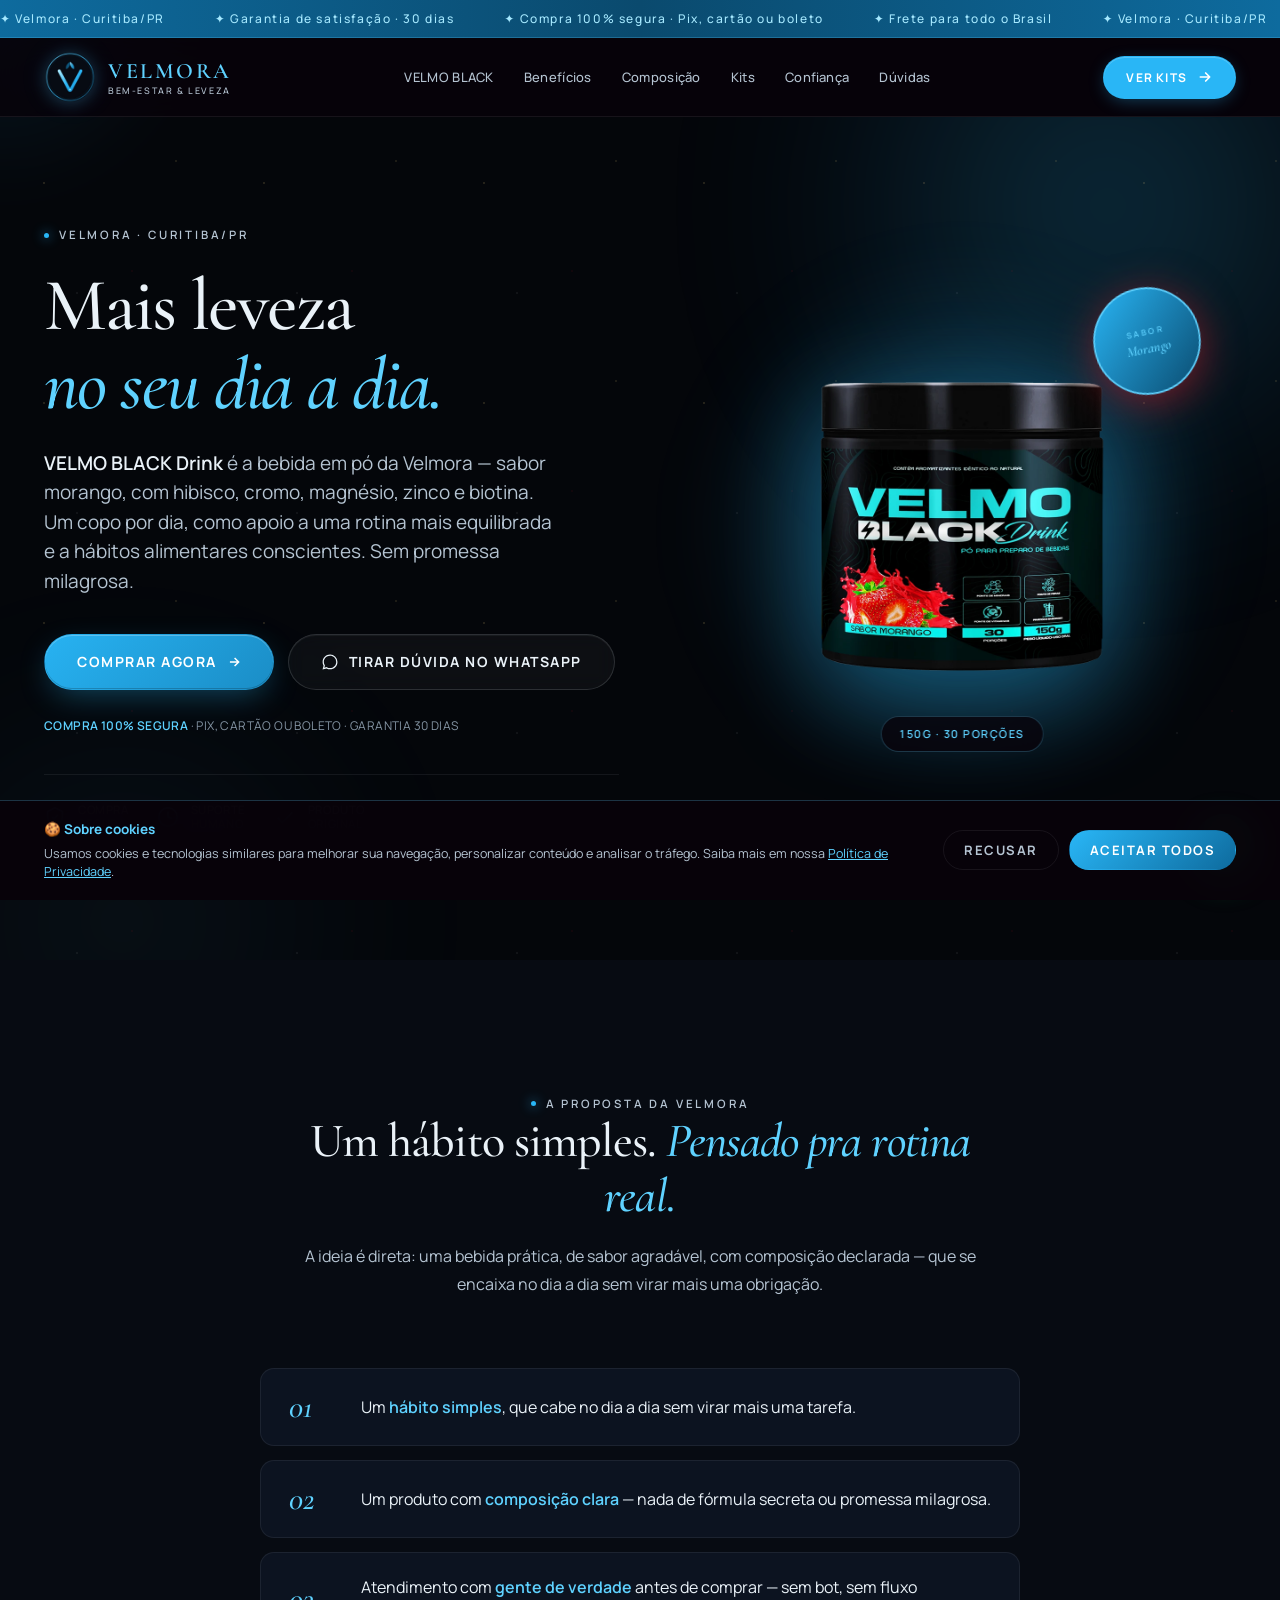
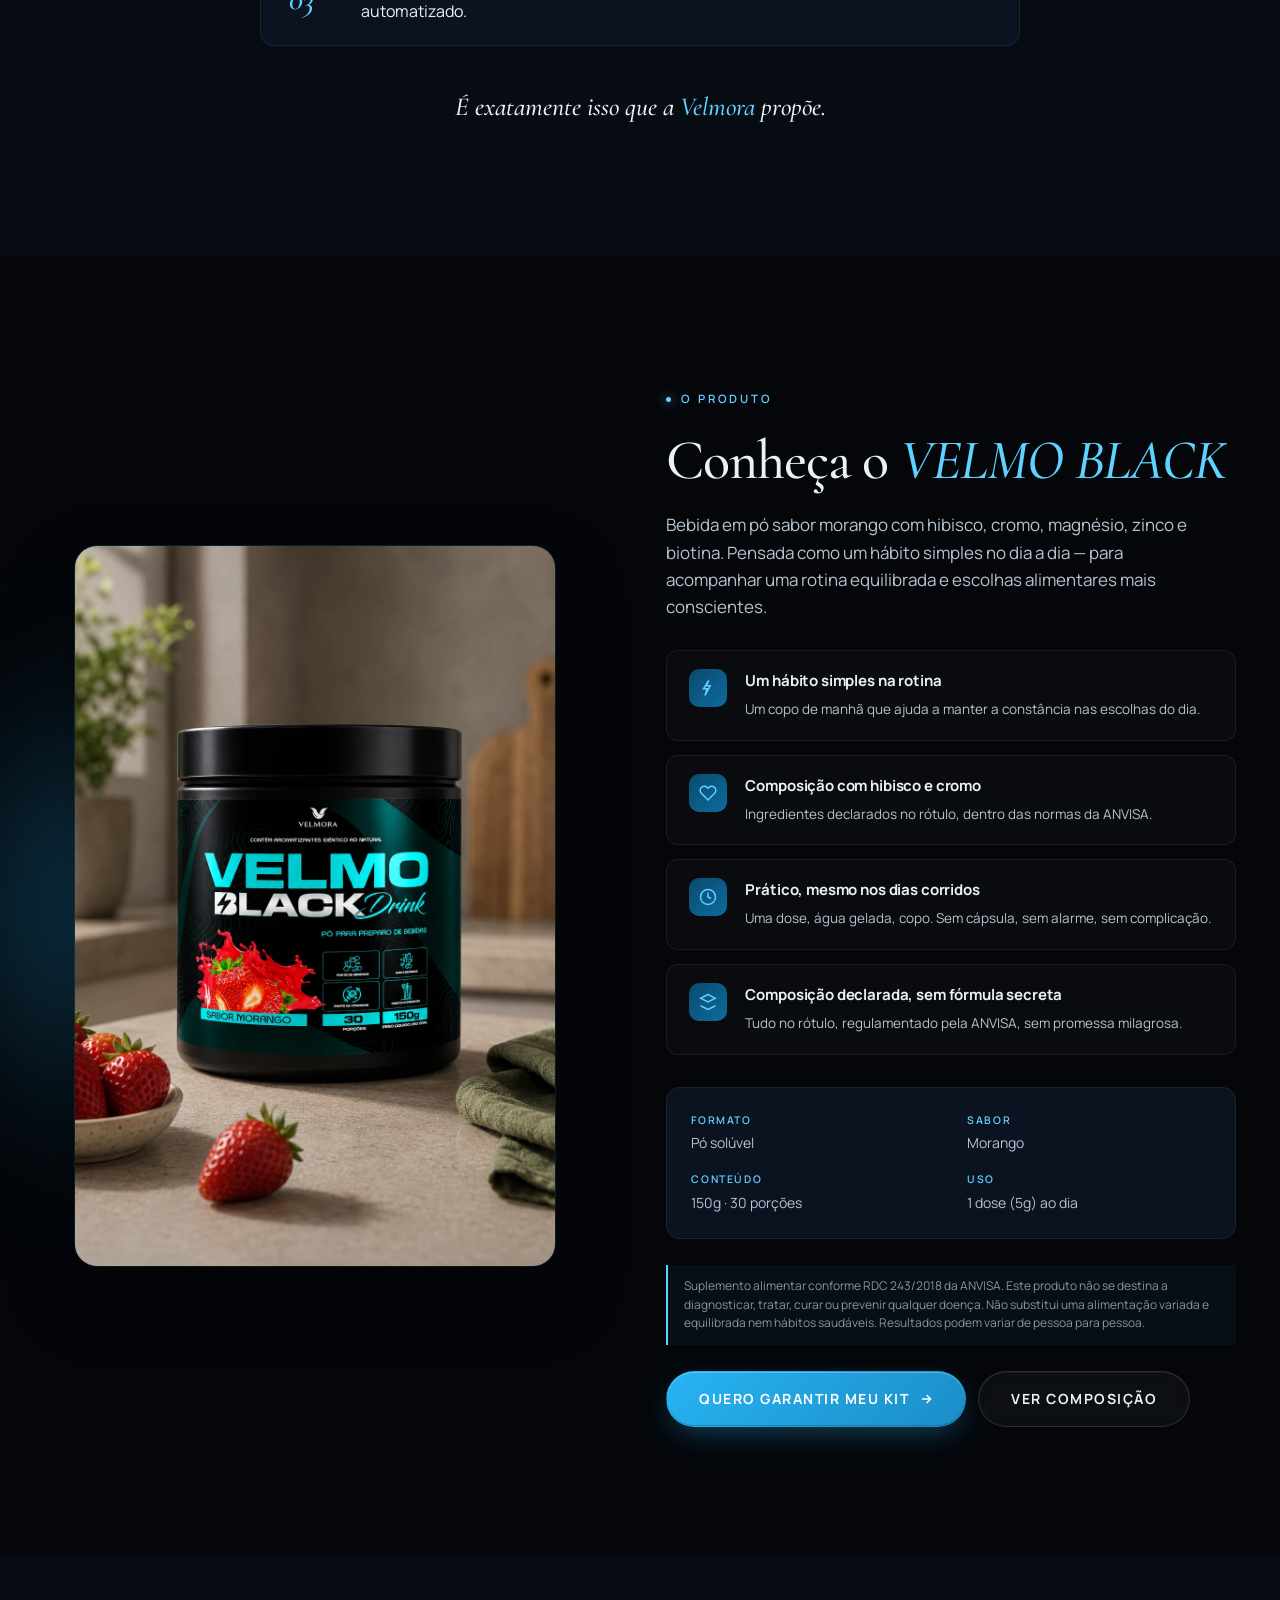
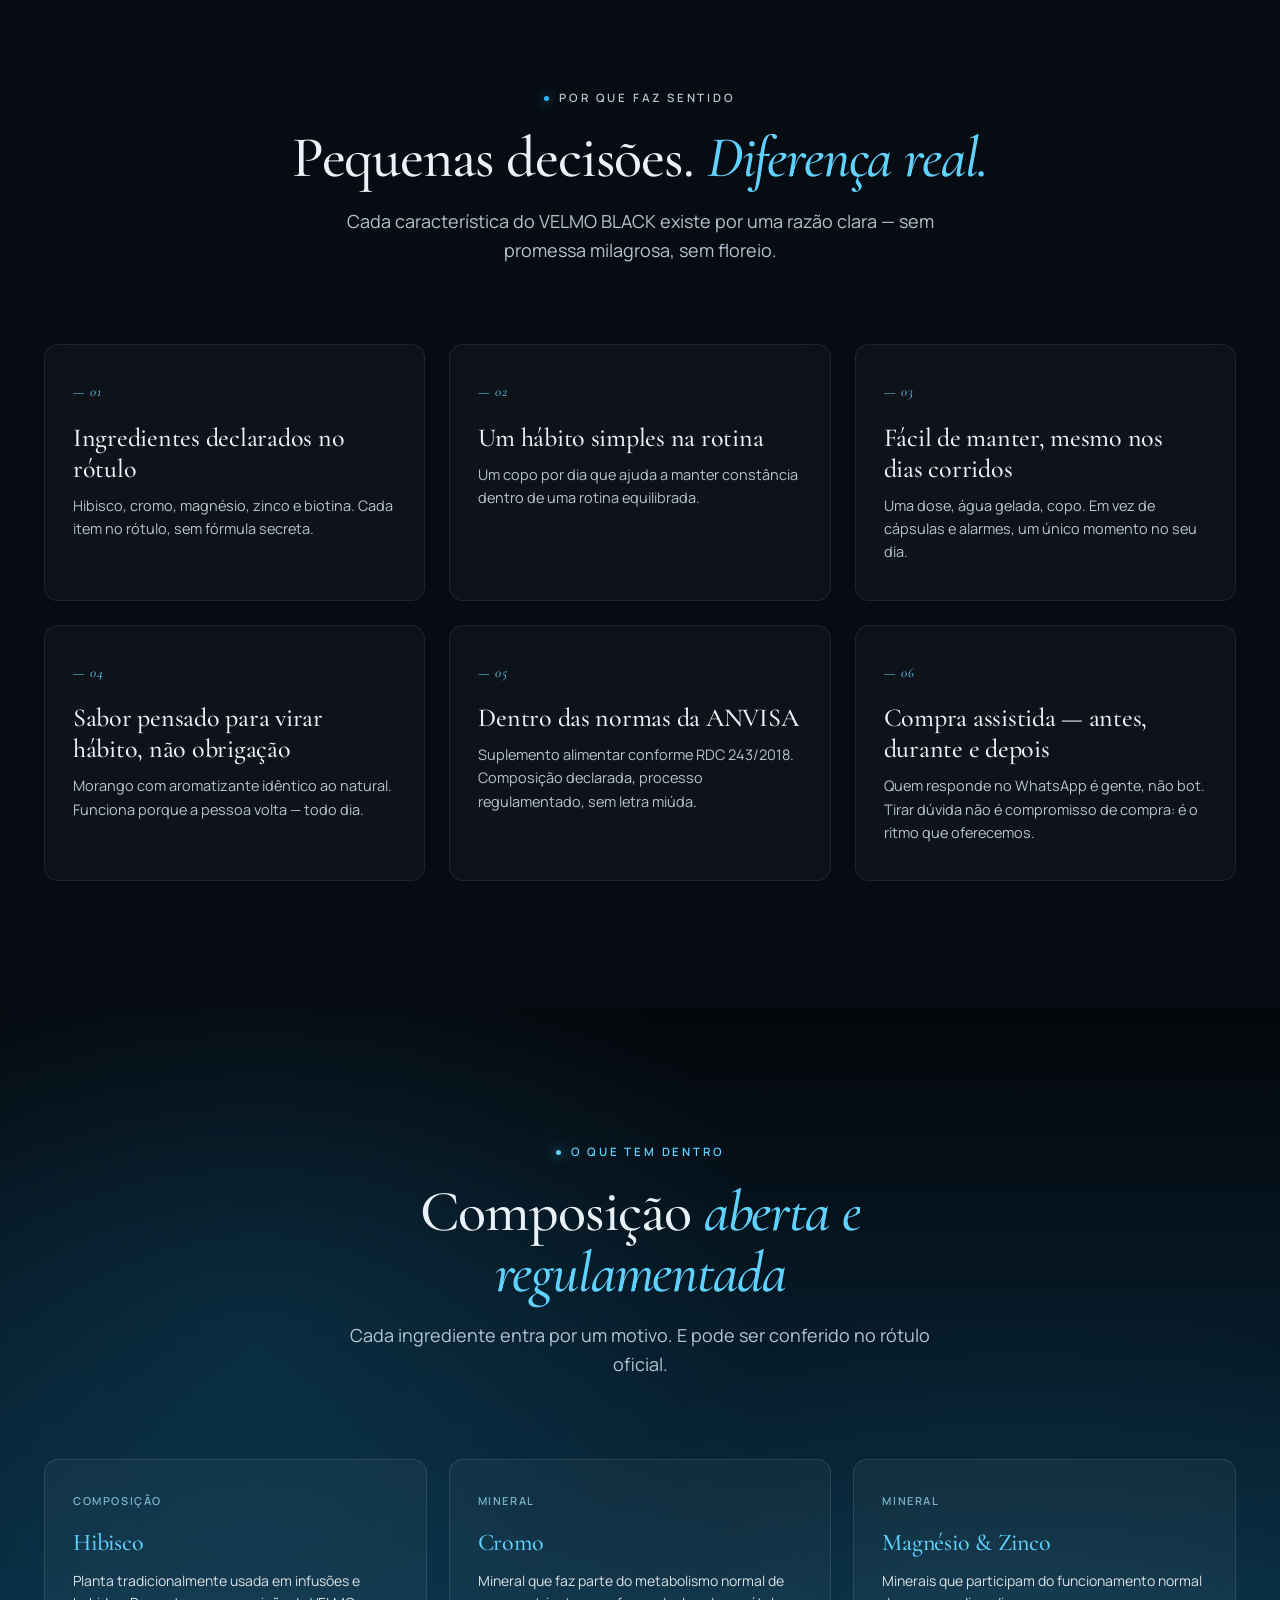
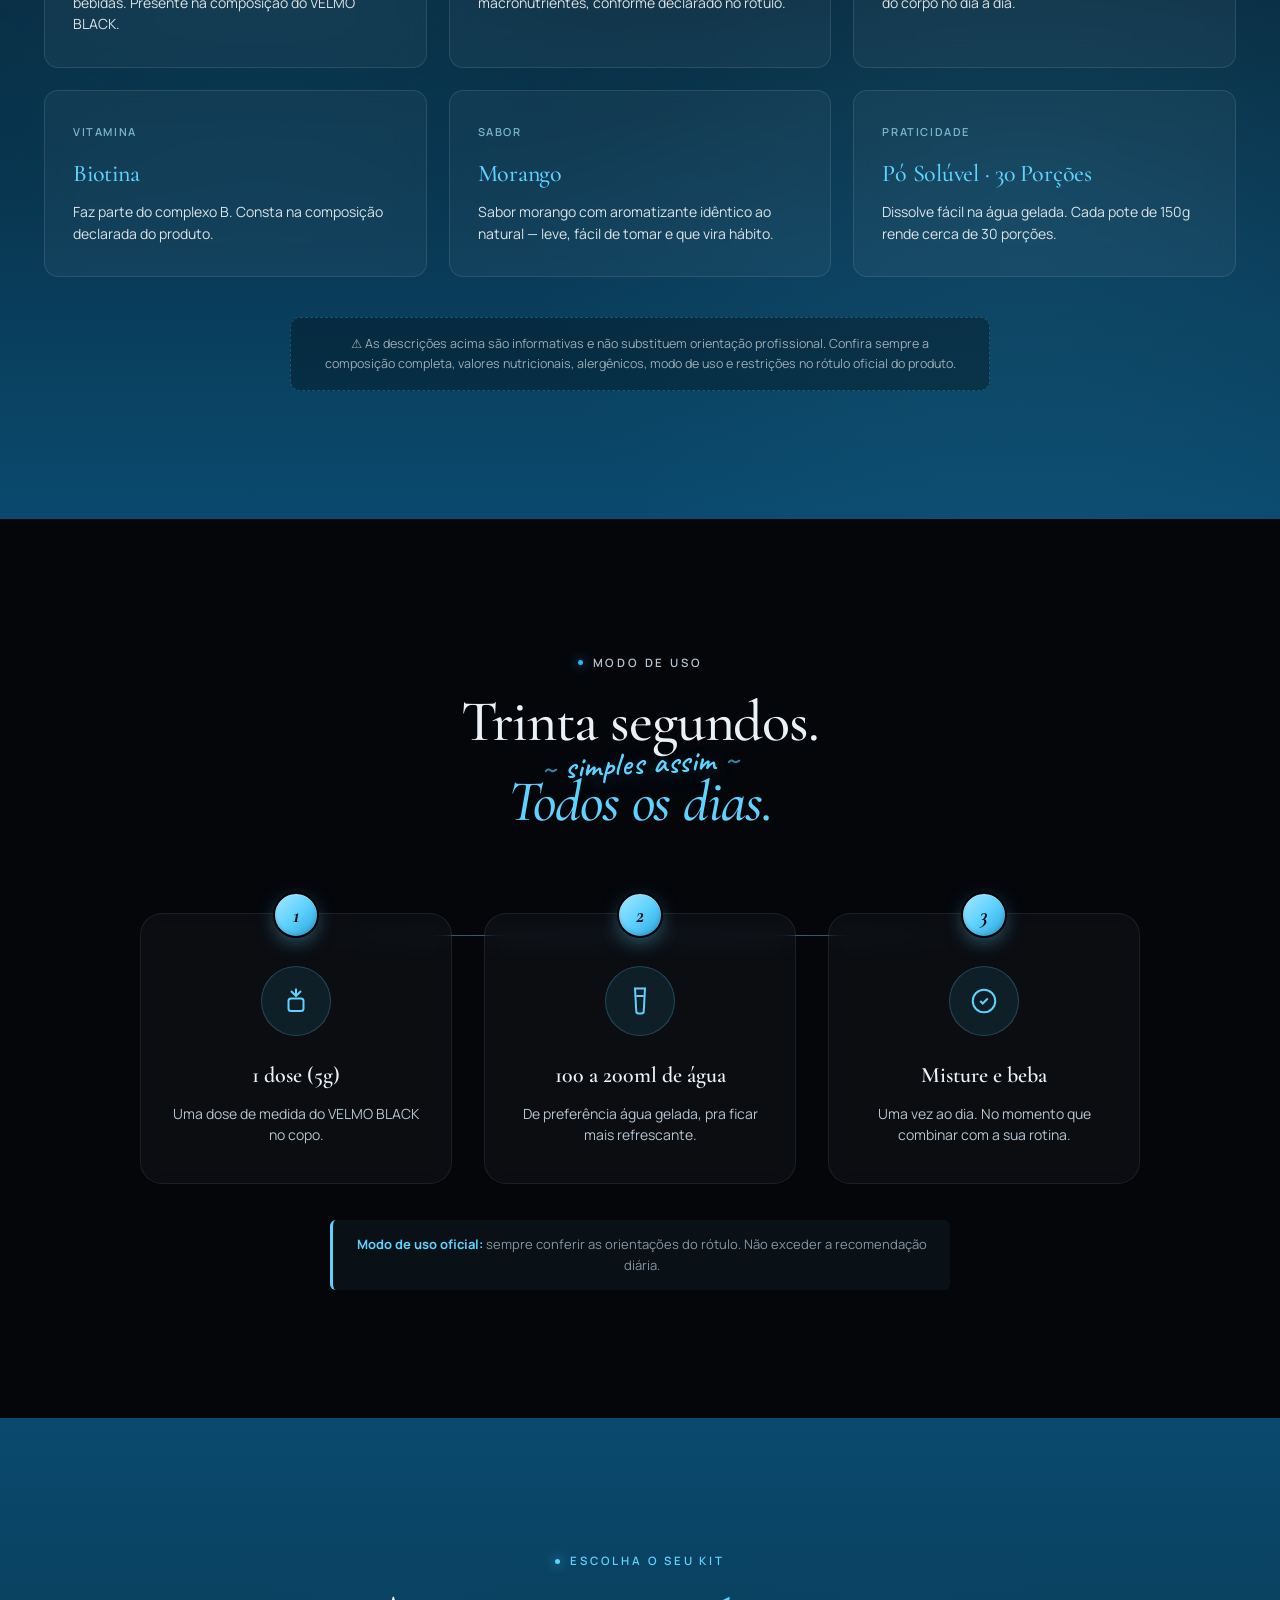
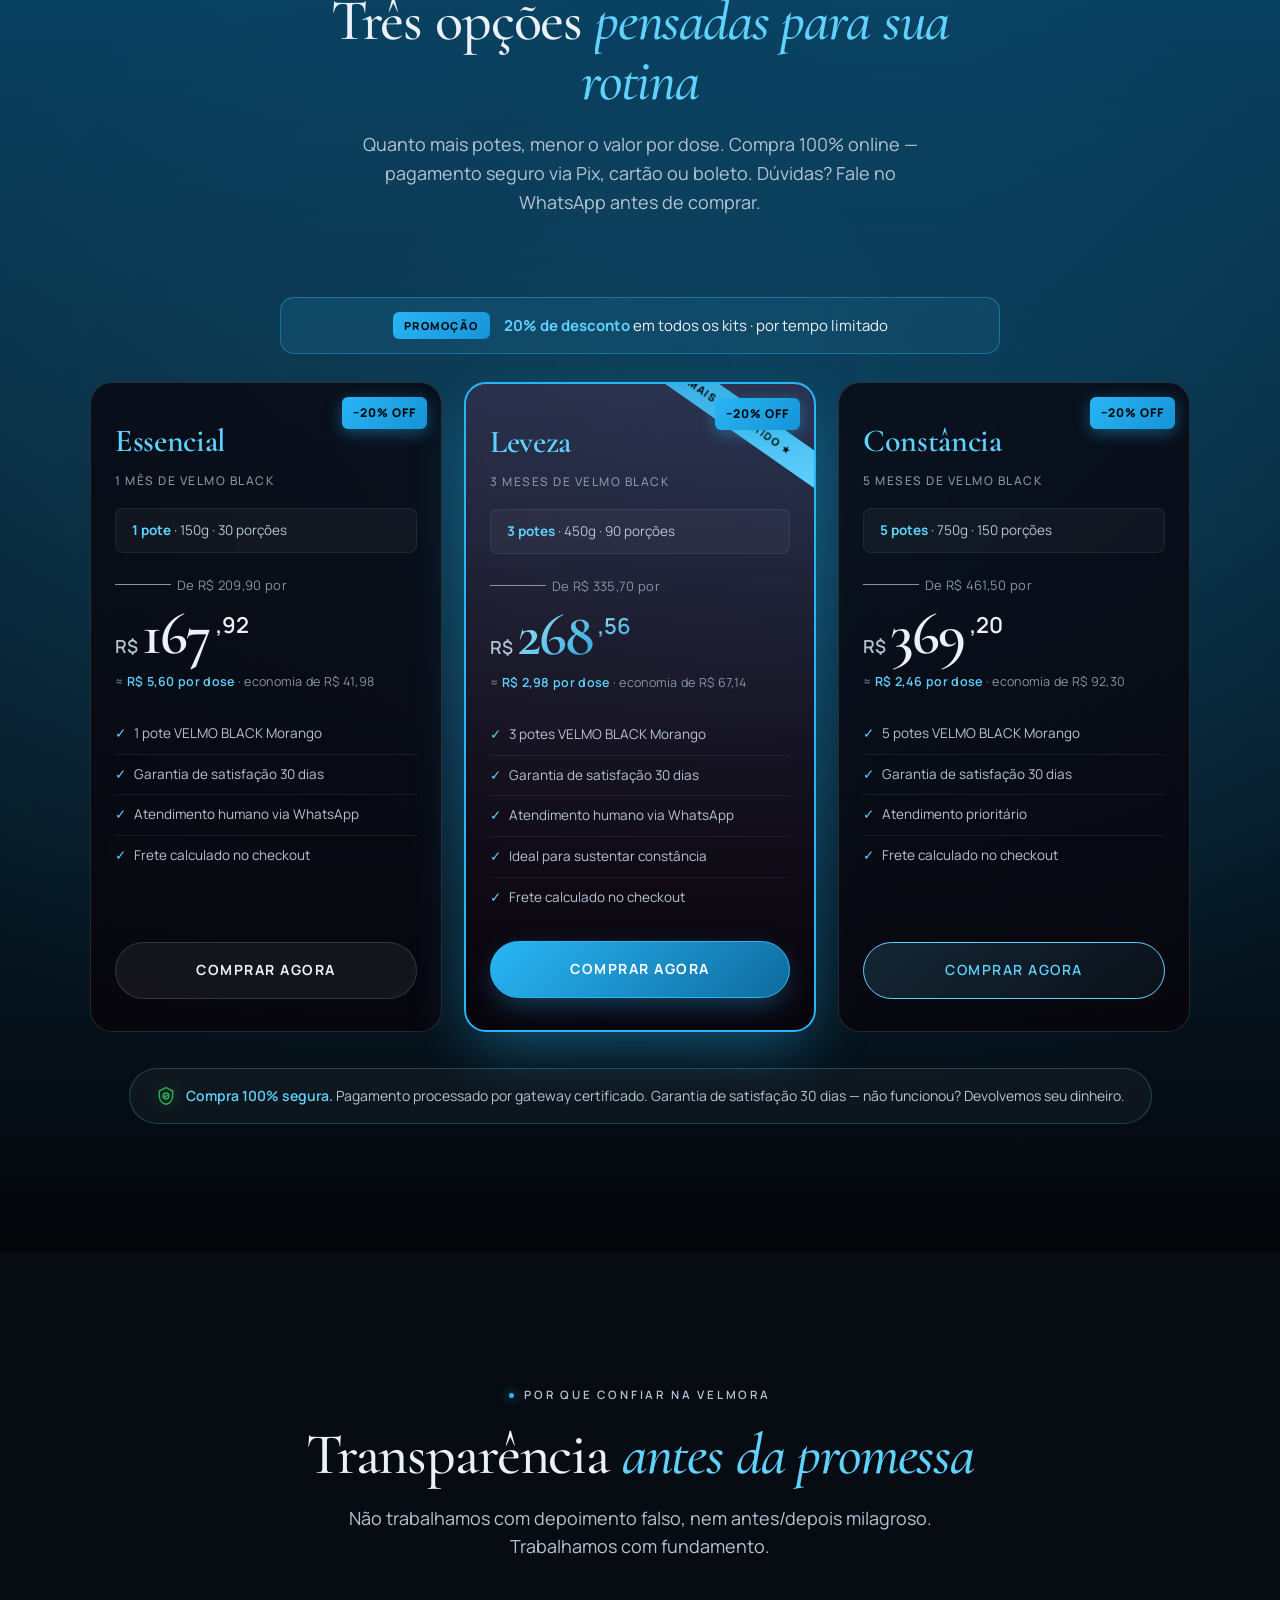
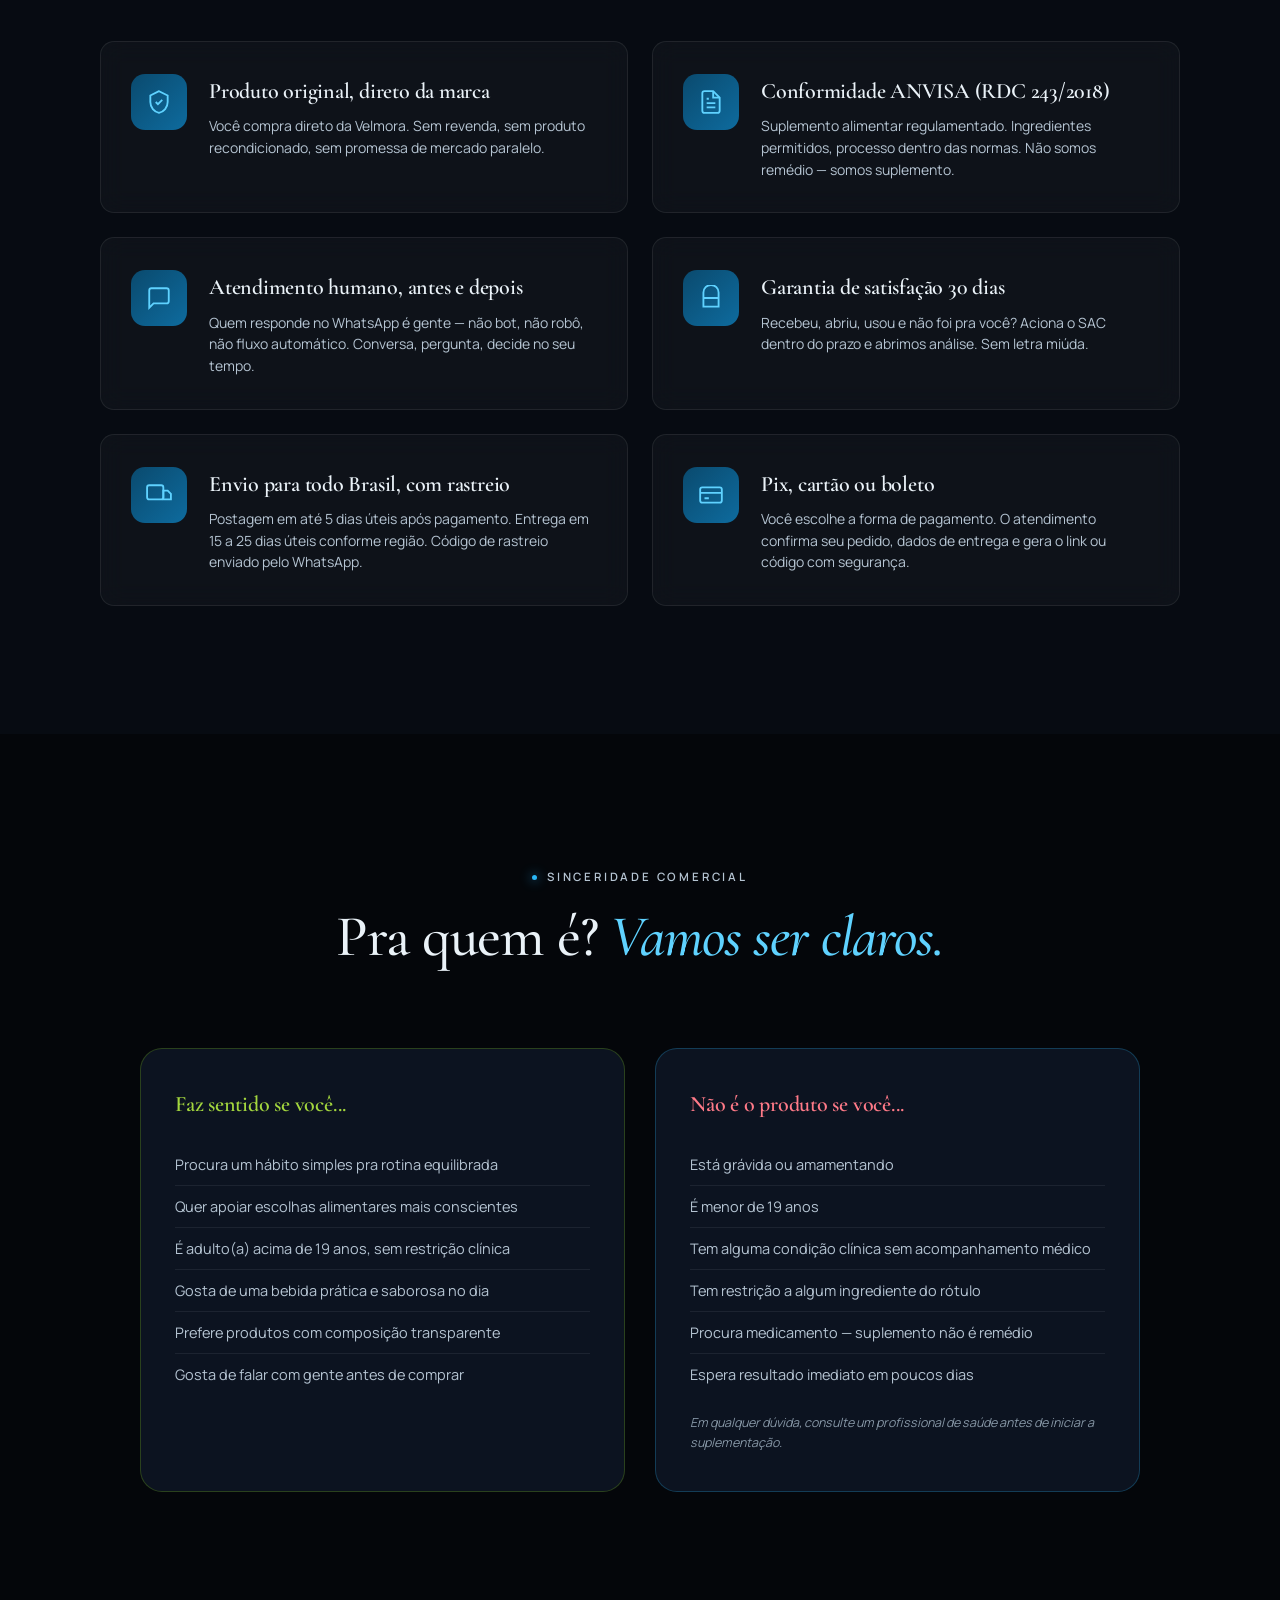
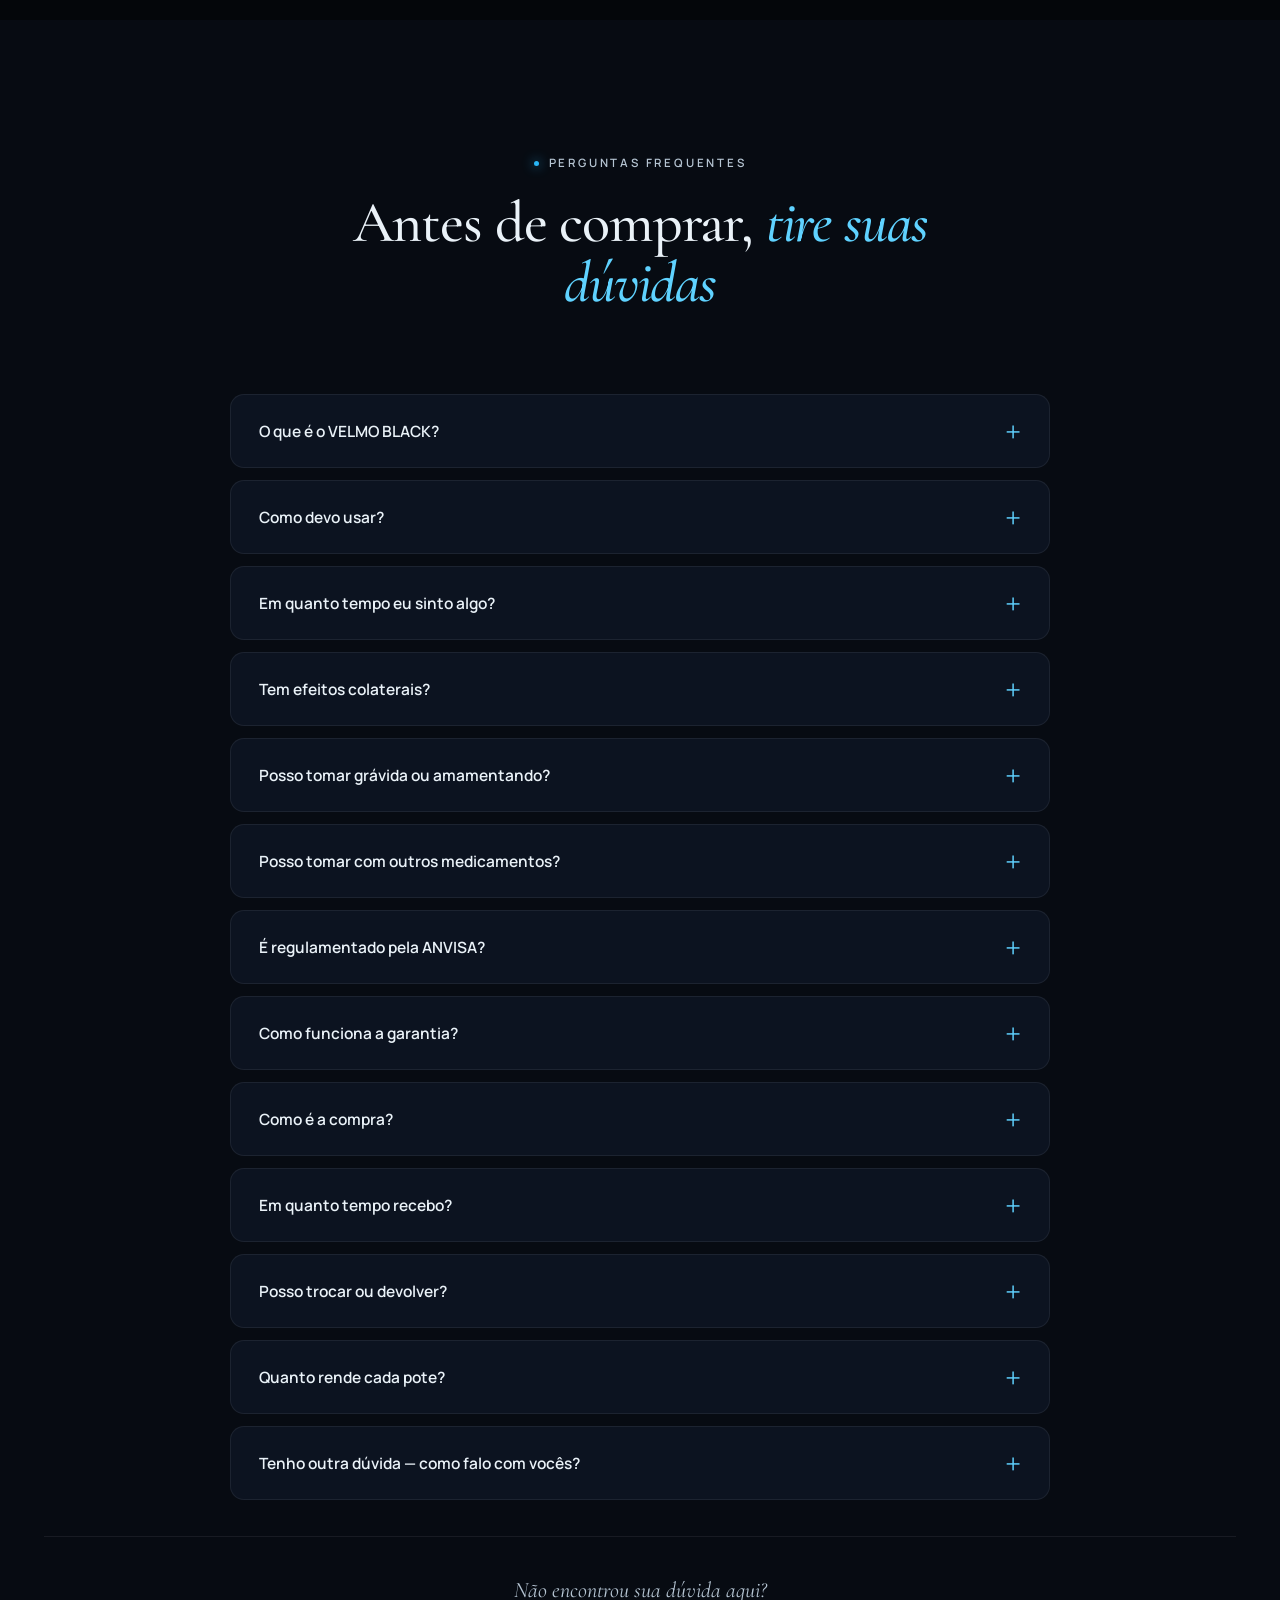
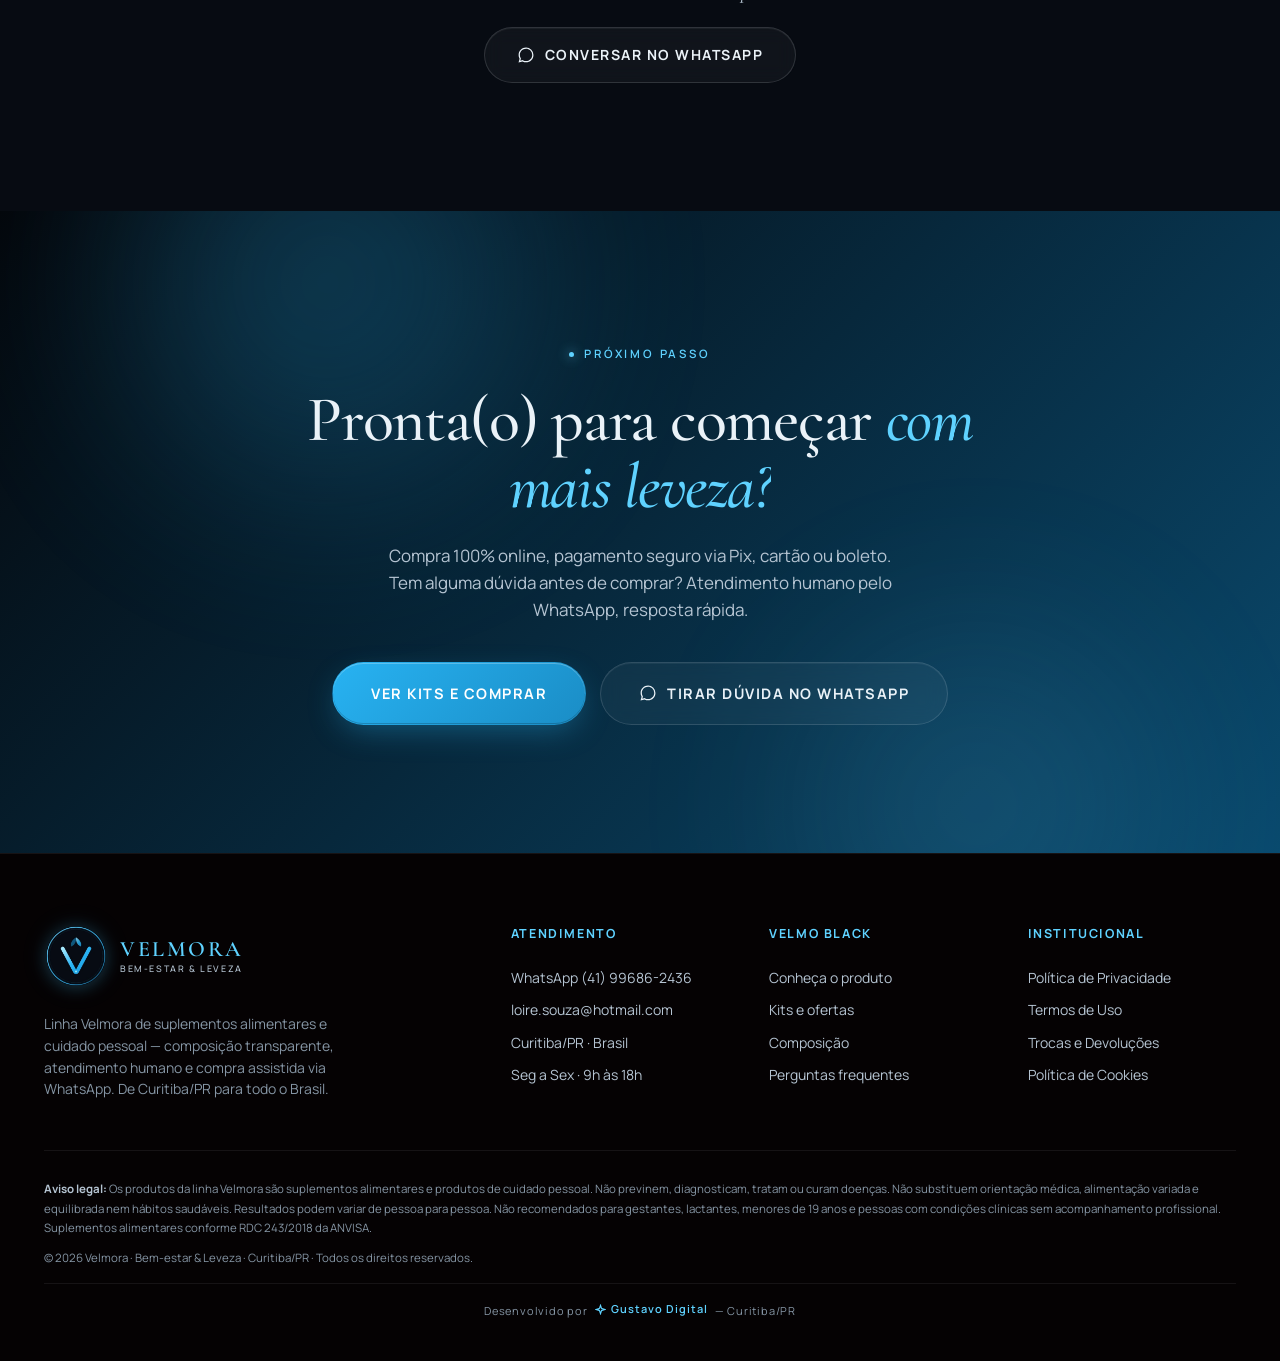
<file: index.html>
<!DOCTYPE html>
<html lang="pt-BR">
<head>
  <meta charset="UTF-8">
  <meta name="viewport" content="width=device-width, initial-scale=1.0, maximum-scale=5.0">
  <meta name="theme-color" content="#04060A">

  <!-- SEO -->
  <title>VELMO BLACK Drink · Velmora — Bebida em Pó sabor Morango | Curitiba/PR</title>
  <meta name="description" content="VELMO BLACK Drink é a bebida em pó da Velmora, sabor morango, com magnésio, zinco, cromo, biotina e hibisco. Um hábito simples pra rotina. Atendimento humano via WhatsApp.">
  <meta name="keywords" content="velmo black, velmo black drink, velmora, bebida em pó, hibisco, cromo, bem-estar, leveza, sabor morango">
  <meta name="author" content="Velmora">
  <meta name="robots" content="index, follow, max-image-preview:large">
  <link rel="canonical" href="https://velmora-saude.com.br/">

  <!-- OG -->
  <meta property="og:type" content="product">
  <meta property="og:title" content="VELMO BLACK Drink · Velmora — Bebida em Pó sabor Morango">
  <meta property="og:description" content="Bebida em pó sabor morango com hibisco, cromo, magnésio, zinco e biotina. Um hábito simples pro dia a dia. Atendimento humano via WhatsApp.">
  <meta property="og:url" content="https://velmora-saude.com.br/">
  <meta property="og:image" content="https://velmora-saude.com.br/og-image.jpg">
  <meta property="og:image:width" content="1200">
  <meta property="og:image:height" content="630">
  <meta property="og:locale" content="pt_BR">
  <meta property="og:site_name" content="Velmora">

  <meta name="twitter:card" content="summary_large_image">
  <meta name="twitter:title" content="VELMO BLACK Drink · Velmora — Bebida em Pó sabor Morango">
  <meta name="twitter:description" content="Um hábito simples pro seu dia a dia.">
  <meta name="twitter:image" content="https://velmora-saude.com.br/og-image.jpg">

  <meta name="facebook-domain-verification" content="COLOQUE_O_CODIGO_AQUI">
  <meta name="google-site-verification" content="J9J7uR7YeUkr-LNBY4JWYsL1-Uv0SEPREMOc30bFELQ">

  <!-- Favicon: WebP pra browsers modernos (mais leve), PNG fallback pra compatibilidade total. -->
  <link rel="icon" type="image/x-icon" href="favicon.ico">
  <link rel="icon" type="image/webp" sizes="16x16" href="favicon-16x16.webp">
  <link rel="icon" type="image/png" sizes="16x16" href="favicon-16x16.png">
  <link rel="icon" type="image/webp" sizes="32x32" href="favicon-32x32.webp">
  <link rel="icon" type="image/png" sizes="32x32" href="favicon-32x32.png">
  <link rel="icon" type="image/webp" sizes="48x48" href="favicon-48x48.webp">
  <link rel="icon" type="image/png" sizes="48x48" href="favicon-48x48.png">
  <link rel="icon" type="image/webp" sizes="96x96" href="favicon-96x96.webp">
  <link rel="icon" type="image/png" sizes="96x96" href="favicon-96x96.png">
  <link rel="icon" type="image/webp" sizes="192x192" href="favicon-192x192.webp">
  <link rel="icon" type="image/png" sizes="192x192" href="favicon-192x192.png">
  <link rel="icon" type="image/webp" sizes="512x512" href="favicon-512x512.webp">
  <link rel="icon" type="image/png" sizes="512x512" href="favicon-512x512.png">
  <link rel="apple-touch-icon" sizes="180x180" href="apple-touch-icon.png">
  <link rel="manifest" href="site.webmanifest">

  <link rel="preconnect" href="https://fonts.googleapis.com">
  <link rel="preconnect" href="https://fonts.gstatic.com" crossorigin>
  <link rel="stylesheet" href="https://fonts.googleapis.com/css2?family=Caveat:wght@500;600;700&family=Cormorant+Garamond:ital,wght@0,400;0,500;0,600;0,700;1,400;1,500&family=Manrope:wght@300;400;500;600;700;800&display=swap">

  <!-- Preload do pote (LCP da hero) — WebP pra navegadores modernos, evita atraso de paint -->
  <link rel="preload" as="image" href="quero-mais.webp" type="image/webp" fetchpriority="high">

  <!-- Schema.org -->
  <script type="application/ld+json">
  {
    "@context": "https://schema.org",
    "@type": "Organization",
    "name": "Velmora",
    "url": "https://velmora-saude.com.br/",
    "logo": "https://velmora-saude.com.br/logo-velmora.png",
    "description": "Velmora — bebidas em pó e suplementos para o bem-estar no dia a dia.",
    "address": {"@type": "PostalAddress", "addressLocality": "Curitiba", "addressRegion": "PR", "addressCountry": "BR"},
    "contactPoint": {"@type": "ContactPoint", "contactType": "customer service", "telephone": "+55-41-99686-2436", "areaServed": "BR", "availableLanguage": "Portuguese"},
    "sameAs": ["https://wa.me/5541996862436"]
  }
  </script>
  <script type="application/ld+json">
  {
    "@context": "https://schema.org",
    "@type": "Product",
    "name": "VELMO BLACK Drink — Pó para Preparo de Bebida",
    "image": "https://velmora-saude.com.br/quero-mais.webp",
    "description": "Bebida em pó sabor morango com hibisco, cromo, magnésio, zinco e biotina. Um hábito simples para a rotina, como apoio ao bem-estar.",
    "brand": {"@type": "Brand", "name": "Velmora"},
    "category": "Suplemento Alimentar",
    "offers": {
      "@type": "AggregateOffer",
      "priceCurrency": "BRL",
      "lowPrice": "167.92",
      "highPrice": "369.20",
      "offerCount": "3",
      "availability": "https://schema.org/InStock",
      "seller": {"@type": "Organization", "name": "Velmora"}
    }
  }
  </script>
  <script type="application/ld+json">
  {
    "@context": "https://schema.org",
    "@type": "FAQPage",
    "mainEntity": [
      {"@type": "Question", "name": "O que é o VELMO BLACK Drink?", "acceptedAnswer": {"@type": "Answer", "text": "É uma bebida em pó da Velmora, sabor morango, com hibisco, cromo, magnésio, zinco e biotina. Pensada como um hábito simples no dia a dia, dentro de uma rotina equilibrada. A composição completa está no rótulo."}},
      {"@type": "Question", "name": "Como devo usar?", "acceptedAnswer": {"@type": "Answer", "text": "Misture 1 dose (5g) em 100 a 200ml de água gelada. Pode tomar 1 vez ao dia, no momento que combinar com a sua rotina. Sempre conferir o rótulo."}},
      {"@type": "Question", "name": "Tem garantia?", "acceptedAnswer": {"@type": "Answer", "text": "Sim. Oferecemos garantia de satisfação de 30 dias junto ao SAC."}},
      {"@type": "Question", "name": "Quem pode tomar?", "acceptedAnswer": {"@type": "Answer", "text": "Adultos a partir de 19 anos. Não recomendado para gestantes, lactantes e pessoas com condições clínicas sem acompanhamento profissional."}},
      {"@type": "Question", "name": "É regulamentado?", "acceptedAnswer": {"@type": "Answer", "text": "O VELMO BLACK Drink segue as normas da ANVISA para suplementos alimentares (RDC 243/2018)."}}
    ]
  }
  </script>

  <!-- Meta Pixel -->
  <script>
  !function(f,b,e,v,n,t,s){if(f.fbq)return;n=f.fbq=function(){n.callMethod?n.callMethod.apply(n,arguments):n.queue.push(arguments)};if(!f._fbq)f._fbq=n;n.push=n;n.loaded=!0;n.version='2.0';n.queue=[];t=b.createElement(e);t.async=!0;t.src=v;s=b.getElementsByTagName(e)[0];s.parentNode.insertBefore(t,s)}(window,document,'script','https://connect.facebook.net/en_US/fbevents.js');
  fbq('init', '963813196296646');
  fbq('track', 'PageView');
  </script>
  <noscript><img height="1" width="1" style="display:none" alt="" src="https://www.facebook.com/tr?id=963813196296646&ev=PageView&noscript=1"/></noscript>

  <!-- GA4 -->
  <script async src="https://www.googletagmanager.com/gtag/js?id=G-DDR2G55C8K"></script>
  <script>
    window.dataLayer = window.dataLayer || [];
    function gtag(){dataLayer.push(arguments);}
    gtag('js', new Date());
    gtag('config', 'G-DDR2G55C8K');
  </script>

<style>
/* ============================================================
   VELMORA · VELMO BLACK — Landing v3
   Premium dark editorial · foco no VELMO BLACK
   ============================================================ */

*, *::before, *::after { box-sizing: border-box; }
* { margin: 0; padding: 0; }
html {
  scroll-behavior: smooth;
  -webkit-text-size-adjust: 100%;
}
body {
  font-family: 'Manrope', system-ui, -apple-system, sans-serif;
  font-weight: 400;
  line-height: 1.6;
  color: var(--text);
  background: var(--bg);
  overflow-x: hidden;
  -webkit-font-smoothing: antialiased;
  -moz-osx-font-smoothing: grayscale;
  font-feature-settings: 'kern' 1, 'liga' 1;
}

/* Tipografia editorial — respiro nos parágrafos */
.hero__sub,
.connect__intro p,
.connect-line__text,
.spotlight__lead,
.benefit-card p,
.ingredient__desc,
.step p,
.kit__feats li,
.trust-card p,
.audience-col ul li,
.faq-item__body,
.final-cta p,
.section-sub {
  line-height: 1.75;
}
img, svg { max-width: 100%; display: block; }
a { color: inherit; text-decoration: none; transition: color .25s ease; }
button { background: none; border: none; cursor: pointer; font-family: inherit; }
ul { list-style: none; }
em { font-style: italic; }

:root {
  /* VELMO BLACK — preto profundo com leve viés azul */
  --bg: #04060A;
  --bg-soft: #070B12;
  --bg-card: #0C1320;
  --bg-card-hover: #111A2B;
  --bg-elevated: #0E1828;

  /* AZUL NEON (substitui os vermelhos) — mantém nomes p/ não quebrar refs */
  --red-deep: #0A4A6E;
  --red-blood: #0E6B9E;
  --red-ruby: #1593D6;
  --red-bright: #29B6F6;
  --red-glow: rgba(41, 182, 246, 0.40);
  --red-shadow: rgba(21, 147, 214, 0.18);
  --red-shadow-strong: rgba(21, 147, 214, 0.30);

  /* AZUL CLARO/CIANO (substitui o dourado) */
  --gold: #5FD2FF;
  --gold-deep: #2BA3DB;
  --gold-light: #A6E9FF;

  /* Texto — branco neutro frio */
  --text: #EAF2F8;
  --text-soft: #B5C4D2;
  --text-muted: #8595A4;
  --text-faint: #4A5664;

  --line: rgba(234, 242, 248, 0.07);
  --line-strong: rgba(234, 242, 248, 0.14);
  --line-gold: rgba(95, 210, 255, 0.24);

  --wa: #25D366;
  --wa-dark: #128C7E;

  --font-serif: 'Cormorant Garamond', 'Times New Roman', serif;
  --font-sans: 'Manrope', system-ui, sans-serif;
  --font-hand: 'Caveat', cursive;

  --container: 1240px;
  --container-narrow: 1080px;
  --section-py: clamp(80px, 10vw, 140px);

  --r-sm: 8px;
  --r-md: 14px;
  --r-lg: 22px;
  --r-xl: 30px;

  --shadow-soft: 0 10px 40px rgba(0,0,0,0.4);
  --shadow-strong: 0 30px 80px -20px rgba(0,0,0,0.7);
  --shadow-red: 0 20px 60px -10px var(--red-shadow);
  --shadow-red-strong: 0 24px 60px -8px var(--red-shadow-strong);
  --shadow-gold: 0 10px 40px -8px rgba(95, 210, 255, 0.25);
}

.container {
  width: 100%;
  max-width: var(--container);
  margin: 0 auto;
  padding: 0 24px;
}
.container--narrow {
  max-width: var(--container-narrow);
}

::selection { background: var(--red-ruby); color: #fff; }
::-webkit-scrollbar { width: 10px; height: 10px; }
::-webkit-scrollbar-track { background: var(--bg); }
::-webkit-scrollbar-thumb { background: var(--red-deep); border-radius: 10px; }
::-webkit-scrollbar-thumb:hover { background: var(--red-ruby); }

.reveal {
  opacity: 0;
  transform: translateY(28px);
  transition: opacity .9s cubic-bezier(.16,.84,.44,1), transform .9s cubic-bezier(.16,.84,.44,1);
}
.reveal.is-visible { opacity: 1; transform: none; }

@media (prefers-reduced-motion: reduce) {
  *, *::before, *::after { animation-duration: .01ms !important; transition-duration: .01ms !important; }
  .reveal { opacity: 1; transform: none; }
}

/* === EYEBROW === */
.eyebrow {
  display: inline-flex;
  align-items: center;
  gap: 10px;
  font-family: var(--font-sans);
  font-size: 11.5px;
  font-weight: 600;
  letter-spacing: 2.8px;
  text-transform: uppercase;
  color: var(--text-soft);
}
.eyebrow--center { justify-content: center; }
.eyebrow--gold { color: var(--gold); }
.eyebrow__dot {
  width: 5px; height: 5px;
  border-radius: 50%;
  background: var(--red-bright);
  box-shadow: 0 0 12px var(--red-bright);
  animation: dotPulse 2.4s ease-in-out infinite;
}
.eyebrow--gold .eyebrow__dot { background: var(--gold); box-shadow: 0 0 12px var(--gold); }
@keyframes dotPulse {
  0%, 100% { opacity: 1; transform: scale(1); }
  50% { opacity: .5; transform: scale(1.3); }
}

/* === SECTION HEAD === */
.section-head {
  text-align: center;
  max-width: 720px;
  margin: 0 auto clamp(48px, 7vw, 80px);
}
.section-head .eyebrow { margin-bottom: 20px; }
.section-title {
  font-family: var(--font-serif);
  font-size: clamp(34px, 5vw, 58px);
  line-height: 1.05;
  font-weight: 500;
  letter-spacing: -0.02em;
  color: var(--text);
  margin-bottom: 18px;
}
.section-title em {
  font-style: italic;
  color: var(--red-bright);
  background: linear-gradient(135deg, #5FD2FF 0%, var(--gold) 100%);
  -webkit-background-clip: text;
  background-clip: text;
  -webkit-text-fill-color: transparent;
}

/* Handwriting overlay (humanização autoral) */
.section-title--with-script {
  position: relative;
}
.script-overlay {
  display: block;
  font-family: var(--font-hand);
  font-weight: 600;
  font-size: 0.55em;
  font-style: normal;
  color: var(--gold);
  letter-spacing: 0.02em;
  transform: rotate(-3deg);
  margin: -0.15em 0 -0.25em;
  text-shadow: 0 4px 20px rgba(95, 210, 255, 0.25);
  -webkit-text-fill-color: var(--gold);
  background: none;
  position: relative;
  z-index: 2;
  line-height: 1;
  text-align: center;
}
.script-overlay::before {
  content: '~ ';
  opacity: 0.6;
}
.script-overlay::after {
  content: ' ~';
  opacity: 0.6;
}
.section-sub {
  font-size: clamp(15.5px, 1.8vw, 18px);
  color: var(--text-soft);
  max-width: 600px;
  margin: 0 auto;
  line-height: 1.6;
}

/* === BUTTONS === */
.btn {
  display: inline-flex;
  align-items: center;
  justify-content: center;
  gap: 10px;
  padding: 16px 32px;
  font-family: var(--font-sans);
  font-size: 14px;
  font-weight: 700;
  letter-spacing: 1.5px;
  text-transform: uppercase;
  border-radius: 100px;
  cursor: pointer;
  transition: transform .5s cubic-bezier(.4,0,.2,1), border-color .5s ease, background .5s ease, color .5s ease;
  text-decoration: none;
  white-space: nowrap;
  border: 1.5px solid transparent;
  position: relative;
  overflow: hidden;
}
.btn--primary {
  background: linear-gradient(135deg, var(--red-bright) 0%, var(--red-blood) 100%);
  background-size: 200% 200%;
  background-position: 0% 50%;
  color: #fff;
  box-shadow:
    0 10px 32px -8px var(--red-glow),
    inset 0 1px 0 rgba(255, 255, 255, 0.25),
    inset 0 -1px 0 rgba(0, 0, 0, 0.2);
}
.btn--primary:hover {
  background-position: 100% 50%;
  transform: translateY(-2px);
  box-shadow:
    0 16px 44px -6px var(--red-glow),
    inset 0 1px 0 rgba(255, 255, 255, 0.3),
    inset 0 -1px 0 rgba(0, 0, 0, 0.2);
}

.btn--ghost {
  background: rgba(255, 255, 255, 0.04);
  color: var(--text);
  border-color: var(--line-strong);
  backdrop-filter: blur(10px);
  -webkit-backdrop-filter: blur(10px);
  box-shadow: inset 0 1px 0 rgba(255, 255, 255, 0.05);
}
.btn--ghost:hover {
  background: rgba(255, 255, 255, 0.08);
  border-color: var(--gold);
  color: var(--gold);
  transform: translateY(-2px);
  box-shadow:
    inset 0 1px 0 rgba(95, 210, 255, 0.1),
    0 8px 24px -6px rgba(95, 210, 255, 0.15);
}

.btn--header {
  padding: 11px 22px;
  font-size: 12px;
  letter-spacing: 1.2px;
  background: var(--red-bright);
  color: #fff;
  box-shadow:
    0 4px 18px -4px var(--red-glow),
    inset 0 1px 0 rgba(255, 255, 255, 0.2);
}
.btn--header:hover {
  background: var(--gold);
  color: var(--bg);
  transform: translateY(-1px);
}

.btn--lg {
  padding: 19px 38px;
  font-size: 14.5px;
}

.btn--block { width: 100%; }

/* === TOPBAR === */
.topbar {
  background: linear-gradient(90deg, var(--red-blood) 0%, var(--red-deep) 50%, var(--red-blood) 100%);
  color: var(--gold-light);
  font-size: 12px;
  font-weight: 500;
  letter-spacing: 1.6px;
  padding: 9px 0;
  overflow: hidden;
  border-bottom: 1px solid var(--line-gold);
  position: relative;
  z-index: 100;
}
.topbar__track {
  display: flex;
  gap: 50px;
  white-space: nowrap;
  animation: topbarScroll 28s linear infinite;
  will-change: transform;
}
.topbar__item { flex-shrink: 0; }
@keyframes topbarScroll {
  0% { transform: translateX(0); }
  100% { transform: translateX(-50%); }
}

/* === HEADER === */
.header {
  position: sticky;
  top: 0;
  z-index: 90;
  background: rgba(8, 3, 10, 0.85);
  backdrop-filter: blur(22px) saturate(160%);
  -webkit-backdrop-filter: blur(22px) saturate(160%);
  border-bottom: 1px solid var(--line);
  transition: transform .35s ease, box-shadow .35s ease;
}
.header.scrolled {
  background: rgba(8, 3, 10, 0.96);
  box-shadow: 0 1px 0 var(--line-strong), 0 8px 30px rgba(0,0,0,.4);
}
.header.hidden { transform: translateY(-100%); }
.header__inner {
  display: flex;
  align-items: center;
  justify-content: space-between;
  gap: 30px;
  height: 78px;
}

.logo {
  display: inline-flex;
  align-items: center;
  gap: 12px;
  color: var(--gold);
  flex-shrink: 0;
}

/* === LOGO MARK — versão PNG da logo Velmora real === */
.logo__mark {
  width: 52px;
  height: 52px;
  display: flex;
  align-items: center;
  justify-content: center;
  flex-shrink: 0;
  position: relative;
  /* Glow dourado sutil ao redor da logo no header dark */
  filter: drop-shadow(0 2px 8px rgba(95, 210, 255, 0.18))
          drop-shadow(0 0 12px rgba(41, 182, 246, 0.12));
  transition: transform .4s cubic-bezier(.16,.84,.44,1), filter .4s ease;
}
.logo:hover .logo__mark {
  transform: scale(1.05) rotate(-2deg);
  filter: drop-shadow(0 4px 12px rgba(95, 210, 255, 0.28))
          drop-shadow(0 0 16px rgba(41, 182, 246, 0.18));
}
.logo__mark picture {
  width: 100%;
  height: 100%;
  display: block;
}
.logo__mark img {
  width: 100%;
  height: 100%;
  object-fit: contain;
  display: block;
}
.logo__text { display: flex; flex-direction: column; line-height: 1; }
.logo__name {
  font-family: var(--font-serif);
  font-size: 22px;
  font-weight: 600;
  letter-spacing: 2.5px;
  color: var(--gold);
}
.logo__tag {
  font-size: 9px;
  font-weight: 500;
  letter-spacing: 1.6px;
  text-transform: uppercase;
  color: var(--text-soft);
  margin-top: 4px;
}

.nav {
  display: flex;
  gap: 30px;
}
.nav a {
  font-size: 13px;
  font-weight: 500;
  letter-spacing: 0.3px;
  color: var(--text-soft);
  position: relative;
  padding: 4px 0;
}
.nav a::after {
  content: '';
  position: absolute;
  bottom: 0; left: 0;
  width: 0; height: 1.5px;
  background: linear-gradient(90deg, var(--gold), var(--red-bright));
  transition: width .3s ease;
}
.nav a:hover { color: var(--gold); }
.nav a:hover::after { width: 100%; }

/* CTA dentro do menu — só aparece no mobile (.nav.open) */
.nav__cta { display: none; }
.nav__eyebrow,
.nav__signature { display: none; }

.burger {
  display: none;
  width: 44px;
  height: 44px;
  position: relative;
  z-index: 100;
  border: 1px solid var(--line);
  border-radius: 50%;
  background: rgba(95, 210, 255, .04);
  transition: border-color .3s ease, background .3s ease;
  flex-shrink: 0;
  cursor: pointer;
  padding: 0;
  appearance: none;
  -webkit-appearance: none;
}
.burger:hover,
.burger[aria-expanded="true"] {
  border-color: var(--gold);
  background: rgba(95, 210, 255, .08);
}
.burger__svg {
  width: 22px;
  height: 22px;
  display: block;
  margin: 0 auto;
  pointer-events: none;
}
.burger__svg-line {
  stroke: var(--gold);
  stroke-width: 1.6;
  stroke-linecap: round;
  fill: none;
  transition: transform .35s cubic-bezier(.16,.84,.44,1), opacity .2s ease;
  transform-origin: 11px 11px;
}
/* Estado FECHADO: 3 linhas horizontais paralelas */
.burger__svg-line:nth-child(1) { transform: translateY(-5px); }
.burger__svg-line:nth-child(2) { transform: translateY(0); }
.burger__svg-line:nth-child(3) { transform: translateY(5px); }
/* Estado ABERTO: vira X (linhas 1 e 3 cruzam, linha 2 some) */
.burger[aria-expanded="true"] .burger__svg-line:nth-child(1) {
  transform: rotate(45deg);
}
.burger[aria-expanded="true"] .burger__svg-line:nth-child(2) {
  opacity: 0;
}
.burger[aria-expanded="true"] .burger__svg-line:nth-child(3) {
  transform: rotate(-45deg);
}

/* === HERO — editorial === */
.hero {
  position: relative;
  padding: clamp(60px, 8vw, 110px) 0 clamp(80px, 10vw, 140px);
  overflow: hidden;
  background: var(--bg);
}
.hero__bg {
  position: absolute;
  inset: 0;
  pointer-events: none;
  z-index: 0;
}
.hero__glow {
  position: absolute;
  border-radius: 50%;
  filter: blur(120px);
}
.hero__glow--1 {
  top: -25%; right: -10%;
  width: 600px; height: 600px;
  background: radial-gradient(circle, var(--red-bright) 0%, transparent 70%);
  opacity: .32;
  animation: floatGlow 18s ease-in-out infinite;
}
.hero__glow--2 {
  bottom: -25%; left: -10%;
  width: 500px; height: 500px;
  background: radial-gradient(circle, var(--gold) 0%, transparent 70%);
  opacity: .1;
  animation: floatGlow 22s ease-in-out infinite reverse;
}
@keyframes floatGlow {
  0%, 100% { transform: translate(0,0) scale(1); }
  50% { transform: translate(40px, 30px) scale(1.1); }
}
.hero__sparks {
  position: absolute;
  inset: 0;
  background-image:
    radial-gradient(1.5px 1.5px at 20% 30%, rgba(232,199,126,.5), transparent),
    radial-gradient(1px 1px at 60% 70%, rgba(225,29,44,.4), transparent),
    radial-gradient(1.5px 1.5px at 80% 20%, rgba(232,199,126,.4), transparent),
    radial-gradient(1px 1px at 35% 80%, rgba(255,255,255,.35), transparent);
  background-size: 220px 220px;
  opacity: .55;
  animation: sparksFloat 32s linear infinite;
}
@keyframes sparksFloat {
  0% { background-position: 0 0; }
  100% { background-position: 220px 220px; }
}

.hero__inner {
  position: relative;
  z-index: 1;
  display: grid;
  grid-template-columns: 1.05fr 1fr;
  gap: 70px;
  align-items: center;
}

.hero__copy { max-width: 600px; }
.hero__copy .eyebrow { margin-bottom: 24px; }

.hero__title {
  font-family: var(--font-serif);
  font-size: clamp(40px, 5.8vw, 76px);
  line-height: 1;
  font-weight: 500;
  letter-spacing: -0.025em;
  color: var(--text);
  margin-bottom: 28px;
}
.hero__title em {
  font-style: italic;
  background: linear-gradient(135deg, #5FD2FF 0%, var(--gold) 90%);
  -webkit-background-clip: text;
  background-clip: text;
  -webkit-text-fill-color: transparent;
}
.hero__title-line-2 {
  display: block;
  font-style: italic;
  background: linear-gradient(135deg, #5FD2FF 0%, var(--gold) 90%);
  -webkit-background-clip: text;
  background-clip: text;
  -webkit-text-fill-color: transparent;
  margin-top: 4px;
}
.hero__sub {
  font-size: clamp(16px, 1.9vw, 19px);
  color: var(--text-soft);
  margin-bottom: 38px;
  max-width: 520px;
  line-height: 1.55;
}
.hero__sub strong {
  color: var(--text);
  font-weight: 600;
}

.hero__ctas {
  display: flex;
  gap: 14px;
  flex-wrap: wrap;
  margin-bottom: 26px;
}
.hero__micro {
  font-size: 12px;
  color: var(--text-muted);
  letter-spacing: 0.4px;
  margin-bottom: 38px;
  text-transform: uppercase;
}
.hero__micro strong { color: var(--gold); font-weight: 600; }

.hero__seals {
  display: flex;
  gap: 28px;
  padding-top: 28px;
  border-top: 1px solid var(--line);
}
.seal {
  display: flex;
  align-items: center;
  gap: 12px;
  color: var(--text-soft);
  font-size: 11.5px;
  font-weight: 500;
  letter-spacing: 0.6px;
  text-transform: uppercase;
  line-height: 1.3;
}
.seal svg { color: var(--gold); flex-shrink: 0; }

.hero__visual {
  position: relative;
  display: flex;
  align-items: center;
  justify-content: center;
}
.hero__product {
  position: relative;
  width: 100%;
  max-width: 480px;
  /* Isolamento de layout — impede que mudanças no filho propaguem reflow pro pai */
  contain: layout style;
}
.hero__product-glow {
  position: absolute;
  inset: -60px;
  background: radial-gradient(ellipse at center, var(--red-glow) 0%, transparent 60%);
  filter: blur(40px);
  z-index: 0;
  animation: bottleGlow 5s ease-in-out infinite;
}
@keyframes bottleGlow {
  0%, 100% { opacity: .7; transform: scale(1); }
  50% { opacity: 1; transform: scale(1.08); }
}
.hero__product picture {
  display: block;
}
.hero__bottle-img {
  position: relative;
  z-index: 1;
  width: 100%;
  height: auto;
  filter: drop-shadow(0 30px 50px rgba(41, 182, 246, .35));
  animation: bottleFloat 6s ease-in-out infinite;
  border-radius: 24px;
}
@keyframes bottleFloat {
  0%, 100% { transform: translateY(0); }
  50% { transform: translateY(-14px); }
}

.badge-floating {
  position: absolute;
  top: 0; right: 0;
  width: 110px; height: 110px;
  z-index: 2;
  filter: drop-shadow(0 8px 20px rgba(225,29,44,.5));
  /* Rotação leve estática (só -12deg como inclinação visual) — sem animação infinita */
  transform: rotate(-12deg);
}
/* O CÍRCULO SVG gira, o TEXTO fica parado e legível */
.badge-floating > svg {
  width: 100%;
  height: 100%;
  animation: badgeRotate 14s linear infinite;
  transform-origin: center;
}
@keyframes badgeRotate {
  0% { transform: rotate(0deg); }
  100% { transform: rotate(360deg); }
}
.badge-floating__text {
  position: absolute;
  top: 50%; left: 50%;
  transform: translate(-50%, -50%);
  text-align: center;
  color: var(--gold);
  font-family: var(--font-sans);
  pointer-events: none;
}
.badge-floating__text span {
  display: block;
  font-size: 8px;
  letter-spacing: 2.5px;
  font-weight: 600;
  margin-bottom: 2px;
}
.badge-floating__text strong {
  display: block;
  font-family: var(--font-serif);
  font-size: 14px;
  font-weight: 600;
  line-height: 1.1;
  font-style: italic;
}

.hero__product-meta {
  position: absolute;
  bottom: 14px;
  left: 50%;
  transform: translateX(-50%);
  background: rgba(8, 3, 10, .8);
  backdrop-filter: blur(10px);
  -webkit-backdrop-filter: blur(10px);
  border: 1px solid var(--line-gold);
  border-radius: 100px;
  padding: 8px 18px;
  font-size: 11px;
  color: var(--gold);
  letter-spacing: 1.5px;
  text-transform: uppercase;
  font-weight: 600;
  white-space: nowrap;
  z-index: 3;
}

/* === IDENTIFICAÇÃO === */
.connect {
  padding: var(--section-py) 0;
  background: var(--bg-soft);
  position: relative;
}
.connect__intro {
  text-align: center;
  max-width: 700px;
  margin: 0 auto clamp(48px, 7vw, 70px);
}
.connect__intro h2 {
  font-family: var(--font-serif);
  font-size: clamp(30px, 4.2vw, 48px);
  line-height: 1.15;
  font-weight: 500;
  letter-spacing: -0.02em;
  color: var(--text);
  margin-bottom: 18px;
}
.connect__intro p {
  font-size: 16px;
  color: var(--text-soft);
}

.connect__list {
  max-width: 760px;
  margin: 0 auto;
  display: grid;
  gap: 14px;
}
.connect-line {
  display: flex;
  align-items: center;
  gap: 22px;
  padding: 22px 28px;
  background: var(--bg-card);
  border: 1px solid var(--line);
  border-radius: var(--r-md);
  transition: transform .35s ease, border-color .35s ease, background .35s ease, color .35s ease;
}
.connect-line:hover {
  border-color: var(--line-gold);
  background: var(--bg-card-hover);
  transform: translateX(4px);
}
.connect-line__num {
  font-family: var(--font-serif);
  font-size: 32px;
  font-style: italic;
  font-weight: 500;
  color: var(--gold);
  width: 50px;
  flex-shrink: 0;
  line-height: 1;
}
.connect-line__text {
  font-size: 16px;
  color: var(--text);
  line-height: 1.5;
}
.connect-line__text strong { color: var(--gold); font-weight: 600; }

.connect__close {
  text-align: center;
  margin-top: 40px;
  font-family: var(--font-serif);
  font-style: italic;
  font-size: clamp(20px, 2.4vw, 26px);
  color: var(--text);
  font-weight: 500;
}
.connect__close em {
  background: linear-gradient(135deg, #5FD2FF, var(--gold));
  -webkit-background-clip: text;
  background-clip: text;
  -webkit-text-fill-color: transparent;
}

/* === PRODUTO PRINCIPAL — VELMO BLACK === */
.spotlight {
  padding: var(--section-py) 0;
  background: var(--bg);
  position: relative;
  overflow: hidden;
}
.spotlight::before {
  content: '';
  position: absolute;
  top: 50%; left: -100px;
  width: 500px; height: 500px;
  background: radial-gradient(circle, var(--red-glow) 0%, transparent 70%);
  filter: blur(80px);
  transform: translateY(-50%);
  pointer-events: none;
}
.spotlight__grid {
  display: grid;
  grid-template-columns: 1fr 1.05fr;
  gap: 80px;
  align-items: center;
  position: relative;
  z-index: 1;
}
.spotlight__visual {
  display: flex;
  justify-content: center;
}
.spotlight__bottle {
  width: 100%;
  max-width: 480px;
  border-radius: var(--r-lg);
  overflow: hidden;
  box-shadow:
    0 30px 80px -20px rgba(0, 0, 0, 0.5),
    0 0 0 1px rgba(95, 210, 255, 0.12),
    inset 0 1px 0 rgba(255, 255, 255, 0.06);
  position: relative;
  transition: transform .4s cubic-bezier(.16,.84,.44,1);
}
.spotlight__bottle::after {
  content: '';
  position: absolute;
  inset: 0;
  border-radius: var(--r-lg);
  background: linear-gradient(180deg,
    transparent 0%,
    transparent 70%,
    rgba(8, 3, 10, 0.15) 100%);
  pointer-events: none;
}
.spotlight__bottle:hover {
  transform: translateY(-6px) scale(1.01);
}
.spotlight__bottle picture {
  display: block;
}
.spotlight__bottle img {
  width: 100%;
  height: auto;
  display: block;
}

.spotlight__copy .eyebrow { margin-bottom: 22px; }
.spotlight__title {
  font-family: var(--font-serif);
  font-size: clamp(36px, 4.8vw, 56px);
  line-height: 1.05;
  font-weight: 500;
  letter-spacing: -0.02em;
  color: var(--text);
  margin-bottom: 22px;
}
.spotlight__title em {
  font-style: italic;
  background: linear-gradient(135deg, #5FD2FF 0%, var(--gold) 100%);
  -webkit-background-clip: text;
  background-clip: text;
  -webkit-text-fill-color: transparent;
}
.spotlight__lead {
  font-size: 17px;
  color: var(--text-soft);
  line-height: 1.6;
  margin-bottom: 30px;
  max-width: 540px;
}

.pillars {
  display: grid;
  gap: 14px;
  margin-bottom: 32px;
}
.pillar {
  display: flex;
  gap: 18px;
  align-items: flex-start;
  padding: 18px 22px;
  background: rgba(255,255,255,0.025);
  border: 1px solid var(--line);
  border-radius: 12px;
  transition: transform .3s ease, border-color .3s ease, background .3s ease, color .3s ease;
}
.pillar:hover {
  border-color: var(--line-gold);
  background: rgba(255,255,255,0.04);
}
.pillar__icon {
  width: 38px; height: 38px;
  flex-shrink: 0;
  display: flex;
  align-items: center;
  justify-content: center;
  background: linear-gradient(135deg, var(--red-deep), var(--red-blood));
  border-radius: 10px;
  color: var(--gold);
}
.pillar__icon svg { width: 18px; height: 18px; }
.pillar__text strong {
  display: block;
  font-size: 15px;
  font-weight: 700;
  color: var(--text);
  margin-bottom: 3px;
  letter-spacing: -0.01em;
}
.pillar__text span {
  font-size: 13.5px;
  color: var(--text-soft);
  line-height: 1.5;
}

.spotlight__factsheet {
  display: grid;
  grid-template-columns: 1fr 1fr;
  gap: 16px 32px;
  margin-bottom: 26px;
  padding: 24px;
  background: var(--bg-card);
  border: 1px solid var(--line);
  border-radius: var(--r-md);
}
.spotlight__factsheet > div {
  font-size: 14px;
  color: var(--text-soft);
}
.spotlight__factsheet strong {
  color: var(--gold);
  font-weight: 600;
  display: block;
  font-size: 10.5px;
  letter-spacing: 1.6px;
  text-transform: uppercase;
  margin-bottom: 4px;
}

.spotlight__disclaimer {
  font-size: 12px;
  color: var(--text-muted);
  line-height: 1.55;
  padding: 12px 16px;
  border-left: 2px solid var(--gold);
  background: rgba(95, 210, 255, 0.04);
  margin-bottom: 26px;
}

.spotlight__cta {
  display: flex;
  gap: 12px;
  flex-wrap: wrap;
}

/* === BENEFÍCIOS === */
.benefits {
  padding: var(--section-py) 0;
  background: var(--bg-soft);
}
.benefits__grid {
  display: grid;
  grid-template-columns: repeat(3, 1fr);
  gap: 24px;
}
.benefit-card {
  padding: 36px 28px;
  background: rgba(255, 255, 255, 0.03);
  border: 1px solid rgba(255, 255, 255, 0.08);
  backdrop-filter: blur(12px);
  -webkit-backdrop-filter: blur(12px);
  border-radius: var(--r-md);
  transition: transform .4s cubic-bezier(.16,.84,.44,1), border-color .4s ease, background .4s ease, opacity .4s ease;
  position: relative;
  overflow: hidden;
}
.benefit-card::before {
  content: '';
  position: absolute;
  top: 0; left: 0; right: 0;
  height: 2px;
  background: linear-gradient(90deg, var(--red-bright), var(--gold));
  transform: scaleX(0);
  transform-origin: left;
  transition: transform .4s ease;
}
.benefit-card:hover {
  background: rgba(255, 255, 255, 0.05);
  border-color: rgba(95, 210, 255, 0.25);
  transform: translateY(-6px);
  box-shadow: 0 20px 40px var(--red-shadow);
}
.benefit-card:hover::before { transform: scaleX(1); }
.benefit-card__num {
  font-family: var(--font-serif);
  font-size: 14px;
  font-style: italic;
  color: var(--gold);
  margin-bottom: 18px;
  letter-spacing: 1px;
  display: block;
}
.benefit-card h3 {
  font-family: var(--font-serif);
  font-size: 26px;
  font-weight: 500;
  color: var(--text);
  margin-bottom: 10px;
  letter-spacing: -0.01em;
  line-height: 1.2;
}
.benefit-card p {
  font-size: 14.5px;
  color: var(--text-soft);
  line-height: 1.6;
}

/* === COMPOSIÇÃO === */
.composition {
  padding: var(--section-py) 0;
  background: linear-gradient(180deg, var(--bg) 0%, var(--red-deep) 100%);
  position: relative;
  overflow: hidden;
}
.composition__bg {
  position: absolute;
  inset: 0;
  background-image:
    radial-gradient(circle at 20% 30%, rgba(41, 182, 246, .12) 0%, transparent 40%),
    radial-gradient(circle at 80% 70%, rgba(95, 210, 255, .08) 0%, transparent 40%);
  pointer-events: none;
}
.composition .container { position: relative; z-index: 1; }
.composition__grid {
  display: grid;
  grid-template-columns: repeat(3, 1fr);
  gap: 22px;
  margin-bottom: 40px;
}
.ingredient {
  padding: 32px 28px;
  background: rgba(255, 255, 255, 0.04);
  backdrop-filter: blur(14px);
  -webkit-backdrop-filter: blur(14px);
  border: 1px solid rgba(255, 255, 255, 0.1);
  border-radius: var(--r-md);
  transition: transform .4s ease, border-color .4s ease, background .4s ease;
}
.ingredient:hover {
  background: rgba(255, 255, 255, 0.07);
  border-color: var(--gold);
  transform: translateY(-4px);
  box-shadow: 0 20px 40px var(--red-shadow);
}
.ingredient__name {
  font-family: var(--font-serif);
  font-size: 24px;
  font-weight: 500;
  color: var(--gold);
  margin-bottom: 8px;
  letter-spacing: -0.01em;
}
.ingredient__role {
  font-size: 11px;
  color: var(--gold-light);
  letter-spacing: 1.6px;
  text-transform: uppercase;
  font-weight: 600;
  margin-bottom: 14px;
  opacity: 0.7;
}
.ingredient__desc {
  font-size: 14px;
  color: rgba(255, 255, 255, .85);
  line-height: 1.55;
}
.composition__note {
  text-align: center;
  font-size: 12.5px;
  color: rgba(255, 255, 255, .6);
  max-width: 700px;
  margin: 0 auto;
  padding: 16px 24px;
  background: rgba(0, 0, 0, .3);
  border: 1px dashed var(--line-gold);
  border-radius: 10px;
}

/* === HOW TO === */
.howto {
  padding: var(--section-py) 0;
  background: var(--bg);
}
.howto__grid {
  display: grid;
  grid-template-columns: repeat(3, 1fr);
  gap: 32px;
  margin-bottom: 36px;
  max-width: 1000px;
  margin-left: auto;
  margin-right: auto;
  position: relative;
}
/* Linha conectora elegante (timeline) - desktop */
.howto__grid::before {
  content: '';
  position: absolute;
  top: 22px;
  left: 16%;
  right: 16%;
  height: 1px;
  background: linear-gradient(90deg,
    transparent 0%,
    rgba(95, 210, 255, 0.4) 20%,
    rgba(95, 210, 255, 0.6) 50%,
    rgba(95, 210, 255, 0.4) 80%,
    transparent 100%);
  z-index: 0;
}
.step {
  text-align: center;
  padding: 38px 28px;
  background: rgba(255, 255, 255, 0.03);
  backdrop-filter: blur(10px);
  -webkit-backdrop-filter: blur(10px);
  border: 1px solid rgba(255, 255, 255, 0.08);
  border-radius: var(--r-lg);
  transition: transform .35s ease, border-color .35s ease, background .35s ease, color .35s ease;
  position: relative;
  z-index: 1;
}
.step:hover {
  border-color: rgba(95, 210, 255, 0.25);
  transform: translateY(-4px);
  box-shadow: 0 20px 40px var(--red-shadow);
}
.step__num {
  position: absolute;
  top: -22px; left: 50%;
  transform: translateX(-50%);
  width: 46px; height: 46px;
  display: flex;
  align-items: center;
  justify-content: center;
  background: linear-gradient(135deg, var(--gold-light) 0%, var(--gold) 50%, var(--gold-deep) 100%);
  color: var(--bg);
  font-family: var(--font-serif);
  font-size: 22px;
  font-weight: 700;
  font-style: italic;
  border-radius: 50%;
  box-shadow:
    0 6px 20px -4px rgba(95, 210, 255, 0.5),
    inset 0 1px 0 rgba(255, 255, 255, 0.4),
    inset 0 -2px 4px rgba(0, 0, 0, 0.15);
  border: 2px solid var(--bg);
  z-index: 2;
}
.step__icon {
  width: 70px; height: 70px;
  margin: 14px auto 22px;
  display: flex;
  align-items: center;
  justify-content: center;
  background: rgba(41, 182, 246, .1);
  border-radius: 50%;
  color: var(--gold);
  border: 1px solid var(--line-gold);
}
.step__icon svg { width: 30px; height: 30px; }
.step h3 {
  font-family: var(--font-serif);
  font-size: 22px;
  font-weight: 600;
  color: var(--text);
  margin-bottom: 10px;
}
.step p {
  font-size: 14px;
  color: var(--text-soft);
  line-height: 1.5;
}
.howto__official {
  max-width: 620px;
  margin: 0 auto;
  text-align: center;
  font-size: 13px;
  color: var(--text-muted);
  padding: 14px 22px;
  background: rgba(95, 210, 255, .05);
  border-left: 3px solid var(--gold);
  border-radius: 6px;
}
.howto__official strong { color: var(--gold); }

/* === OFERTA === */
.offer {
  padding: var(--section-py) 0;
  background: linear-gradient(180deg, var(--red-deep) 0%, var(--bg) 100%);
  position: relative;
  overflow: hidden;
}
.offer__bg {
  position: absolute;
  inset: 0;
  background-image:
    radial-gradient(circle at 30% 50%, rgba(95, 210, 255, .08) 0%, transparent 50%),
    radial-gradient(circle at 70% 50%, rgba(41, 182, 246, .14) 0%, transparent 50%);
  pointer-events: none;
}
.offer .container { position: relative; z-index: 1; }
.offer__grid {
  display: grid;
  grid-template-columns: repeat(3, 1fr);
  gap: 22px;
  margin-bottom: 36px;
  max-width: 1100px;
  margin-left: auto;
  margin-right: auto;
}
@media (max-width: 1100px) {
  .offer__grid { grid-template-columns: repeat(2, 1fr); gap: 22px; max-width: 800px; }
  .kit--featured { transform: none; }
  .kit--featured:hover { transform: translateY(-6px); }
}
.kit {
  position: relative;
  padding: 32px 24px;
  background: rgba(8, 3, 10, .75);
  backdrop-filter: blur(10px);
  -webkit-backdrop-filter: blur(10px);
  border: 1.5px solid var(--line-strong);
  border-radius: var(--r-lg);
  transition: transform .4s cubic-bezier(.16,.84,.44,1), border-color .4s ease, background .4s ease, opacity .4s ease;
  display: flex;
  flex-direction: column;
  position: relative;
  overflow: hidden;
}
.kit:hover {
  border-color: var(--gold);
  transform: translateY(-6px);
  background: rgba(8, 3, 10, .9);
}
.kit--featured {
  background: linear-gradient(180deg, rgba(177, 4, 42, .18) 0%, rgba(8, 3, 10, .9) 100%);
  border: 2px solid var(--red-bright);
  box-shadow: 0 24px 60px -10px var(--red-glow);
  transform: scale(1.04);
  position: relative;
}
.kit--featured:hover {
  transform: scale(1.04) translateY(-6px);
  border-color: var(--gold);
  box-shadow: 0 30px 70px -10px var(--red-glow), 0 0 0 1px var(--gold);
}

/* === BORDER BEAM (efeito de luz percorrendo a borda) === */
@property --beam-angle {
  syntax: '<angle>';
  initial-value: 0deg;
  inherits: false;
}
.kit--featured::before {
  content: '';
  position: absolute;
  inset: -2px;
  border-radius: var(--r-lg);
  padding: 2px;
  background: conic-gradient(
    from var(--beam-angle),
    transparent 0deg,
    var(--gold) 30deg,
    var(--gold-light) 50deg,
    var(--red-bright) 70deg,
    transparent 100deg,
    transparent 360deg
  );
  -webkit-mask:
    linear-gradient(#fff 0 0) content-box,
    linear-gradient(#fff 0 0);
  mask:
    linear-gradient(#fff 0 0) content-box,
    linear-gradient(#fff 0 0);
  -webkit-mask-composite: xor;
  mask-composite: exclude;
  animation: beamRotate 4s linear infinite;
  pointer-events: none;
  opacity: 0.85;
}
@keyframes beamRotate {
  0% { --beam-angle: 0deg; }
  100% { --beam-angle: 360deg; }
}
/* Fallback: navegadores sem @property suportado mantêm a borda sólida */
@supports not (background: conic-gradient(from 0deg, red, blue)) {
  .kit--featured::before { display: none; }
}
.kit__ribbon {
  position: absolute;
  top: 18px; right: -38px;
  background: linear-gradient(135deg, var(--gold-deep), var(--gold));
  color: var(--bg);
  font-size: 10.5px;
  font-weight: 800;
  letter-spacing: 1.5px;
  text-transform: uppercase;
  padding: 7px 50px;
  transform: rotate(35deg);
  z-index: 2;
}
.kit__head { margin-bottom: 18px; }
.kit__name {
  font-family: var(--font-serif);
  font-size: 32px;
  font-weight: 600;
  color: var(--gold);
  margin-bottom: 4px;
  letter-spacing: -0.01em;
}
.kit__sub {
  font-size: 12px;
  color: var(--text-muted);
  letter-spacing: 1.5px;
  text-transform: uppercase;
  font-weight: 500;
}
.kit__qty {
  font-size: 13.5px;
  color: var(--text-soft);
  padding: 11px 16px;
  background: rgba(255,255,255,.04);
  border-radius: 8px;
  margin-bottom: 22px;
  border: 1px solid var(--line);
}
.kit__qty strong { color: var(--gold); }

.promo-banner {
  display: flex;
  align-items: center;
  justify-content: center;
  gap: 14px;
  max-width: 720px;
  margin: 0 auto 28px;
  padding: 14px 22px;
  background: linear-gradient(135deg, rgba(41, 182, 246, 0.12), rgba(95, 210, 255, 0.06));
  border: 1.5px solid rgba(41, 182, 246, 0.4);
  border-radius: 14px;
  text-align: center;
  flex-wrap: wrap;
}
.promo-banner__tag {
  display: inline-block;
  background: linear-gradient(135deg, #29B6F6, #1593D6);
  color: #04060A;
  font-family: var(--font-sans);
  font-size: 11px;
  font-weight: 800;
  letter-spacing: 1.5px;
  padding: 5px 11px;
  border-radius: 6px;
  white-space: nowrap;
}
.promo-banner__text {
  color: var(--text);
  font-family: var(--font-sans);
  font-size: 15px;
}
.promo-banner__text strong {
  color: var(--gold);
  font-weight: 700;
}

.kit__discount-badge {
  position: absolute;
  top: 14px;
  right: 14px;
  background: linear-gradient(135deg, #29B6F6, #1593D6);
  color: #04060A;
  font-family: var(--font-sans);
  font-size: 12px;
  font-weight: 800;
  letter-spacing: 1px;
  padding: 6px 11px;
  border-radius: 6px;
  box-shadow: 0 4px 16px rgba(41, 182, 246, 0.4);
  z-index: 2;
}

.kit__old-price {
  display: block;
  width: 100%;
  font-family: var(--font-sans);
  font-size: 13px;
  color: var(--text-muted);
  text-decoration: none;
  margin-bottom: 4px;
  letter-spacing: 0.3px;
}
.kit__old-price::before {
  content: "";
  display: inline-block;
  width: 56px;
  height: 1px;
  background: var(--text-muted);
  vertical-align: middle;
  margin-right: 6px;
  position: relative;
  top: -2px;
}

.kit__price {
  display: flex;
  align-items: baseline;
  gap: 4px;
  margin-bottom: 8px;
  flex-wrap: wrap;
}
.kit__currency {
  font-family: var(--font-sans);
  font-size: 18px;
  font-weight: 600;
  color: var(--text-soft);
}
.kit__value {
  font-family: var(--font-serif);
  font-size: 60px;
  font-weight: 600;
  color: var(--text);
  line-height: 1;
  letter-spacing: -0.03em;
}
.kit__cents {
  font-family: var(--font-sans);
  font-size: 22px;
  font-weight: 600;
  color: var(--text);
  align-self: flex-start;
  margin-top: 4px;
  margin-left: 1px;
}
.kit--featured .kit__value,
.kit--featured .kit__cents {
  background: linear-gradient(135deg, var(--gold-light), var(--gold-deep));
  -webkit-background-clip: text;
  background-clip: text;
  -webkit-text-fill-color: transparent;
}
.kit__per-unit {
  font-size: 12.5px;
  color: var(--text-muted);
  margin-bottom: 22px;
  letter-spacing: 0.3px;
}
.kit__per-unit strong { color: var(--gold); font-weight: 600; }

.kit__feats {
  flex: 1;
  margin-bottom: 24px;
}
.kit__feats li {
  font-size: 13.5px;
  color: var(--text-soft);
  padding: 8px 0;
  border-bottom: 1px solid var(--line);
  display: flex;
  align-items: flex-start;
  gap: 8px;
}
.kit__feats li:last-child { border-bottom: none; }
.kit__feats li::before {
  content: '✓';
  color: var(--gold);
  font-weight: 700;
  flex-shrink: 0;
}
.kit__feats strong { color: var(--gold); font-weight: 600; }

.kit__cta {
  width: 100%;
  background: rgba(255,255,255,.06);
  color: var(--text);
  border-color: var(--line-strong);
}
.kit__cta:hover {
  background: var(--red-bright);
  border-color: var(--red-bright);
  color: #fff;
}
.kit__cta--featured {
  background: linear-gradient(135deg, var(--red-bright), var(--red-blood));
  border-color: var(--red-bright);
  color: #fff;
  box-shadow: 0 10px 30px -6px var(--red-glow);
}
.kit__cta--featured:hover {
  background: linear-gradient(135deg, var(--gold), var(--red-bright));
  border-color: var(--gold);
  transform: translateY(-2px);
}

/* Variante dourada — pro Kit Constância (3º kit), evita visual perdido */
.kit__cta--gold {
  background: linear-gradient(135deg, rgba(95, 210, 255, .15), rgba(95, 210, 255, .05));
  border-color: var(--gold);
  color: var(--gold);
  font-weight: 600;
}
.kit__cta--gold:hover {
  background: linear-gradient(135deg, var(--gold), #c9a96b);
  border-color: var(--gold);
  color: var(--bg);
  transform: translateY(-2px);
  box-shadow: 0 10px 30px -6px rgba(95, 210, 255, .3);
}

/* Kit Anual — visual PREMIUM em ouro sólido (maior economia, plano completo) */
.kit--premium {
  background: linear-gradient(180deg, rgba(95, 210, 255, .12) 0%, rgba(8, 3, 10, .92) 100%);
  border: 2px solid var(--gold);
  box-shadow: 0 24px 60px -10px rgba(95, 210, 255, .25);
  position: relative;
}
.kit--premium:hover {
  border-color: var(--gold);
  transform: translateY(-6px);
  box-shadow: 0 30px 70px -10px rgba(95, 210, 255, .35);
}
.kit--premium .kit__name { color: var(--gold); }
.kit--premium .kit__value,
.kit--premium .kit__cents,
.kit--premium .kit__currency { color: var(--gold); }
.kit__ribbon--gold {
  background: linear-gradient(135deg, var(--gold), #c9a96b) !important;
  color: var(--bg) !important;
  font-weight: 700;
}
.kit__cta--premium {
  background: linear-gradient(135deg, var(--gold), #c9a96b);
  border-color: var(--gold);
  color: var(--bg);
  font-weight: 700;
  box-shadow: 0 10px 30px -6px rgba(95, 210, 255, .35);
}
.kit__cta--premium:hover {
  background: linear-gradient(135deg, #f5d995, var(--gold));
  border-color: #f5d995;
  transform: translateY(-2px);
  box-shadow: 0 14px 40px -6px rgba(95, 210, 255, .5);
}

.offer__guarantee {
  display: flex;
  align-items: center;
  gap: 10px;
  margin: 0 auto;
  padding: 16px 26px;
  background: rgba(255,255,255,.04);
  border: 1px solid var(--line-gold);
  border-radius: 100px;
  color: var(--text-soft);
  font-size: 14px;
  width: fit-content;
}
.offer__guarantee svg { color: var(--gold); flex-shrink: 0; }
.offer__guarantee svg.offer__guarantee-shield {
  color: #2EAD52;
  filter: drop-shadow(0 0 8px rgba(46, 173, 82, 0.4));
}
.offer__guarantee strong { color: var(--gold); font-weight: 600; }

/* === TRUST === */
.trust {
  padding: var(--section-py) 0;
  background: var(--bg-soft);
}
.trust__grid {
  display: grid;
  grid-template-columns: repeat(2, 1fr);
  gap: 24px;
  max-width: 1080px;
  margin: 0 auto;
}
.trust-card {
  display: grid;
  grid-template-columns: 56px 1fr;
  gap: 22px;
  padding: 32px 30px;
  background: rgba(255, 255, 255, 0.03);
  backdrop-filter: blur(12px);
  -webkit-backdrop-filter: blur(12px);
  border: 1px solid rgba(255, 255, 255, 0.08);
  border-radius: var(--r-md);
  transition: transform .35s ease, border-color .35s ease, background .35s ease, color .35s ease;
}
.trust-card:hover {
  border-color: rgba(95, 210, 255, 0.25);
  background: rgba(255, 255, 255, 0.05);
  transform: translateY(-3px);
  box-shadow: 0 20px 40px var(--red-shadow);
}
.trust-card__icon {
  width: 56px; height: 56px;
  display: flex;
  align-items: center;
  justify-content: center;
  background: linear-gradient(135deg, var(--red-deep), var(--red-blood));
  border-radius: 14px;
  color: var(--gold);
  flex-shrink: 0;
}
.trust-card__icon svg { width: 26px; height: 26px; }
.trust-card h3 {
  font-family: var(--font-serif);
  font-size: 22px;
  font-weight: 600;
  color: var(--text);
  margin-bottom: 6px;
  letter-spacing: -0.01em;
}
.trust-card p {
  font-size: 14px;
  color: var(--text-soft);
  line-height: 1.55;
}

/* === AUDIENCE === */
.audience {
  padding: var(--section-py) 0;
  background: var(--bg);
}
.audience__grid {
  display: grid;
  grid-template-columns: 1fr 1fr;
  gap: 30px;
  max-width: 1000px;
  margin: 0 auto;
}
.audience-col {
  padding: 38px 34px;
  background: var(--bg-card);
  border: 1px solid var(--line);
  border-radius: var(--r-lg);
}
.audience-col h3 {
  font-family: var(--font-serif);
  font-size: 22px;
  font-weight: 600;
  margin-bottom: 22px;
  letter-spacing: -0.01em;
}
.audience-col--yes { border: 1px solid rgba(132, 204, 22, .25); }
.audience-col--yes h3 { color: #A3D63E; }
.audience-col--no { border: 1px solid rgba(41, 182, 246, .25); }
.audience-col--no h3 { color: #FF7A88; }
.audience-col ul li {
  font-size: 14.5px;
  color: var(--text-soft);
  padding: 10px 0;
  border-bottom: 1px solid var(--line);
  line-height: 1.45;
}
.audience-col ul li:last-child { border-bottom: none; }
.audience-col__note {
  margin-top: 18px;
  font-size: 12.5px;
  color: var(--text-muted);
  font-style: italic;
}

/* === FAQ === */
.faq {
  padding: var(--section-py) 0;
  background: var(--bg-soft);
}
.faq__list {
  max-width: 820px;
  margin: 0 auto;
}
.faq-item {
  background: var(--bg-card);
  border: 1px solid var(--line);
  border-radius: var(--r-md);
  margin-bottom: 12px;
  overflow: hidden;
  transition: border-color .25s ease;
}
.faq-item[open] { border-color: var(--line-gold); }
.faq-item summary {
  padding: 22px 28px;
  cursor: pointer;
  font-family: var(--font-sans);
  font-size: 15.5px;
  font-weight: 600;
  color: var(--text);
  list-style: none;
  display: flex;
  justify-content: space-between;
  align-items: center;
  gap: 20px;
  transition: color .25s ease;
}
.faq-item summary::-webkit-details-marker { display: none; }
.faq-item summary::after {
  content: '+';
  font-size: 28px;
  color: var(--gold);
  font-weight: 300;
  transition: transform .3s ease;
  flex-shrink: 0;
  line-height: 1;
}
.faq-item[open] summary::after { transform: rotate(45deg); }
.faq-item summary:hover { color: var(--gold); }
.faq-item__body {
  padding: 0 28px 24px;
  font-size: 14.5px;
  color: var(--text-soft);
  line-height: 1.65;
}
.faq-item__body a { color: var(--gold); text-decoration: underline; }
.faq-item__body strong { color: var(--text); }

.faq__cta {
  text-align: center;
  margin-top: 36px;
  padding-top: 36px;
  border-top: 1px solid var(--line);
}
.faq__cta p {
  font-family: var(--font-serif);
  font-style: italic;
  font-size: 22px;
  color: var(--text-soft);
  margin-bottom: 18px;
}

/* === CTA FINAL === */
.final-cta {
  padding: var(--section-py) 0;
  background: linear-gradient(135deg, var(--bg) 0%, var(--red-deep) 100%);
  position: relative;
  overflow: hidden;
  text-align: center;
}
.final-cta__bg { position: absolute; inset: 0; pointer-events: none; }
.final-cta__glow {
  position: absolute;
  border-radius: 50%;
  filter: blur(100px);
}
.final-cta__glow--1 {
  top: -20%; left: 10%;
  width: 400px; height: 400px;
  background: var(--red-bright);
  opacity: .22;
}
.final-cta__glow--2 {
  bottom: -20%; right: 10%;
  width: 350px; height: 350px;
  background: var(--gold);
  opacity: .12;
}
.final-cta .container { position: relative; z-index: 1; }
.final-cta__inner {
  max-width: 720px;
  margin: 0 auto;
}
.final-cta__inner .eyebrow { margin-bottom: 22px; }
.final-cta h2 {
  font-family: var(--font-serif);
  font-size: clamp(38px, 5.5vw, 64px);
  line-height: 1.05;
  font-weight: 500;
  letter-spacing: -0.02em;
  margin-bottom: 22px;
  color: var(--text);
}
.final-cta h2 em {
  font-style: italic;
  background: linear-gradient(135deg, #5FD2FF, var(--gold));
  -webkit-background-clip: text;
  background-clip: text;
  -webkit-text-fill-color: transparent;
}
.final-cta p {
  font-size: 17px;
  color: var(--text-soft);
  margin-bottom: 38px;
  max-width: 520px;
  margin-left: auto;
  margin-right: auto;
  line-height: 1.6;
}
.final-cta__btns {
  display: flex;
  gap: 14px;
  justify-content: center;
  flex-wrap: wrap;
}

/* === FOOTER === */
.footer {
  padding: 70px 0 30px;
  background: #050203;
  border-top: 1px solid var(--line);
  color: var(--text-soft);
}
.footer__grid {
  display: grid;
  grid-template-columns: 2fr 1fr 1fr 1fr;
  gap: 50px;
  margin-bottom: 50px;
}
.footer__col--brand p {
  margin-top: 18px;
  font-size: 14px;
  color: var(--text-muted);
  max-width: 320px;
  line-height: 1.55;
}
.logo--footer { color: var(--gold); }
/* Footer logo um pouco maior para presença institucional */
.logo--footer .logo__mark {
  width: 64px;
  height: 64px;
}
.footer__col h4 {
  font-family: var(--font-sans);
  font-size: 12.5px;
  font-weight: 700;
  color: var(--gold);
  letter-spacing: 1.6px;
  text-transform: uppercase;
  margin-bottom: 18px;
}
.footer__col ul li {
  padding: 5px 0;
  font-size: 14px;
}
.footer__col ul li a { color: var(--text-soft); transition: color .25s; }
.footer__col ul li a:hover { color: var(--gold); }
.footer__legal {
  padding-top: 28px;
  border-top: 1px solid var(--line);
  font-size: 11.5px;
  line-height: 1.7;
  color: var(--text-muted);
}
.footer__legal p { margin-bottom: 10px; }
.footer__legal strong { color: var(--text-soft); }
.footer__legal p:last-child {
  text-align: center;
  margin-top: 16px;
  padding-top: 16px;
  border-top: 1px solid var(--line);
}

/* === ASSINATURA GUSTAVO DIGITAL === */
.footer__signature {
  text-align: center;
  margin-top: 14px;
  padding-top: 16px;
  border-top: 1px solid var(--line);
  font-size: 11px;
  color: var(--text-muted);
  letter-spacing: 0.8px;
  font-weight: 400;
}
.footer__signature-link {
  display: inline-flex;
  align-items: center;
  gap: 5px;
  color: var(--gold);
  text-decoration: none;
  font-weight: 600;
  letter-spacing: 1px;
  margin: 0 4px;
  transition: color .3s ease, text-shadow .3s ease;
  position: relative;
}
.footer__signature-link svg {
  color: var(--gold);
  transition: transform .4s cubic-bezier(.16,.84,.44,1), color .3s;
}
.footer__signature-link:hover {
  color: var(--gold-light);
  text-shadow: 0 0 12px rgba(95, 210, 255, 0.4);
}
.footer__signature-link:hover svg {
  color: var(--gold-light);
  transform: rotate(180deg) scale(1.15);
}

/* === WHATSAPP FLOAT === */
.wa-float {
  position: fixed;
  bottom: 26px; right: 26px;
  width: 60px; height: 60px;
  background: var(--wa);
  color: #fff;
  border-radius: 50%;
  display: flex;
  align-items: center;
  justify-content: center;
  z-index: 80;
  box-shadow: 0 8px 30px rgba(37, 211, 102, .4);
  transition: transform .3s ease, border-color .3s ease, background .3s ease, color .3s ease;
  animation: waPulse 2.5s ease-in-out infinite;
}
.wa-float svg { width: 30px; height: 30px; }
.wa-float:hover {
  background: var(--wa-dark);
  transform: scale(1.1);
}
@keyframes waPulse {
  0%, 100% { box-shadow: 0 8px 30px rgba(37,211,102,.4), 0 0 0 0 rgba(37,211,102,.5); }
  50% { box-shadow: 0 8px 30px rgba(37,211,102,.4), 0 0 0 18px rgba(37,211,102,0); }
}

/* === STICKY MOBILE CTA === */
.sticky-cta {
  display: none;
  position: fixed;
  bottom: 0; left: 0; right: 0;
  background: rgba(8, 3, 10, .96);
  backdrop-filter: blur(22px);
  -webkit-backdrop-filter: blur(22px);
  border-top: 1px solid var(--line-gold);
  padding: 12px 16px calc(12px + env(safe-area-inset-bottom));
  z-index: 78;
  transform: translateY(100%);
  transition: transform .35s ease;
}
.sticky-cta.show { transform: translateY(0); }
.sticky-cta__inner {
  display: flex;
  align-items: center;
  gap: 12px;
}
.sticky-cta__price {
  flex: 1;
  min-width: 0;
}
.sticky-cta__price-label {
  font-size: 9.5px;
  color: var(--text-muted);
  letter-spacing: 1.4px;
  text-transform: uppercase;
  font-weight: 600;
  display: block;
  margin-bottom: 2px;
}
.sticky-cta__price-value {
  font-family: var(--font-serif);
  font-size: 22px;
  color: var(--gold);
  font-weight: 600;
  letter-spacing: -0.01em;
}
.sticky-cta__btn {
  background: linear-gradient(135deg, var(--red-bright), var(--red-blood));
  color: #fff;
  padding: 13px 22px;
  border-radius: 100px;
  font-size: 14px;
  font-weight: 700;
  display: inline-flex;
  align-items: center;
  gap: 8px;
  white-space: nowrap;
  box-shadow: 0 6px 20px -4px var(--red-glow);
}
.sticky-cta__btn svg { width: 18px; height: 18px; }

/* === BACK TO TOP === */
.back-top {
  position: fixed;
  bottom: 100px; right: 28px;
  width: 44px; height: 44px;
  background: var(--bg-card);
  color: var(--gold);
  border: 1px solid var(--line-gold);
  border-radius: 50%;
  display: flex;
  align-items: center;
  justify-content: center;
  z-index: 79;
  opacity: 0;
  visibility: hidden;
  transition: transform .3s ease, border-color .3s ease, background .3s ease, color .3s ease;
}
.back-top.show { opacity: 1; visibility: visible; }
.back-top:hover {
  background: var(--gold);
  color: var(--bg);
  transform: translateY(-2px);
}

/* === COOKIE BANNER === */
.cookie-banner {
  position: fixed;
  bottom: 0; left: 0; right: 0;
  z-index: 95;
  background: rgba(8, 3, 10, .97);
  backdrop-filter: blur(22px);
  -webkit-backdrop-filter: blur(22px);
  border-top: 1px solid var(--line-gold);
  padding: 18px 0;
  animation: slideUp .5s ease;
}
@keyframes slideUp { from { transform: translateY(100%); } to { transform: translateY(0); } }
.cookie-banner__inner {
  max-width: var(--container);
  margin: 0 auto;
  padding: 0 24px;
  display: flex;
  align-items: center;
  gap: 20px;
  flex-wrap: wrap;
}
.cookie-banner__text { flex: 1; min-width: 280px; }
.cookie-banner__text strong {
  display: block;
  color: var(--gold);
  font-size: 13.5px;
  margin-bottom: 4px;
}
.cookie-banner__text p {
  font-size: 12.5px;
  color: var(--text-soft);
  line-height: 1.5;
}
.cookie-banner__text a { color: var(--gold); text-decoration: underline; }
.cookie-banner__btns { display: flex; gap: 10px; flex-shrink: 0; }
.btn--cookie { padding: 10px 20px; font-size: 13px; }
.btn--cookie-decline {
  background: transparent;
  color: var(--text-soft);
  border: 1px solid var(--line);
}
.btn--cookie-decline:hover {
  background: rgba(255,255,255,.05);
  color: var(--text);
}
.btn--cookie-accept {
  background: linear-gradient(135deg, var(--red-bright), var(--red-blood));
  color: #fff;
}
.btn--cookie-accept:hover {
  background: linear-gradient(135deg, var(--gold), var(--red-bright));
  transform: translateY(-1px);
}

/* === LEGAL PAGES (heritado) === */
.legal-page {
  padding: 60px 0 80px;
  background: var(--bg);
  min-height: 80vh;
}

/* === RESPONSIVE === */
@media (max-width: 1024px) {
  .hero__inner { gap: 50px; }
  .spotlight__grid { gap: 50px; }
  .benefits__grid { grid-template-columns: repeat(2, 1fr); }
  .composition__grid { grid-template-columns: repeat(2, 1fr); }
  .trust__grid { grid-template-columns: 1fr; }
  .footer__grid { grid-template-columns: 1fr 1fr; gap: 40px; }
}

@media (max-width: 768px) {
  :root {
    --section-py: clamp(60px, 12vw, 90px);
  }

  .nav {
    display: none; /* fechado: sumido completamente, não ocupa espaço, não recebe touch */
    flex-direction: column;
    position: fixed;
    top: 70px;
    left: 0; right: 0;
    bottom: 0;
    height: calc(100vh - 70px);
    height: calc(100dvh - 70px);
    background: #0A0405;
    padding: 30px 24px 40px;
    gap: 0;
    border-top: 1px solid var(--line-gold);
    z-index: 89;
    overflow-y: auto;
    box-shadow: 0 30px 60px rgba(0,0,0,0.5);
    -webkit-overflow-scrolling: touch;
  }
  .nav.open {
    display: flex;
    /* Animação de entrada via animation (uma única vez ao abrir, sem will-change persistente) */
    animation: navSlideIn .35s cubic-bezier(.16,.84,.44,1);
  }
  @keyframes navSlideIn {
    from { opacity: 0; transform: translateY(-10px); }
    to   { opacity: 1; transform: translateY(0); }
  }
  .nav a {
    padding: 20px 4px;
    font-size: 18px;
    font-family: var(--font-serif);
    font-weight: 500;
    letter-spacing: .5px;
    border-bottom: 1px solid var(--line);
    color: var(--text);
    transition: color .25s ease, padding-left .25s ease;
  }
  .nav a:not(.nav__cta):hover,
  .nav a:not(.nav__cta):active {
    color: var(--gold);
    padding-left: 8px;
  }
  /* Último link de navegação (Dúvidas) sem border-bottom — depois vem o CTA */
  .nav a:not(.nav__cta) + .nav__cta { /* CTA vem depois — tira border do anterior */ }

  /* CTA WhatsApp dentro do menu mobile — paleta da marca (bordô + dourado) */
  .nav.open .nav__cta {
    display: inline-flex;
    align-items: center;
    justify-content: center;
    gap: 10px;
    margin-top: 32px;
    padding: 17px 28px;
    background: linear-gradient(135deg, var(--red-blood) 0%, var(--red-deep) 100%);
    color: var(--gold);
    font-family: var(--font-sans);
    font-weight: 600;
    font-size: 13px;
    letter-spacing: 2.5px;
    text-transform: uppercase;
    border-radius: 100px;
    border: 1px solid var(--gold);
    border-bottom: 1px solid var(--gold);
    box-shadow: 0 12px 30px -8px rgba(41, 182, 246, .4),
                inset 0 1px 0 rgba(95, 210, 255, .15);
    transition: transform .3s ease, box-shadow .3s ease, background .3s ease;
    position: relative;
    overflow: hidden;
  }
  .nav.open .nav__cta:hover,
  .nav.open .nav__cta:active {
    transform: translateY(-2px);
    background: linear-gradient(135deg, var(--red-bright) 0%, var(--red-blood) 100%);
    box-shadow: 0 16px 40px -8px rgba(41, 182, 246, .55),
                inset 0 1px 0 rgba(95, 210, 255, .25);
  }
  .nav.open .nav__cta::after { display: none; }
  /* Ícone do WhatsApp dentro do CTA — fica dourado pra harmonizar */
  .nav.open .nav__cta svg {
    width: 18px;
    height: 18px;
    fill: var(--gold);
    flex-shrink: 0;
  }

  /* Eyebrow do menu — cabeçalho refinado */
  .nav.open .nav__eyebrow {
    display: block;
    font-family: var(--font-sans);
    font-size: 10px;
    font-weight: 600;
    color: var(--gold);
    letter-spacing: 3px;
    text-transform: uppercase;
    padding: 4px 0 18px;
    border-bottom: 1px solid var(--line-gold);
    margin-bottom: 8px;
    text-align: center;
    opacity: .85;
  }

  /* Signature embaixo do menu — assinatura sutil */
  .nav.open .nav__signature {
    display: block;
    font-family: var(--font-serif);
    font-size: 12px;
    font-style: italic;
    color: var(--text-muted);
    text-align: center;
    margin-top: 24px;
    letter-spacing: 1.5px;
    opacity: .7;
  }
  .burger { display: block; }

  /* === OTIMIZAÇÃO PERFORMANCE MOBILE ===
     backdrop-filter é a causa nº1 de travamento em mobile.
     Substituímos por background sólido com alpha equivalente — visualmente
     quase idêntico mas SEM custo de GPU. */
  .header,
  .header.scrolled,
  .nav,
  .sticky-cta,
  .cookie-banner,
  .wa-float,
  .back-top,
  .btn--ghost {
    backdrop-filter: none !important;
    -webkit-backdrop-filter: none !important;
  }
  /* Compensa visualmente a perda do blur com background mais sólido */
  .header { background: rgba(8, 3, 10, 0.95); }
  .header.scrolled { background: rgba(8, 3, 10, 0.98); }
  .sticky-cta { background: rgba(8, 3, 10, 0.97); }
  .cookie-banner { background: rgba(8, 3, 10, 0.97); }

  /* No mobile, header SEMPRE VISÍVEL — desliga o hide-on-scroll porque ele
     cria movimento indesejado durante scroll rápido (sensação de "bug visual").
     Header fixo é mais previsível e não compete com o scroll do usuário. */
  .header.hidden { transform: none !important; }

  /* No mobile, sticky CTA + menu cumpre o papel — esconde botão duplicado do header */
  .btn--header { display: none; }
  /* Quando menu mobile está aberto, travar scroll do body */
  body.nav-open { overflow: hidden; }

  /* Header em mobile: logo um pouco menor pra dar espaço ao burger sem apertar */
  .header__inner { gap: 12px; }
  .logo__mark { width: 46px; height: 46px; }
  .logo__name { font-size: 19px; letter-spacing: 2.2px; }
  .logo__tag { font-size: 8.5px; }

  .topbar { font-size: 11px; letter-spacing: 1.2px; }

  .hero { padding: 36px 0 60px; }
  .hero__inner { grid-template-columns: 1fr; text-align: center; gap: 36px; }
  .hero__copy { max-width: 100%; margin: 0 auto; }
  .hero__copy .eyebrow { justify-content: center; }
  .hero__title { font-size: clamp(40px, 11vw, 56px); margin-bottom: 18px; }
  .hero__sub { max-width: 100%; margin-left: auto; margin-right: auto; font-size: 15.5px; margin-bottom: 26px; }
  .hero__ctas { justify-content: center; }
  .hero__seals {
    justify-content: space-around;
    flex-wrap: wrap;
    gap: 12px 8px;
    padding-top: 22px;
  }
  .seal { font-size: 10.5px; gap: 8px; }
  .seal svg { width: 18px; height: 18px; }
  .hero__visual { order: -1; max-width: 280px; margin: 0 auto; }
  .hero__product { max-width: 280px; }
  .badge-floating {
    width: 76px;
    height: 76px;
    top: 6px;
    right: 6px;
  }
  .badge-floating__text span { font-size: 7px; letter-spacing: 1.8px; }
  .badge-floating__text strong { font-size: 11px; }
  .hero__product-meta {
    font-size: 10px;
    padding: 7px 14px;
    bottom: 10px;
  }

  .connect-line { padding: 18px 22px; gap: 16px; }
  .connect-line__num { font-size: 26px; width: 36px; }
  .connect-line__text { font-size: 14.5px; }

  .spotlight__grid { grid-template-columns: 1fr; gap: 40px; }
  .spotlight__visual { order: -1; max-width: 340px; margin: 0 auto; }
  .spotlight__factsheet { grid-template-columns: 1fr; gap: 14px; padding: 20px; }

  .benefits__grid { grid-template-columns: 1fr; gap: 16px; }
  .benefit-card { padding: 28px 24px; }
  .benefit-card h3 { font-size: 22px; }

  .composition__grid { grid-template-columns: 1fr; }

  .howto__grid { grid-template-columns: 1fr; gap: 36px; }

  .offer__grid { grid-template-columns: 1fr; gap: 22px; max-width: 420px; }
  .kit { padding: 30px 26px; }
  .kit--featured { transform: none; }
  .kit--featured:hover { transform: translateY(-4px); }
  .kit__name { font-size: 28px; }
  .kit__value { font-size: 50px; }

  .audience__grid { grid-template-columns: 1fr; }
  .audience-col { padding: 30px 26px; }

  .footer__grid { grid-template-columns: 1fr; gap: 36px; text-align: left; }
  .logo--footer .logo__mark { width: 56px; height: 56px; }

  .cookie-banner__inner { flex-direction: column; align-items: stretch; }
  .cookie-banner__btns .btn { flex: 1; }

  /* Header: backdrop-filter pesado é desligado no mobile pra evitar jank */
  .header {
    backdrop-filter: none;
    -webkit-backdrop-filter: none;
    background: rgba(8, 3, 10, 0.95);
  }
  .header.scrolled {
    background: rgba(8, 3, 10, 0.98);
  }

  /* === ANIMAÇÕES MOBILE: SLOW MOTION CINEMATOGRÁFICO === */
  .topbar {
    padding: 7px 0;
    font-size: 11px;
    letter-spacing: 1px;
    -webkit-mask-image: linear-gradient(90deg, transparent 0, #000 24px, #000 calc(100% - 24px), transparent 100%);
    mask-image: linear-gradient(90deg, transparent 0, #000 24px, #000 calc(100% - 24px), transparent 100%);
  }
  .topbar__track {
    animation: topbarScroll 18s linear infinite !important;
    gap: 24px;
  }

  .hero__glow,
  .hero__glow--1,
  .hero__glow--2 {
    animation: none;
    filter: blur(60px);
    opacity: .22;
  }
  .hero__sparks {
    opacity: .35;
    animation: sparksFloat 50s linear infinite;
  }

  .hero__product {
    animation: none;
  }
  .hero__bottle-img {
    animation: none;
    filter: drop-shadow(0 18px 28px rgba(41, 182, 246, .3));
    will-change: auto;
  }

  .hero__product-glow {
    animation: none;
    opacity: .55;
    filter: blur(28px);
  }

  .badge-floating {
    animation: none;
    filter: drop-shadow(0 6px 14px rgba(225,29,44,.4));
    transform: rotate(-12deg);
  }
  .badge-floating > svg {
    animation: none;
  }

  .eyebrow__dot {
    animation: dotPulseMobile 4s ease-in-out infinite;
  }
  @keyframes dotPulseMobile {
    0%, 100% { opacity: 1; }
    50% { opacity: .55; }
  }

  .kit--featured::before {
    animation: beamRotate 12s linear infinite;
    opacity: .8;
  }

  .final-cta__glow,
  .final-cta__glow--1,
  .final-cta__glow--2 {
    animation: none;
    filter: blur(50px);
  }

  .reveal {
    transform: none;
    transition: opacity .25s ease-out;
  }
  .reveal.is-visible {
    transform: none;
  }

  .wa-float { display: none !important; }
  .back-top { display: none !important; }
  .sticky-cta { display: block; }
  body.has-sticky-cta { padding-bottom: 80px; }
}

@media (max-width: 480px) {
  .container { padding: 0 18px; }
  .header__inner { height: 64px; gap: 10px; }
  .logo__name { font-size: 17px; letter-spacing: 2px; }
  .logo__tag { font-size: 8px; }
  .logo__mark { width: 42px; height: 42px; }
  .seal { font-size: 10.5px; }
  .seal svg { width: 18px; height: 18px; }
  .badge-floating { width: 76px; height: 76px; top: 6px; right: 6px; }
  .badge-floating__text span { font-size: 7px; }
  .badge-floating__text strong { font-size: 11px; }
  .spotlight__title { font-size: clamp(28px, 8vw, 38px); }
  .kit__value { font-size: 46px; }
  .kit__cents { font-size: 20px; }
  .nav.open {
    top: 64px;
    height: calc(100vh - 64px);
    height: calc(100dvh - 64px);
  }

  .topbar__track { animation: topbarScroll 22s linear infinite !important; }
  .hero__sparks { opacity: .25; animation: sparksFloat 60s linear infinite !important; }
}

/* === Conexões lentas (Save-Data) e displays low-end: desliga animações decorativas === */
@media (prefers-reduced-data: reduce) {
  .hero__glow,
  .hero__glow--1,
  .hero__glow--2,
  .hero__sparks,
  .hero__product,
  .hero__product-glow,
  .badge-floating,
  .kit--featured::before,
  .topbar__track,
  .final-cta__glow,
  .final-cta__glow--1,
  .final-cta__glow--2 {
    animation: none !important;
  }
}

.low-power .hero__glow,
.low-power .hero__glow--1,
.low-power .hero__glow--2,
.low-power .hero__sparks,
.low-power .hero__product,
.low-power .hero__product-glow,
.low-power .hero__bottle-img,
.low-power .badge-floating,
.low-power .kit--featured::before,
.low-power .topbar__track,
.low-power .final-cta__glow,
.low-power .final-cta__glow--1,
.low-power .final-cta__glow--2 {
  animation: none !important;
}
.low-power .badge-floating { transform: rotate(-12deg); }

@media print {
  .topbar, .header, .wa-float, .back-top, .cookie-banner, .sticky-cta, .hero__bg, .cursor-glow { display: none; }
  body { color: #000; background: #fff; }
  .reveal { opacity: 1; transform: none; }
}

/* === CURSOR GLOW FOLLOWER (desktop only) === */
.cursor-glow {
  position: fixed;
  top: 0; left: 0;
  width: 400px; height: 400px;
  border-radius: 50%;
  background: radial-gradient(circle at center,
    rgba(41, 182, 246, 0.15) 0%,
    rgba(41, 182, 246, 0.06) 30%,
    transparent 70%);
  pointer-events: none;
  z-index: 1;
  mix-blend-mode: screen;
  filter: blur(20px);
  will-change: transform;
  transition: opacity .3s ease;
}
@media (max-width: 1024px) {
  .cursor-glow { display: none; }
}
</style>
</head>

<body>

<!-- TOP BAR -->
<div class="topbar" aria-label="Avisos do site">
  <div class="topbar__track">
    <span class="topbar__item">✦ Velmora · Curitiba/PR</span>
    <span class="topbar__item">✦ Garantia de satisfação · 30 dias</span>
    <span class="topbar__item">✦ Compra 100% segura · Pix, cartão ou boleto</span>
    <span class="topbar__item">✦ Frete para todo o Brasil</span>
    <span class="topbar__item">✦ Velmora · Curitiba/PR</span>
    <span class="topbar__item">✦ Garantia de satisfação · 30 dias</span>
    <span class="topbar__item">✦ Compra 100% segura · Pix, cartão ou boleto</span>
    <span class="topbar__item">✦ Frete para todo o Brasil</span>
  </div>
</div>

<!-- HEADER -->
<header class="header" id="header">
  <div class="container header__inner">
    <a href="#" class="logo" aria-label="Velmora · Bem-estar & Leveza">
      <span class="logo__mark" aria-hidden="true">
        <picture>
          <source srcset="logo-velmora.webp" type="image/webp">
          <img src="logo-velmora.png" alt="Logo Velmora" width="120" height="120" loading="eager" decoding="async">
        </picture>
      </span>
      <span class="logo__text">
        <span class="logo__name">VELMORA</span>
        <span class="logo__tag">Bem-estar &amp; Leveza</span>
      </span>
    </a>

    <nav class="nav" id="nav" aria-label="Navegação principal">
      <span class="nav__eyebrow">Linha Velmora</span>
      <a href="#produto">VELMO BLACK</a>
      <a href="#beneficios">Benefícios</a>
      <a href="#composicao">Composição</a>
      <a href="#oferta">Kits</a>
      <a href="#confianca">Confiança</a>
      <a href="#faq">Dúvidas</a>
      <a href="https://wa.me/5541996862436?text=Ol%C3%A1!%20Tenho%20uma%20d%C3%BAvida%20sobre%20o%20VELMO%20BLACK" class="nav__cta" data-track="menu_whatsapp" target="_blank" rel="noopener">
        <svg width="20" height="20" viewBox="0 0 24 24" fill="currentColor" aria-hidden="true"><path d="M12.04 2C6.58 2 2.13 6.45 2.13 11.91c0 1.75.46 3.45 1.32 4.95L2.05 22l5.25-1.38a9.9 9.9 0 0 0 4.74 1.21h.01c5.46 0 9.9-4.45 9.9-9.91A9.86 9.86 0 0 0 12.04 2zm0 18.15h-.01a8.18 8.18 0 0 1-4.18-1.15l-.3-.18-3.11.82.83-3.04-.2-.31a8.21 8.21 0 0 1-1.26-4.38c0-4.54 3.7-8.24 8.23-8.24 2.2 0 4.27.86 5.82 2.42a8.18 8.18 0 0 1 2.41 5.83c0 4.54-3.69 8.23-8.23 8.23z"/></svg>
        Tirar dúvida no WhatsApp
      </a>
      <span class="nav__signature">Curitiba/PR · Brasil</span>
    </nav>

    <a href="#oferta" class="btn btn--header" data-track="header_ver_kits">
      Ver kits
      <svg width="16" height="16" viewBox="0 0 24 24" fill="none" stroke="currentColor" stroke-width="2.5" stroke-linecap="round" stroke-linejoin="round" aria-hidden="true"><path d="M5 12h14M13 6l6 6-6 6"/></svg>
    </a>

    <button class="burger" id="burger" aria-label="Abrir menu" aria-expanded="false" type="button">
      <svg class="burger__svg" viewBox="0 0 22 22" aria-hidden="true">
        <line class="burger__svg-line" x1="3" y1="11" x2="19" y2="11"/>
        <line class="burger__svg-line" x1="3" y1="11" x2="19" y2="11"/>
        <line class="burger__svg-line" x1="3" y1="11" x2="19" y2="11"/>
      </svg>
    </button>
  </div>
</header>

<main>

<!-- HERO -->
<section class="hero" id="hero">
  <div class="hero__bg" aria-hidden="true">
    <div class="hero__glow hero__glow--1"></div>
    <div class="hero__glow hero__glow--2"></div>
    <div class="hero__sparks"></div>
  </div>

  <div class="container hero__inner">
    <div class="hero__copy reveal">
      <span class="eyebrow"><span class="eyebrow__dot"></span> Velmora · Curitiba/PR</span>
      <h1 class="hero__title">
        Mais leveza
        <span class="hero__title-line-2">no seu dia a dia.</span>
      </h1>
      <p class="hero__sub">
        <strong>VELMO BLACK Drink</strong> é a bebida em pó da Velmora — sabor morango, com hibisco, cromo, magnésio, zinco e biotina. Um copo por dia, como apoio a uma rotina mais equilibrada e a hábitos alimentares conscientes. Sem promessa milagrosa.
      </p>
      <div class="hero__ctas">
        <a href="#oferta" class="btn btn--primary" data-track="hero_offer">
          Comprar agora
          <svg width="14" height="14" viewBox="0 0 24 24" fill="none" stroke="currentColor" stroke-width="2.5" aria-hidden="true"><path d="M5 12h14M13 5l7 7-7 7"/></svg>
        </a>
        <a href="https://wa.me/5541996862436?text=Ol%C3%A1!%20Tenho%20uma%20d%C3%BAvida%20sobre%20o%20VELMO%20BLACK" class="btn btn--ghost" data-track="hero_whatsapp" target="_blank" rel="noopener">
          <svg width="18" height="18" viewBox="0 0 24 24" fill="currentColor" aria-hidden="true"><path d="M12.04 2C6.58 2 2.13 6.45 2.13 11.91c0 1.75.46 3.45 1.32 4.95L2.05 22l5.25-1.38a9.9 9.9 0 0 0 4.74 1.21h.01c5.46 0 9.9-4.45 9.9-9.91A9.86 9.86 0 0 0 12.04 2zm0 18.15h-.01a8.18 8.18 0 0 1-4.18-1.15l-.3-.18-3.11.82.83-3.04-.2-.31a8.21 8.21 0 0 1-1.26-4.38c0-4.54 3.7-8.24 8.23-8.24 2.2 0 4.27.86 5.82 2.42a8.18 8.18 0 0 1 2.41 5.83c0 4.54-3.69 8.23-8.23 8.23z"/></svg>
          Tirar dúvida no WhatsApp
        </a>
      </div>
      <p class="hero__micro"><strong>Compra 100% segura</strong> · Pix, cartão ou boleto · Garantia 30 dias</p>

      <div class="hero__seals">
        <div class="seal">
          <svg width="22" height="22" viewBox="0 0 24 24" fill="none" stroke="currentColor" stroke-width="1.8" aria-hidden="true"><path d="M12 2 4 6v6c0 5 3.5 9 8 10 4.5-1 8-5 8-10V6l-8-4z"/><path d="m9 12 2 2 4-4"/></svg>
          <span>Compra<br>segura</span>
        </div>
        <div class="seal">
          <svg width="22" height="22" viewBox="0 0 24 24" fill="none" stroke="currentColor" stroke-width="1.8" aria-hidden="true"><circle cx="12" cy="12" r="10"/><path d="M12 6v6l4 2"/></svg>
          <span>Suporte<br>humano</span>
        </div>
        <div class="seal">
          <svg width="22" height="22" viewBox="0 0 24 24" fill="none" stroke="currentColor" stroke-width="1.8" aria-hidden="true"><path d="M20 7 9 18l-5-5"/></svg>
          <span>Produto<br>original</span>
        </div>
      </div>
    </div>

    <div class="hero__visual reveal">
      <div class="hero__product">
        <div class="hero__product-glow" aria-hidden="true"></div>
        <picture>
          <source srcset="quero-mais.webp" type="image/webp">
          <img src="quero-mais.webp" alt="VELMO BLACK Velmora — Pó para preparo de bebida sabor morango, pote 150g" class="hero__bottle-img" width="500" height="500" fetchpriority="high" decoding="async">
        </picture>

        <div class="badge-floating" aria-hidden="true">
          <svg viewBox="0 0 100 100" xmlns="http://www.w3.org/2000/svg">
            <defs>
              <linearGradient id="badgeGrad" x1="0%" y1="0%" x2="100%" y2="100%">
                <stop offset="0%" stop-color="#29B6F6"/>
                <stop offset="100%" stop-color="#0A4A6E"/>
              </linearGradient>
            </defs>
            <circle cx="50" cy="50" r="48" fill="url(#badgeGrad)" stroke="#5FD2FF" stroke-width="1.5"/>
          </svg>
          <div class="badge-floating__text">
            <span>SABOR</span>
            <strong>Morango</strong>
          </div>
        </div>

        <div class="hero__product-meta">150g · 30 porções</div>
      </div>
    </div>
  </div>
</section>

<!-- IDENTIFICAÇÃO === simpler, mais autoral === -->
<section class="connect">
  <div class="container">
    <div class="connect__intro reveal">
      <span class="eyebrow eyebrow--center"><span class="eyebrow__dot"></span> A proposta da Velmora</span>
      <h2>Um hábito simples. <em style="font-style:italic; background: linear-gradient(135deg, #5FD2FF, var(--gold)); -webkit-background-clip: text; background-clip: text; -webkit-text-fill-color: transparent;">Pensado pra rotina real.</em></h2>
      <p>A ideia é direta: uma bebida prática, de sabor agradável, com composição declarada — que se encaixa no dia a dia sem virar mais uma obrigação.</p>
    </div>

    <div class="connect__list">
      <div class="connect-line reveal">
        <span class="connect-line__num">01</span>
        <span class="connect-line__text">Um <strong>hábito simples</strong>, que cabe no dia a dia sem virar mais uma tarefa.</span>
      </div>
      <div class="connect-line reveal">
        <span class="connect-line__num">02</span>
        <span class="connect-line__text">Um produto com <strong>composição clara</strong> — nada de fórmula secreta ou promessa milagrosa.</span>
      </div>
      <div class="connect-line reveal">
        <span class="connect-line__num">03</span>
        <span class="connect-line__text">Atendimento com <strong>gente de verdade</strong> antes de comprar — sem bot, sem fluxo automatizado.</span>
      </div>
    </div>

    <p class="connect__close reveal">É exatamente isso que a <em>Velmora</em> propõe.</p>
  </div>
</section>

<!-- PRODUTO PRINCIPAL: VELMO BLACK -->
<section class="spotlight" id="produto">
  <div class="container">
    <div class="spotlight__grid">
      <div class="spotlight__visual reveal">
        <div class="spotlight__bottle">
          <picture>
            <source
              srcset="quero-mais-lifestyle@2x.webp"
              sizes="(max-width: 768px) 90vw, 440px"
              type="image/webp">
            <img src="quero-mais-lifestyle@2x.webp" sizes="(max-width: 768px) 90vw, 440px" alt="VELMO BLACK Velmora — Bebida em pó sabor morango, pote 150g, na rotina do dia a dia" width="800" height="800" loading="lazy">
          </picture>
        </div>
      </div>

      <div class="spotlight__copy reveal">
        <span class="eyebrow eyebrow--gold"><span class="eyebrow__dot"></span> O produto</span>
        <h2 class="spotlight__title">Conheça o <em>VELMO BLACK</em></h2>
        <p class="spotlight__lead">
          Bebida em pó sabor morango com hibisco, cromo, magnésio, zinco e biotina. Pensada como um hábito simples no dia a dia — para acompanhar uma rotina equilibrada e escolhas alimentares mais conscientes.
        </p>

        <div class="pillars">
          <div class="pillar">
            <div class="pillar__icon"><svg viewBox="0 0 24 24" fill="none" stroke="currentColor" stroke-width="2"><path d="m13 2-3 7h5l-7 13 3-9H6l7-11z"/></svg></div>
            <div class="pillar__text">
              <strong>Um hábito simples na rotina</strong>
              <span>Um copo de manhã que ajuda a manter a constância nas escolhas do dia.</span>
            </div>
          </div>
          <div class="pillar">
            <div class="pillar__icon"><svg viewBox="0 0 24 24" fill="none" stroke="currentColor" stroke-width="2"><path d="M20.84 4.61a5.5 5.5 0 0 0-7.78 0L12 5.67l-1.06-1.06a5.5 5.5 0 0 0-7.78 7.78l8.84 8.84 8.84-8.84a5.5 5.5 0 0 0 0-7.78z"/></svg></div>
            <div class="pillar__text">
              <strong>Composição com hibisco e cromo</strong>
              <span>Ingredientes declarados no rótulo, dentro das normas da ANVISA.</span>
            </div>
          </div>
          <div class="pillar">
            <div class="pillar__icon"><svg viewBox="0 0 24 24" fill="none" stroke="currentColor" stroke-width="2"><circle cx="12" cy="12" r="10"/><path d="M12 6v6l4 2"/></svg></div>
            <div class="pillar__text">
              <strong>Prático, mesmo nos dias corridos</strong>
              <span>Uma dose, água gelada, copo. Sem cápsula, sem alarme, sem complicação.</span>
            </div>
          </div>
          <div class="pillar">
            <div class="pillar__icon"><svg viewBox="0 0 24 24" fill="none" stroke="currentColor" stroke-width="2"><path d="M12 2 2 7l10 5 10-5-10-5z"/><path d="m2 17 10 5 10-5"/></svg></div>
            <div class="pillar__text">
              <strong>Composição declarada, sem fórmula secreta</strong>
              <span>Tudo no rótulo, regulamentado pela ANVISA, sem promessa milagrosa.</span>
            </div>
          </div>
        </div>

        <div class="spotlight__factsheet">
          <div><strong>Formato</strong>Pó solúvel</div>
          <div><strong>Sabor</strong>Morango</div>
          <div><strong>Conteúdo</strong>150g · 30 porções</div>
          <div><strong>Uso</strong>1 dose (5g) ao dia</div>
        </div>

        <p class="spotlight__disclaimer">Suplemento alimentar conforme RDC 243/2018 da ANVISA. Este produto não se destina a diagnosticar, tratar, curar ou prevenir qualquer doença. Não substitui uma alimentação variada e equilibrada nem hábitos saudáveis. Resultados podem variar de pessoa para pessoa.</p>

        <div class="spotlight__cta">
          <a href="#oferta" class="btn btn--primary" data-track="spotlight_offer">
            Quero garantir meu kit
            <svg width="14" height="14" viewBox="0 0 24 24" fill="none" stroke="currentColor" stroke-width="2.5" aria-hidden="true"><path d="M5 12h14M13 5l7 7-7 7"/></svg>
          </a>
          <a href="#composicao" class="btn btn--ghost" data-track="spotlight_composition">
            Ver composição
          </a>
        </div>
      </div>
    </div>
  </div>
</section>

<!-- BENEFÍCIOS -->
<section class="benefits" id="beneficios">
  <div class="container">
    <div class="section-head reveal">
      <span class="eyebrow eyebrow--center"><span class="eyebrow__dot"></span> Por que faz sentido</span>
      <h2 class="section-title">Pequenas decisões. <em>Diferença real.</em></h2>
      <p class="section-sub">Cada característica do VELMO BLACK existe por uma razão clara — sem promessa milagrosa, sem floreio.</p>
    </div>

    <div class="benefits__grid">
      <article class="benefit-card reveal">
        <span class="benefit-card__num">— 01</span>
        <h3>Ingredientes declarados no rótulo</h3>
        <p>Hibisco, cromo, magnésio, zinco e biotina. Cada item no rótulo, sem fórmula secreta.</p>
      </article>
      <article class="benefit-card reveal">
        <span class="benefit-card__num">— 02</span>
        <h3>Um hábito simples na rotina</h3>
        <p>Um copo por dia que ajuda a manter constância dentro de uma rotina equilibrada.</p>
      </article>
      <article class="benefit-card reveal">
        <span class="benefit-card__num">— 03</span>
        <h3>Fácil de manter, mesmo nos dias corridos</h3>
        <p>Uma dose, água gelada, copo. Em vez de cápsulas e alarmes, um único momento no seu dia.</p>
      </article>
      <article class="benefit-card reveal">
        <span class="benefit-card__num">— 04</span>
        <h3>Sabor pensado para virar hábito, não obrigação</h3>
        <p>Morango com aromatizante idêntico ao natural. Funciona porque a pessoa volta — todo dia.</p>
      </article>
      <article class="benefit-card reveal">
        <span class="benefit-card__num">— 05</span>
        <h3>Dentro das normas da ANVISA</h3>
        <p>Suplemento alimentar conforme RDC 243/2018. Composição declarada, processo regulamentado, sem letra miúda.</p>
      </article>
      <article class="benefit-card reveal">
        <span class="benefit-card__num">— 06</span>
        <h3>Compra assistida — antes, durante e depois</h3>
        <p>Quem responde no WhatsApp é gente, não bot. Tirar dúvida não é compromisso de compra: é o ritmo que oferecemos.</p>
      </article>
    </div>
  </div>
</section>

<!-- COMPOSIÇÃO -->
<section class="composition" id="composicao">
  <div class="composition__bg" aria-hidden="true"></div>
  <div class="container">
    <div class="section-head reveal">
      <span class="eyebrow eyebrow--center eyebrow--gold"><span class="eyebrow__dot"></span> O que tem dentro</span>
      <h2 class="section-title">Composição <em>aberta e regulamentada</em></h2>
      <p class="section-sub">Cada ingrediente entra por um motivo. E pode ser conferido no rótulo oficial.</p>
    </div>

    <div class="composition__grid">
      <article class="ingredient reveal">
        <div class="ingredient__role">Composição</div>
        <h3 class="ingredient__name">Hibisco</h3>
        <p class="ingredient__desc">Planta tradicionalmente usada em infusões e bebidas. Presente na composição do VELMO BLACK.</p>
      </article>
      <article class="ingredient reveal">
        <div class="ingredient__role">Mineral</div>
        <h3 class="ingredient__name">Cromo</h3>
        <p class="ingredient__desc">Mineral que faz parte do metabolismo normal de macronutrientes, conforme declarado no rótulo.</p>
      </article>
      <article class="ingredient reveal">
        <div class="ingredient__role">Mineral</div>
        <h3 class="ingredient__name">Magnésio &amp; Zinco</h3>
        <p class="ingredient__desc">Minerais que participam do funcionamento normal do corpo no dia a dia.</p>
      </article>
      <article class="ingredient reveal">
        <div class="ingredient__role">Vitamina</div>
        <h3 class="ingredient__name">Biotina</h3>
        <p class="ingredient__desc">Faz parte do complexo B. Consta na composição declarada do produto.</p>
      </article>
      <article class="ingredient reveal">
        <div class="ingredient__role">Sabor</div>
        <h3 class="ingredient__name">Morango</h3>
        <p class="ingredient__desc">Sabor morango com aromatizante idêntico ao natural — leve, fácil de tomar e que vira hábito.</p>
      </article>
      <article class="ingredient reveal">
        <div class="ingredient__role">Praticidade</div>
        <h3 class="ingredient__name">Pó Solúvel · 30 Porções</h3>
        <p class="ingredient__desc">Dissolve fácil na água gelada. Cada pote de 150g rende cerca de 30 porções.</p>
      </article>
    </div>

    <p class="composition__note">⚠ As descrições acima são informativas e não substituem orientação profissional. Confira sempre a composição completa, valores nutricionais, alergênicos, modo de uso e restrições no rótulo oficial do produto.</p>
  </div>
</section>

<!-- COMO USAR -->
<section class="howto">
  <div class="container">
    <div class="section-head reveal">
      <span class="eyebrow eyebrow--center"><span class="eyebrow__dot"></span> Modo de uso</span>
      <h2 class="section-title section-title--with-script">
        Trinta segundos.
        <span class="script-overlay">simples assim</span>
        <em>Todos os dias.</em>
      </h2>
    </div>

    <div class="howto__grid">
      <div class="step reveal">
        <span class="step__num">1</span>
        <div class="step__icon">
          <svg viewBox="0 0 24 24" fill="none" stroke="currentColor" stroke-width="1.6" aria-hidden="true"><path d="M12 2v6M8 4l4 4 4-4"/><rect x="6" y="10" width="12" height="10" rx="2"/></svg>
        </div>
        <h3>1 dose (5g)</h3>
        <p>Uma dose de medida do VELMO BLACK no copo.</p>
      </div>
      <div class="step reveal">
        <span class="step__num">2</span>
        <div class="step__icon">
          <svg viewBox="0 0 24 24" fill="none" stroke="currentColor" stroke-width="1.6" aria-hidden="true"><path d="M8 2h8l-1 18a2 2 0 0 1-2 2h-2a2 2 0 0 1-2-2L8 2z"/><path d="M9 8h6"/></svg>
        </div>
        <h3>100 a 200ml de água</h3>
        <p>De preferência água gelada, pra ficar mais refrescante.</p>
      </div>
      <div class="step reveal">
        <span class="step__num">3</span>
        <div class="step__icon">
          <svg viewBox="0 0 24 24" fill="none" stroke="currentColor" stroke-width="1.6" aria-hidden="true"><circle cx="12" cy="12" r="9"/><path d="m9 12 2 2 4-4"/></svg>
        </div>
        <h3>Misture e beba</h3>
        <p>Uma vez ao dia. No momento que combinar com a sua rotina.</p>
      </div>
    </div>

    <div class="howto__official">
      <strong>Modo de uso oficial:</strong> sempre conferir as orientações do rótulo. Não exceder a recomendação diária.
    </div>
  </div>
</section>

<!-- OFERTA -->
<section class="offer" id="oferta">
  <div class="offer__bg" aria-hidden="true"></div>
  <div class="container">
    <div class="section-head reveal">
      <span class="eyebrow eyebrow--center eyebrow--gold"><span class="eyebrow__dot"></span> Escolha o seu kit</span>
      <h2 class="section-title">Três opções <em>pensadas para sua rotina</em></h2>
      <p class="section-sub">Quanto mais potes, menor o valor por dose. Compra 100% online — pagamento seguro via Pix, cartão ou boleto. Dúvidas? Fale no WhatsApp antes de comprar.</p>
    </div>

    <div class="promo-banner reveal">
      <span class="promo-banner__tag">PROMOÇÃO</span>
      <span class="promo-banner__text"><strong>20% de desconto</strong> em todos os kits · por tempo limitado</span>
    </div>

    <div class="offer__grid">
      <!-- Kit 1: 1 mês -->
      <article class="kit reveal">
        <header class="kit__head">
          <h3 class="kit__name">Essencial</h3>
          <p class="kit__sub">1 mês de VELMO BLACK</p>
        </header>
        <span class="kit__discount-badge">−20% OFF</span>
        <div class="kit__qty"><strong>1 pote</strong> · 150g · 30 porções</div>
        <div class="kit__price">
          <span class="kit__old-price">De R$ 209,90 por</span>
          <span class="kit__currency">R$</span>
          <span class="kit__value">167</span>
          <span class="kit__cents">,92</span>
        </div>
        <p class="kit__per-unit">≈ <strong>R$ 5,60 por dose</strong> · economia de R$ 41,98</p>
        <ul class="kit__feats">
          <li>1 pote VELMO BLACK Morango</li>
          <li>Garantia de satisfação 30 dias</li>
          <li>Atendimento humano via WhatsApp</li>
          <li>Frete calculado no checkout</li>
        </ul>
        <a href="https://pay.hest.com.br/ab1cb107-5f6a-4471-91e6-004034dced60" class="btn kit__cta" data-track="oferta_kit_essencial" target="_blank" rel="noopener">
          Comprar agora
        </a>
      </article>

      <!-- Kit 2: 3 meses - DESTAQUE -->
      <article class="kit kit--featured reveal">
        <span class="kit__ribbon">Mais escolhido ★</span>
        <header class="kit__head">
          <h3 class="kit__name">Leveza</h3>
          <p class="kit__sub">3 meses de VELMO BLACK</p>
        </header>
        <span class="kit__discount-badge">−20% OFF</span>
        <div class="kit__qty"><strong>3 potes</strong> · 450g · 90 porções</div>
        <div class="kit__price">
          <span class="kit__old-price">De R$ 335,70 por</span>
          <span class="kit__currency">R$</span>
          <span class="kit__value">268</span>
          <span class="kit__cents">,56</span>
        </div>
        <p class="kit__per-unit">≈ <strong>R$ 2,98 por dose</strong> · economia de R$ 67,14</p>
        <ul class="kit__feats">
          <li>3 potes VELMO BLACK Morango</li>
          <li>Garantia de satisfação 30 dias</li>
          <li>Atendimento humano via WhatsApp</li>
          <li>Ideal para sustentar constância</li>
          <li>Frete calculado no checkout</li>
        </ul>
        <a href="https://pay.hest.com.br/42b4943b-62b8-482d-b67a-977e12a1f92c" class="btn kit__cta kit__cta--featured" data-track="oferta_kit_ritual" target="_blank" rel="noopener">
          Comprar agora
        </a>
      </article>

      <!-- Kit 3: 5 meses -->
      <article class="kit reveal">
        <header class="kit__head">
          <h3 class="kit__name">Constância</h3>
          <p class="kit__sub">5 meses de VELMO BLACK</p>
        </header>
        <span class="kit__discount-badge">−20% OFF</span>
        <div class="kit__qty"><strong>5 potes</strong> · 750g · 150 porções</div>
        <div class="kit__price">
          <span class="kit__old-price">De R$ 461,50 por</span>
          <span class="kit__currency">R$</span>
          <span class="kit__value">369</span>
          <span class="kit__cents">,20</span>
        </div>
        <p class="kit__per-unit">≈ <strong>R$ 2,46 por dose</strong> · economia de R$ 92,30</p>
        <ul class="kit__feats">
          <li>5 potes VELMO BLACK Morango</li>
          <li>Garantia de satisfação 30 dias</li>
          <li>Atendimento prioritário</li>
          <li>Frete calculado no checkout</li>
        </ul>
        <a href="https://pay.hest.com.br/dea90b26-c8ab-43d3-856a-705de4409845" class="btn kit__cta kit__cta--gold" data-track="oferta_kit_constancia" target="_blank" rel="noopener">
          Comprar agora
        </a>
      </article>
    </div>

    <p class="offer__guarantee">
      <svg width="20" height="20" viewBox="0 0 24 24" fill="none" stroke="currentColor" stroke-width="1.8" stroke-linecap="round" stroke-linejoin="round" class="offer__guarantee-shield">
        <path d="M12 2 4 6v6c0 5 3.5 9 8 10 4.5-1 8-5 8-10V6l-8-4z"/>
        <circle cx="12" cy="12" r="3.5"/>
        <path d="m10.5 12 1 1 2-2"/>
      </svg>
      <span><strong>Compra 100% segura.</strong> Pagamento processado por gateway certificado. Garantia de satisfação 30 dias — não funcionou? Devolvemos seu dinheiro.</span>
    </p>
  </div>
</section>

<!-- TRUST / CONFIANÇA INSTITUCIONAL -->
<section class="trust" id="confianca">
  <div class="container">
    <div class="section-head reveal">
      <span class="eyebrow eyebrow--center"><span class="eyebrow__dot"></span> Por que confiar na Velmora</span>
      <h2 class="section-title">Transparência <em>antes da promessa</em></h2>
      <p class="section-sub">Não trabalhamos com depoimento falso, nem antes/depois milagroso. Trabalhamos com fundamento.</p>
    </div>

    <div class="trust__grid">
      <div class="trust-card reveal">
        <div class="trust-card__icon">
          <svg viewBox="0 0 24 24" fill="none" stroke="currentColor" stroke-width="1.7"><path d="M12 2 4 6v6c0 5 3.5 9 8 10 4.5-1 8-5 8-10V6l-8-4z"/><path d="m9 12 2 2 4-4"/></svg>
        </div>
        <div>
          <h3>Produto original, direto da marca</h3>
          <p>Você compra direto da Velmora. Sem revenda, sem produto recondicionado, sem promessa de mercado paralelo.</p>
        </div>
      </div>
      <div class="trust-card reveal">
        <div class="trust-card__icon">
          <svg viewBox="0 0 24 24" fill="none" stroke="currentColor" stroke-width="1.7"><path d="M14 2H6a2 2 0 0 0-2 2v16a2 2 0 0 0 2 2h12a2 2 0 0 0 2-2V8z"/><path d="M14 2v6h6M16 13H8M16 17H8M10 9H8"/></svg>
        </div>
        <div>
          <h3>Conformidade ANVISA (RDC 243/2018)</h3>
          <p>Suplemento alimentar regulamentado. Ingredientes permitidos, processo dentro das normas. Não somos remédio — somos suplemento.</p>
        </div>
      </div>
      <div class="trust-card reveal">
        <div class="trust-card__icon">
          <svg viewBox="0 0 24 24" fill="none" stroke="currentColor" stroke-width="1.7"><path d="M21 15a2 2 0 0 1-2 2H7l-4 4V5a2 2 0 0 1 2-2h14a2 2 0 0 1 2 2z"/></svg>
        </div>
        <div>
          <h3>Atendimento humano, antes e depois</h3>
          <p>Quem responde no WhatsApp é gente — não bot, não robô, não fluxo automático. Conversa, pergunta, decide no seu tempo.</p>
        </div>
      </div>
      <div class="trust-card reveal">
        <div class="trust-card__icon">
          <svg viewBox="0 0 24 24" fill="none" stroke="currentColor" stroke-width="1.7"><path d="M5 12V7a7 7 0 0 1 14 0v5M5 12h14v8H5z"/></svg>
        </div>
        <div>
          <h3>Garantia de satisfação 30 dias</h3>
          <p>Recebeu, abriu, usou e não foi pra você? Aciona o SAC dentro do prazo e abrimos análise. Sem letra miúda.</p>
        </div>
      </div>
      <div class="trust-card reveal">
        <div class="trust-card__icon">
          <svg viewBox="0 0 24 24" fill="none" stroke="currentColor" stroke-width="1.7"><rect x="1" y="3" width="15" height="13" rx="2"/><path d="M16 8h4l3 3v5h-7zM5.5 18.5h0M16.5 18.5h0"/></svg>
        </div>
        <div>
          <h3>Envio para todo Brasil, com rastreio</h3>
          <p>Postagem em até 5 dias úteis após pagamento. Entrega em 15 a 25 dias úteis conforme região. Código de rastreio enviado pelo WhatsApp.</p>
        </div>
      </div>
      <div class="trust-card reveal">
        <div class="trust-card__icon">
          <svg viewBox="0 0 24 24" fill="none" stroke="currentColor" stroke-width="1.7"><rect x="2" y="5" width="20" height="14" rx="2"/><path d="M2 10h20M6 15h4"/></svg>
        </div>
        <div>
          <h3>Pix, cartão ou boleto</h3>
          <p>Você escolhe a forma de pagamento. O atendimento confirma seu pedido, dados de entrega e gera o link ou código com segurança.</p>
        </div>
      </div>
    </div>
  </div>
</section>

<!-- AUDIENCE -->
<section class="audience">
  <div class="container">
    <div class="section-head reveal">
      <span class="eyebrow eyebrow--center"><span class="eyebrow__dot"></span> Sinceridade comercial</span>
      <h2 class="section-title">Pra quem é? <em>Vamos ser claros.</em></h2>
    </div>

    <div class="audience__grid">
      <div class="audience-col audience-col--yes reveal">
        <h3>Faz sentido se você...</h3>
        <ul>
          <li>Procura um hábito simples pra rotina equilibrada</li>
          <li>Quer apoiar escolhas alimentares mais conscientes</li>
          <li>É adulto(a) acima de 19 anos, sem restrição clínica</li>
          <li>Gosta de uma bebida prática e saborosa no dia</li>
          <li>Prefere produtos com composição transparente</li>
          <li>Gosta de falar com gente antes de comprar</li>
        </ul>
      </div>

      <div class="audience-col audience-col--no reveal">
        <h3>Não é o produto se você...</h3>
        <ul>
          <li>Está grávida ou amamentando</li>
          <li>É menor de 19 anos</li>
          <li>Tem alguma condição clínica sem acompanhamento médico</li>
          <li>Tem restrição a algum ingrediente do rótulo</li>
          <li>Procura medicamento — suplemento não é remédio</li>
          <li>Espera resultado imediato em poucos dias</li>
        </ul>
        <p class="audience-col__note">Em qualquer dúvida, consulte um profissional de saúde antes de iniciar a suplementação.</p>
      </div>
    </div>
  </div>
</section>

<!-- FAQ -->
<section class="faq" id="faq">
  <div class="container">
    <div class="section-head reveal">
      <span class="eyebrow eyebrow--center"><span class="eyebrow__dot"></span> Perguntas frequentes</span>
      <h2 class="section-title">Antes de comprar, <em>tire suas dúvidas</em></h2>
    </div>

    <div class="faq__list">
      <details class="faq-item reveal">
        <summary>O que é o VELMO BLACK?</summary>
        <div class="faq-item__body">É uma bebida em pó da Velmora, sabor morango, com hibisco, cromo, magnésio, zinco e biotina. Pensada como um hábito simples no dia a dia, dentro de uma rotina equilibrada. A composição completa está no rótulo do produto.</div>
      </details>
      <details class="faq-item reveal">
        <summary>Como devo usar?</summary>
        <div class="faq-item__body">Misture <strong>1 dose (5g)</strong> em 100 a 200ml de água gelada. Uma vez ao dia, no momento que combinar com a sua rotina. Sempre conferir as orientações do rótulo.</div>
      </details>
      <details class="faq-item reveal">
        <summary>Em quanto tempo eu sinto algo?</summary>
        <div class="faq-item__body">Varia de pessoa para pessoa. Por ser um apoio à rotina, funciona melhor com uso contínuo e dentro de hábitos saudáveis. <strong>Importante:</strong> o produto não substitui alimentação equilibrada nem faz milagre.</div>
      </details>
      <details class="faq-item reveal">
        <summary>Tem efeitos colaterais?</summary>
        <div class="faq-item__body">É um suplemento alimentar, geralmente bem tolerado. Quem tem restrição a algum ingrediente do rótulo ou alguma condição clínica deve conferir a composição e, na dúvida, conversar com um profissional de saúde.</div>
      </details>
      <details class="faq-item reveal">
        <summary>Posso tomar grávida ou amamentando?</summary>
        <div class="faq-item__body">Não recomendamos sem orientação médica. Gestantes e lactantes devem sempre consultar o médico antes de qualquer suplementação.</div>
      </details>
      <details class="faq-item reveal">
        <summary>Posso tomar com outros medicamentos?</summary>
        <div class="faq-item__body">Se você usa medicamentos de forma contínua, converse com seu médico antes de iniciar. Suplementos podem interagir com medicamentos.</div>
      </details>
      <details class="faq-item reveal">
        <summary>É regulamentado pela ANVISA?</summary>
        <div class="faq-item__body">Sim. O VELMO BLACK segue as normas da ANVISA para suplementos alimentares (<strong>RDC 243/2018</strong>). Todos os ingredientes são regulamentados para essa finalidade.</div>
      </details>
      <details class="faq-item reveal">
        <summary>Como funciona a garantia?</summary>
        <div class="faq-item__body">Oferecemos <strong>garantia de satisfação de 30 dias</strong>. Em caso de insatisfação, basta acionar o SAC dentro do prazo para abrir análise da sua solicitação — sem letra miúda.</div>
      </details>
      <details class="faq-item reveal">
        <summary>Como é a compra?</summary>
        <div class="faq-item__body">A compra é <strong>100% online e segura</strong>. Você escolhe o kit, clica em "Comprar agora" e finaliza no checkout — pagamento via <strong>Pix, cartão ou boleto</strong>. Pix tem confirmação instantânea, cartão pode parcelar. Tem dúvida antes de comprar? Fale no WhatsApp e atendimento humano te ajuda.</div>
      </details>
      <details class="faq-item reveal">
        <summary>Em quanto tempo recebo?</summary>
        <div class="faq-item__body">Postagem em até 5 dias úteis após o pagamento aprovado. Prazo de entrega nacional médio: 15 a 25 dias úteis (varia por região). Você recebe o código de rastreio pelo WhatsApp.</div>
      </details>
      <details class="faq-item reveal">
        <summary>Posso trocar ou devolver?</summary>
        <div class="faq-item__body">Sim. Você tem direito a arrependimento em até 7 dias após o recebimento (CDC art. 49) e a garantia de satisfação de 30 dias. Veja a página de <a href="trocas.html">Trocas e Devoluções</a> para detalhes.</div>
      </details>
      <details class="faq-item reveal">
        <summary>Quanto rende cada pote?</summary>
        <div class="faq-item__body">Cada pote de 150g rende cerca de 30 doses (1 dose por dia ≈ 1 mês de uso).</div>
      </details>
      <details class="faq-item reveal">
        <summary>Tenho outra dúvida — como falo com vocês?</summary>
        <div class="faq-item__body">É só chamar no WhatsApp. Atendimento humano, sem robô, sem fila. Tirar dúvida não é compromisso de compra.</div>
      </details>
    </div>

    <div class="faq__cta reveal">
      <p>Não encontrou sua dúvida aqui?</p>
      <a href="https://wa.me/5541996862436?text=Ol%C3%A1!%20Tenho%20uma%20d%C3%BAvida%20sobre%20o%20VELMO%20BLACK" class="btn btn--ghost" data-track="faq_whatsapp" target="_blank" rel="noopener">
        <svg width="18" height="18" viewBox="0 0 24 24" fill="currentColor" aria-hidden="true"><path d="M12.04 2C6.58 2 2.13 6.45 2.13 11.91c0 1.75.46 3.45 1.32 4.95L2.05 22l5.25-1.38a9.9 9.9 0 0 0 4.74 1.21h.01c5.46 0 9.9-4.45 9.9-9.91A9.86 9.86 0 0 0 12.04 2zm0 18.15h-.01a8.18 8.18 0 0 1-4.18-1.15l-.3-.18-3.11.82.83-3.04-.2-.31a8.21 8.21 0 0 1-1.26-4.38c0-4.54 3.7-8.24 8.23-8.24 2.2 0 4.27.86 5.82 2.42a8.18 8.18 0 0 1 2.41 5.83c0 4.54-3.69 8.23-8.23 8.23z"/></svg>
        Conversar no WhatsApp
      </a>
    </div>
  </div>
</section>

<!-- CTA FINAL — antes do cross-sell -->
<section class="final-cta">
  <div class="final-cta__bg" aria-hidden="true">
    <div class="final-cta__glow final-cta__glow--1"></div>
    <div class="final-cta__glow final-cta__glow--2"></div>
  </div>
  <div class="container">
    <div class="final-cta__inner reveal">
      <span class="eyebrow eyebrow--center eyebrow--gold"><span class="eyebrow__dot"></span> Próximo passo</span>
      <h2>Pronta(o) para começar <em>com mais leveza?</em></h2>
      <p>Compra 100% online, pagamento seguro via Pix, cartão ou boleto. Tem alguma dúvida antes de comprar? Atendimento humano pelo WhatsApp, resposta rápida.</p>
      <div class="final-cta__btns">
        <a href="#oferta" class="btn btn--primary btn--lg" data-track="final_cta_offer">
          Ver kits e comprar
        </a>
        <a href="https://wa.me/5541996862436?text=Ol%C3%A1!%20Quero%20tirar%20uma%20d%C3%BAvida%20sobre%20o%20VELMO%20BLACK%20antes%20de%20comprar" class="btn btn--ghost btn--lg" data-track="final_cta_whatsapp" target="_blank" rel="noopener">
          <svg width="18" height="18" viewBox="0 0 24 24" fill="currentColor" aria-hidden="true"><path d="M12.04 2C6.58 2 2.13 6.45 2.13 11.91c0 1.75.46 3.45 1.32 4.95L2.05 22l5.25-1.38a9.9 9.9 0 0 0 4.74 1.21h.01c5.46 0 9.9-4.45 9.9-9.91A9.86 9.86 0 0 0 12.04 2zm0 18.15h-.01a8.18 8.18 0 0 1-4.18-1.15l-.3-.18-3.11.82.83-3.04-.2-.31a8.21 8.21 0 0 1-1.26-4.38c0-4.54 3.7-8.24 8.23-8.24 2.2 0 4.27.86 5.82 2.42a8.18 8.18 0 0 1 2.41 5.83c0 4.54-3.69 8.23-8.23 8.23z"/></svg>
          Tirar dúvida no WhatsApp
        </a>
      </div>
    </div>
  </div>
</section>

</main>

<!-- FOOTER -->
<footer class="footer">
  <div class="container">
    <div class="footer__grid">
      <div class="footer__col footer__col--brand">
        <a href="#" class="logo logo--footer" aria-label="Velmora">
          <span class="logo__mark" aria-hidden="true">
            <picture>
              <source srcset="logo-velmora.webp" type="image/webp">
              <img src="logo-velmora.png" alt="Logo Velmora" width="140" height="140" loading="lazy" decoding="async">
            </picture>
          </span>
          <span class="logo__text">
            <span class="logo__name">VELMORA</span>
            <span class="logo__tag">Bem-estar &amp; Leveza</span>
          </span>
        </a>
        <p>Linha Velmora de suplementos alimentares e cuidado pessoal — composição transparente, atendimento humano e compra assistida via WhatsApp. De Curitiba/PR para todo o Brasil.</p>
      </div>

      <div class="footer__col">
        <h4>Atendimento</h4>
        <ul>
          <li><a href="https://wa.me/5541996862436" target="_blank" rel="noopener">WhatsApp (41) 99686-2436</a></li>
          <li><a href="mailto:loire.souza@hotmail.com">loire.souza@hotmail.com</a></li>
          <li>Curitiba/PR · Brasil</li>
          <li>Seg a Sex · 9h às 18h</li>
        </ul>
      </div>

      <div class="footer__col">
        <h4>VELMO BLACK</h4>
        <ul>
          <li><a href="#produto">Conheça o produto</a></li>
          <li><a href="#oferta">Kits e ofertas</a></li>
          <li><a href="#composicao">Composição</a></li>
          <li><a href="#faq">Perguntas frequentes</a></li>
        </ul>
      </div>

      <div class="footer__col">
        <h4>Institucional</h4>
        <ul>
          <li><a href="privacidade.html">Política de Privacidade</a></li>
          <li><a href="termos.html">Termos de Uso</a></li>
          <li><a href="trocas.html">Trocas e Devoluções</a></li>
          <li><a href="cookies.html">Política de Cookies</a></li>
        </ul>
      </div>
    </div>

    <div class="footer__legal">
      <p><strong>Aviso legal:</strong> Os produtos da linha Velmora são suplementos alimentares e produtos de cuidado pessoal. Não previnem, diagnosticam, tratam ou curam doenças. Não substituem orientação médica, alimentação variada e equilibrada nem hábitos saudáveis. Resultados podem variar de pessoa para pessoa. Não recomendados para gestantes, lactantes, menores de 19 anos e pessoas com condições clínicas sem acompanhamento profissional. Suplementos alimentares conforme RDC 243/2018 da ANVISA.</p>
      <p>© <span id="year">2026</span> Velmora · Bem-estar &amp; Leveza · Curitiba/PR · Todos os direitos reservados.</p>
      <p class="footer__signature">
        Desenvolvido por
        <a href="https://gustavodigital.online" target="_blank" rel="noopener" class="footer__signature-link">
          <svg width="11" height="11" viewBox="0 0 24 24" fill="none" stroke="currentColor" stroke-width="2.5" aria-hidden="true">
            <path d="m12 3-1.9 5.8a2 2 0 0 1-1.3 1.3L3 12l5.8 1.9a2 2 0 0 1 1.3 1.3L12 21l1.9-5.8a2 2 0 0 1 1.3-1.3L21 12l-5.8-1.9a2 2 0 0 1-1.3-1.3L12 3z"/>
          </svg>
          Gustavo Digital
        </a>
        — Curitiba/PR
      </p>
    </div>
  </div>
</footer>

<!-- WHATSAPP FLOAT -->
<a href="https://wa.me/5541996862436?text=Ol%C3%A1!%20Tenho%20uma%20d%C3%BAvida%20sobre%20o%20VELMO%20BLACK" class="wa-float" data-track="float_whatsapp" target="_blank" rel="noopener" aria-label="Tirar dúvida no WhatsApp">
  <svg viewBox="0 0 24 24" fill="currentColor" aria-hidden="true"><path d="M12.04 2C6.58 2 2.13 6.45 2.13 11.91c0 1.75.46 3.45 1.32 4.95L2.05 22l5.25-1.38a9.9 9.9 0 0 0 4.74 1.21h.01c5.46 0 9.9-4.45 9.9-9.91A9.86 9.86 0 0 0 12.04 2zm0 18.15h-.01a8.18 8.18 0 0 1-4.18-1.15l-.3-.18-3.11.82.83-3.04-.2-.31a8.21 8.21 0 0 1-1.26-4.38c0-4.54 3.7-8.24 8.23-8.24 2.2 0 4.27.86 5.82 2.42a8.18 8.18 0 0 1 2.41 5.83c0 4.54-3.69 8.23-8.23 8.23z"/></svg>
</a>

<!-- BACK TO TOP -->
<button class="back-top" id="backTop" aria-label="Voltar ao topo">
  <svg width="20" height="20" viewBox="0 0 24 24" fill="none" stroke="currentColor" stroke-width="2.5"><path d="m18 15-6-6-6 6"/></svg>
</button>

<!-- STICKY CTA MOBILE (aparece após hero, some no footer) -->
<div class="sticky-cta" id="stickyCta">
  <div class="sticky-cta__inner">
    <div class="sticky-cta__price">
      <span class="sticky-cta__price-label">VELMO BLACK a partir de</span>
      <span class="sticky-cta__price-value">R$ 2,36/dose</span>
    </div>
    <a href="#oferta" class="sticky-cta__btn" data-track="sticky_cta_mobile">
      Comprar
      <svg width="14" height="14" viewBox="0 0 24 24" fill="none" stroke="currentColor" stroke-width="2.5" stroke-linecap="round" stroke-linejoin="round" aria-hidden="true"><path d="M5 12h14M13 6l6 6-6 6"/></svg>
    </a>
  </div>
</div>

<!-- COOKIE BANNER -->
<div class="cookie-banner" id="cookieBanner" hidden>
  <div class="cookie-banner__inner">
    <div class="cookie-banner__text">
      <strong>🍪 Sobre cookies</strong>
      <p>Usamos cookies e tecnologias similares para melhorar sua navegação, personalizar conteúdo e analisar o tráfego. Saiba mais em nossa <a href="privacidade.html">Política de Privacidade</a>.</p>
    </div>
    <div class="cookie-banner__btns">
      <button class="btn btn--cookie btn--cookie-decline" id="cookieDecline">Recusar</button>
      <button class="btn btn--cookie btn--cookie-accept" id="cookieAccept">Aceitar todos</button>
    </div>
  </div>
</div>

<script>
(function() {
  'use strict';

  // === DETECÇÃO INTELIGENTE DE PERFORMANCE ===
  function detectLowPower() {
    var lowPower = false;
    if (navigator.hardwareConcurrency && navigator.hardwareConcurrency <= 2) {
      lowPower = true;
    }
    if (navigator.deviceMemory && navigator.deviceMemory <= 1) {
      lowPower = true;
    }
    if (navigator.connection && navigator.connection.saveData) {
      lowPower = true;
    }
    if (navigator.connection && navigator.connection.effectiveType) {
      var et = navigator.connection.effectiveType;
      if (et === '2g' || et === 'slow-2g') lowPower = true;
    }
    if (lowPower) document.documentElement.classList.add('low-power');

    if (navigator.getBattery) {
      navigator.getBattery().then(function(battery) {
        if (battery.level < 0.15 && !battery.charging) {
          document.documentElement.classList.add('low-power');
        }
      }).catch(function() { /* ignora */ });
    }
  }
  detectLowPower();

  // Year
  var yearEl = document.getElementById('year');
  if (yearEl) yearEl.textContent = new Date().getFullYear();

  // === SCROLL HANDLER UNIFICADO ===
  var header = document.getElementById('header');
  var btt = document.getElementById('backTop');
  var stickyCta = document.getElementById('stickyCta');
  var heroEl = document.getElementById('hero');
  var footerEl = document.querySelector('.footer');
  var isMobileLayout = window.innerWidth <= 768;

  if (stickyCta && heroEl && footerEl && isMobileLayout) {
    document.body.classList.add('has-sticky-cta');
  }

  var lastScroll = 0;
  var lastDirection = 0;
  var ticking = false;
  var headerHidden = false;
  var bttShown = false;
  var stickyShown = false;

  function onScroll() {
    var s = window.pageYOffset;
    var delta = s - lastScroll;

    if (Math.abs(delta) < 5) {
      ticking = false;
      return;
    }

    var direction = delta > 0 ? 1 : -1;

    if (s > 50) {
      if (!header.classList.contains('scrolled')) header.classList.add('scrolled');
    } else {
      if (header.classList.contains('scrolled')) header.classList.remove('scrolled');
    }

    if (s > 80 && direction === 1 && lastDirection !== 1) {
      if (!headerHidden) {
        header.classList.add('hidden');
        headerHidden = true;
      }
    } else if (direction === -1 && lastDirection !== -1) {
      if (headerHidden) {
        header.classList.remove('hidden');
        headerHidden = false;
      }
    }
    if (s <= 80 && headerHidden) {
      header.classList.remove('hidden');
      headerHidden = false;
    }

    if (btt) {
      if (s > 600 && !bttShown) { btt.classList.add('show'); bttShown = true; }
      else if (s <= 600 && bttShown) { btt.classList.remove('show'); bttShown = false; }
    }

    if (stickyCta && heroEl && footerEl && isMobileLayout) {
      var heroRect = heroEl.getBoundingClientRect();
      var footerRect = footerEl.getBoundingClientRect();
      var vh = window.innerHeight;
      var shouldShow = heroRect.bottom < 0 && footerRect.top > vh;
      if (shouldShow && !stickyShown) {
        stickyCta.classList.add('show');
        stickyShown = true;
      } else if (!shouldShow && stickyShown) {
        stickyCta.classList.remove('show');
        stickyShown = false;
      }
    }

    lastScroll = s;
    lastDirection = direction;
    ticking = false;
  }

  window.addEventListener('scroll', function() {
    if (!ticking) {
      requestAnimationFrame(onScroll);
      ticking = true;
    }
  }, { passive: true });

  window.addEventListener('resize', function() {
    isMobileLayout = window.innerWidth <= 768;
    onScroll();
  }, { passive: true });

  if (btt) {
    btt.addEventListener('click', function() {
      window.scrollTo({ top: 0, behavior: 'smooth' });
    });
  }

  onScroll();

  // Mobile menu
  var burger = document.getElementById('burger');
  var nav = document.getElementById('nav');
  if (burger && nav) {
    burger.addEventListener('click', function() {
      var open = nav.classList.toggle('open');
      burger.setAttribute('aria-expanded', open);
      document.body.classList.toggle('nav-open', open);
    });
    nav.querySelectorAll('a').forEach(function(link) {
      link.addEventListener('click', function() {
        nav.classList.remove('open');
        burger.setAttribute('aria-expanded', false);
        document.body.classList.remove('nav-open');
      });
    });
  }

  // Smooth scroll com easing refinado
  function smoothScrollTo(targetY, duration) {
    duration = duration || 800;
    var startY = window.pageYOffset;
    var diff = targetY - startY;
    var startTime;
    function easeInOutCubic(t) {
      return t < 0.5 ? 4*t*t*t : 1 - Math.pow(-2*t + 2, 3) / 2;
    }
    function step(timestamp) {
      if (!startTime) startTime = timestamp;
      var elapsed = timestamp - startTime;
      var progress = Math.min(elapsed / duration, 1);
      window.scrollTo(0, startY + diff * easeInOutCubic(progress));
      if (progress < 1) requestAnimationFrame(step);
    }
    requestAnimationFrame(step);
  }

  document.querySelectorAll('a[href^="#"]').forEach(function(anchor) {
    anchor.addEventListener('click', function(e) {
      var href = this.getAttribute('href');
      if (href === '#' || href.length < 2) return;
      var target = document.querySelector(href);
      if (target) {
        e.preventDefault();
        var y = target.getBoundingClientRect().top + window.pageYOffset - 90;
        if (window.matchMedia('(prefers-reduced-motion: reduce)').matches) {
          window.scrollTo(0, y);
        } else {
          smoothScrollTo(y, 500);
        }
      }
    });
  });

  // Reveal
  if ('IntersectionObserver' in window) {
    var io = new IntersectionObserver(function(entries) {
      entries.forEach(function(e) {
        if (e.isIntersecting) {
          e.target.classList.add('is-visible');
          io.unobserve(e.target);
        }
      });
    }, { threshold: 0.05, rootMargin: '0px 0px -40px 0px' });
    document.querySelectorAll('.reveal').forEach(function(el) { io.observe(el); });
  } else {
    document.querySelectorAll('.reveal').forEach(function(el) { el.classList.add('is-visible'); });
  }

  // FAQ accordion (single open)
  var faqs = document.querySelectorAll('.faq-item');
  faqs.forEach(function(item) {
    item.addEventListener('toggle', function() {
      if (item.open) {
        faqs.forEach(function(other) {
          if (other !== item) other.removeAttribute('open');
        });
      }
    });
  });

  // Cookie banner (LGPD)
  var banner = document.getElementById('cookieBanner');
  var accept = document.getElementById('cookieAccept');
  var decline = document.getElementById('cookieDecline');
  var KEY = 'velmora_cookie_consent';
  function getCk() { try { return localStorage.getItem(KEY); } catch(e) { return null; } }
  function setCk(v) { try { localStorage.setItem(KEY, v); } catch(e) {} }
  function hide() { if (banner) banner.style.display = 'none'; }
  if (banner && !getCk()) {
    setTimeout(function() { banner.hidden = false; }, 1500);
  }
  if (accept) accept.addEventListener('click', function() { setCk('accepted'); hide(); });
  if (decline) decline.addEventListener('click', function() { setCk('declined'); hide(); });

  // Tracking unificado
  function trackEvent(name, params) {
    params = params || {};
    if (typeof gtag === 'function') gtag('event', name, params);
    if (typeof fbq === 'function') {
      var map = {
        'hero_offer': 'InitiateCheckout',
        'hero_whatsapp': 'Contact',
        'header_whatsapp': 'Contact',
        'spotlight_offer': 'InitiateCheckout',
        'spotlight_composition': 'ViewContent',
        'oferta_kit_inicio': 'InitiateCheckout',
        'oferta_kit_ritual': 'InitiateCheckout',
        'oferta_kit_premium': 'InitiateCheckout',
        'faq_whatsapp': 'Lead',
        'final_cta_offer': 'InitiateCheckout',
        'final_cta_whatsapp': 'Contact',
        'sticky_cta_mobile': 'InitiateCheckout',
        'float_whatsapp': 'Contact'
      };
      var std = map[name];
      if (std) fbq('track', std, params);
      else fbq('trackCustom', name, params);
    }
  }
  document.querySelectorAll('[data-track]').forEach(function(el) {
    el.addEventListener('click', function() {
      var ev = el.getAttribute('data-track');
      trackEvent(ev, {
        event_category: 'engagement',
        event_label: el.textContent.trim().substring(0, 50)
      });
    });
  });

  // UTMs persistentes em links wa.me
  var urlParams = new URLSearchParams(window.location.search);
  var utmKeys = ['utm_source', 'utm_medium', 'utm_campaign', 'utm_term', 'utm_content'];
  var utmString = '';
  utmKeys.forEach(function(k) {
    var v = urlParams.get(k);
    if (v) utmString += '%0A%0A_' + k + '=' + encodeURIComponent(v) + '_';
  });
  if (utmString) {
    document.querySelectorAll('a[href*="wa.me"]').forEach(function(link) {
      var href = link.getAttribute('href');
      if (href.indexOf('text=') !== -1) link.setAttribute('href', href + utmString);
    });
  }

  // Composição visualizada (engagement)
  var compositionSection = document.getElementById('composicao');
  if (compositionSection && 'IntersectionObserver' in window) {
    var io2 = new IntersectionObserver(function(entries) {
      entries.forEach(function(e) {
        if (e.isIntersecting) {
          trackEvent('composition_view', { event_category: 'engagement' });
          io2.unobserve(e.target);
        }
      });
    }, { threshold: 0.4 });
    io2.observe(compositionSection);
  }

  // === GLOW FOLLOWER (cursor red glow) — desktop only, respeitando reduce-motion ===
  var prefersReduce = window.matchMedia('(prefers-reduced-motion: reduce)').matches;
  var isTouchDevice = ('ontouchstart' in window) || (navigator.maxTouchPoints > 0);
  var isMobileViewport = window.innerWidth <= 1024;

  if (!prefersReduce && !isTouchDevice && !isMobileViewport) {
    var glow = document.createElement('div');
    glow.className = 'cursor-glow';
    glow.setAttribute('aria-hidden', 'true');
    document.body.appendChild(glow);

    var mouseX = 0, mouseY = 0;
    var glowX = 0, glowY = 0;

    document.addEventListener('mousemove', function(e) {
      mouseX = e.clientX;
      mouseY = e.clientY;
    }, { passive: true });

    function animateGlow() {
      glowX += (mouseX - glowX) * 0.15;
      glowY += (mouseY - glowY) * 0.15;
      glow.style.transform = 'translate3d(' + (glowX - 200) + 'px, ' + (glowY - 200) + 'px, 0)';
      requestAnimationFrame(animateGlow);
    }
    animateGlow();
  }

  // === PARALLAX SUTIL nos glows do hero — DESKTOP ONLY ===
  if (!prefersReduce && !isMobileViewport) {
    var heroGlows = document.querySelectorAll('.hero__glow, .final-cta__glow');
    if (heroGlows.length && 'requestAnimationFrame' in window) {
      var parallaxTicking = false;
      window.addEventListener('scroll', function() {
        if (!parallaxTicking) {
          requestAnimationFrame(function() {
            var scrollY = window.pageYOffset;
            heroGlows.forEach(function(el, i) {
              var speed = (i % 2 === 0) ? 0.15 : -0.12;
              el.style.transform = 'translate3d(0, ' + (scrollY * speed) + 'px, 0)';
            });
            parallaxTicking = false;
          });
          parallaxTicking = true;
        }
      }, { passive: true });
    }
  }

})();
</script>

</body>
</html>
</file>
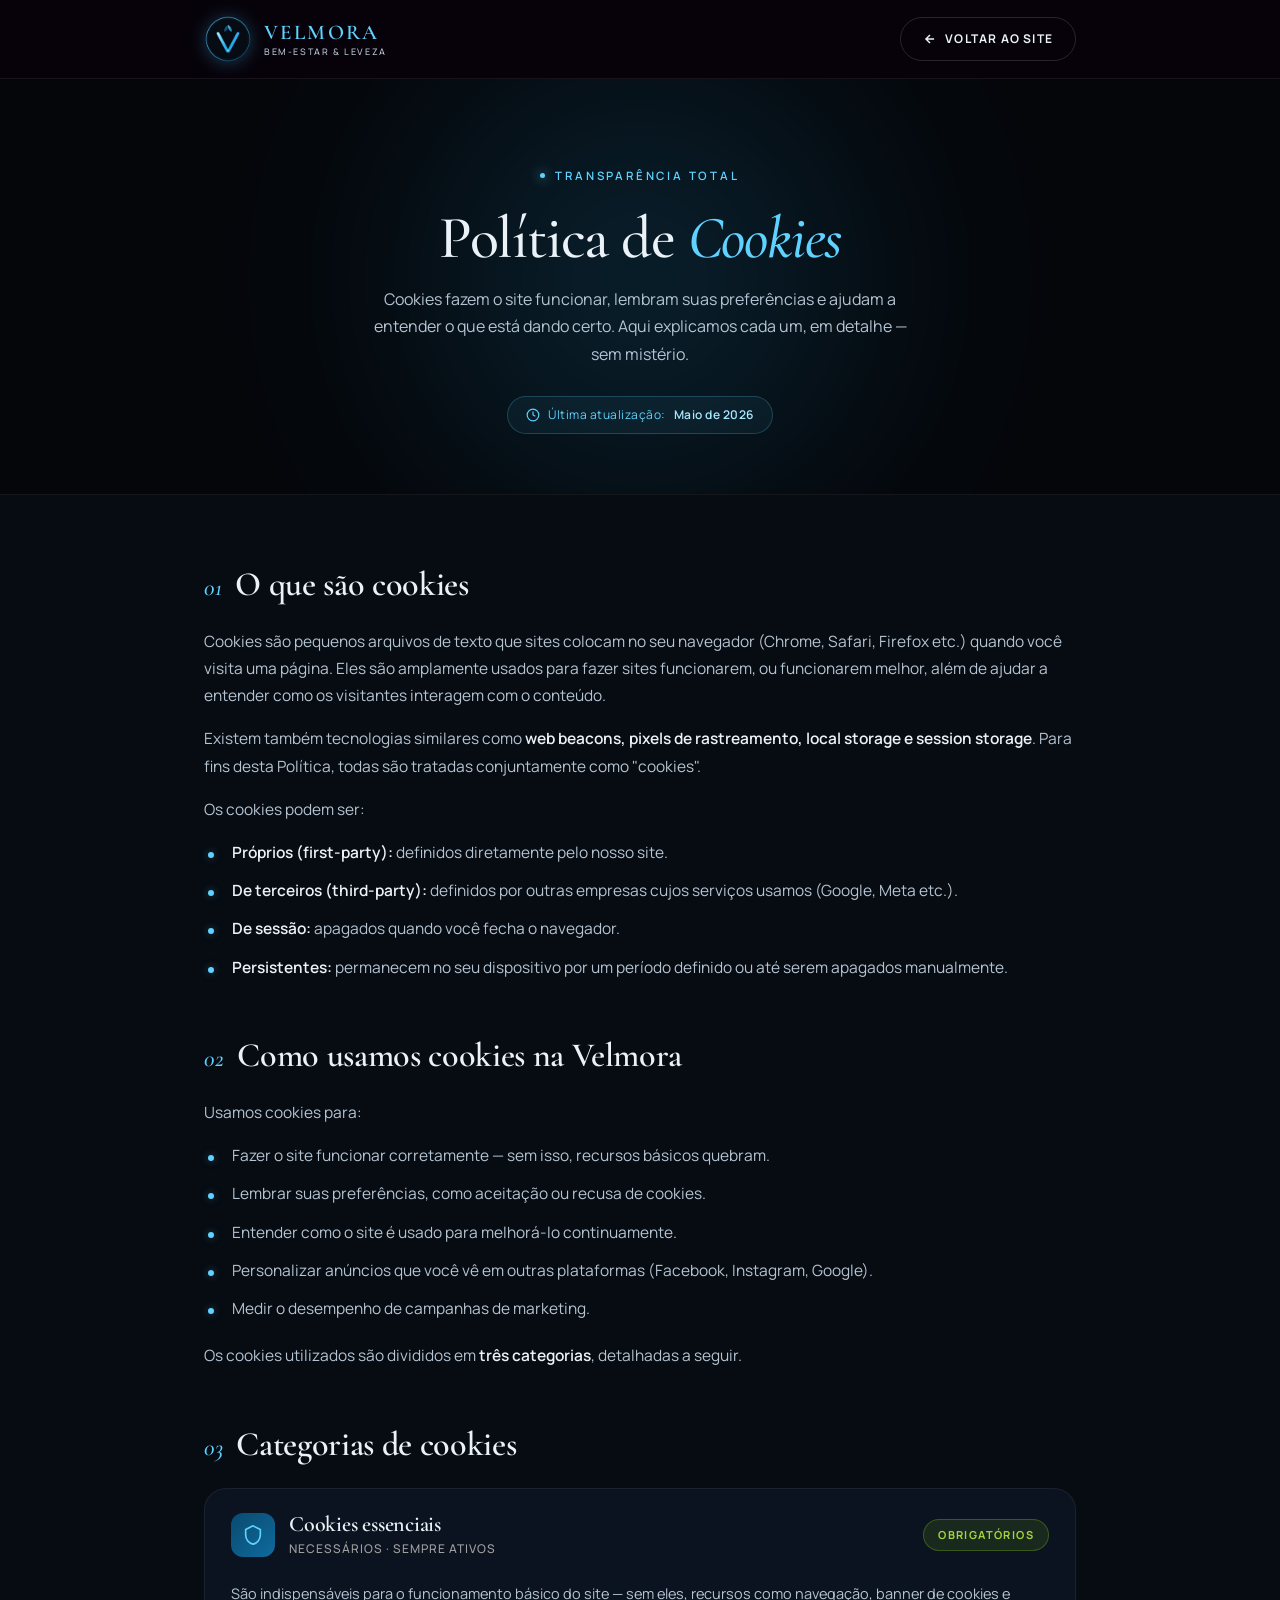
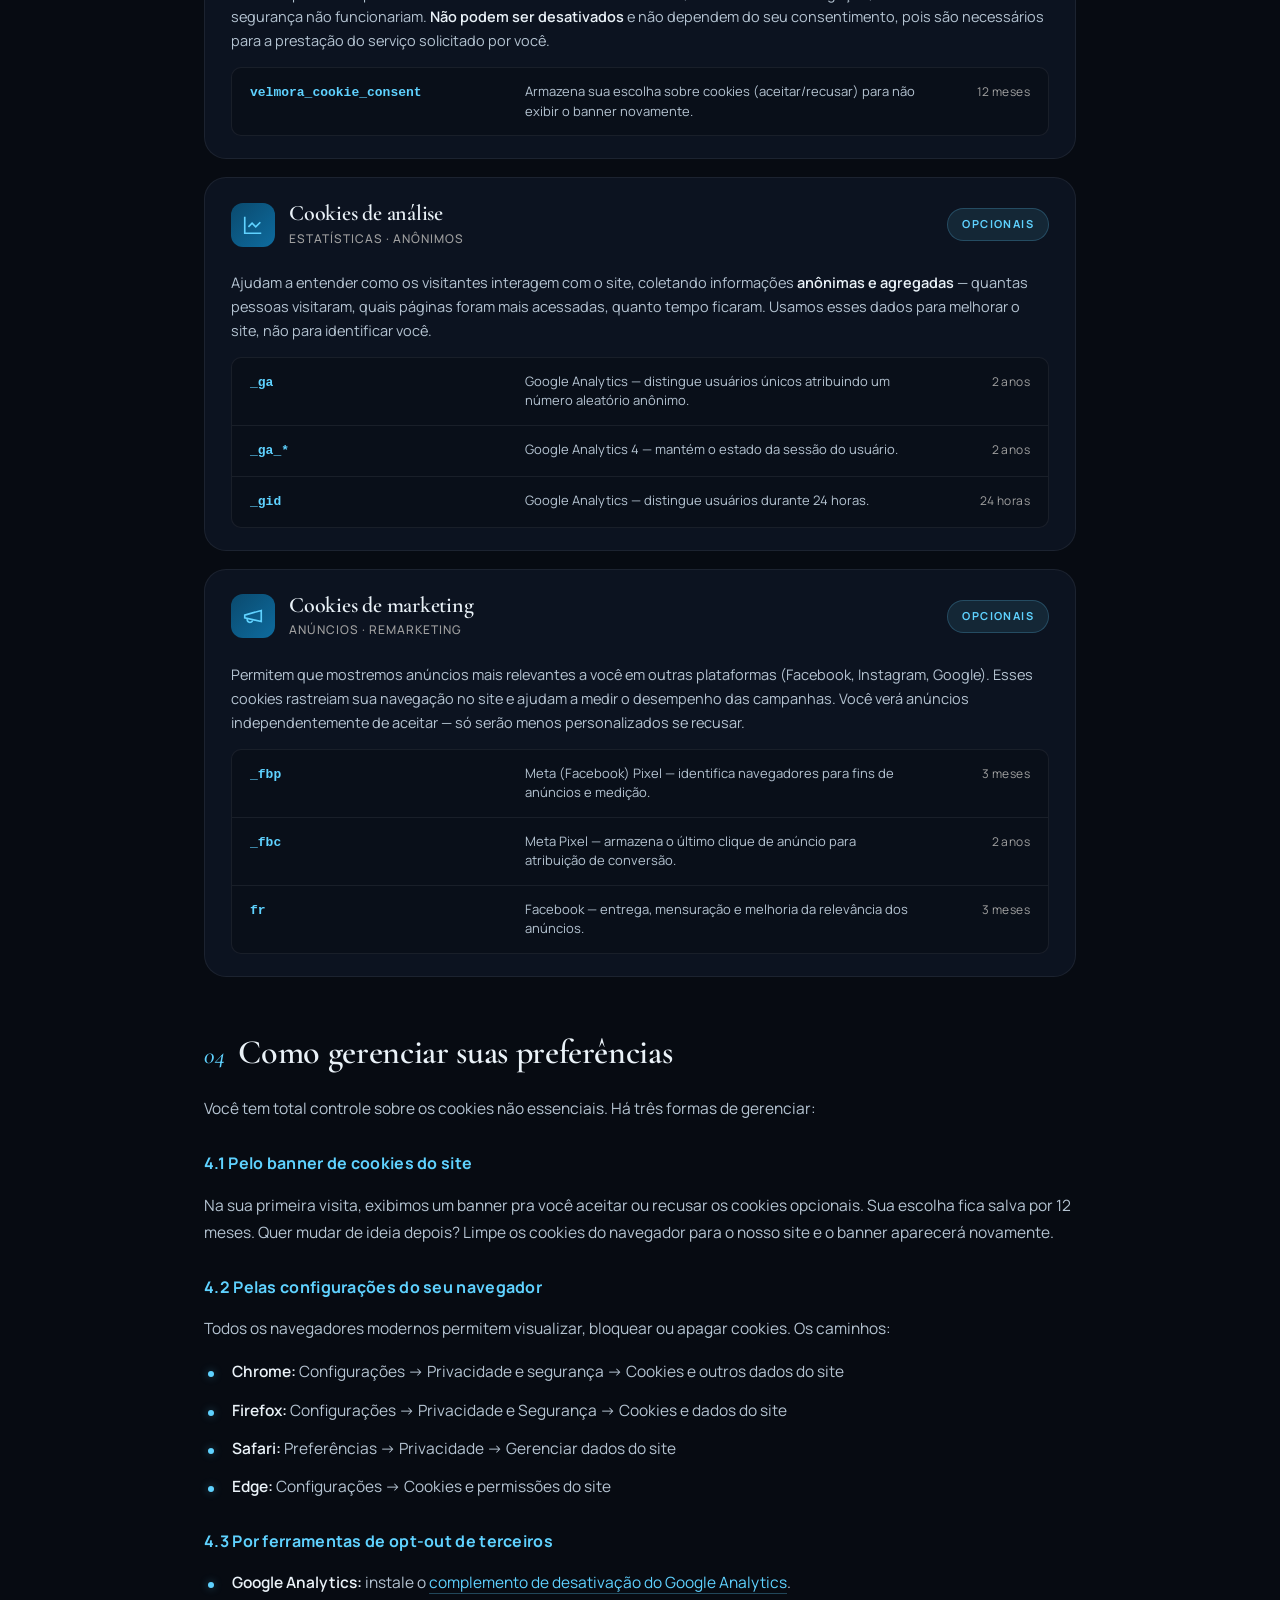
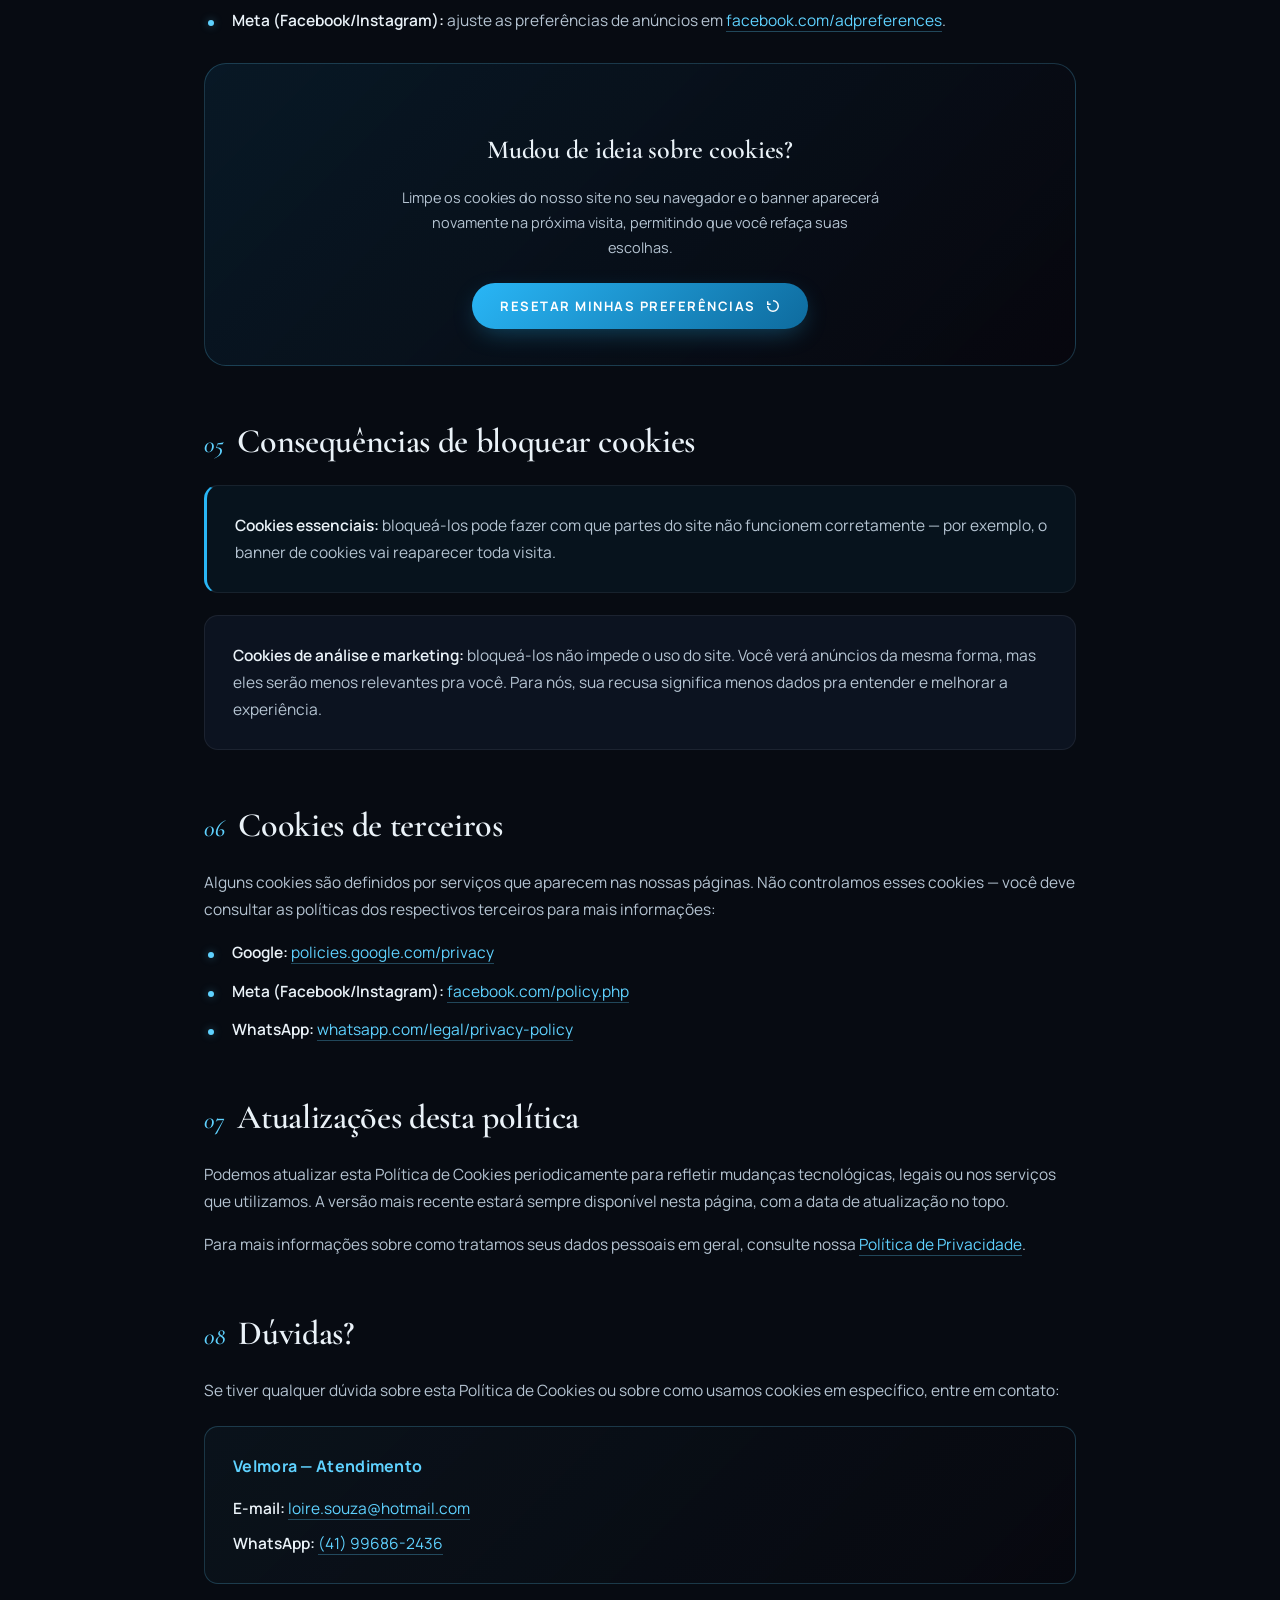
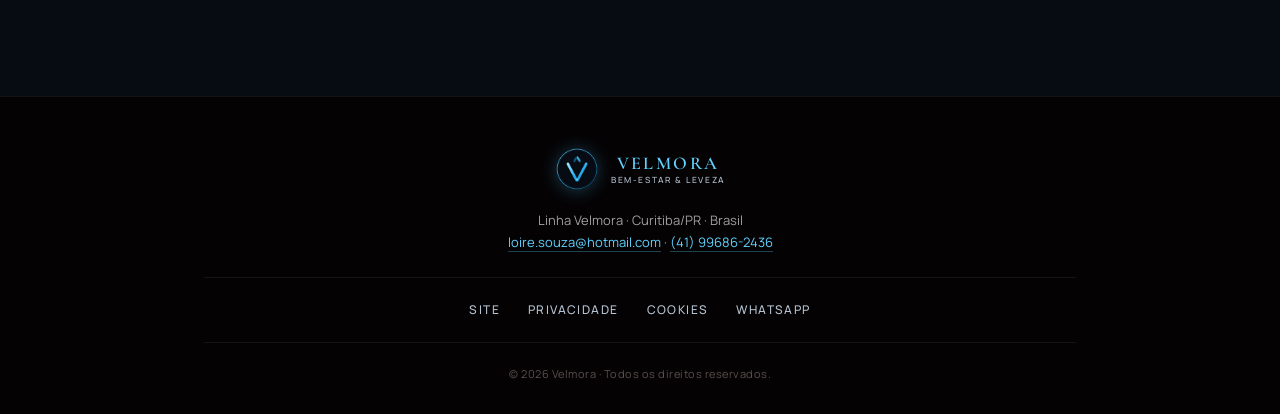
<file: cookies.html>
<!DOCTYPE html>
<html lang="pt-BR">
<head>
  <meta charset="UTF-8">
  <meta name="viewport" content="width=device-width, initial-scale=1.0">
  <meta name="theme-color" content="#04060A">

  <title>Política de Cookies · Velmora</title>
  <meta name="description" content="Política de Cookies da Velmora — saiba quais cookies utilizamos, para que servem e como gerenciar suas preferências.">
  <meta name="robots" content="index, follow">
  <link rel="canonical" href="https://velmora-saude.com.br/cookies.html">

  <link rel="icon" type="image/x-icon" href="favicon.ico">
  <link rel="icon" type="image/webp" sizes="32x32" href="favicon-32x32.webp">
  <link rel="icon" type="image/png" sizes="32x32" href="favicon-32x32.png">
  <link rel="apple-touch-icon" sizes="180x180" href="apple-touch-icon.png">

  <link rel="preconnect" href="https://fonts.googleapis.com">
  <link rel="preconnect" href="https://fonts.gstatic.com" crossorigin>
  <link rel="stylesheet" href="https://fonts.googleapis.com/css2?family=Cormorant+Garamond:ital,wght@0,400;0,500;0,600;0,700;1,500&family=Manrope:wght@300;400;500;600;700;800&display=swap">

<style>
*, *::before, *::after { box-sizing: border-box; }
* { margin: 0; padding: 0; }
html { scroll-behavior: smooth; -webkit-text-size-adjust: 100%; }

:root {
  --bg: #04060A;
  --bg-soft: #070B12;
  --bg-card: #0C1320;
  --bg-card-hover: #111A2B;

  --red-deep: #0A4A6E;
  --red-blood: #0E6B9E;
  --red-ruby: #1593D6;
  --red-bright: #29B6F6;
  --red-glow: rgba(41, 182, 246, 0.35);

  --gold: #5FD2FF;
  --gold-deep: #2BA3DB;
  --gold-light: #A6E9FF;

  --text: #EAF2F8;
  --text-soft: #B5C4D2;
  --text-muted: #A0A0A0;
  --text-faint: #5A4F4D;

  --line: rgba(234, 242, 248, 0.07);
  --line-strong: rgba(234, 242, 248, 0.14);
  --line-gold: rgba(95, 210, 255, 0.22);

  --font-serif: 'Cormorant Garamond', 'Times New Roman', serif;
  --font-sans: 'Manrope', system-ui, sans-serif;

  --container: 920px;
  --r-md: 14px;
  --r-lg: 22px;
}

body {
  font-family: var(--font-sans);
  font-weight: 400;
  line-height: 1.7;
  color: var(--text);
  background: var(--bg);
  overflow-x: hidden;
  -webkit-font-smoothing: antialiased;
  -moz-osx-font-smoothing: grayscale;
}

a {
  color: var(--gold);
  text-decoration: none;
  border-bottom: 1px solid rgba(95, 210, 255, 0.3);
  transition: color .25s, border-color .25s;
}
a:hover {
  color: var(--gold-light);
  border-color: var(--gold-light);
}

img, svg { max-width: 100%; display: block; }
ul, ol { list-style: none; }

::selection { background: var(--red-ruby); color: #fff; }
::-webkit-scrollbar { width: 10px; }
::-webkit-scrollbar-track { background: var(--bg); }
::-webkit-scrollbar-thumb { background: var(--red-deep); border-radius: 10px; }
::-webkit-scrollbar-thumb:hover { background: var(--red-ruby); }

.container {
  width: 100%;
  max-width: var(--container);
  margin: 0 auto;
  padding: 0 24px;
}

/* === HEADER === */
.header {
  position: sticky;
  top: 0;
  z-index: 50;
  background: rgba(8, 3, 10, 0.92);
  backdrop-filter: blur(22px) saturate(160%);
  -webkit-backdrop-filter: blur(22px) saturate(160%);
  border-bottom: 1px solid var(--line);
}
.header__inner {
  max-width: var(--container);
  margin: 0 auto;
  padding: 0 24px;
  display: flex;
  align-items: center;
  justify-content: space-between;
  gap: 20px;
  height: 78px;
}
.logo {
  display: inline-flex;
  align-items: center;
  gap: 12px;
  color: var(--gold);
  border: none;
}
.logo:hover { color: var(--gold-light); }
.logo__mark {
  width: 48px;
  height: 48px;
  display: flex;
  align-items: center;
  justify-content: center;
  flex-shrink: 0;
  filter: drop-shadow(0 2px 8px rgba(95, 210, 255, 0.18))
          drop-shadow(0 0 12px rgba(41, 182, 246, 0.12));
  transition: transform .4s cubic-bezier(.16,.84,.44,1);
}
.logo:hover .logo__mark {
  transform: scale(1.05) rotate(-2deg);
}
.logo__mark picture, .logo__mark img {
  width: 100%;
  height: 100%;
  object-fit: contain;
  display: block;
}
.logo__text { display: flex; flex-direction: column; line-height: 1; }
.logo__name {
  font-family: var(--font-serif);
  font-size: 21px;
  font-weight: 600;
  letter-spacing: 2.4px;
  color: var(--gold);
}
.logo__tag {
  font-size: 9px;
  font-weight: 500;
  letter-spacing: 1.6px;
  text-transform: uppercase;
  color: var(--text-soft);
  margin-top: 4px;
}
.btn-back {
  display: inline-flex;
  align-items: center;
  gap: 8px;
  padding: 11px 22px;
  font-size: 12px;
  font-weight: 700;
  letter-spacing: 1.2px;
  text-transform: uppercase;
  border-radius: 100px;
  border: 1px solid var(--line-strong);
  color: var(--text);
  transition: all .3s;
  border-bottom: 1px solid var(--line-strong);
}
.btn-back:hover {
  border-color: var(--gold);
  color: var(--gold);
  background: rgba(95, 210, 255, 0.04);
}

/* === HERO === */
.legal-hero {
  position: relative;
  padding: 80px 0 60px;
  overflow: hidden;
  background: var(--bg);
  text-align: center;
  border-bottom: 1px solid var(--line);
}
.legal-hero__glow {
  position: absolute;
  top: -150px;
  left: 50%;
  transform: translateX(-50%);
  width: 700px;
  height: 700px;
  border-radius: 50%;
  background: radial-gradient(circle, var(--red-bright) 0%, transparent 65%);
  opacity: .2;
  filter: blur(100px);
  pointer-events: none;
}
.legal-hero .container { position: relative; z-index: 1; }
.eyebrow {
  display: inline-flex;
  align-items: center;
  gap: 10px;
  font-family: var(--font-sans);
  font-size: 11.5px;
  font-weight: 600;
  letter-spacing: 2.8px;
  text-transform: uppercase;
  color: var(--gold);
  margin-bottom: 22px;
}
.eyebrow__dot {
  width: 5px; height: 5px;
  border-radius: 50%;
  background: var(--gold);
  box-shadow: 0 0 12px var(--gold);
}
.legal-hero h1 {
  font-family: var(--font-serif);
  font-size: clamp(38px, 5.5vw, 60px);
  line-height: 1.05;
  font-weight: 500;
  letter-spacing: -0.02em;
  color: var(--text);
  margin-bottom: 16px;
}
.legal-hero h1 em {
  font-style: italic;
  background: linear-gradient(135deg, #5FD2FF 0%, var(--gold) 100%);
  -webkit-background-clip: text;
  background-clip: text;
  -webkit-text-fill-color: transparent;
}
.legal-hero__sub {
  font-size: 16px;
  color: var(--text-soft);
  max-width: 560px;
  margin: 0 auto 28px;
}
.legal-hero__meta {
  display: inline-flex;
  align-items: center;
  gap: 8px;
  padding: 8px 18px;
  background: rgba(95, 210, 255, 0.06);
  border: 1px solid var(--line-gold);
  border-radius: 100px;
  font-size: 12px;
  color: var(--gold);
  letter-spacing: 0.5px;
}
.legal-hero__meta strong { color: var(--gold-light); font-weight: 600; }

/* === CONTEÚDO === */
.legal-content {
  padding: 70px 0 90px;
  background: var(--bg-soft);
}
.legal-content section {
  margin-bottom: 56px;
  scroll-margin-top: 100px;
}
.legal-content section:last-child { margin-bottom: 0; }
.legal-content h2 {
  font-family: var(--font-serif);
  font-size: clamp(26px, 3.4vw, 34px);
  font-weight: 600;
  color: var(--text);
  margin-bottom: 22px;
  letter-spacing: -0.01em;
  line-height: 1.2;
  display: flex;
  align-items: baseline;
  gap: 14px;
}
.legal-content h2 .num {
  font-family: var(--font-serif);
  font-style: italic;
  font-size: 0.7em;
  font-weight: 500;
  color: var(--gold);
  flex-shrink: 0;
}
.legal-content h3 {
  font-family: var(--font-sans);
  font-size: 16px;
  font-weight: 700;
  color: var(--gold);
  margin: 28px 0 14px;
  letter-spacing: 0.3px;
}
.legal-content p {
  font-size: 15.5px;
  color: var(--text-soft);
  line-height: 1.75;
  margin-bottom: 16px;
}
.legal-content p:last-child { margin-bottom: 0; }
.legal-content strong { color: var(--text); font-weight: 600; }
.legal-content ul, .legal-content ol {
  margin: 14px 0 20px 0;
  padding-left: 0;
}
.legal-content ul li, .legal-content ol li {
  font-size: 15.5px;
  color: var(--text-soft);
  line-height: 1.7;
  margin-bottom: 12px;
  padding-left: 28px;
  position: relative;
}
.legal-content ul li::before {
  content: '';
  position: absolute;
  left: 4px;
  top: 13px;
  width: 6px;
  height: 6px;
  background: var(--gold);
  border-radius: 50%;
  box-shadow: 0 0 8px rgba(95, 210, 255, 0.4);
}

/* Cards */
.card {
  padding: 26px 28px;
  background: var(--bg-card);
  border: 1px solid var(--line);
  border-radius: var(--r-md);
  margin: 22px 0;
}
.card--gold {
  border: 1px solid var(--line-gold);
  background: linear-gradient(135deg, rgba(95, 210, 255, 0.04) 0%, rgba(8, 3, 10, 0.3) 100%);
}
.card--red {
  border-left: 3px solid var(--red-bright);
  background: rgba(21, 147, 214, 0.06);
}
.card h3 { margin-top: 0; }

/* Categorias de cookies */
.cookie-category {
  background: var(--bg-card);
  border: 1px solid var(--line);
  border-radius: var(--r-lg);
  margin-bottom: 18px;
  overflow: hidden;
}
.cookie-category__head {
  padding: 22px 26px;
  display: flex;
  align-items: center;
  justify-content: space-between;
  gap: 18px;
  flex-wrap: wrap;
}
.cookie-category__title {
  display: flex;
  align-items: center;
  gap: 14px;
  flex: 1;
  min-width: 200px;
}
.cookie-category__icon {
  width: 44px;
  height: 44px;
  display: flex;
  align-items: center;
  justify-content: center;
  background: linear-gradient(135deg, var(--red-deep), var(--red-blood));
  border-radius: 12px;
  color: var(--gold);
  flex-shrink: 0;
}
.cookie-category__icon svg { width: 22px; height: 22px; }
.cookie-category__name {
  font-family: var(--font-serif);
  font-size: 22px;
  font-weight: 600;
  color: var(--text);
  letter-spacing: -0.01em;
  margin-bottom: 2px;
  line-height: 1.2;
}
.cookie-category__sub {
  font-size: 12px;
  color: var(--text-muted);
  letter-spacing: 1px;
  text-transform: uppercase;
  font-weight: 500;
}
.tag {
  display: inline-flex;
  align-items: center;
  gap: 6px;
  padding: 6px 14px;
  font-size: 11px;
  font-weight: 700;
  letter-spacing: 1.4px;
  text-transform: uppercase;
  border-radius: 100px;
  flex-shrink: 0;
}
.tag--essential {
  background: rgba(132, 204, 22, 0.12);
  color: #A3D63E;
  border: 1px solid rgba(132, 204, 22, 0.3);
}
.tag--optional {
  background: rgba(95, 210, 255, 0.1);
  color: var(--gold);
  border: 1px solid var(--line-gold);
}
.cookie-category__body {
  padding: 0 26px 22px;
}
.cookie-category__body p {
  font-size: 14.5px;
  color: var(--text-soft);
  line-height: 1.65;
  margin-bottom: 14px;
}

.cookie-list {
  margin-top: 14px;
  background: rgba(0,0,0,0.2);
  border-radius: 10px;
  border: 1px solid var(--line);
  overflow: hidden;
}
.cookie-row {
  padding: 14px 18px;
  border-bottom: 1px solid var(--line);
  display: grid;
  grid-template-columns: 1fr 1.5fr 100px;
  gap: 14px;
  font-size: 13px;
}
.cookie-row:last-child { border-bottom: none; }
.cookie-row__name {
  font-family: 'Courier New', Courier, monospace;
  color: var(--gold);
  font-weight: 600;
  word-break: break-word;
}
.cookie-row__purpose {
  color: var(--text-soft);
  line-height: 1.5;
}
.cookie-row__duration {
  color: var(--text-muted);
  text-align: right;
  font-size: 12px;
  letter-spacing: 0.4px;
}

/* === FOOTER === */
.footer {
  padding: 50px 0 30px;
  background: #050203;
  border-top: 1px solid var(--line);
  text-align: center;
}
.footer__brand {
  display: inline-flex;
  align-items: center;
  gap: 12px;
  margin-bottom: 18px;
  border: none;
}
.footer__brand .logo__mark { width: 44px; height: 44px; }
.footer__brand .logo__name { font-size: 18px; }
.footer__brand .logo__tag { font-size: 8.5px; }
.footer__contact {
  font-size: 13px;
  color: var(--text-muted);
  line-height: 1.7;
  max-width: 480px;
  margin: 0 auto 24px;
}
.footer__contact a { color: var(--gold); }
.footer__nav {
  display: flex;
  justify-content: center;
  gap: 28px;
  flex-wrap: wrap;
  padding: 22px 0;
  margin-bottom: 22px;
  border-top: 1px solid var(--line);
  border-bottom: 1px solid var(--line);
}
.footer__nav a {
  font-size: 12px;
  letter-spacing: 1.4px;
  text-transform: uppercase;
  color: var(--text-soft);
  border: none;
  font-weight: 500;
}
.footer__nav a:hover { color: var(--gold); }
.footer__copy {
  font-size: 11px;
  color: var(--text-faint);
  letter-spacing: 0.5px;
}

/* CTA box pra abrir preferências */
.cta-box {
  text-align: center;
  padding: 36px 28px;
  background: linear-gradient(135deg, rgba(21, 147, 214, 0.1) 0%, rgba(8, 3, 10, 0.5) 100%);
  border: 1px solid var(--line-gold);
  border-radius: var(--r-lg);
  margin: 30px 0;
}
.cta-box h3 {
  font-family: var(--font-serif);
  font-size: 26px;
  font-weight: 600;
  color: var(--text);
  margin-bottom: 12px;
  letter-spacing: -0.01em;
}
.cta-box p {
  font-size: 14.5px;
  color: var(--text-soft);
  margin-bottom: 22px;
  max-width: 480px;
  margin-left: auto;
  margin-right: auto;
}
.btn-primary {
  display: inline-flex;
  align-items: center;
  gap: 10px;
  padding: 14px 28px;
  background: linear-gradient(135deg, var(--red-bright), var(--red-blood));
  color: #fff;
  font-family: var(--font-sans);
  font-size: 13px;
  font-weight: 700;
  letter-spacing: 1.5px;
  text-transform: uppercase;
  border-radius: 100px;
  border: none;
  cursor: pointer;
  transition: transform .3s, box-shadow .3s;
  box-shadow: 0 8px 24px -6px var(--red-glow);
}
.btn-primary:hover {
  transform: translateY(-2px);
  box-shadow: 0 12px 32px -6px var(--red-glow);
  color: #fff;
  border: none;
}

@media (max-width: 768px) {
  .header__inner { height: 64px; gap: 10px; }
  .logo__mark { width: 40px; height: 40px; }
  .logo__name { font-size: 17px; letter-spacing: 2px; }
  .logo__tag { font-size: 8px; }
  .btn-back { padding: 9px 16px; font-size: 11px; }
  .btn-back svg { display: none; }
  .legal-hero { padding: 50px 0 40px; }
  .legal-content { padding: 50px 0 70px; }
  .legal-content h2 { font-size: 24px; gap: 10px; }
  .legal-content section { margin-bottom: 42px; }
  .cookie-row {
    grid-template-columns: 1fr;
    gap: 6px;
  }
  .cookie-row__duration { text-align: left; }
  .cookie-category__head { padding: 18px 20px; }
  .cookie-category__body { padding: 0 20px 18px; }
  .footer__nav { gap: 18px; }
}
</style>
</head>

<body>

<!-- HEADER -->
<header class="header">
  <div class="header__inner">
    <a href="index.html" class="logo" aria-label="Velmora · Voltar ao site">
      <span class="logo__mark" aria-hidden="true">
        <picture>
          <source srcset="logo-velmora.webp" type="image/webp">
          <img src="logo-velmora.png" alt="Logo Velmora" width="100" height="100" loading="eager" decoding="async">
        </picture>
      </span>
      <span class="logo__text">
        <span class="logo__name">VELMORA</span>
        <span class="logo__tag">Bem-estar &amp; Leveza</span>
      </span>
    </a>
    <a href="index.html" class="btn-back">
      <svg width="14" height="14" viewBox="0 0 24 24" fill="none" stroke="currentColor" stroke-width="2.5" aria-hidden="true"><path d="M19 12H5M12 19l-7-7 7-7"/></svg>
      Voltar ao site
    </a>
  </div>
</header>

<!-- HERO -->
<section class="legal-hero">
  <div class="legal-hero__glow" aria-hidden="true"></div>
  <div class="container">
    <span class="eyebrow"><span class="eyebrow__dot"></span> Transparência total</span>
    <h1>Política de <em>Cookies</em></h1>
    <p class="legal-hero__sub">
      Cookies fazem o site funcionar, lembram suas preferências e ajudam a entender o que está dando certo. Aqui explicamos cada um, em detalhe — sem mistério.
    </p>
    <div class="legal-hero__meta">
      <svg width="14" height="14" viewBox="0 0 24 24" fill="none" stroke="currentColor" stroke-width="2"><circle cx="12" cy="12" r="10"/><path d="M12 6v6l4 2"/></svg>
      Última atualização: <strong>Maio de 2026</strong>
    </div>
  </div>
</section>

<!-- CONTEÚDO -->
<main class="legal-content">
  <div class="container">

    <!-- 1 -->
    <section>
      <h2><span class="num">01</span> O que são cookies</h2>
      <p>Cookies são pequenos arquivos de texto que sites colocam no seu navegador (Chrome, Safari, Firefox etc.) quando você visita uma página. Eles são amplamente usados para fazer sites funcionarem, ou funcionarem melhor, além de ajudar a entender como os visitantes interagem com o conteúdo.</p>
      <p>Existem também tecnologias similares como <strong>web beacons, pixels de rastreamento, local storage e session storage</strong>. Para fins desta Política, todas são tratadas conjuntamente como "cookies".</p>
      <p>Os cookies podem ser:</p>
      <ul>
        <li><strong>Próprios (first-party):</strong> definidos diretamente pelo nosso site.</li>
        <li><strong>De terceiros (third-party):</strong> definidos por outras empresas cujos serviços usamos (Google, Meta etc.).</li>
        <li><strong>De sessão:</strong> apagados quando você fecha o navegador.</li>
        <li><strong>Persistentes:</strong> permanecem no seu dispositivo por um período definido ou até serem apagados manualmente.</li>
      </ul>
    </section>

    <!-- 2 -->
    <section>
      <h2><span class="num">02</span> Como usamos cookies na Velmora</h2>
      <p>Usamos cookies para:</p>
      <ul>
        <li>Fazer o site funcionar corretamente — sem isso, recursos básicos quebram.</li>
        <li>Lembrar suas preferências, como aceitação ou recusa de cookies.</li>
        <li>Entender como o site é usado para melhorá-lo continuamente.</li>
        <li>Personalizar anúncios que você vê em outras plataformas (Facebook, Instagram, Google).</li>
        <li>Medir o desempenho de campanhas de marketing.</li>
      </ul>
      <p>Os cookies utilizados são divididos em <strong>três categorias</strong>, detalhadas a seguir.</p>
    </section>

    <!-- 3 -->
    <section>
      <h2><span class="num">03</span> Categorias de cookies</h2>

      <!-- Essenciais -->
      <div class="cookie-category">
        <div class="cookie-category__head">
          <div class="cookie-category__title">
            <div class="cookie-category__icon">
              <svg viewBox="0 0 24 24" fill="none" stroke="currentColor" stroke-width="1.8"><path d="M12 2 4 6v6c0 5 3.5 9 8 10 4.5-1 8-5 8-10V6l-8-4z"/></svg>
            </div>
            <div>
              <div class="cookie-category__name">Cookies essenciais</div>
              <div class="cookie-category__sub">Necessários · Sempre ativos</div>
            </div>
          </div>
          <span class="tag tag--essential">Obrigatórios</span>
        </div>
        <div class="cookie-category__body">
          <p>São indispensáveis para o funcionamento básico do site — sem eles, recursos como navegação, banner de cookies e segurança não funcionariam. <strong>Não podem ser desativados</strong> e não dependem do seu consentimento, pois são necessários para a prestação do serviço solicitado por você.</p>
          <div class="cookie-list">
            <div class="cookie-row">
              <span class="cookie-row__name">velmora_cookie_consent</span>
              <span class="cookie-row__purpose">Armazena sua escolha sobre cookies (aceitar/recusar) para não exibir o banner novamente.</span>
              <span class="cookie-row__duration">12 meses</span>
            </div>
          </div>
        </div>
      </div>

      <!-- Analytics -->
      <div class="cookie-category">
        <div class="cookie-category__head">
          <div class="cookie-category__title">
            <div class="cookie-category__icon">
              <svg viewBox="0 0 24 24" fill="none" stroke="currentColor" stroke-width="1.8"><path d="M3 3v18h18"/><path d="m7 14 4-4 4 4 5-5"/></svg>
            </div>
            <div>
              <div class="cookie-category__name">Cookies de análise</div>
              <div class="cookie-category__sub">Estatísticas · Anônimos</div>
            </div>
          </div>
          <span class="tag tag--optional">Opcionais</span>
        </div>
        <div class="cookie-category__body">
          <p>Ajudam a entender como os visitantes interagem com o site, coletando informações <strong>anônimas e agregadas</strong> — quantas pessoas visitaram, quais páginas foram mais acessadas, quanto tempo ficaram. Usamos esses dados para melhorar o site, não para identificar você.</p>
          <div class="cookie-list">
            <div class="cookie-row">
              <span class="cookie-row__name">_ga</span>
              <span class="cookie-row__purpose">Google Analytics — distingue usuários únicos atribuindo um número aleatório anônimo.</span>
              <span class="cookie-row__duration">2 anos</span>
            </div>
            <div class="cookie-row">
              <span class="cookie-row__name">_ga_*</span>
              <span class="cookie-row__purpose">Google Analytics 4 — mantém o estado da sessão do usuário.</span>
              <span class="cookie-row__duration">2 anos</span>
            </div>
            <div class="cookie-row">
              <span class="cookie-row__name">_gid</span>
              <span class="cookie-row__purpose">Google Analytics — distingue usuários durante 24 horas.</span>
              <span class="cookie-row__duration">24 horas</span>
            </div>
          </div>
        </div>
      </div>

      <!-- Marketing -->
      <div class="cookie-category">
        <div class="cookie-category__head">
          <div class="cookie-category__title">
            <div class="cookie-category__icon">
              <svg viewBox="0 0 24 24" fill="none" stroke="currentColor" stroke-width="1.8"><path d="M3 11l18-5v12L3 14v-3z"/><path d="M11.6 16.8a3 3 0 1 1-5.8-1.6"/></svg>
            </div>
            <div>
              <div class="cookie-category__name">Cookies de marketing</div>
              <div class="cookie-category__sub">Anúncios · Remarketing</div>
            </div>
          </div>
          <span class="tag tag--optional">Opcionais</span>
        </div>
        <div class="cookie-category__body">
          <p>Permitem que mostremos anúncios mais relevantes a você em outras plataformas (Facebook, Instagram, Google). Esses cookies rastreiam sua navegação no site e ajudam a medir o desempenho das campanhas. Você verá anúncios independentemente de aceitar — só serão menos personalizados se recusar.</p>
          <div class="cookie-list">
            <div class="cookie-row">
              <span class="cookie-row__name">_fbp</span>
              <span class="cookie-row__purpose">Meta (Facebook) Pixel — identifica navegadores para fins de anúncios e medição.</span>
              <span class="cookie-row__duration">3 meses</span>
            </div>
            <div class="cookie-row">
              <span class="cookie-row__name">_fbc</span>
              <span class="cookie-row__purpose">Meta Pixel — armazena o último clique de anúncio para atribuição de conversão.</span>
              <span class="cookie-row__duration">2 anos</span>
            </div>
            <div class="cookie-row">
              <span class="cookie-row__name">fr</span>
              <span class="cookie-row__purpose">Facebook — entrega, mensuração e melhoria da relevância dos anúncios.</span>
              <span class="cookie-row__duration">3 meses</span>
            </div>
          </div>
        </div>
      </div>

    </section>

    <!-- 4 -->
    <section>
      <h2><span class="num">04</span> Como gerenciar suas preferências</h2>
      <p>Você tem total controle sobre os cookies não essenciais. Há três formas de gerenciar:</p>

      <h3>4.1 Pelo banner de cookies do site</h3>
      <p>Na sua primeira visita, exibimos um banner pra você aceitar ou recusar os cookies opcionais. Sua escolha fica salva por 12 meses. Quer mudar de ideia depois? Limpe os cookies do navegador para o nosso site e o banner aparecerá novamente.</p>

      <h3>4.2 Pelas configurações do seu navegador</h3>
      <p>Todos os navegadores modernos permitem visualizar, bloquear ou apagar cookies. Os caminhos:</p>
      <ul>
        <li><strong>Chrome:</strong> Configurações → Privacidade e segurança → Cookies e outros dados do site</li>
        <li><strong>Firefox:</strong> Configurações → Privacidade e Segurança → Cookies e dados do site</li>
        <li><strong>Safari:</strong> Preferências → Privacidade → Gerenciar dados do site</li>
        <li><strong>Edge:</strong> Configurações → Cookies e permissões do site</li>
      </ul>

      <h3>4.3 Por ferramentas de opt-out de terceiros</h3>
      <ul>
        <li><strong>Google Analytics:</strong> instale o <a href="https://tools.google.com/dlpage/gaoptout" target="_blank" rel="noopener">complemento de desativação do Google Analytics</a>.</li>
        <li><strong>Meta (Facebook/Instagram):</strong> ajuste as preferências de anúncios em <a href="https://www.facebook.com/adpreferences" target="_blank" rel="noopener">facebook.com/adpreferences</a>.</li>
      </ul>

      <div class="cta-box">
        <h3>Mudou de ideia sobre cookies?</h3>
        <p>Limpe os cookies do nosso site no seu navegador e o banner aparecerá novamente na próxima visita, permitindo que você refaça suas escolhas.</p>
        <button type="button" class="btn-primary" onclick="resetCookieConsent()">
          Resetar minhas preferências
          <svg width="14" height="14" viewBox="0 0 24 24" fill="none" stroke="currentColor" stroke-width="2.5"><path d="M3 12a9 9 0 1 0 9-9M3 4v5h5"/></svg>
        </button>
      </div>
    </section>

    <!-- 5 -->
    <section>
      <h2><span class="num">05</span> Consequências de bloquear cookies</h2>
      <div class="card card--red">
        <p style="margin:0;"><strong>Cookies essenciais:</strong> bloqueá-los pode fazer com que partes do site não funcionem corretamente — por exemplo, o banner de cookies vai reaparecer toda visita.</p>
      </div>
      <div class="card">
        <p style="margin:0;"><strong>Cookies de análise e marketing:</strong> bloqueá-los não impede o uso do site. Você verá anúncios da mesma forma, mas eles serão menos relevantes pra você. Para nós, sua recusa significa menos dados pra entender e melhorar a experiência.</p>
      </div>
    </section>

    <!-- 6 -->
    <section>
      <h2><span class="num">06</span> Cookies de terceiros</h2>
      <p>Alguns cookies são definidos por serviços que aparecem nas nossas páginas. Não controlamos esses cookies — você deve consultar as políticas dos respectivos terceiros para mais informações:</p>
      <ul>
        <li><strong>Google:</strong> <a href="https://policies.google.com/privacy" target="_blank" rel="noopener">policies.google.com/privacy</a></li>
        <li><strong>Meta (Facebook/Instagram):</strong> <a href="https://www.facebook.com/policy.php" target="_blank" rel="noopener">facebook.com/policy.php</a></li>
        <li><strong>WhatsApp:</strong> <a href="https://www.whatsapp.com/legal/privacy-policy" target="_blank" rel="noopener">whatsapp.com/legal/privacy-policy</a></li>
      </ul>
    </section>

    <!-- 7 -->
    <section>
      <h2><span class="num">07</span> Atualizações desta política</h2>
      <p>Podemos atualizar esta Política de Cookies periodicamente para refletir mudanças tecnológicas, legais ou nos serviços que utilizamos. A versão mais recente estará sempre disponível nesta página, com a data de atualização no topo.</p>
      <p>Para mais informações sobre como tratamos seus dados pessoais em geral, consulte nossa <a href="privacidade.html">Política de Privacidade</a>.</p>
    </section>

    <!-- 8 -->
    <section>
      <h2><span class="num">08</span> Dúvidas?</h2>
      <p>Se tiver qualquer dúvida sobre esta Política de Cookies ou sobre como usamos cookies em específico, entre em contato:</p>
      <div class="card card--gold">
        <h3>Velmora — Atendimento</h3>
        <p style="margin-bottom:8px;"><strong>E-mail:</strong> <a href="mailto:loire.souza@hotmail.com">loire.souza@hotmail.com</a></p>
        <p style="margin-bottom:0;"><strong>WhatsApp:</strong> <a href="https://wa.me/5541996862436" target="_blank" rel="noopener">(41) 99686-2436</a></p>
      </div>
    </section>

  </div>
</main>

<!-- FOOTER -->
<footer class="footer">
  <div class="container">
    <a href="index.html" class="footer__brand" aria-label="Velmora">
      <span class="logo__mark" aria-hidden="true">
        <picture>
          <source srcset="logo-velmora.webp" type="image/webp">
          <img src="logo-velmora.png" alt="Logo Velmora" width="100" height="100" loading="lazy" decoding="async">
        </picture>
      </span>
      <span class="logo__text">
        <span class="logo__name">VELMORA</span>
        <span class="logo__tag">Bem-estar &amp; Leveza</span>
      </span>
    </a>
    <p class="footer__contact">
      Linha Velmora · Curitiba/PR · Brasil<br>
      <a href="mailto:loire.souza@hotmail.com">loire.souza@hotmail.com</a> · <a href="https://wa.me/5541996862436" target="_blank" rel="noopener">(41) 99686-2436</a>
    </p>
    <nav class="footer__nav">
      <a href="index.html">Site</a>
      <a href="privacidade.html">Privacidade</a>
      <a href="cookies.html">Cookies</a>
      <a href="https://wa.me/5541996862436" target="_blank" rel="noopener">WhatsApp</a>
    </nav>
    <p class="footer__copy">© <span id="year">2026</span> Velmora · Todos os direitos reservados.</p>
  </div>
</footer>

<script>
  document.getElementById('year').textContent = new Date().getFullYear();

  // Reset preferências de cookies — limpa o consent salvo e recarrega
  function resetCookieConsent() {
    try {
      localStorage.removeItem('velmora_cookie_consent');
    } catch(e) {}
    alert('Suas preferências foram resetadas. Você será redirecionado para a página inicial onde poderá refazer suas escolhas.');
    window.location.href = 'index.html';
  }
</script>

</body>
</html>
</file>
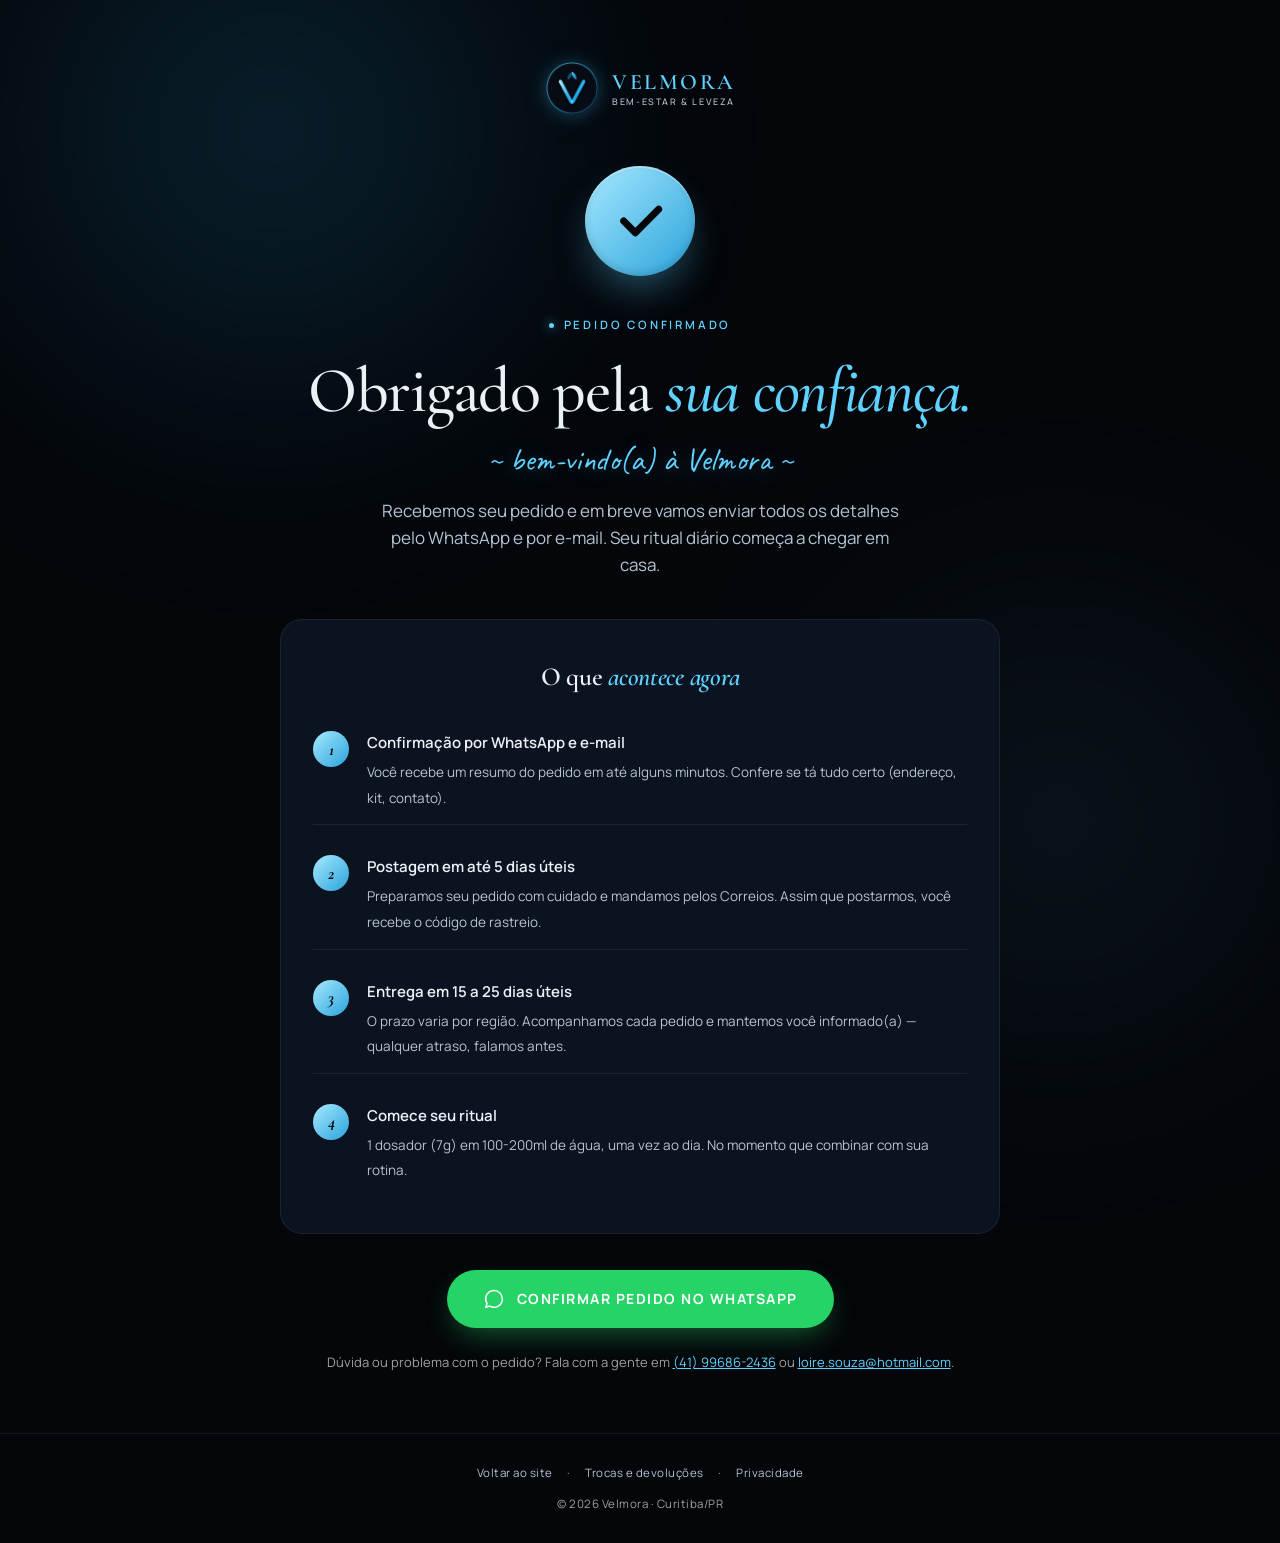
<file: obrigado.html>
<!DOCTYPE html>
<html lang="pt-BR">
<head>
  <meta charset="UTF-8">
  <meta name="viewport" content="width=device-width, initial-scale=1.0">
  <meta name="theme-color" content="#04060A">

  <!-- noindex pra essa página NÃO aparecer no Google (é só pra quem comprou) -->
  <meta name="robots" content="noindex, nofollow">

  <title>Obrigado pela sua compra · Velmora</title>
  <meta name="description" content="Pedido confirmado! Em breve você receberá os detalhes do envio.">

  <link rel="icon" type="image/x-icon" href="favicon.ico">
  <link rel="icon" type="image/webp" sizes="32x32" href="favicon-32x32.webp">
  <link rel="icon" type="image/png" sizes="32x32" href="favicon-32x32.png">
  <link rel="apple-touch-icon" sizes="180x180" href="apple-touch-icon.png">

  <link rel="preconnect" href="https://fonts.googleapis.com">
  <link rel="preconnect" href="https://fonts.gstatic.com" crossorigin>
  <link rel="stylesheet" href="https://fonts.googleapis.com/css2?family=Caveat:wght@500;600;700&family=Cormorant+Garamond:ital,wght@0,400;0,500;0,600;0,700;1,500&family=Manrope:wght@300;400;500;600;700;800&display=swap">

  <!-- =================================================================== -->
  <!-- META PIXEL — DISPARA EVENTO "PURCHASE" QUANDO ESSA PÁGINA CARREGAR  -->
  <!-- IMPORTANTE: usa o MESMO Pixel ID do index.html                       -->
  <!-- =================================================================== -->
  <script>
  !function(f,b,e,v,n,t,s){if(f.fbq)return;n=f.fbq=function(){n.callMethod?n.callMethod.apply(n,arguments):n.queue.push(arguments)};if(!f._fbq)f._fbq=n;n.push=n;n.loaded=!0;n.version='2.0';n.queue=[];t=b.createElement(e);t.async=!0;t.src=v;s=b.getElementsByTagName(e)[0];s.parentNode.insertBefore(t,s)}(window,document,'script','https://connect.facebook.net/en_US/fbevents.js');
  fbq('init', '963813196296646');
  fbq('track', 'PageView');

  // EVENTO PURCHASE — pega valor da URL (?valor=335.70) ou usa default
  (function() {
    var urlParams = new URLSearchParams(window.location.search);
    var valor = parseFloat(urlParams.get('valor')) || 0;
    var produto = urlParams.get('produto') || 'VELMO BLACK Drink';
    var kit = urlParams.get('kit') || 'kit';

    fbq('track', 'Purchase', {
      value: valor,
      currency: 'BRL',
      content_name: produto + ' · ' + kit,
      content_type: 'product',
      content_category: 'Suplemento Alimentar'
    });
  })();
  </script>
  <noscript><img height="1" width="1" style="display:none" alt="" src="https://www.facebook.com/tr?id=963813196296646&ev=Purchase&noscript=1"/></noscript>

  <!-- =================================================================== -->
  <!-- GOOGLE ANALYTICS 4 — EVENTO "PURCHASE"                              -->
  <!-- =================================================================== -->
  <script async src="https://www.googletagmanager.com/gtag/js?id=G-DDR2G55C8K"></script>
  <script>
    window.dataLayer = window.dataLayer || [];
    function gtag(){dataLayer.push(arguments);}
    gtag('js', new Date());
    gtag('config', 'G-DDR2G55C8K');

    // Evento de conversão GA4
    (function() {
      var urlParams = new URLSearchParams(window.location.search);
      var valor = parseFloat(urlParams.get('valor')) || 0;
      var kit = urlParams.get('kit') || 'kit';
      var transactionId = urlParams.get('id') || 'TX-' + Date.now();

      gtag('event', 'purchase', {
        transaction_id: transactionId,
        value: valor,
        currency: 'BRL',
        items: [{
          item_id: 'quero-mais',
          item_name: 'VELMO BLACK Drink ' + kit,
          item_category: 'Suplemento Alimentar',
          item_brand: 'Velmora',
          price: valor,
          quantity: 1
        }]
      });
    })();
  </script>

<style>
*, *::before, *::after { box-sizing: border-box; }
* { margin: 0; padding: 0; }
html { -webkit-text-size-adjust: 100%; }

:root {
  --bg: #04060A;
  --bg-soft: #070B12;
  --bg-card: #0C1320;

  --red-deep: #0A4A6E;
  --red-blood: #0E6B9E;
  --red-bright: #29B6F6;
  --red-glow: rgba(41, 182, 246, 0.35);

  --gold: #5FD2FF;
  --gold-deep: #2BA3DB;
  --gold-light: #A6E9FF;

  --green: #25D366;
  --green-dark: #128C7E;

  --text: #EAF2F8;
  --text-soft: #B5C4D2;
  --text-muted: #A0A0A0;

  --line: rgba(234, 242, 248, 0.07);
  --line-gold: rgba(95, 210, 255, 0.22);

  --font-serif: 'Cormorant Garamond', 'Times New Roman', serif;
  --font-sans: 'Manrope', system-ui, sans-serif;
  --font-hand: 'Caveat', cursive;
}

body {
  font-family: var(--font-sans);
  font-weight: 400;
  line-height: 1.6;
  color: var(--text);
  background: var(--bg);
  min-height: 100vh;
  display: flex;
  flex-direction: column;
  -webkit-font-smoothing: antialiased;
  overflow-x: hidden;
  position: relative;
}

/* Glow background */
body::before {
  content: '';
  position: fixed;
  top: -30%;
  left: -10%;
  width: 800px;
  height: 800px;
  border-radius: 50%;
  background: radial-gradient(circle, var(--red-bright) 0%, transparent 65%);
  opacity: 0.2;
  filter: blur(120px);
  pointer-events: none;
  z-index: 0;
}
body::after {
  content: '';
  position: fixed;
  bottom: -30%;
  right: -10%;
  width: 700px;
  height: 700px;
  border-radius: 50%;
  background: radial-gradient(circle, var(--gold) 0%, transparent 65%);
  opacity: 0.1;
  filter: blur(120px);
  pointer-events: none;
  z-index: 0;
}

main {
  flex: 1;
  display: flex;
  align-items: center;
  justify-content: center;
  padding: 60px 24px;
  position: relative;
  z-index: 1;
}

.container {
  max-width: 720px;
  width: 100%;
  text-align: center;
}

/* === LOGO === */
.logo {
  display: inline-flex;
  align-items: center;
  gap: 12px;
  margin-bottom: 50px;
  text-decoration: none;
}
.logo__mark {
  width: 56px;
  height: 56px;
  filter: drop-shadow(0 2px 8px rgba(95, 210, 255, 0.18))
          drop-shadow(0 0 12px rgba(41, 182, 246, 0.12));
}
.logo__mark img, .logo__mark picture {
  width: 100%;
  height: 100%;
  object-fit: contain;
}
.logo__text { display: flex; flex-direction: column; line-height: 1; align-items: flex-start; }
.logo__name {
  font-family: var(--font-serif);
  font-size: 22px;
  font-weight: 600;
  letter-spacing: 2.5px;
  color: var(--gold);
}
.logo__tag {
  font-size: 9px;
  font-weight: 500;
  letter-spacing: 1.6px;
  text-transform: uppercase;
  color: var(--text-soft);
  margin-top: 4px;
}

/* === ÍCONE DE SUCESSO === */
.success-icon {
  width: 110px;
  height: 110px;
  margin: 0 auto 34px;
  position: relative;
  display: flex;
  align-items: center;
  justify-content: center;
}
.success-icon__circle {
  width: 100%;
  height: 100%;
  border-radius: 50%;
  background: linear-gradient(135deg, var(--gold-light), var(--gold-deep));
  display: flex;
  align-items: center;
  justify-content: center;
  box-shadow:
    0 20px 40px -10px rgba(95, 210, 255, 0.4),
    inset 0 2px 0 rgba(255, 255, 255, 0.3),
    inset 0 -3px 8px rgba(0, 0, 0, 0.15);
  animation: bounceIn .8s cubic-bezier(.34, 1.56, .64, 1);
}
.success-icon__circle svg {
  width: 56px;
  height: 56px;
  color: var(--bg);
  stroke-width: 3;
  animation: drawCheck .6s ease-out .4s both;
}
@keyframes bounceIn {
  0% { transform: scale(0); opacity: 0; }
  50% { transform: scale(1.1); }
  100% { transform: scale(1); opacity: 1; }
}
@keyframes drawCheck {
  0% { stroke-dashoffset: 100; opacity: 0; }
  100% { stroke-dashoffset: 0; opacity: 1; }
}
.success-icon__pulse {
  position: absolute;
  inset: -12px;
  border-radius: 50%;
  border: 2px solid var(--gold);
  opacity: 0;
  animation: pulse 2s ease-out infinite;
}
@keyframes pulse {
  0% { transform: scale(0.95); opacity: 0.7; }
  100% { transform: scale(1.3); opacity: 0; }
}

/* === HEADING === */
.eyebrow {
  display: inline-flex;
  align-items: center;
  gap: 10px;
  font-size: 11.5px;
  font-weight: 600;
  letter-spacing: 2.8px;
  text-transform: uppercase;
  color: var(--gold);
  margin-bottom: 22px;
  animation: fadeUp .6s ease-out .6s both;
}
.eyebrow__dot {
  width: 5px; height: 5px;
  border-radius: 50%;
  background: var(--gold);
  box-shadow: 0 0 12px var(--gold);
}
h1 {
  font-family: var(--font-serif);
  font-size: clamp(40px, 6vw, 64px);
  line-height: 1.05;
  font-weight: 500;
  letter-spacing: -0.02em;
  color: var(--text);
  margin-bottom: 18px;
  animation: fadeUp .7s ease-out .7s both;
}
h1 em {
  font-style: italic;
  background: linear-gradient(135deg, #5FD2FF 0%, var(--gold) 100%);
  -webkit-background-clip: text;
  background-clip: text;
  -webkit-text-fill-color: transparent;
}
.signature {
  display: block;
  font-family: var(--font-hand);
  font-size: 32px;
  color: var(--gold);
  margin: -8px 0 12px;
  transform: rotate(-3deg);
  text-shadow: 0 4px 20px rgba(95, 210, 255, 0.3);
  animation: fadeUp .8s ease-out .9s both;
}
.lead {
  font-size: 17px;
  color: var(--text-soft);
  max-width: 540px;
  margin: 0 auto 40px;
  line-height: 1.6;
  animation: fadeUp .7s ease-out .8s both;
}
@keyframes fadeUp {
  from { opacity: 0; transform: translateY(20px); }
  to { opacity: 1; transform: translateY(0); }
}

/* === STEPS NEXT === */
.next-steps {
  background: var(--bg-card);
  border: 1px solid var(--line);
  border-radius: 22px;
  padding: 36px 32px;
  margin-bottom: 36px;
  text-align: left;
  animation: fadeUp .7s ease-out 1s both;
}
.next-steps__title {
  font-family: var(--font-serif);
  font-size: 26px;
  font-weight: 600;
  color: var(--text);
  margin-bottom: 20px;
  letter-spacing: -0.01em;
  text-align: center;
}
.next-steps__title em {
  font-style: italic;
  color: var(--gold);
}
.step-list {
  list-style: none;
  display: grid;
  gap: 16px;
}
.step-list li {
  display: grid;
  grid-template-columns: 38px 1fr;
  gap: 16px;
  align-items: flex-start;
  padding: 14px 0;
  border-bottom: 1px solid var(--line);
}
.step-list li:last-child { border-bottom: none; }
.step-list__num {
  width: 36px; height: 36px;
  display: flex;
  align-items: center;
  justify-content: center;
  background: linear-gradient(135deg, var(--gold-light), var(--gold-deep));
  color: var(--bg);
  font-family: var(--font-serif);
  font-style: italic;
  font-weight: 700;
  font-size: 17px;
  border-radius: 50%;
  flex-shrink: 0;
}
.step-list__content strong {
  display: block;
  font-size: 15px;
  color: var(--text);
  margin-bottom: 4px;
  font-weight: 600;
}
.step-list__content span {
  font-size: 13.5px;
  color: var(--text-soft);
  line-height: 1.55;
}

/* === CTA WHATSAPP === */
.cta-wa {
  display: inline-flex;
  align-items: center;
  gap: 12px;
  padding: 18px 36px;
  background: var(--green);
  color: #fff;
  font-size: 14px;
  font-weight: 700;
  letter-spacing: 1.5px;
  text-transform: uppercase;
  border-radius: 100px;
  text-decoration: none;
  box-shadow: 0 12px 30px -8px rgba(37, 211, 102, 0.45);
  transition: transform .3s, box-shadow .3s, background .3s;
  animation: fadeUp .7s ease-out 1.2s both;
}
.cta-wa:hover {
  background: var(--green-dark);
  transform: translateY(-3px);
  box-shadow: 0 16px 40px -8px rgba(37, 211, 102, 0.6);
}
.cta-wa svg { width: 22px; height: 22px; }

.help-text {
  margin-top: 24px;
  font-size: 13px;
  color: var(--text-muted);
  animation: fadeUp .7s ease-out 1.3s both;
}
.help-text a {
  color: var(--gold);
  text-decoration: underline;
}
.help-text a:hover { color: var(--gold-light); }

/* === FOOTER === */
.footer {
  text-align: center;
  padding: 30px 24px;
  border-top: 1px solid var(--line);
  font-size: 11.5px;
  color: var(--text-muted);
  letter-spacing: 0.5px;
  position: relative;
  z-index: 1;
}
.footer a { color: var(--text-soft); margin: 0 12px; text-decoration: none; }
.footer a:hover { color: var(--gold); }

@media (max-width: 600px) {
  main { padding: 40px 18px; }
  .success-icon { width: 88px; height: 88px; margin-bottom: 28px; }
  .success-icon__circle svg { width: 44px; height: 44px; }
  h1 { font-size: clamp(32px, 9vw, 44px); }
  .signature { font-size: 28px; }
  .lead { font-size: 15.5px; margin-bottom: 32px; }
  .next-steps { padding: 28px 22px; }
  .next-steps__title { font-size: 22px; }
  .cta-wa { padding: 16px 28px; font-size: 13px; }
}
</style>
</head>

<body>

<main>
  <div class="container">

    <!-- Logo -->
    <a href="index.html" class="logo">
      <span class="logo__mark" aria-hidden="true">
        <picture>
          <source srcset="logo-velmora.webp" type="image/webp">
          <img src="logo-velmora.png" alt="Velmora" width="100" height="100">
        </picture>
      </span>
      <span class="logo__text">
        <span class="logo__name">VELMORA</span>
        <span class="logo__tag">Bem-estar &amp; Leveza</span>
      </span>
    </a>

    <!-- Ícone de sucesso animado -->
    <div class="success-icon">
      <div class="success-icon__pulse"></div>
      <div class="success-icon__circle">
        <svg viewBox="0 0 24 24" fill="none" stroke="currentColor" stroke-linecap="round" stroke-linejoin="round" aria-hidden="true">
          <path d="M5 12l5 5L20 7" style="stroke-dasharray: 100;"/>
        </svg>
      </div>
    </div>

    <span class="eyebrow"><span class="eyebrow__dot"></span> Pedido confirmado</span>

    <h1>Obrigado pela <em>sua confiança.</em></h1>
    <span class="signature">~ bem-vindo(a) à Velmora ~</span>

    <p class="lead">
      Recebemos seu pedido e em breve vamos enviar todos os detalhes pelo WhatsApp e por e-mail. Seu ritual diário começa a chegar em casa.
    </p>

    <!-- Próximos passos -->
    <div class="next-steps">
      <h2 class="next-steps__title">O que <em>acontece agora</em></h2>
      <ol class="step-list">
        <li>
          <span class="step-list__num">1</span>
          <div class="step-list__content">
            <strong>Confirmação por WhatsApp e e-mail</strong>
            <span>Você recebe um resumo do pedido em até alguns minutos. Confere se tá tudo certo (endereço, kit, contato).</span>
          </div>
        </li>
        <li>
          <span class="step-list__num">2</span>
          <div class="step-list__content">
            <strong>Postagem em até 5 dias úteis</strong>
            <span>Preparamos seu pedido com cuidado e mandamos pelos Correios. Assim que postarmos, você recebe o código de rastreio.</span>
          </div>
        </li>
        <li>
          <span class="step-list__num">3</span>
          <div class="step-list__content">
            <strong>Entrega em 15 a 25 dias úteis</strong>
            <span>O prazo varia por região. Acompanhamos cada pedido e mantemos você informado(a) — qualquer atraso, falamos antes.</span>
          </div>
        </li>
        <li>
          <span class="step-list__num">4</span>
          <div class="step-list__content">
            <strong>Comece seu ritual</strong>
            <span>1 dosador (7g) em 100-200ml de água, uma vez ao dia. No momento que combinar com sua rotina.</span>
          </div>
        </li>
      </ol>
    </div>

    <!-- CTA WhatsApp -->
    <a href="https://wa.me/5541996862436?text=Ol%C3%A1!%20Acabei%20de%20fazer%20meu%20pedido%20do%20QUERO%2B%20e%20queria%20confirmar." target="_blank" rel="noopener" class="cta-wa">
      <svg viewBox="0 0 24 24" fill="currentColor" aria-hidden="true"><path d="M12.04 2C6.58 2 2.13 6.45 2.13 11.91c0 1.75.46 3.45 1.32 4.95L2.05 22l5.25-1.38a9.9 9.9 0 0 0 4.74 1.21h.01c5.46 0 9.9-4.45 9.9-9.91A9.86 9.86 0 0 0 12.04 2zm0 18.15h-.01a8.18 8.18 0 0 1-4.18-1.15l-.3-.18-3.11.82.83-3.04-.2-.31a8.21 8.21 0 0 1-1.26-4.38c0-4.54 3.7-8.24 8.23-8.24 2.2 0 4.27.86 5.82 2.42a8.18 8.18 0 0 1 2.41 5.83c0 4.54-3.69 8.23-8.23 8.23z"/></svg>
      Confirmar pedido no WhatsApp
    </a>

    <p class="help-text">
      Dúvida ou problema com o pedido? Fala com a gente em <a href="https://wa.me/5541996862436" target="_blank" rel="noopener">(41) 99686-2436</a> ou <a href="mailto:loire.souza@hotmail.com">loire.souza@hotmail.com</a>.
    </p>

  </div>
</main>

<footer class="footer">
  <p>
    <a href="index.html">Voltar ao site</a> ·
    <a href="trocas.html">Trocas e devoluções</a> ·
    <a href="privacidade.html">Privacidade</a>
  </p>
  <p style="margin-top: 12px;">© <span id="year">2026</span> Velmora · Curitiba/PR</p>
</footer>

<script>
  document.getElementById('year').textContent = new Date().getFullYear();
</script>

</body>
</html>
</file>
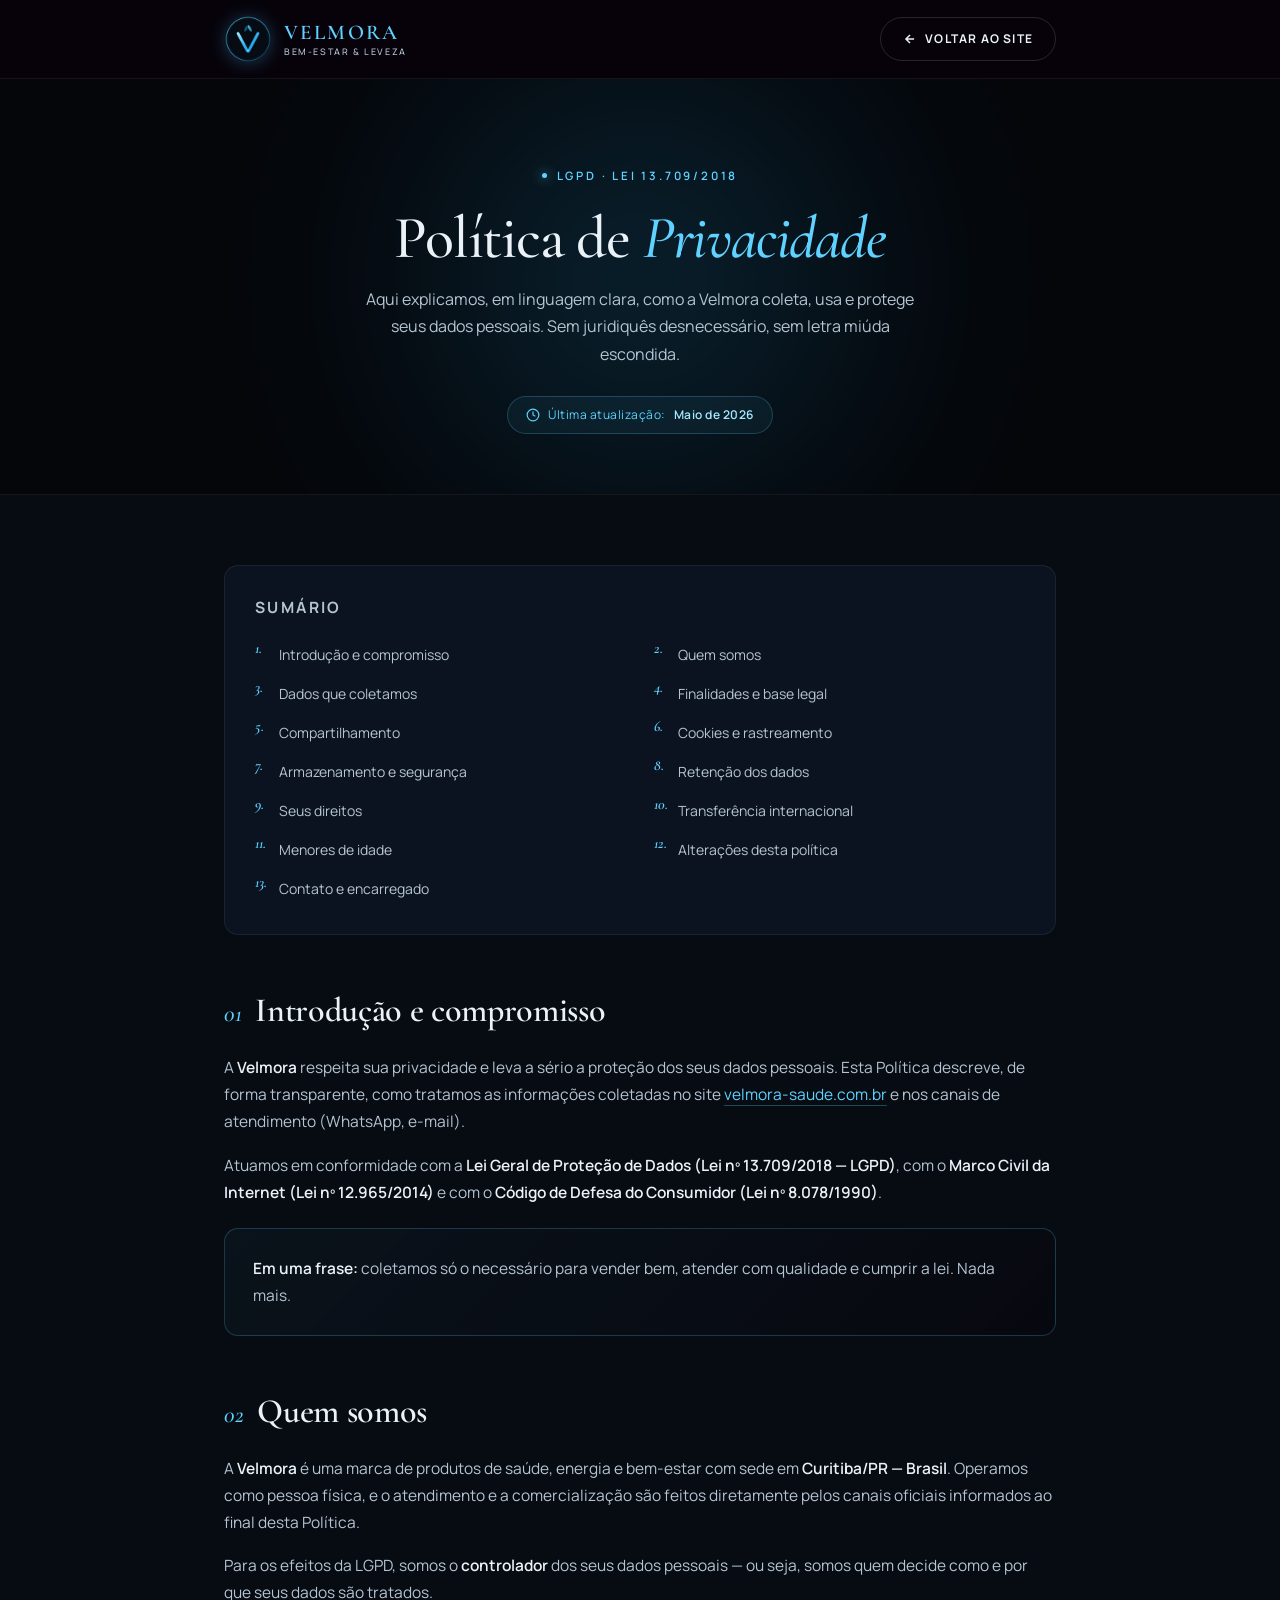
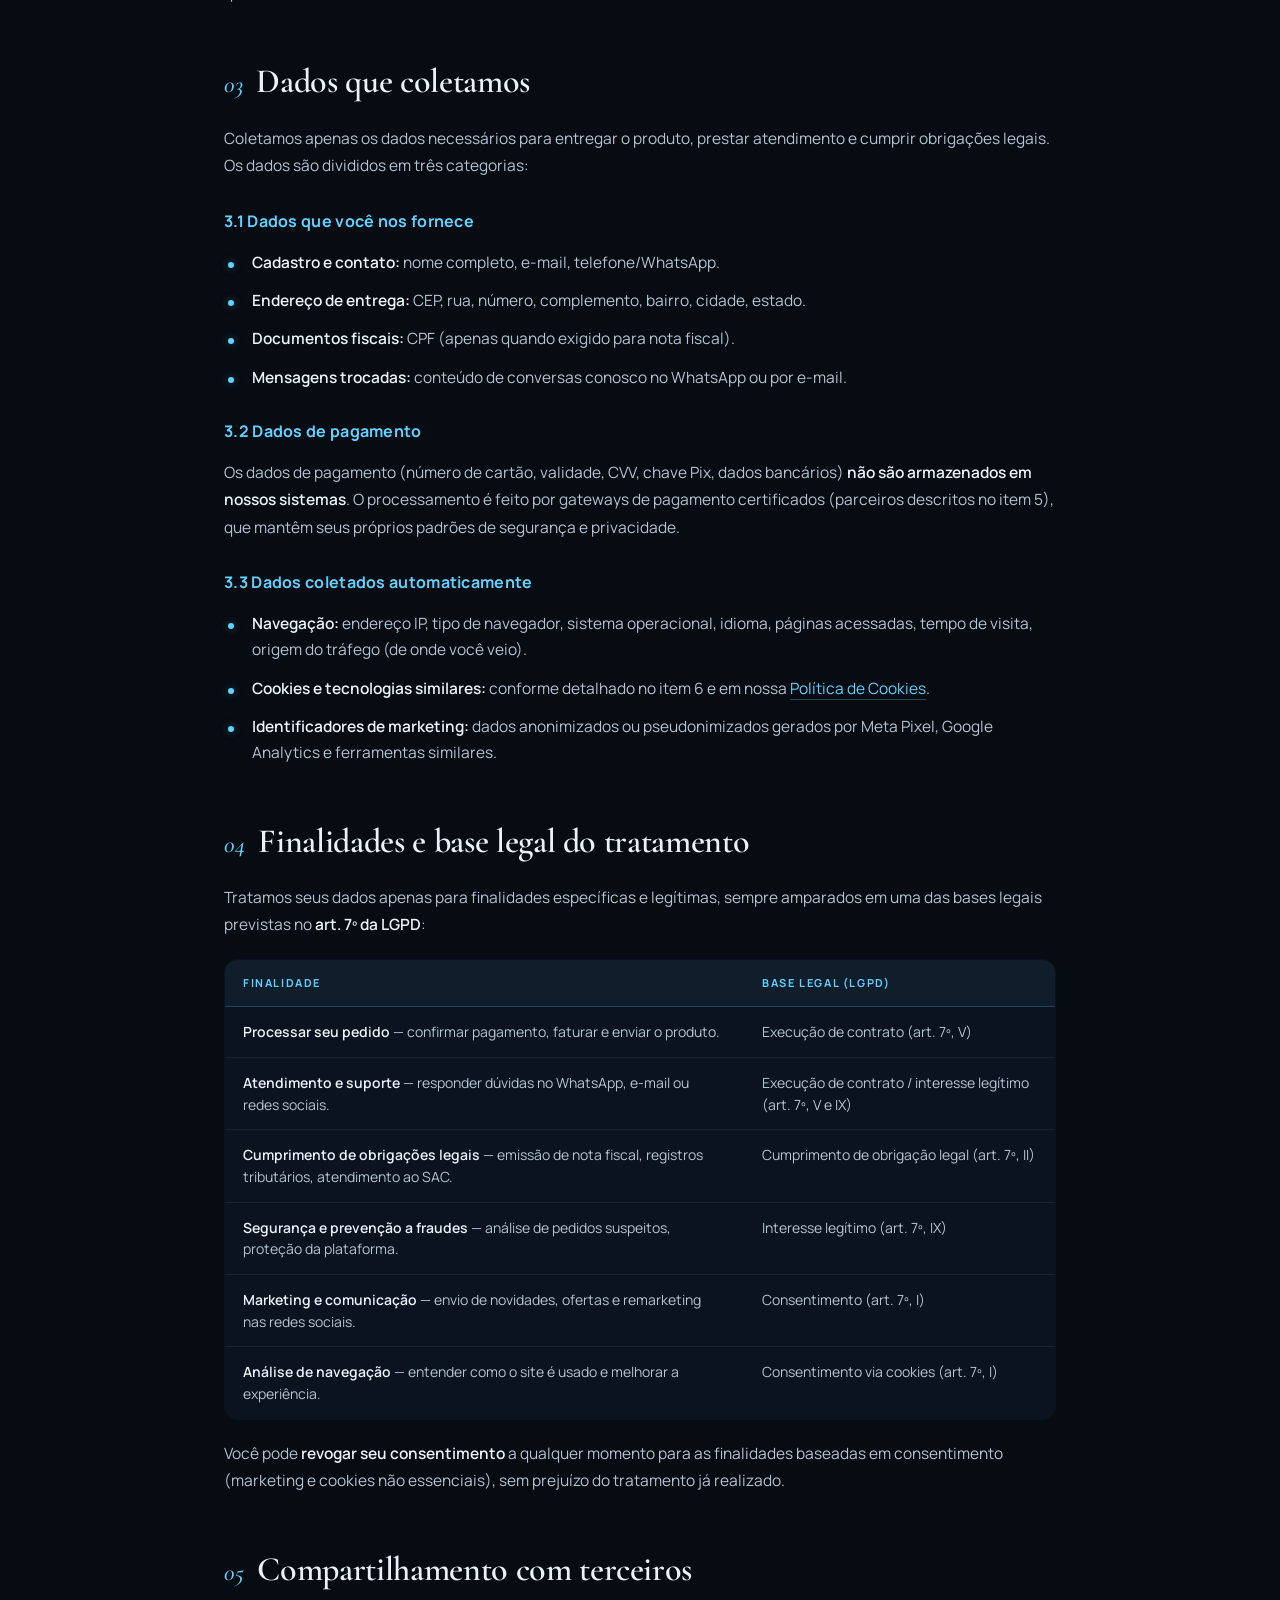
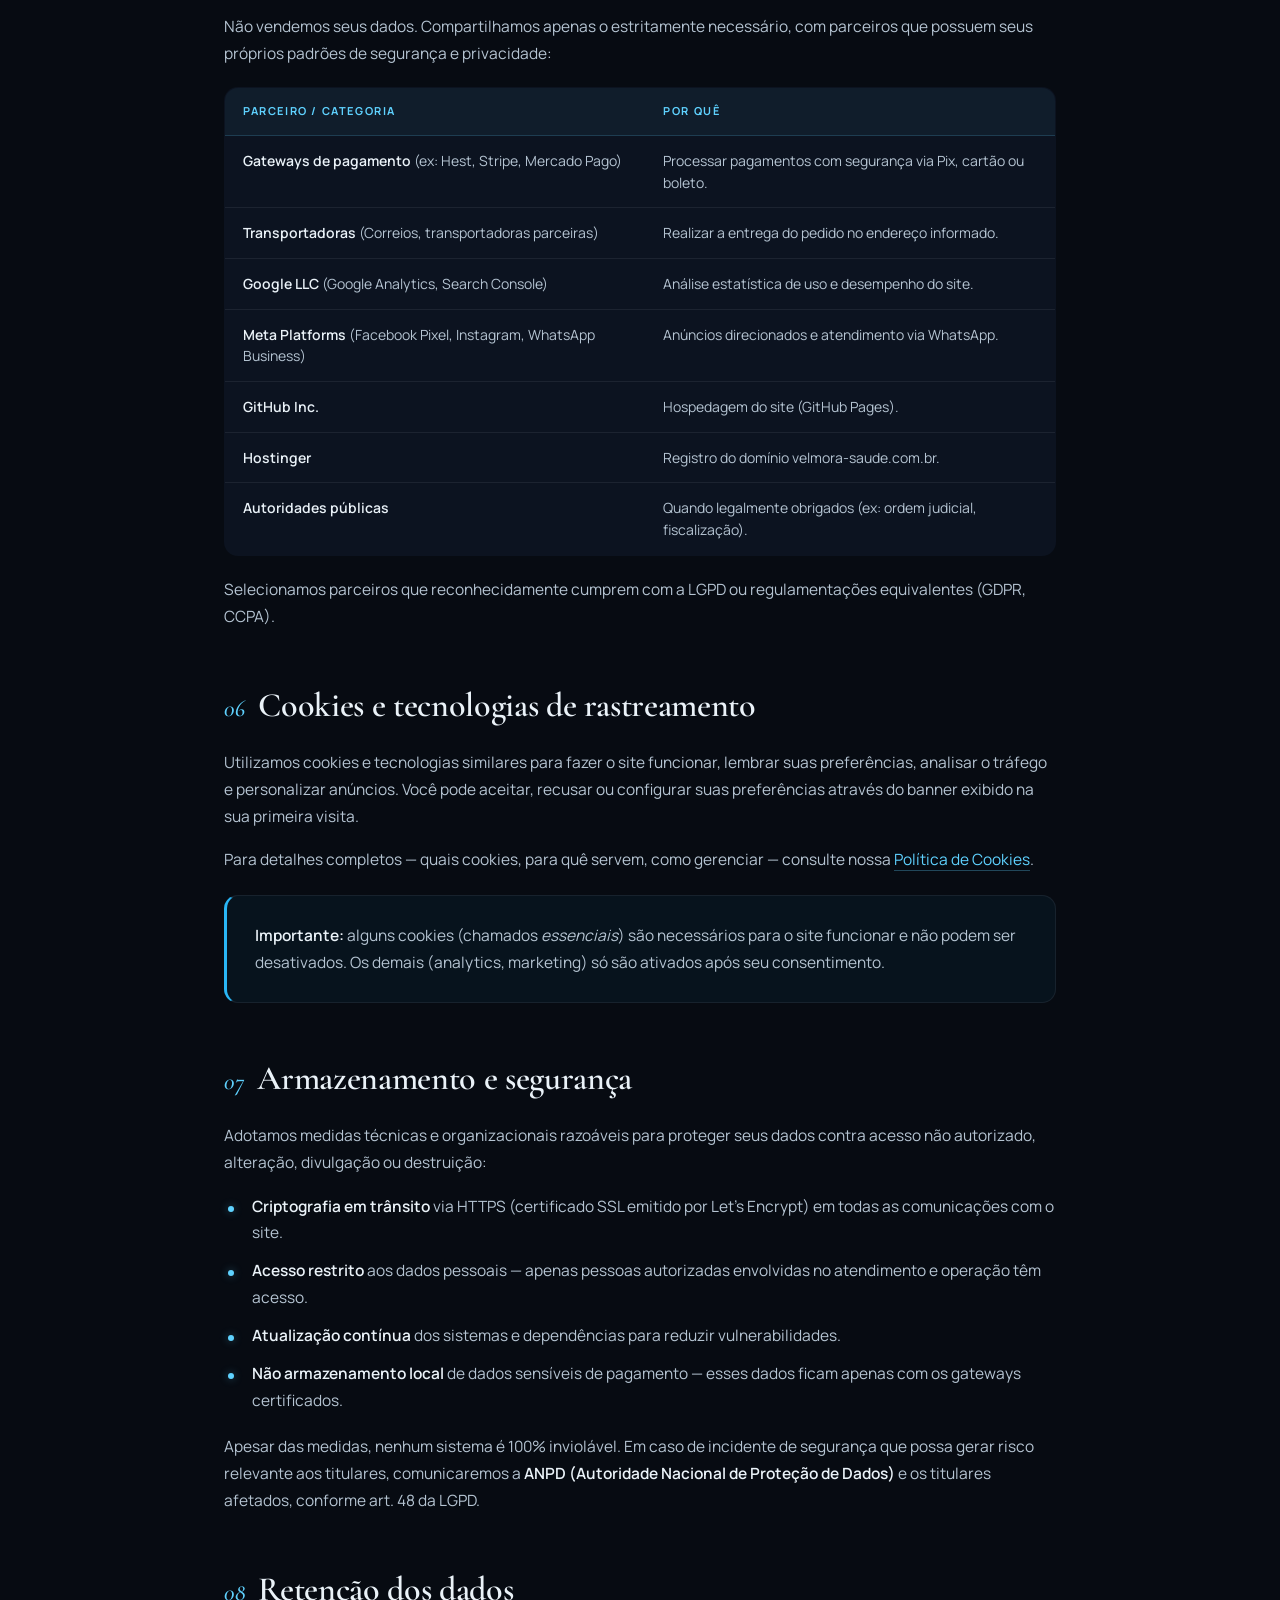
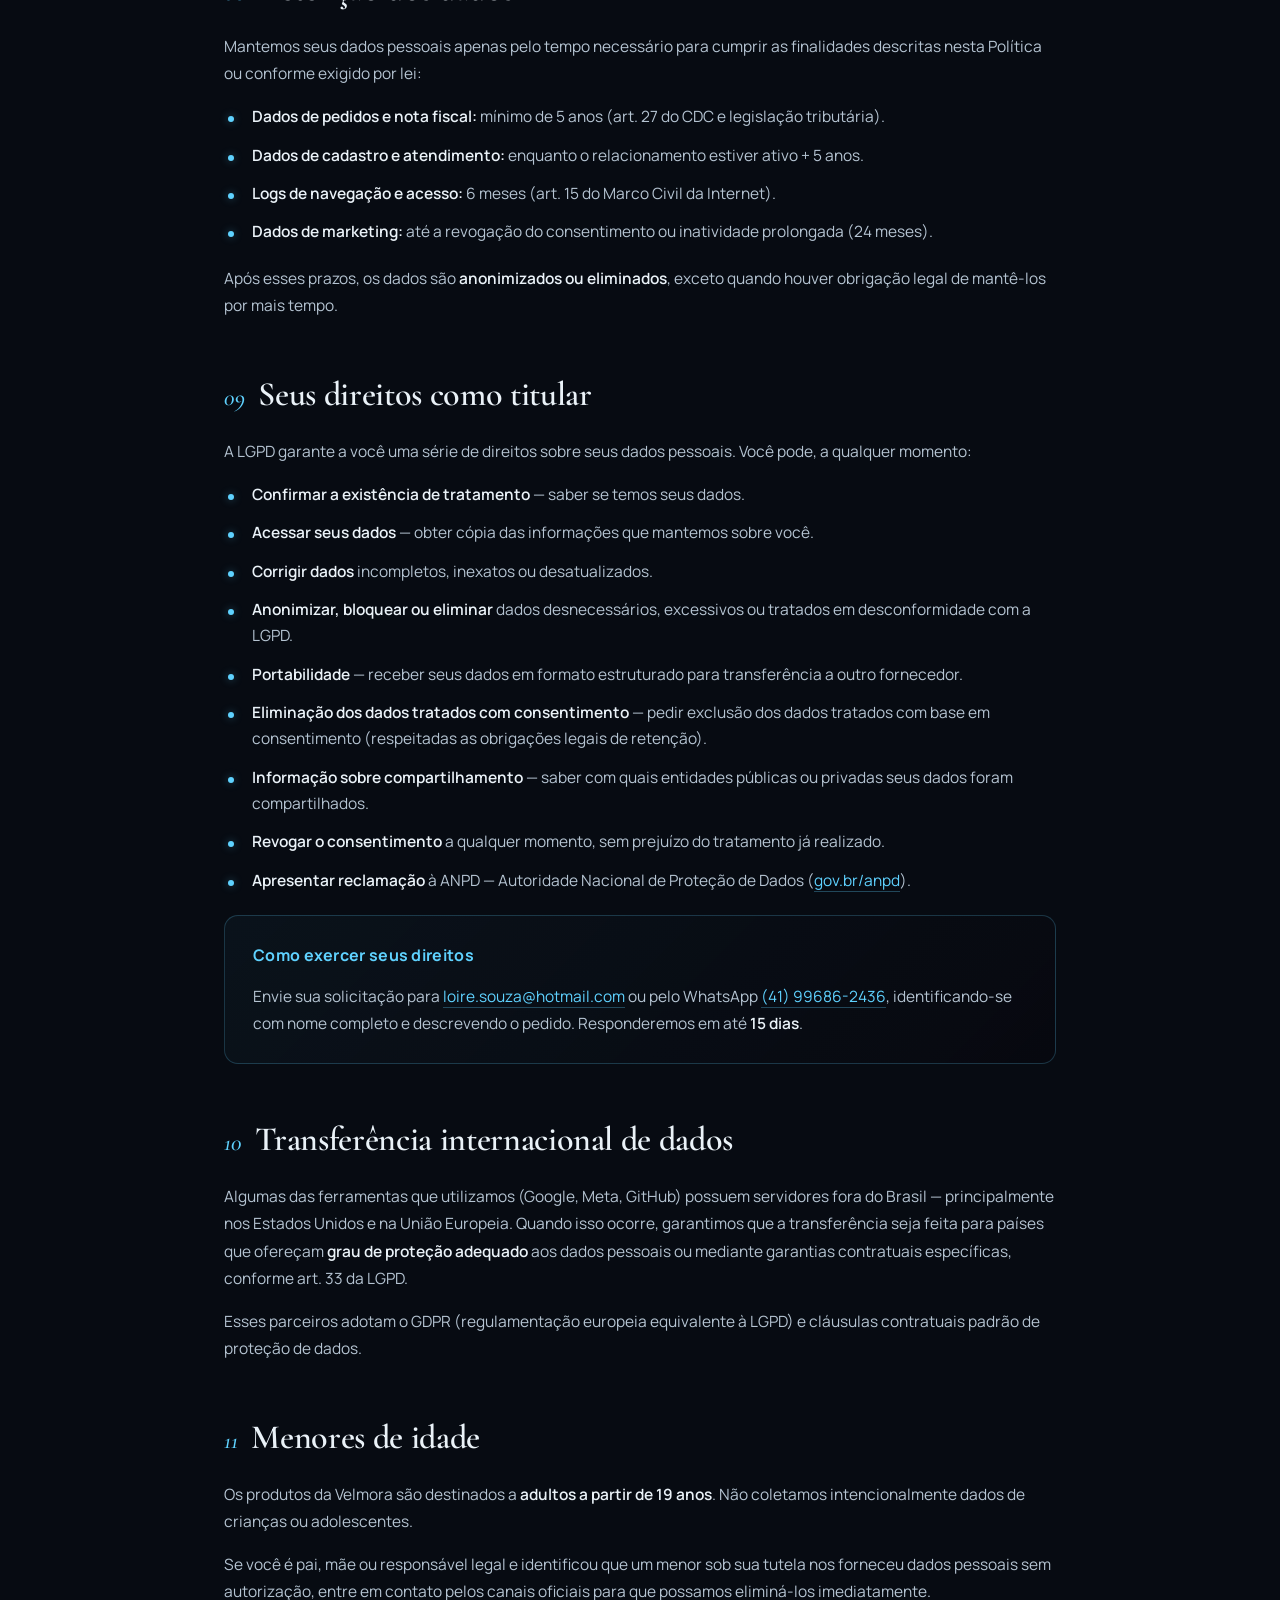
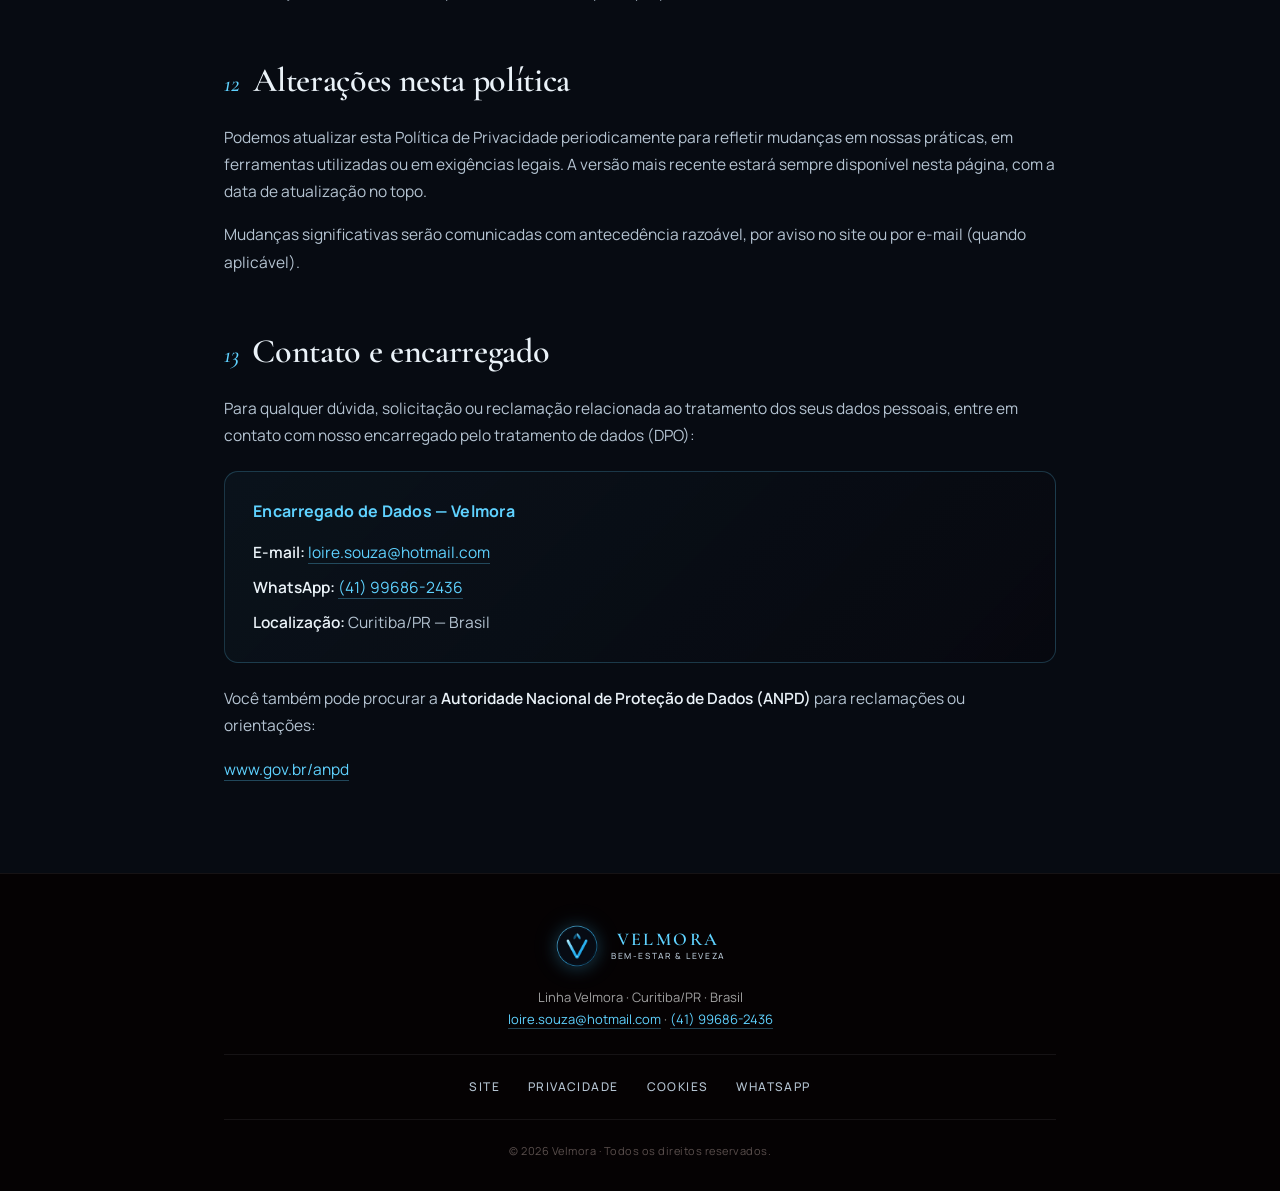
<file: privacidade.html>
<!DOCTYPE html>
<html lang="pt-BR">
<head>
  <meta charset="UTF-8">
  <meta name="viewport" content="width=device-width, initial-scale=1.0">
  <meta name="theme-color" content="#04060A">

  <title>Política de Privacidade · Velmora</title>
  <meta name="description" content="Política de Privacidade da Velmora — saiba como coletamos, usamos e protegemos seus dados pessoais em conformidade com a LGPD (Lei 13.709/2018).">
  <meta name="robots" content="index, follow">
  <link rel="canonical" href="https://velmora-saude.com.br/privacidade.html">

  <link rel="icon" type="image/x-icon" href="favicon.ico">
  <link rel="icon" type="image/webp" sizes="32x32" href="favicon-32x32.webp">
  <link rel="icon" type="image/png" sizes="32x32" href="favicon-32x32.png">
  <link rel="apple-touch-icon" sizes="180x180" href="apple-touch-icon.png">

  <link rel="preconnect" href="https://fonts.googleapis.com">
  <link rel="preconnect" href="https://fonts.gstatic.com" crossorigin>
  <link rel="stylesheet" href="https://fonts.googleapis.com/css2?family=Cormorant+Garamond:ital,wght@0,400;0,500;0,600;0,700;1,500&family=Manrope:wght@300;400;500;600;700;800&display=swap">

<style>
*, *::before, *::after { box-sizing: border-box; }
* { margin: 0; padding: 0; }
html { scroll-behavior: smooth; -webkit-text-size-adjust: 100%; }

:root {
  --bg: #04060A;
  --bg-soft: #070B12;
  --bg-card: #0C1320;
  --bg-card-hover: #111A2B;

  --red-deep: #0A4A6E;
  --red-blood: #0E6B9E;
  --red-ruby: #1593D6;
  --red-bright: #29B6F6;
  --red-glow: rgba(41, 182, 246, 0.35);

  --gold: #5FD2FF;
  --gold-deep: #2BA3DB;
  --gold-light: #A6E9FF;

  --text: #EAF2F8;
  --text-soft: #B5C4D2;
  --text-muted: #A0A0A0;
  --text-faint: #5A4F4D;

  --line: rgba(234, 242, 248, 0.07);
  --line-strong: rgba(234, 242, 248, 0.14);
  --line-gold: rgba(95, 210, 255, 0.22);

  --font-serif: 'Cormorant Garamond', 'Times New Roman', serif;
  --font-sans: 'Manrope', system-ui, sans-serif;

  --container: 880px;
  --r-md: 14px;
  --r-lg: 22px;
}

body {
  font-family: var(--font-sans);
  font-weight: 400;
  line-height: 1.7;
  color: var(--text);
  background: var(--bg);
  overflow-x: hidden;
  -webkit-font-smoothing: antialiased;
  -moz-osx-font-smoothing: grayscale;
}

a {
  color: var(--gold);
  text-decoration: none;
  border-bottom: 1px solid rgba(95, 210, 255, 0.3);
  transition: color .25s, border-color .25s;
}
a:hover {
  color: var(--gold-light);
  border-color: var(--gold-light);
}

img, svg { max-width: 100%; display: block; }
ul, ol { list-style: none; }

::selection { background: var(--red-ruby); color: #fff; }
::-webkit-scrollbar { width: 10px; }
::-webkit-scrollbar-track { background: var(--bg); }
::-webkit-scrollbar-thumb { background: var(--red-deep); border-radius: 10px; }
::-webkit-scrollbar-thumb:hover { background: var(--red-ruby); }

.container {
  width: 100%;
  max-width: var(--container);
  margin: 0 auto;
  padding: 0 24px;
}

/* === HEADER === */
.header {
  position: sticky;
  top: 0;
  z-index: 50;
  background: rgba(8, 3, 10, 0.92);
  backdrop-filter: blur(22px) saturate(160%);
  -webkit-backdrop-filter: blur(22px) saturate(160%);
  border-bottom: 1px solid var(--line);
}
.header__inner {
  max-width: var(--container);
  margin: 0 auto;
  padding: 0 24px;
  display: flex;
  align-items: center;
  justify-content: space-between;
  gap: 20px;
  height: 78px;
}
.logo {
  display: inline-flex;
  align-items: center;
  gap: 12px;
  color: var(--gold);
  border: none;
}
.logo:hover { color: var(--gold-light); }
.logo__mark {
  width: 48px;
  height: 48px;
  display: flex;
  align-items: center;
  justify-content: center;
  flex-shrink: 0;
  filter: drop-shadow(0 2px 8px rgba(95, 210, 255, 0.18))
          drop-shadow(0 0 12px rgba(41, 182, 246, 0.12));
  transition: transform .4s cubic-bezier(.16,.84,.44,1);
}
.logo:hover .logo__mark {
  transform: scale(1.05) rotate(-2deg);
}
.logo__mark picture, .logo__mark img {
  width: 100%;
  height: 100%;
  object-fit: contain;
  display: block;
}
.logo__text { display: flex; flex-direction: column; line-height: 1; }
.logo__name {
  font-family: var(--font-serif);
  font-size: 21px;
  font-weight: 600;
  letter-spacing: 2.4px;
  color: var(--gold);
}
.logo__tag {
  font-size: 9px;
  font-weight: 500;
  letter-spacing: 1.6px;
  text-transform: uppercase;
  color: var(--text-soft);
  margin-top: 4px;
}
.btn-back {
  display: inline-flex;
  align-items: center;
  gap: 8px;
  padding: 11px 22px;
  font-size: 12px;
  font-weight: 700;
  letter-spacing: 1.2px;
  text-transform: uppercase;
  border-radius: 100px;
  border: 1px solid var(--line-strong);
  color: var(--text);
  transition: all .3s;
  border-bottom: 1px solid var(--line-strong);
}
.btn-back:hover {
  border-color: var(--gold);
  color: var(--gold);
  background: rgba(95, 210, 255, 0.04);
}

/* === HERO === */
.legal-hero {
  position: relative;
  padding: 80px 0 60px;
  overflow: hidden;
  background: var(--bg);
  text-align: center;
  border-bottom: 1px solid var(--line);
}
.legal-hero__glow {
  position: absolute;
  top: -150px;
  left: 50%;
  transform: translateX(-50%);
  width: 700px;
  height: 700px;
  border-radius: 50%;
  background: radial-gradient(circle, var(--red-bright) 0%, transparent 65%);
  opacity: .2;
  filter: blur(100px);
  pointer-events: none;
}
.legal-hero .container { position: relative; z-index: 1; }
.eyebrow {
  display: inline-flex;
  align-items: center;
  gap: 10px;
  font-family: var(--font-sans);
  font-size: 11.5px;
  font-weight: 600;
  letter-spacing: 2.8px;
  text-transform: uppercase;
  color: var(--gold);
  margin-bottom: 22px;
}
.eyebrow__dot {
  width: 5px; height: 5px;
  border-radius: 50%;
  background: var(--gold);
  box-shadow: 0 0 12px var(--gold);
}
.legal-hero h1 {
  font-family: var(--font-serif);
  font-size: clamp(38px, 5.5vw, 60px);
  line-height: 1.05;
  font-weight: 500;
  letter-spacing: -0.02em;
  color: var(--text);
  margin-bottom: 16px;
}
.legal-hero h1 em {
  font-style: italic;
  background: linear-gradient(135deg, #5FD2FF 0%, var(--gold) 100%);
  -webkit-background-clip: text;
  background-clip: text;
  -webkit-text-fill-color: transparent;
}
.legal-hero__sub {
  font-size: 16px;
  color: var(--text-soft);
  max-width: 560px;
  margin: 0 auto 28px;
}
.legal-hero__meta {
  display: inline-flex;
  align-items: center;
  gap: 8px;
  padding: 8px 18px;
  background: rgba(95, 210, 255, 0.06);
  border: 1px solid var(--line-gold);
  border-radius: 100px;
  font-size: 12px;
  color: var(--gold);
  letter-spacing: 0.5px;
}
.legal-hero__meta strong { color: var(--gold-light); font-weight: 600; }

/* === CONTEÚDO === */
.legal-content {
  padding: 70px 0 90px;
  background: var(--bg-soft);
}
.legal-content section {
  margin-bottom: 56px;
  scroll-margin-top: 100px;
}
.legal-content section:last-child { margin-bottom: 0; }
.legal-content h2 {
  font-family: var(--font-serif);
  font-size: clamp(26px, 3.4vw, 34px);
  font-weight: 600;
  color: var(--text);
  margin-bottom: 22px;
  letter-spacing: -0.01em;
  line-height: 1.2;
  display: flex;
  align-items: baseline;
  gap: 14px;
}
.legal-content h2 .num {
  font-family: var(--font-serif);
  font-style: italic;
  font-size: 0.7em;
  font-weight: 500;
  color: var(--gold);
  flex-shrink: 0;
}
.legal-content h3 {
  font-family: var(--font-sans);
  font-size: 16px;
  font-weight: 700;
  color: var(--gold);
  margin: 28px 0 14px;
  letter-spacing: 0.3px;
}
.legal-content p {
  font-size: 15.5px;
  color: var(--text-soft);
  line-height: 1.75;
  margin-bottom: 16px;
}
.legal-content p:last-child { margin-bottom: 0; }
.legal-content strong { color: var(--text); font-weight: 600; }
.legal-content ul, .legal-content ol {
  margin: 14px 0 20px 0;
  padding-left: 0;
}
.legal-content ul li, .legal-content ol li {
  font-size: 15.5px;
  color: var(--text-soft);
  line-height: 1.7;
  margin-bottom: 12px;
  padding-left: 28px;
  position: relative;
}
.legal-content ul li::before {
  content: '';
  position: absolute;
  left: 4px;
  top: 13px;
  width: 6px;
  height: 6px;
  background: var(--gold);
  border-radius: 50%;
  box-shadow: 0 0 8px rgba(95, 210, 255, 0.4);
}
.legal-content ol { counter-reset: olcount; }
.legal-content ol li {
  counter-increment: olcount;
  padding-left: 32px;
}
.legal-content ol li::before {
  content: counter(olcount) ".";
  position: absolute;
  left: 4px;
  top: 0;
  font-family: var(--font-serif);
  font-style: italic;
  font-weight: 600;
  color: var(--gold);
  font-size: 17px;
}

/* Card destaque */
.card {
  padding: 26px 28px;
  background: var(--bg-card);
  border: 1px solid var(--line);
  border-radius: var(--r-md);
  margin: 22px 0;
}
.card--gold {
  border: 1px solid var(--line-gold);
  background: linear-gradient(135deg, rgba(95, 210, 255, 0.04) 0%, rgba(8, 3, 10, 0.3) 100%);
}
.card--red {
  border-left: 3px solid var(--red-bright);
  background: rgba(21, 147, 214, 0.06);
}
.card h3 { margin-top: 0; }

/* Tabela */
.legal-table {
  width: 100%;
  border-collapse: collapse;
  margin: 20px 0;
  background: var(--bg-card);
  border-radius: var(--r-md);
  overflow: hidden;
  border: 1px solid var(--line);
  font-size: 14px;
}
.legal-table thead {
  background: rgba(95, 210, 255, 0.05);
  border-bottom: 1px solid var(--line-gold);
}
.legal-table th {
  text-align: left;
  padding: 14px 18px;
  font-family: var(--font-sans);
  font-size: 11px;
  font-weight: 700;
  letter-spacing: 1.6px;
  text-transform: uppercase;
  color: var(--gold);
}
.legal-table td {
  padding: 14px 18px;
  color: var(--text-soft);
  border-bottom: 1px solid var(--line);
  vertical-align: top;
  line-height: 1.55;
}
.legal-table tr:last-child td { border-bottom: none; }
.legal-table td strong { color: var(--text); }

/* Sumário */
.toc {
  background: var(--bg-card);
  border: 1px solid var(--line);
  border-radius: var(--r-md);
  padding: 28px 30px;
  margin-bottom: 56px;
}
.toc__title {
  font-family: var(--font-sans);
  font-size: 11px;
  font-weight: 700;
  letter-spacing: 2.4px;
  text-transform: uppercase;
  color: var(--gold);
  margin-bottom: 18px;
}
.toc ol {
  margin: 0;
  padding-left: 0;
  counter-reset: tocount;
  display: grid;
  grid-template-columns: 1fr 1fr;
  gap: 4px 28px;
}
.toc ol li {
  counter-increment: tocount;
  padding-left: 24px;
  position: relative;
  margin-bottom: 0;
  font-size: 14px;
  line-height: 1.5;
}
.toc ol li::before {
  content: counter(tocount) ".";
  position: absolute;
  left: 0;
  top: 0;
  font-family: var(--font-serif);
  font-style: italic;
  color: var(--gold);
  font-weight: 600;
  font-size: 15px;
}
.toc ol li a {
  color: var(--text-soft);
  border: none;
  padding: 7px 0;
  display: block;
  transition: color .25s;
}
.toc ol li a:hover { color: var(--gold); }

/* === FOOTER === */
.footer {
  padding: 50px 0 30px;
  background: #050203;
  border-top: 1px solid var(--line);
  text-align: center;
}
.footer__brand {
  display: inline-flex;
  align-items: center;
  gap: 12px;
  margin-bottom: 18px;
  border: none;
}
.footer__brand .logo__mark { width: 44px; height: 44px; }
.footer__brand .logo__name { font-size: 18px; }
.footer__brand .logo__tag { font-size: 8.5px; }
.footer__contact {
  font-size: 13px;
  color: var(--text-muted);
  line-height: 1.7;
  max-width: 480px;
  margin: 0 auto 24px;
}
.footer__contact a { color: var(--gold); }
.footer__nav {
  display: flex;
  justify-content: center;
  gap: 28px;
  flex-wrap: wrap;
  padding: 22px 0;
  margin-bottom: 22px;
  border-top: 1px solid var(--line);
  border-bottom: 1px solid var(--line);
}
.footer__nav a {
  font-size: 12px;
  letter-spacing: 1.4px;
  text-transform: uppercase;
  color: var(--text-soft);
  border: none;
  font-weight: 500;
}
.footer__nav a:hover { color: var(--gold); }
.footer__copy {
  font-size: 11px;
  color: var(--text-faint);
  letter-spacing: 0.5px;
}

@media (max-width: 768px) {
  .header__inner { height: 64px; gap: 10px; }
  .logo__mark { width: 40px; height: 40px; }
  .logo__name { font-size: 17px; letter-spacing: 2px; }
  .logo__tag { font-size: 8px; }
  .btn-back { padding: 9px 16px; font-size: 11px; }
  .btn-back svg { display: none; }
  .legal-hero { padding: 50px 0 40px; }
  .legal-content { padding: 50px 0 70px; }
  .legal-content h2 { font-size: 24px; gap: 10px; }
  .legal-content section { margin-bottom: 42px; }
  .toc ol { grid-template-columns: 1fr; }
  .legal-table { font-size: 13px; }
  .legal-table th, .legal-table td { padding: 12px 14px; }
  .footer__nav { gap: 18px; }
}
</style>
</head>

<body>

<!-- HEADER -->
<header class="header">
  <div class="header__inner">
    <a href="index.html" class="logo" aria-label="Velmora · Voltar ao site">
      <span class="logo__mark" aria-hidden="true">
        <picture>
          <source srcset="logo-velmora.webp" type="image/webp">
          <img src="logo-velmora.png" alt="Logo Velmora" width="100" height="100" loading="eager" decoding="async">
        </picture>
      </span>
      <span class="logo__text">
        <span class="logo__name">VELMORA</span>
        <span class="logo__tag">Bem-estar &amp; Leveza</span>
      </span>
    </a>
    <a href="index.html" class="btn-back">
      <svg width="14" height="14" viewBox="0 0 24 24" fill="none" stroke="currentColor" stroke-width="2.5" aria-hidden="true"><path d="M19 12H5M12 19l-7-7 7-7"/></svg>
      Voltar ao site
    </a>
  </div>
</header>

<!-- HERO -->
<section class="legal-hero">
  <div class="legal-hero__glow" aria-hidden="true"></div>
  <div class="container">
    <span class="eyebrow"><span class="eyebrow__dot"></span> LGPD · Lei 13.709/2018</span>
    <h1>Política de <em>Privacidade</em></h1>
    <p class="legal-hero__sub">
      Aqui explicamos, em linguagem clara, como a Velmora coleta, usa e protege seus dados pessoais. Sem juridiquês desnecessário, sem letra miúda escondida.
    </p>
    <div class="legal-hero__meta">
      <svg width="14" height="14" viewBox="0 0 24 24" fill="none" stroke="currentColor" stroke-width="2"><circle cx="12" cy="12" r="10"/><path d="M12 6v6l4 2"/></svg>
      Última atualização: <strong>Maio de 2026</strong>
    </div>
  </div>
</section>

<!-- CONTEÚDO -->
<main class="legal-content">
  <div class="container">

    <!-- SUMÁRIO -->
    <nav class="toc" aria-label="Sumário">
      <p class="toc__title">Sumário</p>
      <ol>
        <li><a href="#introducao">Introdução e compromisso</a></li>
        <li><a href="#quem-somos">Quem somos</a></li>
        <li><a href="#dados-coletados">Dados que coletamos</a></li>
        <li><a href="#finalidades">Finalidades e base legal</a></li>
        <li><a href="#compartilhamento">Compartilhamento</a></li>
        <li><a href="#cookies">Cookies e rastreamento</a></li>
        <li><a href="#armazenamento">Armazenamento e segurança</a></li>
        <li><a href="#retencao">Retenção dos dados</a></li>
        <li><a href="#direitos">Seus direitos</a></li>
        <li><a href="#transferencia">Transferência internacional</a></li>
        <li><a href="#menores">Menores de idade</a></li>
        <li><a href="#alteracoes">Alterações desta política</a></li>
        <li><a href="#contato">Contato e encarregado</a></li>
      </ol>
    </nav>

    <!-- 1 -->
    <section id="introducao">
      <h2><span class="num">01</span> Introdução e compromisso</h2>
      <p>A <strong>Velmora</strong> respeita sua privacidade e leva a sério a proteção dos seus dados pessoais. Esta Política descreve, de forma transparente, como tratamos as informações coletadas no site <a href="https://velmora-saude.com.br">velmora-saude.com.br</a> e nos canais de atendimento (WhatsApp, e-mail).</p>
      <p>Atuamos em conformidade com a <strong>Lei Geral de Proteção de Dados (Lei nº 13.709/2018 — LGPD)</strong>, com o <strong>Marco Civil da Internet (Lei nº 12.965/2014)</strong> e com o <strong>Código de Defesa do Consumidor (Lei nº 8.078/1990)</strong>.</p>
      <div class="card card--gold">
        <p style="margin:0;"><strong>Em uma frase:</strong> coletamos só o necessário para vender bem, atender com qualidade e cumprir a lei. Nada mais.</p>
      </div>
    </section>

    <!-- 2 -->
    <section id="quem-somos">
      <h2><span class="num">02</span> Quem somos</h2>
      <p>A <strong>Velmora</strong> é uma marca de produtos de saúde, energia e bem-estar com sede em <strong>Curitiba/PR — Brasil</strong>. Operamos como pessoa física, e o atendimento e a comercialização são feitos diretamente pelos canais oficiais informados ao final desta Política.</p>
      <p>Para os efeitos da LGPD, somos o <strong>controlador</strong> dos seus dados pessoais — ou seja, somos quem decide como e por que seus dados são tratados.</p>
    </section>

    <!-- 3 -->
    <section id="dados-coletados">
      <h2><span class="num">03</span> Dados que coletamos</h2>
      <p>Coletamos apenas os dados necessários para entregar o produto, prestar atendimento e cumprir obrigações legais. Os dados são divididos em três categorias:</p>

      <h3>3.1 Dados que você nos fornece</h3>
      <ul>
        <li><strong>Cadastro e contato:</strong> nome completo, e-mail, telefone/WhatsApp.</li>
        <li><strong>Endereço de entrega:</strong> CEP, rua, número, complemento, bairro, cidade, estado.</li>
        <li><strong>Documentos fiscais:</strong> CPF (apenas quando exigido para nota fiscal).</li>
        <li><strong>Mensagens trocadas:</strong> conteúdo de conversas conosco no WhatsApp ou por e-mail.</li>
      </ul>

      <h3>3.2 Dados de pagamento</h3>
      <p>Os dados de pagamento (número de cartão, validade, CVV, chave Pix, dados bancários) <strong>não são armazenados em nossos sistemas</strong>. O processamento é feito por gateways de pagamento certificados (parceiros descritos no item 5), que mantêm seus próprios padrões de segurança e privacidade.</p>

      <h3>3.3 Dados coletados automaticamente</h3>
      <ul>
        <li><strong>Navegação:</strong> endereço IP, tipo de navegador, sistema operacional, idioma, páginas acessadas, tempo de visita, origem do tráfego (de onde você veio).</li>
        <li><strong>Cookies e tecnologias similares:</strong> conforme detalhado no item 6 e em nossa <a href="cookies.html">Política de Cookies</a>.</li>
        <li><strong>Identificadores de marketing:</strong> dados anonimizados ou pseudonimizados gerados por Meta Pixel, Google Analytics e ferramentas similares.</li>
      </ul>
    </section>

    <!-- 4 -->
    <section id="finalidades">
      <h2><span class="num">04</span> Finalidades e base legal do tratamento</h2>
      <p>Tratamos seus dados apenas para finalidades específicas e legítimas, sempre amparados em uma das bases legais previstas no <strong>art. 7º da LGPD</strong>:</p>

      <table class="legal-table">
        <thead>
          <tr>
            <th>Finalidade</th>
            <th>Base legal (LGPD)</th>
          </tr>
        </thead>
        <tbody>
          <tr>
            <td><strong>Processar seu pedido</strong> — confirmar pagamento, faturar e enviar o produto.</td>
            <td>Execução de contrato (art. 7º, V)</td>
          </tr>
          <tr>
            <td><strong>Atendimento e suporte</strong> — responder dúvidas no WhatsApp, e-mail ou redes sociais.</td>
            <td>Execução de contrato / interesse legítimo (art. 7º, V e IX)</td>
          </tr>
          <tr>
            <td><strong>Cumprimento de obrigações legais</strong> — emissão de nota fiscal, registros tributários, atendimento ao SAC.</td>
            <td>Cumprimento de obrigação legal (art. 7º, II)</td>
          </tr>
          <tr>
            <td><strong>Segurança e prevenção a fraudes</strong> — análise de pedidos suspeitos, proteção da plataforma.</td>
            <td>Interesse legítimo (art. 7º, IX)</td>
          </tr>
          <tr>
            <td><strong>Marketing e comunicação</strong> — envio de novidades, ofertas e remarketing nas redes sociais.</td>
            <td>Consentimento (art. 7º, I)</td>
          </tr>
          <tr>
            <td><strong>Análise de navegação</strong> — entender como o site é usado e melhorar a experiência.</td>
            <td>Consentimento via cookies (art. 7º, I)</td>
          </tr>
        </tbody>
      </table>

      <p>Você pode <strong>revogar seu consentimento</strong> a qualquer momento para as finalidades baseadas em consentimento (marketing e cookies não essenciais), sem prejuízo do tratamento já realizado.</p>
    </section>

    <!-- 5 -->
    <section id="compartilhamento">
      <h2><span class="num">05</span> Compartilhamento com terceiros</h2>
      <p>Não vendemos seus dados. Compartilhamos apenas o estritamente necessário, com parceiros que possuem seus próprios padrões de segurança e privacidade:</p>

      <table class="legal-table">
        <thead>
          <tr>
            <th>Parceiro / Categoria</th>
            <th>Por quê</th>
          </tr>
        </thead>
        <tbody>
          <tr>
            <td><strong>Gateways de pagamento</strong> (ex: Hest, Stripe, Mercado Pago)</td>
            <td>Processar pagamentos com segurança via Pix, cartão ou boleto.</td>
          </tr>
          <tr>
            <td><strong>Transportadoras</strong> (Correios, transportadoras parceiras)</td>
            <td>Realizar a entrega do pedido no endereço informado.</td>
          </tr>
          <tr>
            <td><strong>Google LLC</strong> (Google Analytics, Search Console)</td>
            <td>Análise estatística de uso e desempenho do site.</td>
          </tr>
          <tr>
            <td><strong>Meta Platforms</strong> (Facebook Pixel, Instagram, WhatsApp Business)</td>
            <td>Anúncios direcionados e atendimento via WhatsApp.</td>
          </tr>
          <tr>
            <td><strong>GitHub Inc.</strong></td>
            <td>Hospedagem do site (GitHub Pages).</td>
          </tr>
          <tr>
            <td><strong>Hostinger</strong></td>
            <td>Registro do domínio velmora-saude.com.br.</td>
          </tr>
          <tr>
            <td><strong>Autoridades públicas</strong></td>
            <td>Quando legalmente obrigados (ex: ordem judicial, fiscalização).</td>
          </tr>
        </tbody>
      </table>

      <p>Selecionamos parceiros que reconhecidamente cumprem com a LGPD ou regulamentações equivalentes (GDPR, CCPA).</p>
    </section>

    <!-- 6 -->
    <section id="cookies">
      <h2><span class="num">06</span> Cookies e tecnologias de rastreamento</h2>
      <p>Utilizamos cookies e tecnologias similares para fazer o site funcionar, lembrar suas preferências, analisar o tráfego e personalizar anúncios. Você pode aceitar, recusar ou configurar suas preferências através do banner exibido na sua primeira visita.</p>
      <p>Para detalhes completos — quais cookies, para quê servem, como gerenciar — consulte nossa <a href="cookies.html">Política de Cookies</a>.</p>
      <div class="card card--red">
        <p style="margin:0;"><strong>Importante:</strong> alguns cookies (chamados <em>essenciais</em>) são necessários para o site funcionar e não podem ser desativados. Os demais (analytics, marketing) só são ativados após seu consentimento.</p>
      </div>
    </section>

    <!-- 7 -->
    <section id="armazenamento">
      <h2><span class="num">07</span> Armazenamento e segurança</h2>
      <p>Adotamos medidas técnicas e organizacionais razoáveis para proteger seus dados contra acesso não autorizado, alteração, divulgação ou destruição:</p>
      <ul>
        <li><strong>Criptografia em trânsito</strong> via HTTPS (certificado SSL emitido por Let's Encrypt) em todas as comunicações com o site.</li>
        <li><strong>Acesso restrito</strong> aos dados pessoais — apenas pessoas autorizadas envolvidas no atendimento e operação têm acesso.</li>
        <li><strong>Atualização contínua</strong> dos sistemas e dependências para reduzir vulnerabilidades.</li>
        <li><strong>Não armazenamento local</strong> de dados sensíveis de pagamento — esses dados ficam apenas com os gateways certificados.</li>
      </ul>
      <p>Apesar das medidas, nenhum sistema é 100% inviolável. Em caso de incidente de segurança que possa gerar risco relevante aos titulares, comunicaremos a <strong>ANPD (Autoridade Nacional de Proteção de Dados)</strong> e os titulares afetados, conforme art. 48 da LGPD.</p>
    </section>

    <!-- 8 -->
    <section id="retencao">
      <h2><span class="num">08</span> Retenção dos dados</h2>
      <p>Mantemos seus dados pessoais apenas pelo tempo necessário para cumprir as finalidades descritas nesta Política ou conforme exigido por lei:</p>
      <ul>
        <li><strong>Dados de pedidos e nota fiscal:</strong> mínimo de 5 anos (art. 27 do CDC e legislação tributária).</li>
        <li><strong>Dados de cadastro e atendimento:</strong> enquanto o relacionamento estiver ativo + 5 anos.</li>
        <li><strong>Logs de navegação e acesso:</strong> 6 meses (art. 15 do Marco Civil da Internet).</li>
        <li><strong>Dados de marketing:</strong> até a revogação do consentimento ou inatividade prolongada (24 meses).</li>
      </ul>
      <p>Após esses prazos, os dados são <strong>anonimizados ou eliminados</strong>, exceto quando houver obrigação legal de mantê-los por mais tempo.</p>
    </section>

    <!-- 9 -->
    <section id="direitos">
      <h2><span class="num">09</span> Seus direitos como titular</h2>
      <p>A LGPD garante a você uma série de direitos sobre seus dados pessoais. Você pode, a qualquer momento:</p>
      <ul>
        <li><strong>Confirmar a existência de tratamento</strong> — saber se temos seus dados.</li>
        <li><strong>Acessar seus dados</strong> — obter cópia das informações que mantemos sobre você.</li>
        <li><strong>Corrigir dados</strong> incompletos, inexatos ou desatualizados.</li>
        <li><strong>Anonimizar, bloquear ou eliminar</strong> dados desnecessários, excessivos ou tratados em desconformidade com a LGPD.</li>
        <li><strong>Portabilidade</strong> — receber seus dados em formato estruturado para transferência a outro fornecedor.</li>
        <li><strong>Eliminação dos dados tratados com consentimento</strong> — pedir exclusão dos dados tratados com base em consentimento (respeitadas as obrigações legais de retenção).</li>
        <li><strong>Informação sobre compartilhamento</strong> — saber com quais entidades públicas ou privadas seus dados foram compartilhados.</li>
        <li><strong>Revogar o consentimento</strong> a qualquer momento, sem prejuízo do tratamento já realizado.</li>
        <li><strong>Apresentar reclamação</strong> à ANPD — Autoridade Nacional de Proteção de Dados (<a href="https://www.gov.br/anpd" target="_blank" rel="noopener">gov.br/anpd</a>).</li>
      </ul>
      <div class="card card--gold">
        <h3>Como exercer seus direitos</h3>
        <p>Envie sua solicitação para <a href="mailto:loire.souza@hotmail.com">loire.souza@hotmail.com</a> ou pelo WhatsApp <a href="https://wa.me/5541996862436" target="_blank" rel="noopener">(41) 99686-2436</a>, identificando-se com nome completo e descrevendo o pedido. Responderemos em até <strong>15 dias</strong>.</p>
      </div>
    </section>

    <!-- 10 -->
    <section id="transferencia">
      <h2><span class="num">10</span> Transferência internacional de dados</h2>
      <p>Algumas das ferramentas que utilizamos (Google, Meta, GitHub) possuem servidores fora do Brasil — principalmente nos Estados Unidos e na União Europeia. Quando isso ocorre, garantimos que a transferência seja feita para países que ofereçam <strong>grau de proteção adequado</strong> aos dados pessoais ou mediante garantias contratuais específicas, conforme art. 33 da LGPD.</p>
      <p>Esses parceiros adotam o GDPR (regulamentação europeia equivalente à LGPD) e cláusulas contratuais padrão de proteção de dados.</p>
    </section>

    <!-- 11 -->
    <section id="menores">
      <h2><span class="num">11</span> Menores de idade</h2>
      <p>Os produtos da Velmora são destinados a <strong>adultos a partir de 19 anos</strong>. Não coletamos intencionalmente dados de crianças ou adolescentes.</p>
      <p>Se você é pai, mãe ou responsável legal e identificou que um menor sob sua tutela nos forneceu dados pessoais sem autorização, entre em contato pelos canais oficiais para que possamos eliminá-los imediatamente.</p>
    </section>

    <!-- 12 -->
    <section id="alteracoes">
      <h2><span class="num">12</span> Alterações nesta política</h2>
      <p>Podemos atualizar esta Política de Privacidade periodicamente para refletir mudanças em nossas práticas, em ferramentas utilizadas ou em exigências legais. A versão mais recente estará sempre disponível nesta página, com a data de atualização no topo.</p>
      <p>Mudanças significativas serão comunicadas com antecedência razoável, por aviso no site ou por e-mail (quando aplicável).</p>
    </section>

    <!-- 13 -->
    <section id="contato">
      <h2><span class="num">13</span> Contato e encarregado</h2>
      <p>Para qualquer dúvida, solicitação ou reclamação relacionada ao tratamento dos seus dados pessoais, entre em contato com nosso encarregado pelo tratamento de dados (DPO):</p>

      <div class="card card--gold">
        <h3>Encarregado de Dados — Velmora</h3>
        <p style="margin-bottom:8px;"><strong>E-mail:</strong> <a href="mailto:loire.souza@hotmail.com">loire.souza@hotmail.com</a></p>
        <p style="margin-bottom:8px;"><strong>WhatsApp:</strong> <a href="https://wa.me/5541996862436" target="_blank" rel="noopener">(41) 99686-2436</a></p>
        <p style="margin-bottom:0;"><strong>Localização:</strong> Curitiba/PR — Brasil</p>
      </div>

      <p>Você também pode procurar a <strong>Autoridade Nacional de Proteção de Dados (ANPD)</strong> para reclamações ou orientações:</p>
      <p><a href="https://www.gov.br/anpd" target="_blank" rel="noopener">www.gov.br/anpd</a></p>
    </section>

  </div>
</main>

<!-- FOOTER -->
<footer class="footer">
  <div class="container">
    <a href="index.html" class="footer__brand" aria-label="Velmora">
      <span class="logo__mark" aria-hidden="true">
        <picture>
          <source srcset="logo-velmora.webp" type="image/webp">
          <img src="logo-velmora.png" alt="Logo Velmora" width="100" height="100" loading="lazy" decoding="async">
        </picture>
      </span>
      <span class="logo__text">
        <span class="logo__name">VELMORA</span>
        <span class="logo__tag">Bem-estar &amp; Leveza</span>
      </span>
    </a>
    <p class="footer__contact">
      Linha Velmora · Curitiba/PR · Brasil<br>
      <a href="mailto:loire.souza@hotmail.com">loire.souza@hotmail.com</a> · <a href="https://wa.me/5541996862436" target="_blank" rel="noopener">(41) 99686-2436</a>
    </p>
    <nav class="footer__nav">
      <a href="index.html">Site</a>
      <a href="privacidade.html">Privacidade</a>
      <a href="cookies.html">Cookies</a>
      <a href="https://wa.me/5541996862436" target="_blank" rel="noopener">WhatsApp</a>
    </nav>
    <p class="footer__copy">© <span id="year">2026</span> Velmora · Todos os direitos reservados.</p>
  </div>
</footer>

<script>
  document.getElementById('year').textContent = new Date().getFullYear();
</script>

</body>
</html>
</file>
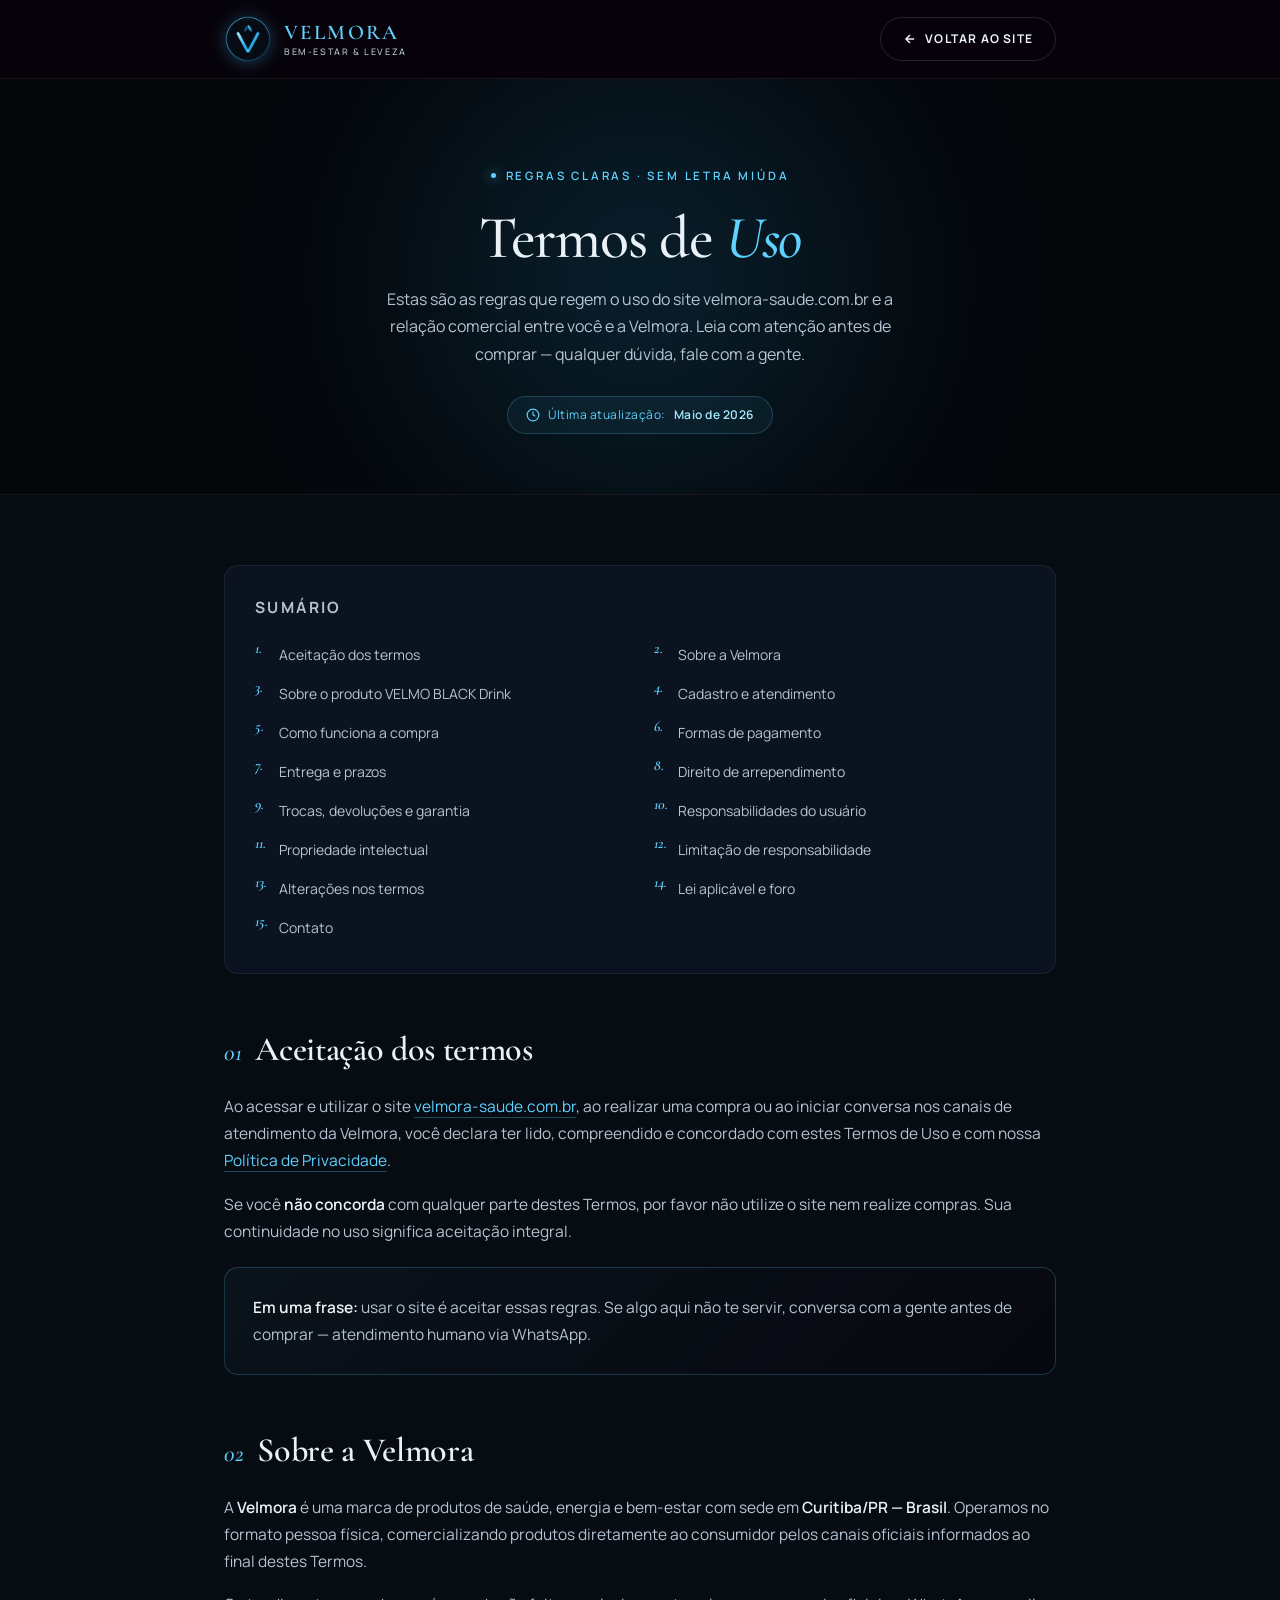
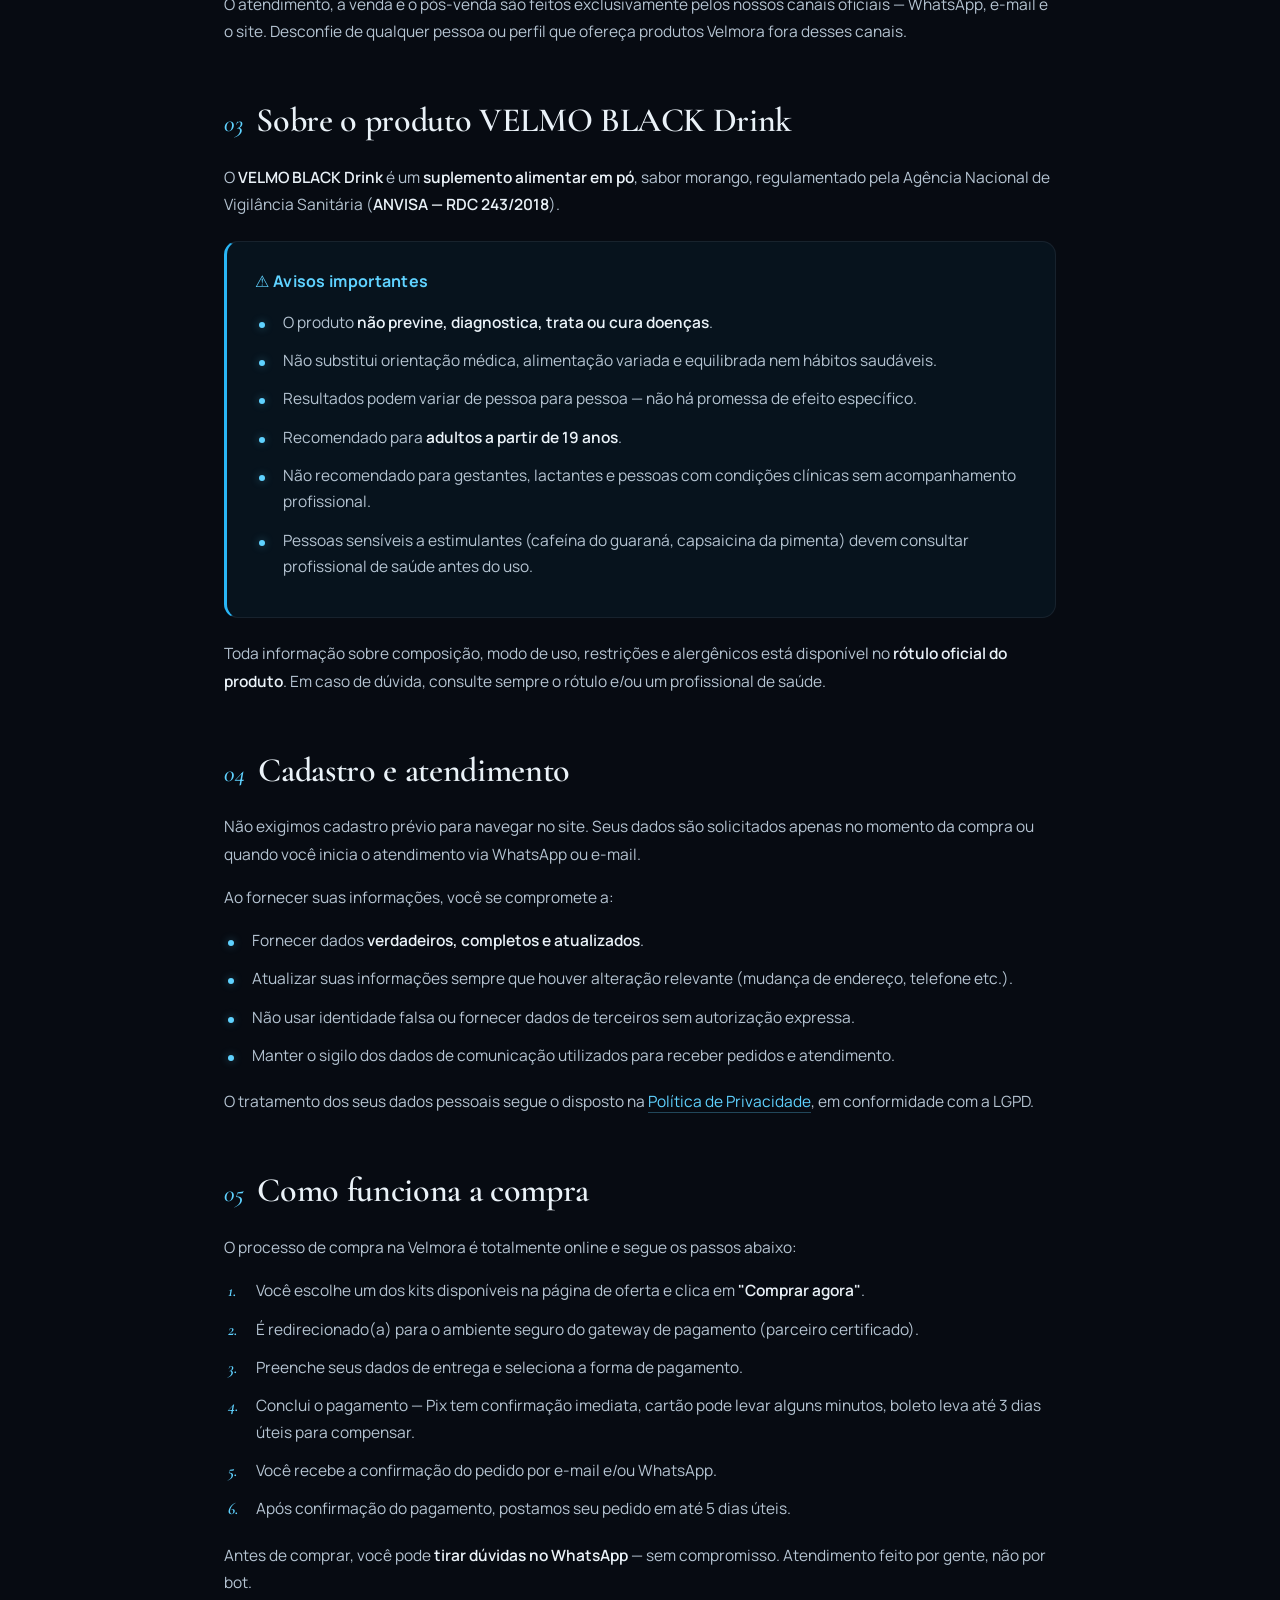
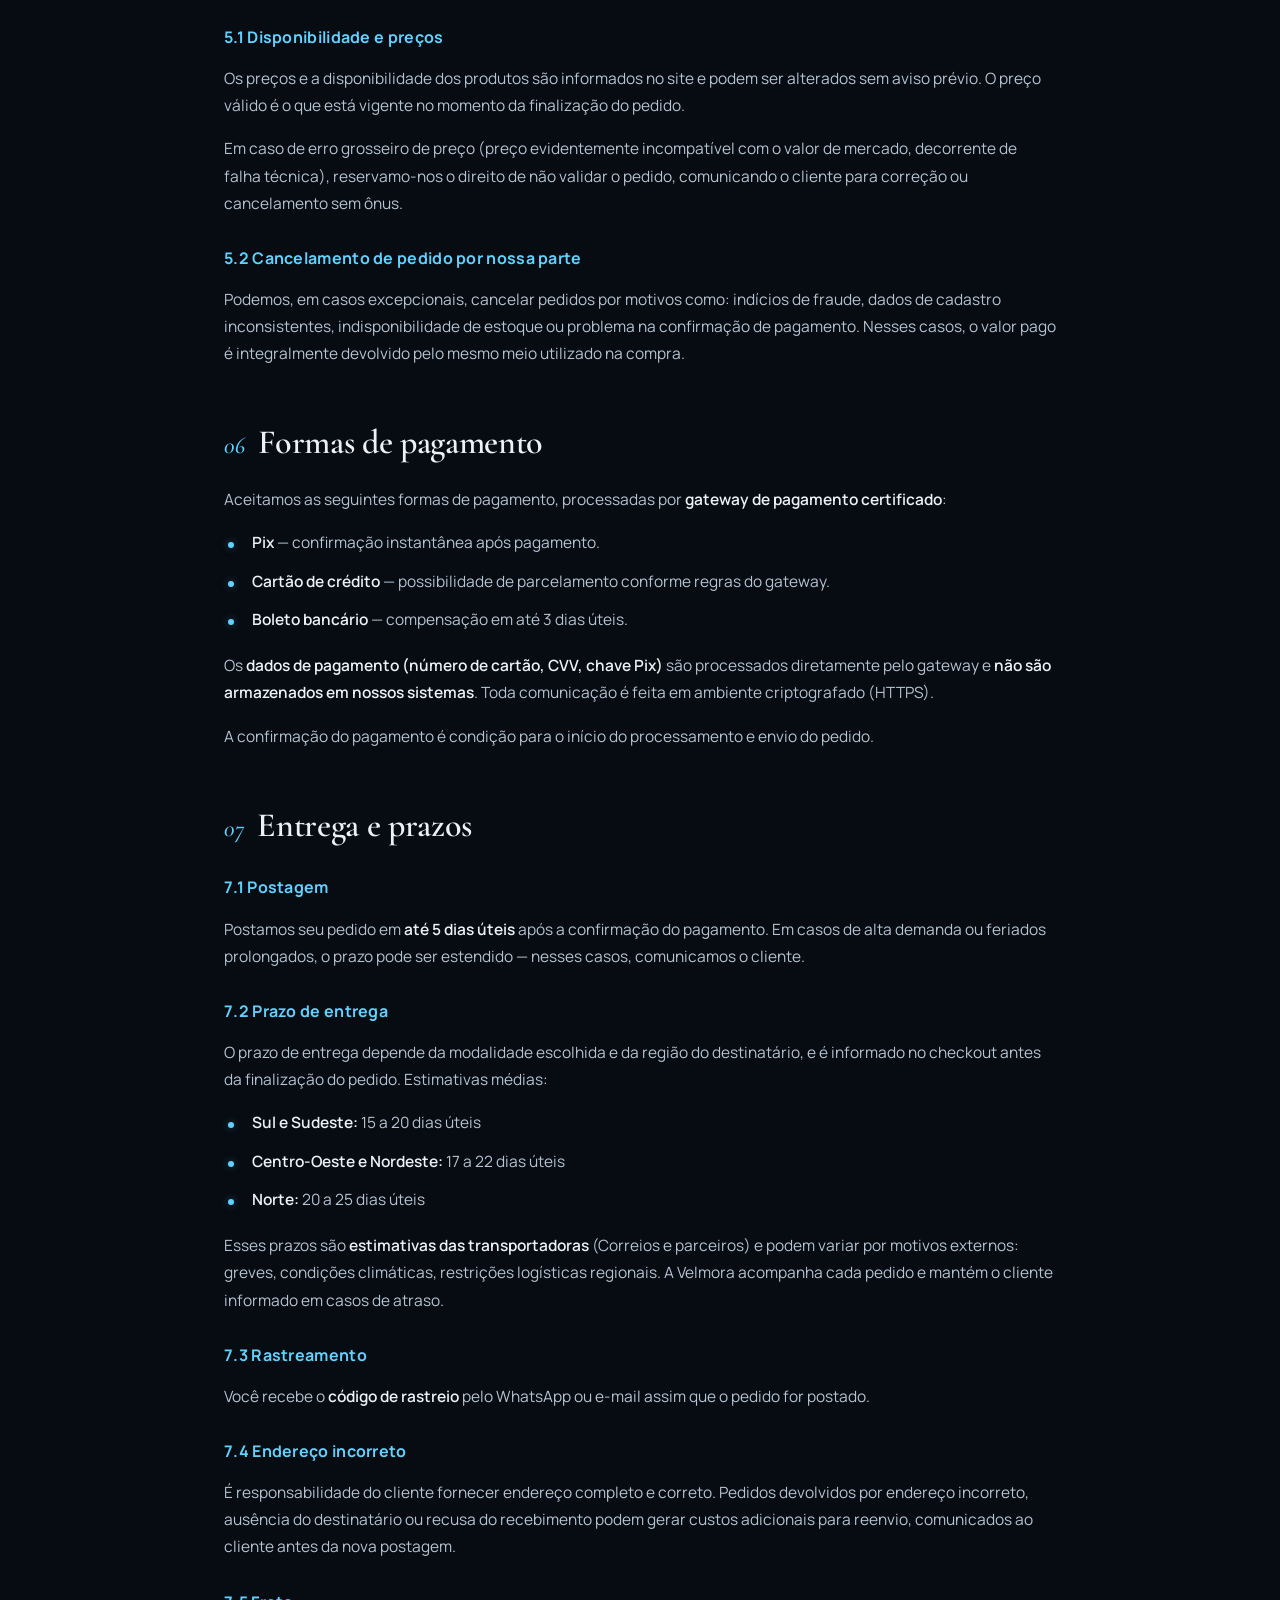
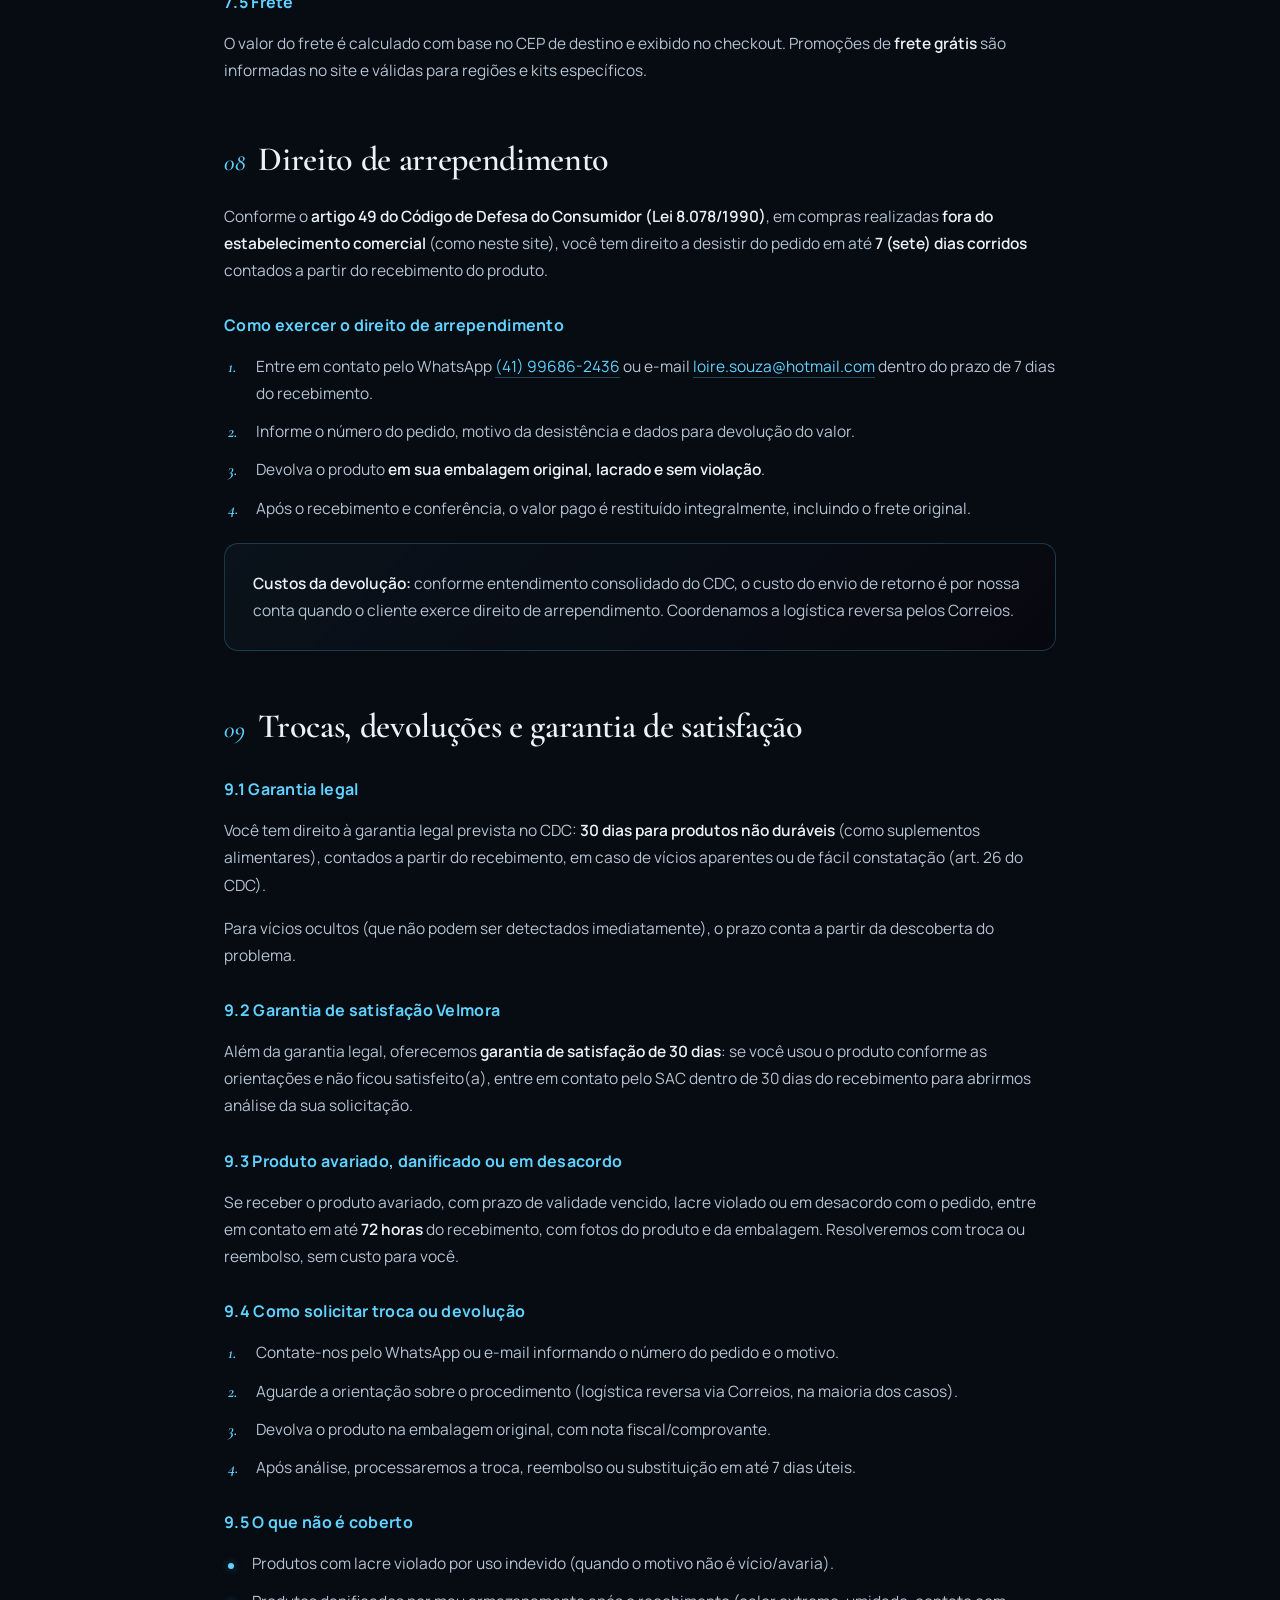
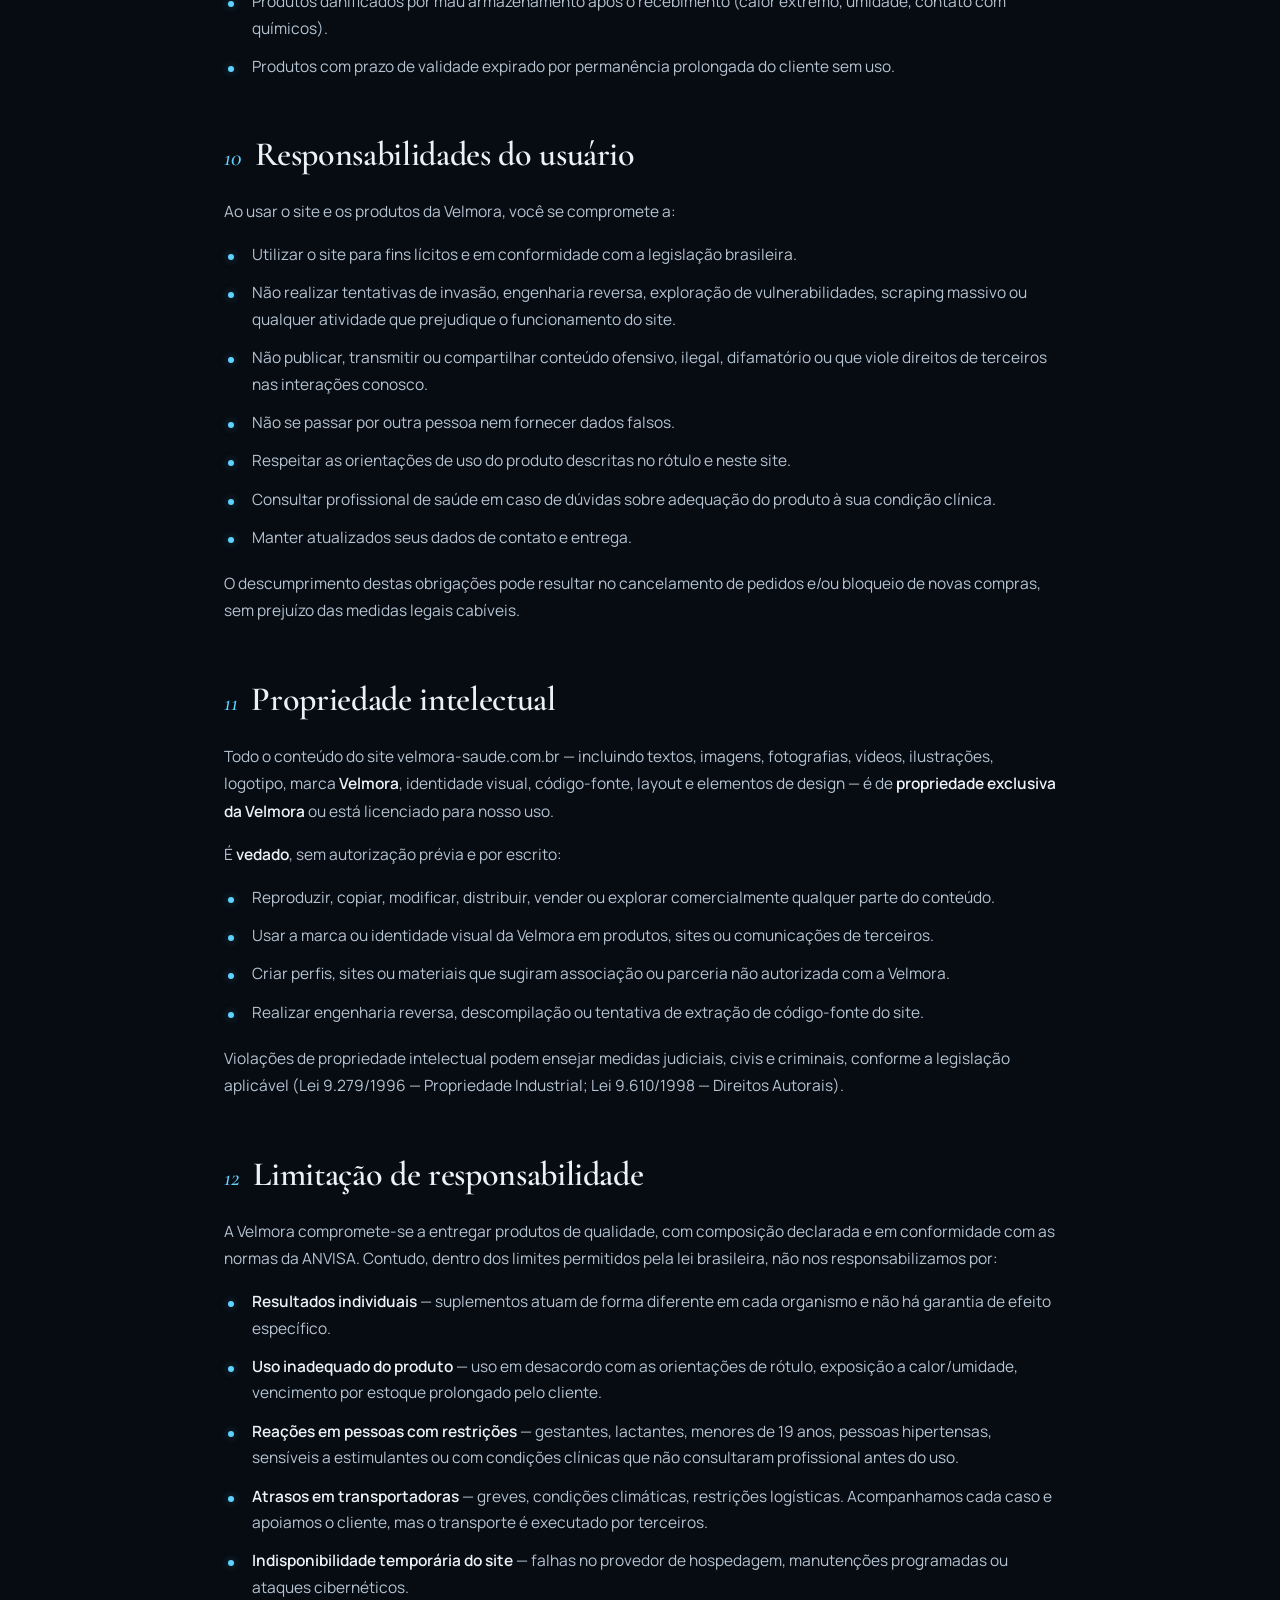
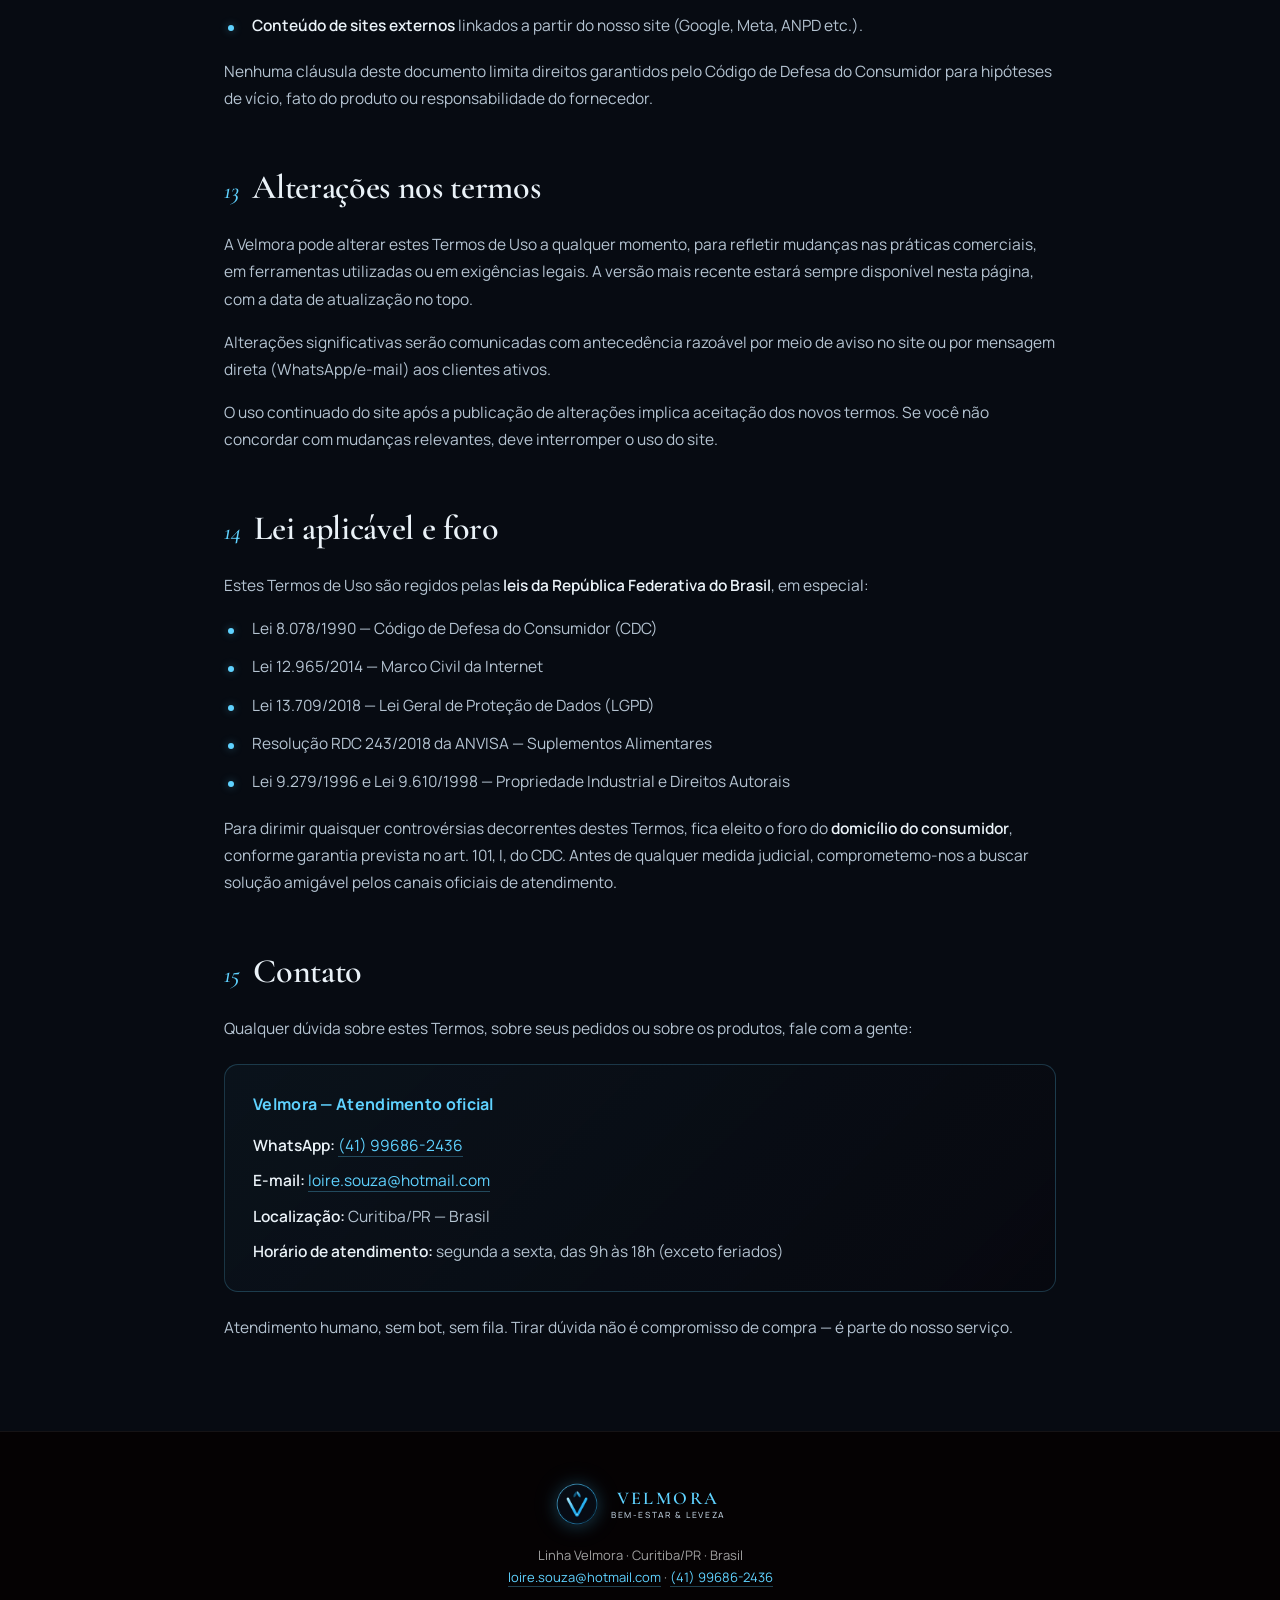
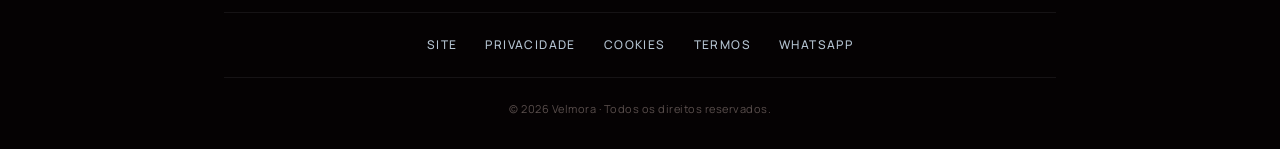
<file: termos.html>
<!DOCTYPE html>
<html lang="pt-BR">
<head>
  <meta charset="UTF-8">
  <meta name="viewport" content="width=device-width, initial-scale=1.0">
  <meta name="theme-color" content="#04060A">

  <title>Termos de Uso · Velmora</title>
  <meta name="description" content="Termos de Uso da Velmora — regras de uso do site, condições de compra, direito de arrependimento, garantia e responsabilidades.">
  <meta name="robots" content="index, follow">
  <link rel="canonical" href="https://velmora-saude.com.br/termos.html">

  <link rel="icon" type="image/x-icon" href="favicon.ico">
  <link rel="icon" type="image/webp" sizes="32x32" href="favicon-32x32.webp">
  <link rel="icon" type="image/png" sizes="32x32" href="favicon-32x32.png">
  <link rel="apple-touch-icon" sizes="180x180" href="apple-touch-icon.png">

  <link rel="preconnect" href="https://fonts.googleapis.com">
  <link rel="preconnect" href="https://fonts.gstatic.com" crossorigin>
  <link rel="stylesheet" href="https://fonts.googleapis.com/css2?family=Cormorant+Garamond:ital,wght@0,400;0,500;0,600;0,700;1,500&family=Manrope:wght@300;400;500;600;700;800&display=swap">

<style>
*, *::before, *::after { box-sizing: border-box; }
* { margin: 0; padding: 0; }
html { scroll-behavior: smooth; -webkit-text-size-adjust: 100%; }

:root {
  --bg: #04060A;
  --bg-soft: #070B12;
  --bg-card: #0C1320;
  --bg-card-hover: #111A2B;

  --red-deep: #0A4A6E;
  --red-blood: #0E6B9E;
  --red-ruby: #1593D6;
  --red-bright: #29B6F6;
  --red-glow: rgba(41, 182, 246, 0.35);

  --gold: #5FD2FF;
  --gold-deep: #2BA3DB;
  --gold-light: #A6E9FF;

  --text: #EAF2F8;
  --text-soft: #B5C4D2;
  --text-muted: #A0A0A0;
  --text-faint: #5A4F4D;

  --line: rgba(234, 242, 248, 0.07);
  --line-strong: rgba(234, 242, 248, 0.14);
  --line-gold: rgba(95, 210, 255, 0.22);

  --font-serif: 'Cormorant Garamond', 'Times New Roman', serif;
  --font-sans: 'Manrope', system-ui, sans-serif;

  --container: 880px;
  --r-md: 14px;
  --r-lg: 22px;
}

body {
  font-family: var(--font-sans);
  font-weight: 400;
  line-height: 1.7;
  color: var(--text);
  background: var(--bg);
  overflow-x: hidden;
  -webkit-font-smoothing: antialiased;
  -moz-osx-font-smoothing: grayscale;
}

a {
  color: var(--gold);
  text-decoration: none;
  border-bottom: 1px solid rgba(95, 210, 255, 0.3);
  transition: color .25s, border-color .25s;
}
a:hover {
  color: var(--gold-light);
  border-color: var(--gold-light);
}

img, svg { max-width: 100%; display: block; }
ul, ol { list-style: none; }

::selection { background: var(--red-ruby); color: #fff; }
::-webkit-scrollbar { width: 10px; }
::-webkit-scrollbar-track { background: var(--bg); }
::-webkit-scrollbar-thumb { background: var(--red-deep); border-radius: 10px; }
::-webkit-scrollbar-thumb:hover { background: var(--red-ruby); }

.container {
  width: 100%;
  max-width: var(--container);
  margin: 0 auto;
  padding: 0 24px;
}

/* === HEADER === */
.header {
  position: sticky;
  top: 0;
  z-index: 50;
  background: rgba(8, 3, 10, 0.92);
  backdrop-filter: blur(22px) saturate(160%);
  -webkit-backdrop-filter: blur(22px) saturate(160%);
  border-bottom: 1px solid var(--line);
}
.header__inner {
  max-width: var(--container);
  margin: 0 auto;
  padding: 0 24px;
  display: flex;
  align-items: center;
  justify-content: space-between;
  gap: 20px;
  height: 78px;
}
.logo {
  display: inline-flex;
  align-items: center;
  gap: 12px;
  color: var(--gold);
  border: none;
}
.logo:hover { color: var(--gold-light); }
.logo__mark {
  width: 48px;
  height: 48px;
  display: flex;
  align-items: center;
  justify-content: center;
  flex-shrink: 0;
  filter: drop-shadow(0 2px 8px rgba(95, 210, 255, 0.18))
          drop-shadow(0 0 12px rgba(41, 182, 246, 0.12));
  transition: transform .4s cubic-bezier(.16,.84,.44,1);
}
.logo:hover .logo__mark {
  transform: scale(1.05) rotate(-2deg);
}
.logo__mark picture, .logo__mark img {
  width: 100%;
  height: 100%;
  object-fit: contain;
  display: block;
}
.logo__text { display: flex; flex-direction: column; line-height: 1; }
.logo__name {
  font-family: var(--font-serif);
  font-size: 21px;
  font-weight: 600;
  letter-spacing: 2.4px;
  color: var(--gold);
}
.logo__tag {
  font-size: 9px;
  font-weight: 500;
  letter-spacing: 1.6px;
  text-transform: uppercase;
  color: var(--text-soft);
  margin-top: 4px;
}
.btn-back {
  display: inline-flex;
  align-items: center;
  gap: 8px;
  padding: 11px 22px;
  font-size: 12px;
  font-weight: 700;
  letter-spacing: 1.2px;
  text-transform: uppercase;
  border-radius: 100px;
  border: 1px solid var(--line-strong);
  color: var(--text);
  transition: all .3s;
  border-bottom: 1px solid var(--line-strong);
}
.btn-back:hover {
  border-color: var(--gold);
  color: var(--gold);
  background: rgba(95, 210, 255, 0.04);
}

/* === HERO === */
.legal-hero {
  position: relative;
  padding: 80px 0 60px;
  overflow: hidden;
  background: var(--bg);
  text-align: center;
  border-bottom: 1px solid var(--line);
}
.legal-hero__glow {
  position: absolute;
  top: -150px;
  left: 50%;
  transform: translateX(-50%);
  width: 700px;
  height: 700px;
  border-radius: 50%;
  background: radial-gradient(circle, var(--red-bright) 0%, transparent 65%);
  opacity: .2;
  filter: blur(100px);
  pointer-events: none;
}
.legal-hero .container { position: relative; z-index: 1; }
.eyebrow {
  display: inline-flex;
  align-items: center;
  gap: 10px;
  font-family: var(--font-sans);
  font-size: 11.5px;
  font-weight: 600;
  letter-spacing: 2.8px;
  text-transform: uppercase;
  color: var(--gold);
  margin-bottom: 22px;
}
.eyebrow__dot {
  width: 5px; height: 5px;
  border-radius: 50%;
  background: var(--gold);
  box-shadow: 0 0 12px var(--gold);
}
.legal-hero h1 {
  font-family: var(--font-serif);
  font-size: clamp(38px, 5.5vw, 60px);
  line-height: 1.05;
  font-weight: 500;
  letter-spacing: -0.02em;
  color: var(--text);
  margin-bottom: 16px;
}
.legal-hero h1 em {
  font-style: italic;
  background: linear-gradient(135deg, #5FD2FF 0%, var(--gold) 100%);
  -webkit-background-clip: text;
  background-clip: text;
  -webkit-text-fill-color: transparent;
}
.legal-hero__sub {
  font-size: 16px;
  color: var(--text-soft);
  max-width: 560px;
  margin: 0 auto 28px;
}
.legal-hero__meta {
  display: inline-flex;
  align-items: center;
  gap: 8px;
  padding: 8px 18px;
  background: rgba(95, 210, 255, 0.06);
  border: 1px solid var(--line-gold);
  border-radius: 100px;
  font-size: 12px;
  color: var(--gold);
  letter-spacing: 0.5px;
}
.legal-hero__meta strong { color: var(--gold-light); font-weight: 600; }

/* === CONTEÚDO === */
.legal-content {
  padding: 70px 0 90px;
  background: var(--bg-soft);
}
.legal-content section {
  margin-bottom: 56px;
  scroll-margin-top: 100px;
}
.legal-content section:last-child { margin-bottom: 0; }
.legal-content h2 {
  font-family: var(--font-serif);
  font-size: clamp(26px, 3.4vw, 34px);
  font-weight: 600;
  color: var(--text);
  margin-bottom: 22px;
  letter-spacing: -0.01em;
  line-height: 1.2;
  display: flex;
  align-items: baseline;
  gap: 14px;
}
.legal-content h2 .num {
  font-family: var(--font-serif);
  font-style: italic;
  font-size: 0.7em;
  font-weight: 500;
  color: var(--gold);
  flex-shrink: 0;
}
.legal-content h3 {
  font-family: var(--font-sans);
  font-size: 16px;
  font-weight: 700;
  color: var(--gold);
  margin: 28px 0 14px;
  letter-spacing: 0.3px;
}
.legal-content p {
  font-size: 15.5px;
  color: var(--text-soft);
  line-height: 1.75;
  margin-bottom: 16px;
}
.legal-content p:last-child { margin-bottom: 0; }
.legal-content strong { color: var(--text); font-weight: 600; }
.legal-content ul, .legal-content ol {
  margin: 14px 0 20px 0;
  padding-left: 0;
}
.legal-content ul li, .legal-content ol li {
  font-size: 15.5px;
  color: var(--text-soft);
  line-height: 1.7;
  margin-bottom: 12px;
  padding-left: 28px;
  position: relative;
}
.legal-content ul li::before {
  content: '';
  position: absolute;
  left: 4px;
  top: 13px;
  width: 6px;
  height: 6px;
  background: var(--gold);
  border-radius: 50%;
  box-shadow: 0 0 8px rgba(95, 210, 255, 0.4);
}
.legal-content ol { counter-reset: olcount; }
.legal-content ol li {
  counter-increment: olcount;
  padding-left: 32px;
}
.legal-content ol li::before {
  content: counter(olcount) ".";
  position: absolute;
  left: 4px;
  top: 0;
  font-family: var(--font-serif);
  font-style: italic;
  font-weight: 600;
  color: var(--gold);
  font-size: 17px;
}

/* Card destaque */
.card {
  padding: 26px 28px;
  background: var(--bg-card);
  border: 1px solid var(--line);
  border-radius: var(--r-md);
  margin: 22px 0;
}
.card--gold {
  border: 1px solid var(--line-gold);
  background: linear-gradient(135deg, rgba(95, 210, 255, 0.04) 0%, rgba(8, 3, 10, 0.3) 100%);
}
.card--red {
  border-left: 3px solid var(--red-bright);
  background: rgba(21, 147, 214, 0.06);
}
.card h3 { margin-top: 0; }

/* Tabela */
.legal-table {
  width: 100%;
  border-collapse: collapse;
  margin: 20px 0;
  background: var(--bg-card);
  border-radius: var(--r-md);
  overflow: hidden;
  border: 1px solid var(--line);
  font-size: 14px;
}
.legal-table thead {
  background: rgba(95, 210, 255, 0.05);
  border-bottom: 1px solid var(--line-gold);
}
.legal-table th {
  text-align: left;
  padding: 14px 18px;
  font-family: var(--font-sans);
  font-size: 11px;
  font-weight: 700;
  letter-spacing: 1.6px;
  text-transform: uppercase;
  color: var(--gold);
}
.legal-table td {
  padding: 14px 18px;
  color: var(--text-soft);
  border-bottom: 1px solid var(--line);
  vertical-align: top;
  line-height: 1.55;
}
.legal-table tr:last-child td { border-bottom: none; }
.legal-table td strong { color: var(--text); }

/* Sumário */
.toc {
  background: var(--bg-card);
  border: 1px solid var(--line);
  border-radius: var(--r-md);
  padding: 28px 30px;
  margin-bottom: 56px;
}
.toc__title {
  font-family: var(--font-sans);
  font-size: 11px;
  font-weight: 700;
  letter-spacing: 2.4px;
  text-transform: uppercase;
  color: var(--gold);
  margin-bottom: 18px;
}
.toc ol {
  margin: 0;
  padding-left: 0;
  counter-reset: tocount;
  display: grid;
  grid-template-columns: 1fr 1fr;
  gap: 4px 28px;
}
.toc ol li {
  counter-increment: tocount;
  padding-left: 24px;
  position: relative;
  margin-bottom: 0;
  font-size: 14px;
  line-height: 1.5;
}
.toc ol li::before {
  content: counter(tocount) ".";
  position: absolute;
  left: 0;
  top: 0;
  font-family: var(--font-serif);
  font-style: italic;
  color: var(--gold);
  font-weight: 600;
  font-size: 15px;
}
.toc ol li a {
  color: var(--text-soft);
  border: none;
  padding: 7px 0;
  display: block;
  transition: color .25s;
}
.toc ol li a:hover { color: var(--gold); }

/* === FOOTER === */
.footer {
  padding: 50px 0 30px;
  background: #050203;
  border-top: 1px solid var(--line);
  text-align: center;
}
.footer__brand {
  display: inline-flex;
  align-items: center;
  gap: 12px;
  margin-bottom: 18px;
  border: none;
}
.footer__brand .logo__mark { width: 44px; height: 44px; }
.footer__brand .logo__name { font-size: 18px; }
.footer__brand .logo__tag { font-size: 8.5px; }
.footer__contact {
  font-size: 13px;
  color: var(--text-muted);
  line-height: 1.7;
  max-width: 480px;
  margin: 0 auto 24px;
}
.footer__contact a { color: var(--gold); }
.footer__nav {
  display: flex;
  justify-content: center;
  gap: 28px;
  flex-wrap: wrap;
  padding: 22px 0;
  margin-bottom: 22px;
  border-top: 1px solid var(--line);
  border-bottom: 1px solid var(--line);
}
.footer__nav a {
  font-size: 12px;
  letter-spacing: 1.4px;
  text-transform: uppercase;
  color: var(--text-soft);
  border: none;
  font-weight: 500;
}
.footer__nav a:hover { color: var(--gold); }
.footer__copy {
  font-size: 11px;
  color: var(--text-faint);
  letter-spacing: 0.5px;
}

@media (max-width: 768px) {
  .header__inner { height: 64px; gap: 10px; }
  .logo__mark { width: 40px; height: 40px; }
  .logo__name { font-size: 17px; letter-spacing: 2px; }
  .logo__tag { font-size: 8px; }
  .btn-back { padding: 9px 16px; font-size: 11px; }
  .btn-back svg { display: none; }
  .legal-hero { padding: 50px 0 40px; }
  .legal-content { padding: 50px 0 70px; }
  .legal-content h2 { font-size: 24px; gap: 10px; }
  .legal-content section { margin-bottom: 42px; }
  .toc ol { grid-template-columns: 1fr; }
  .legal-table { font-size: 13px; }
  .legal-table th, .legal-table td { padding: 12px 14px; }
  .footer__nav { gap: 18px; }
}
</style>
</head>

<body>

<!-- HEADER -->
<header class="header">
  <div class="header__inner">
    <a href="index.html" class="logo" aria-label="Velmora · Voltar ao site">
      <span class="logo__mark" aria-hidden="true">
        <picture>
          <source srcset="logo-velmora.webp" type="image/webp">
          <img src="logo-velmora.png" alt="Logo Velmora" width="100" height="100" loading="eager" decoding="async">
        </picture>
      </span>
      <span class="logo__text">
        <span class="logo__name">VELMORA</span>
        <span class="logo__tag">Bem-estar &amp; Leveza</span>
      </span>
    </a>
    <a href="index.html" class="btn-back">
      <svg width="14" height="14" viewBox="0 0 24 24" fill="none" stroke="currentColor" stroke-width="2.5" aria-hidden="true"><path d="M19 12H5M12 19l-7-7 7-7"/></svg>
      Voltar ao site
    </a>
  </div>
</header>

<!-- HERO -->
<section class="legal-hero">
  <div class="legal-hero__glow" aria-hidden="true"></div>
  <div class="container">
    <span class="eyebrow"><span class="eyebrow__dot"></span> Regras claras · Sem letra miúda</span>
    <h1>Termos de <em>Uso</em></h1>
    <p class="legal-hero__sub">
      Estas são as regras que regem o uso do site velmora-saude.com.br e a relação comercial entre você e a Velmora. Leia com atenção antes de comprar — qualquer dúvida, fale com a gente.
    </p>
    <div class="legal-hero__meta">
      <svg width="14" height="14" viewBox="0 0 24 24" fill="none" stroke="currentColor" stroke-width="2"><circle cx="12" cy="12" r="10"/><path d="M12 6v6l4 2"/></svg>
      Última atualização: <strong>Maio de 2026</strong>
    </div>
  </div>
</section>

<!-- CONTEÚDO -->
<main class="legal-content">
  <div class="container">

    <!-- SUMÁRIO -->
    <nav class="toc" aria-label="Sumário">
      <p class="toc__title">Sumário</p>
      <ol>
        <li><a href="#aceitacao">Aceitação dos termos</a></li>
        <li><a href="#sobre">Sobre a Velmora</a></li>
        <li><a href="#produto">Sobre o produto VELMO BLACK Drink</a></li>
        <li><a href="#cadastro">Cadastro e atendimento</a></li>
        <li><a href="#compra">Como funciona a compra</a></li>
        <li><a href="#pagamento">Formas de pagamento</a></li>
        <li><a href="#entrega">Entrega e prazos</a></li>
        <li><a href="#arrependimento">Direito de arrependimento</a></li>
        <li><a href="#trocas">Trocas, devoluções e garantia</a></li>
        <li><a href="#responsabilidades">Responsabilidades do usuário</a></li>
        <li><a href="#propriedade">Propriedade intelectual</a></li>
        <li><a href="#limitacao">Limitação de responsabilidade</a></li>
        <li><a href="#alteracoes">Alterações nos termos</a></li>
        <li><a href="#foro">Lei aplicável e foro</a></li>
        <li><a href="#contato">Contato</a></li>
      </ol>
    </nav>

    <!-- 1 -->
    <section id="aceitacao">
      <h2><span class="num">01</span> Aceitação dos termos</h2>
      <p>Ao acessar e utilizar o site <a href="https://velmora-saude.com.br">velmora-saude.com.br</a>, ao realizar uma compra ou ao iniciar conversa nos canais de atendimento da Velmora, você declara ter lido, compreendido e concordado com estes Termos de Uso e com nossa <a href="privacidade.html">Política de Privacidade</a>.</p>
      <p>Se você <strong>não concorda</strong> com qualquer parte destes Termos, por favor não utilize o site nem realize compras. Sua continuidade no uso significa aceitação integral.</p>
      <div class="card card--gold">
        <p style="margin:0;"><strong>Em uma frase:</strong> usar o site é aceitar essas regras. Se algo aqui não te servir, conversa com a gente antes de comprar — atendimento humano via WhatsApp.</p>
      </div>
    </section>

    <!-- 2 -->
    <section id="sobre">
      <h2><span class="num">02</span> Sobre a Velmora</h2>
      <p>A <strong>Velmora</strong> é uma marca de produtos de saúde, energia e bem-estar com sede em <strong>Curitiba/PR — Brasil</strong>. Operamos no formato pessoa física, comercializando produtos diretamente ao consumidor pelos canais oficiais informados ao final destes Termos.</p>
      <p>O atendimento, a venda e o pós-venda são feitos exclusivamente pelos nossos canais oficiais — WhatsApp, e-mail e o site. Desconfie de qualquer pessoa ou perfil que ofereça produtos Velmora fora desses canais.</p>
    </section>

    <!-- 3 -->
    <section id="produto">
      <h2><span class="num">03</span> Sobre o produto VELMO BLACK Drink</h2>
      <p>O <strong>VELMO BLACK Drink</strong> é um <strong>suplemento alimentar em pó</strong>, sabor morango, regulamentado pela Agência Nacional de Vigilância Sanitária (<strong>ANVISA — RDC 243/2018</strong>).</p>

      <div class="card card--red">
        <h3>⚠ Avisos importantes</h3>
        <ul style="margin-top:8px; margin-bottom:0;">
          <li>O produto <strong>não previne, diagnostica, trata ou cura doenças</strong>.</li>
          <li>Não substitui orientação médica, alimentação variada e equilibrada nem hábitos saudáveis.</li>
          <li>Resultados podem variar de pessoa para pessoa — não há promessa de efeito específico.</li>
          <li>Recomendado para <strong>adultos a partir de 19 anos</strong>.</li>
          <li>Não recomendado para gestantes, lactantes e pessoas com condições clínicas sem acompanhamento profissional.</li>
          <li>Pessoas sensíveis a estimulantes (cafeína do guaraná, capsaicina da pimenta) devem consultar profissional de saúde antes do uso.</li>
        </ul>
      </div>

      <p>Toda informação sobre composição, modo de uso, restrições e alergênicos está disponível no <strong>rótulo oficial do produto</strong>. Em caso de dúvida, consulte sempre o rótulo e/ou um profissional de saúde.</p>
    </section>

    <!-- 4 -->
    <section id="cadastro">
      <h2><span class="num">04</span> Cadastro e atendimento</h2>
      <p>Não exigimos cadastro prévio para navegar no site. Seus dados são solicitados apenas no momento da compra ou quando você inicia o atendimento via WhatsApp ou e-mail.</p>
      <p>Ao fornecer suas informações, você se compromete a:</p>
      <ul>
        <li>Fornecer dados <strong>verdadeiros, completos e atualizados</strong>.</li>
        <li>Atualizar suas informações sempre que houver alteração relevante (mudança de endereço, telefone etc.).</li>
        <li>Não usar identidade falsa ou fornecer dados de terceiros sem autorização expressa.</li>
        <li>Manter o sigilo dos dados de comunicação utilizados para receber pedidos e atendimento.</li>
      </ul>
      <p>O tratamento dos seus dados pessoais segue o disposto na <a href="privacidade.html">Política de Privacidade</a>, em conformidade com a LGPD.</p>
    </section>

    <!-- 5 -->
    <section id="compra">
      <h2><span class="num">05</span> Como funciona a compra</h2>
      <p>O processo de compra na Velmora é totalmente online e segue os passos abaixo:</p>
      <ol>
        <li>Você escolhe um dos kits disponíveis na página de oferta e clica em <strong>"Comprar agora"</strong>.</li>
        <li>É redirecionado(a) para o ambiente seguro do gateway de pagamento (parceiro certificado).</li>
        <li>Preenche seus dados de entrega e seleciona a forma de pagamento.</li>
        <li>Conclui o pagamento — Pix tem confirmação imediata, cartão pode levar alguns minutos, boleto leva até 3 dias úteis para compensar.</li>
        <li>Você recebe a confirmação do pedido por e-mail e/ou WhatsApp.</li>
        <li>Após confirmação do pagamento, postamos seu pedido em até 5 dias úteis.</li>
      </ol>
      <p>Antes de comprar, você pode <strong>tirar dúvidas no WhatsApp</strong> — sem compromisso. Atendimento feito por gente, não por bot.</p>

      <h3>5.1 Disponibilidade e preços</h3>
      <p>Os preços e a disponibilidade dos produtos são informados no site e podem ser alterados sem aviso prévio. O preço válido é o que está vigente no momento da finalização do pedido.</p>
      <p>Em caso de erro grosseiro de preço (preço evidentemente incompatível com o valor de mercado, decorrente de falha técnica), reservamo-nos o direito de não validar o pedido, comunicando o cliente para correção ou cancelamento sem ônus.</p>

      <h3>5.2 Cancelamento de pedido por nossa parte</h3>
      <p>Podemos, em casos excepcionais, cancelar pedidos por motivos como: indícios de fraude, dados de cadastro inconsistentes, indisponibilidade de estoque ou problema na confirmação de pagamento. Nesses casos, o valor pago é integralmente devolvido pelo mesmo meio utilizado na compra.</p>
    </section>

    <!-- 6 -->
    <section id="pagamento">
      <h2><span class="num">06</span> Formas de pagamento</h2>
      <p>Aceitamos as seguintes formas de pagamento, processadas por <strong>gateway de pagamento certificado</strong>:</p>
      <ul>
        <li><strong>Pix</strong> — confirmação instantânea após pagamento.</li>
        <li><strong>Cartão de crédito</strong> — possibilidade de parcelamento conforme regras do gateway.</li>
        <li><strong>Boleto bancário</strong> — compensação em até 3 dias úteis.</li>
      </ul>
      <p>Os <strong>dados de pagamento (número de cartão, CVV, chave Pix)</strong> são processados diretamente pelo gateway e <strong>não são armazenados em nossos sistemas</strong>. Toda comunicação é feita em ambiente criptografado (HTTPS).</p>
      <p>A confirmação do pagamento é condição para o início do processamento e envio do pedido.</p>
    </section>

    <!-- 7 -->
    <section id="entrega">
      <h2><span class="num">07</span> Entrega e prazos</h2>

      <h3>7.1 Postagem</h3>
      <p>Postamos seu pedido em <strong>até 5 dias úteis</strong> após a confirmação do pagamento. Em casos de alta demanda ou feriados prolongados, o prazo pode ser estendido — nesses casos, comunicamos o cliente.</p>

      <h3>7.2 Prazo de entrega</h3>
      <p>O prazo de entrega depende da modalidade escolhida e da região do destinatário, e é informado no checkout antes da finalização do pedido. Estimativas médias:</p>
      <ul>
        <li><strong>Sul e Sudeste:</strong> 15 a 20 dias úteis</li>
        <li><strong>Centro-Oeste e Nordeste:</strong> 17 a 22 dias úteis</li>
        <li><strong>Norte:</strong> 20 a 25 dias úteis</li>
      </ul>
      <p>Esses prazos são <strong>estimativas das transportadoras</strong> (Correios e parceiros) e podem variar por motivos externos: greves, condições climáticas, restrições logísticas regionais. A Velmora acompanha cada pedido e mantém o cliente informado em casos de atraso.</p>

      <h3>7.3 Rastreamento</h3>
      <p>Você recebe o <strong>código de rastreio</strong> pelo WhatsApp ou e-mail assim que o pedido for postado.</p>

      <h3>7.4 Endereço incorreto</h3>
      <p>É responsabilidade do cliente fornecer endereço completo e correto. Pedidos devolvidos por endereço incorreto, ausência do destinatário ou recusa do recebimento podem gerar custos adicionais para reenvio, comunicados ao cliente antes da nova postagem.</p>

      <h3>7.5 Frete</h3>
      <p>O valor do frete é calculado com base no CEP de destino e exibido no checkout. Promoções de <strong>frete grátis</strong> são informadas no site e válidas para regiões e kits específicos.</p>
    </section>

    <!-- 8 -->
    <section id="arrependimento">
      <h2><span class="num">08</span> Direito de arrependimento</h2>
      <p>Conforme o <strong>artigo 49 do Código de Defesa do Consumidor (Lei 8.078/1990)</strong>, em compras realizadas <strong>fora do estabelecimento comercial</strong> (como neste site), você tem direito a desistir do pedido em até <strong>7 (sete) dias corridos</strong> contados a partir do recebimento do produto.</p>

      <h3>Como exercer o direito de arrependimento</h3>
      <ol>
        <li>Entre em contato pelo WhatsApp <a href="https://wa.me/5541996862436" target="_blank" rel="noopener">(41) 99686-2436</a> ou e-mail <a href="mailto:loire.souza@hotmail.com">loire.souza@hotmail.com</a> dentro do prazo de 7 dias do recebimento.</li>
        <li>Informe o número do pedido, motivo da desistência e dados para devolução do valor.</li>
        <li>Devolva o produto <strong>em sua embalagem original, lacrado e sem violação</strong>.</li>
        <li>Após o recebimento e conferência, o valor pago é restituído integralmente, incluindo o frete original.</li>
      </ol>

      <div class="card card--gold">
        <p style="margin:0;"><strong>Custos da devolução:</strong> conforme entendimento consolidado do CDC, o custo do envio de retorno é por nossa conta quando o cliente exerce direito de arrependimento. Coordenamos a logística reversa pelos Correios.</p>
      </div>
    </section>

    <!-- 9 -->
    <section id="trocas">
      <h2><span class="num">09</span> Trocas, devoluções e garantia de satisfação</h2>

      <h3>9.1 Garantia legal</h3>
      <p>Você tem direito à garantia legal prevista no CDC: <strong>30 dias para produtos não duráveis</strong> (como suplementos alimentares), contados a partir do recebimento, em caso de vícios aparentes ou de fácil constatação (art. 26 do CDC).</p>
      <p>Para vícios ocultos (que não podem ser detectados imediatamente), o prazo conta a partir da descoberta do problema.</p>

      <h3>9.2 Garantia de satisfação Velmora</h3>
      <p>Além da garantia legal, oferecemos <strong>garantia de satisfação de 30 dias</strong>: se você usou o produto conforme as orientações e não ficou satisfeito(a), entre em contato pelo SAC dentro de 30 dias do recebimento para abrirmos análise da sua solicitação.</p>

      <h3>9.3 Produto avariado, danificado ou em desacordo</h3>
      <p>Se receber o produto avariado, com prazo de validade vencido, lacre violado ou em desacordo com o pedido, entre em contato em até <strong>72 horas</strong> do recebimento, com fotos do produto e da embalagem. Resolveremos com troca ou reembolso, sem custo para você.</p>

      <h3>9.4 Como solicitar troca ou devolução</h3>
      <ol>
        <li>Contate-nos pelo WhatsApp ou e-mail informando o número do pedido e o motivo.</li>
        <li>Aguarde a orientação sobre o procedimento (logística reversa via Correios, na maioria dos casos).</li>
        <li>Devolva o produto na embalagem original, com nota fiscal/comprovante.</li>
        <li>Após análise, processaremos a troca, reembolso ou substituição em até 7 dias úteis.</li>
      </ol>

      <h3>9.5 O que não é coberto</h3>
      <ul>
        <li>Produtos com lacre violado por uso indevido (quando o motivo não é vício/avaria).</li>
        <li>Produtos danificados por mau armazenamento após o recebimento (calor extremo, umidade, contato com químicos).</li>
        <li>Produtos com prazo de validade expirado por permanência prolongada do cliente sem uso.</li>
      </ul>
    </section>

    <!-- 10 -->
    <section id="responsabilidades">
      <h2><span class="num">10</span> Responsabilidades do usuário</h2>
      <p>Ao usar o site e os produtos da Velmora, você se compromete a:</p>
      <ul>
        <li>Utilizar o site para fins lícitos e em conformidade com a legislação brasileira.</li>
        <li>Não realizar tentativas de invasão, engenharia reversa, exploração de vulnerabilidades, scraping massivo ou qualquer atividade que prejudique o funcionamento do site.</li>
        <li>Não publicar, transmitir ou compartilhar conteúdo ofensivo, ilegal, difamatório ou que viole direitos de terceiros nas interações conosco.</li>
        <li>Não se passar por outra pessoa nem fornecer dados falsos.</li>
        <li>Respeitar as orientações de uso do produto descritas no rótulo e neste site.</li>
        <li>Consultar profissional de saúde em caso de dúvidas sobre adequação do produto à sua condição clínica.</li>
        <li>Manter atualizados seus dados de contato e entrega.</li>
      </ul>
      <p>O descumprimento destas obrigações pode resultar no cancelamento de pedidos e/ou bloqueio de novas compras, sem prejuízo das medidas legais cabíveis.</p>
    </section>

    <!-- 11 -->
    <section id="propriedade">
      <h2><span class="num">11</span> Propriedade intelectual</h2>
      <p>Todo o conteúdo do site velmora-saude.com.br — incluindo textos, imagens, fotografias, vídeos, ilustrações, logotipo, marca <strong>Velmora</strong>, identidade visual, código-fonte, layout e elementos de design — é de <strong>propriedade exclusiva da Velmora</strong> ou está licenciado para nosso uso.</p>
      <p>É <strong>vedado</strong>, sem autorização prévia e por escrito:</p>
      <ul>
        <li>Reproduzir, copiar, modificar, distribuir, vender ou explorar comercialmente qualquer parte do conteúdo.</li>
        <li>Usar a marca ou identidade visual da Velmora em produtos, sites ou comunicações de terceiros.</li>
        <li>Criar perfis, sites ou materiais que sugiram associação ou parceria não autorizada com a Velmora.</li>
        <li>Realizar engenharia reversa, descompilação ou tentativa de extração de código-fonte do site.</li>
      </ul>
      <p>Violações de propriedade intelectual podem ensejar medidas judiciais, civis e criminais, conforme a legislação aplicável (Lei 9.279/1996 — Propriedade Industrial; Lei 9.610/1998 — Direitos Autorais).</p>
    </section>

    <!-- 12 -->
    <section id="limitacao">
      <h2><span class="num">12</span> Limitação de responsabilidade</h2>
      <p>A Velmora compromete-se a entregar produtos de qualidade, com composição declarada e em conformidade com as normas da ANVISA. Contudo, dentro dos limites permitidos pela lei brasileira, não nos responsabilizamos por:</p>
      <ul>
        <li><strong>Resultados individuais</strong> — suplementos atuam de forma diferente em cada organismo e não há garantia de efeito específico.</li>
        <li><strong>Uso inadequado do produto</strong> — uso em desacordo com as orientações de rótulo, exposição a calor/umidade, vencimento por estoque prolongado pelo cliente.</li>
        <li><strong>Reações em pessoas com restrições</strong> — gestantes, lactantes, menores de 19 anos, pessoas hipertensas, sensíveis a estimulantes ou com condições clínicas que não consultaram profissional antes do uso.</li>
        <li><strong>Atrasos em transportadoras</strong> — greves, condições climáticas, restrições logísticas. Acompanhamos cada caso e apoiamos o cliente, mas o transporte é executado por terceiros.</li>
        <li><strong>Indisponibilidade temporária do site</strong> — falhas no provedor de hospedagem, manutenções programadas ou ataques cibernéticos.</li>
        <li><strong>Conteúdo de sites externos</strong> linkados a partir do nosso site (Google, Meta, ANPD etc.).</li>
      </ul>
      <p>Nenhuma cláusula deste documento limita direitos garantidos pelo Código de Defesa do Consumidor para hipóteses de vício, fato do produto ou responsabilidade do fornecedor.</p>
    </section>

    <!-- 13 -->
    <section id="alteracoes">
      <h2><span class="num">13</span> Alterações nos termos</h2>
      <p>A Velmora pode alterar estes Termos de Uso a qualquer momento, para refletir mudanças nas práticas comerciais, em ferramentas utilizadas ou em exigências legais. A versão mais recente estará sempre disponível nesta página, com a data de atualização no topo.</p>
      <p>Alterações significativas serão comunicadas com antecedência razoável por meio de aviso no site ou por mensagem direta (WhatsApp/e-mail) aos clientes ativos.</p>
      <p>O uso continuado do site após a publicação de alterações implica aceitação dos novos termos. Se você não concordar com mudanças relevantes, deve interromper o uso do site.</p>
    </section>

    <!-- 14 -->
    <section id="foro">
      <h2><span class="num">14</span> Lei aplicável e foro</h2>
      <p>Estes Termos de Uso são regidos pelas <strong>leis da República Federativa do Brasil</strong>, em especial:</p>
      <ul>
        <li>Lei 8.078/1990 — Código de Defesa do Consumidor (CDC)</li>
        <li>Lei 12.965/2014 — Marco Civil da Internet</li>
        <li>Lei 13.709/2018 — Lei Geral de Proteção de Dados (LGPD)</li>
        <li>Resolução RDC 243/2018 da ANVISA — Suplementos Alimentares</li>
        <li>Lei 9.279/1996 e Lei 9.610/1998 — Propriedade Industrial e Direitos Autorais</li>
      </ul>
      <p>Para dirimir quaisquer controvérsias decorrentes destes Termos, fica eleito o foro do <strong>domicílio do consumidor</strong>, conforme garantia prevista no art. 101, I, do CDC. Antes de qualquer medida judicial, comprometemo-nos a buscar solução amigável pelos canais oficiais de atendimento.</p>
    </section>

    <!-- 15 -->
    <section id="contato">
      <h2><span class="num">15</span> Contato</h2>
      <p>Qualquer dúvida sobre estes Termos, sobre seus pedidos ou sobre os produtos, fale com a gente:</p>

      <div class="card card--gold">
        <h3>Velmora — Atendimento oficial</h3>
        <p style="margin-bottom:8px;"><strong>WhatsApp:</strong> <a href="https://wa.me/5541996862436" target="_blank" rel="noopener">(41) 99686-2436</a></p>
        <p style="margin-bottom:8px;"><strong>E-mail:</strong> <a href="mailto:loire.souza@hotmail.com">loire.souza@hotmail.com</a></p>
        <p style="margin-bottom:8px;"><strong>Localização:</strong> Curitiba/PR — Brasil</p>
        <p style="margin-bottom:0;"><strong>Horário de atendimento:</strong> segunda a sexta, das 9h às 18h (exceto feriados)</p>
      </div>

      <p>Atendimento humano, sem bot, sem fila. Tirar dúvida não é compromisso de compra — é parte do nosso serviço.</p>
    </section>

  </div>
</main>

<!-- FOOTER -->
<footer class="footer">
  <div class="container">
    <a href="index.html" class="footer__brand" aria-label="Velmora">
      <span class="logo__mark" aria-hidden="true">
        <picture>
          <source srcset="logo-velmora.webp" type="image/webp">
          <img src="logo-velmora.png" alt="Logo Velmora" width="100" height="100" loading="lazy" decoding="async">
        </picture>
      </span>
      <span class="logo__text">
        <span class="logo__name">VELMORA</span>
        <span class="logo__tag">Bem-estar &amp; Leveza</span>
      </span>
    </a>
    <p class="footer__contact">
      Linha Velmora · Curitiba/PR · Brasil<br>
      <a href="mailto:loire.souza@hotmail.com">loire.souza@hotmail.com</a> · <a href="https://wa.me/5541996862436" target="_blank" rel="noopener">(41) 99686-2436</a>
    </p>
    <nav class="footer__nav">
      <a href="index.html">Site</a>
      <a href="privacidade.html">Privacidade</a>
      <a href="cookies.html">Cookies</a>
      <a href="termos.html">Termos</a>
      <a href="https://wa.me/5541996862436" target="_blank" rel="noopener">WhatsApp</a>
    </nav>
    <p class="footer__copy">© <span id="year">2026</span> Velmora · Todos os direitos reservados.</p>
  </div>
</footer>

<script>
  document.getElementById('year').textContent = new Date().getFullYear();
</script>

</body>
</html>
</file>
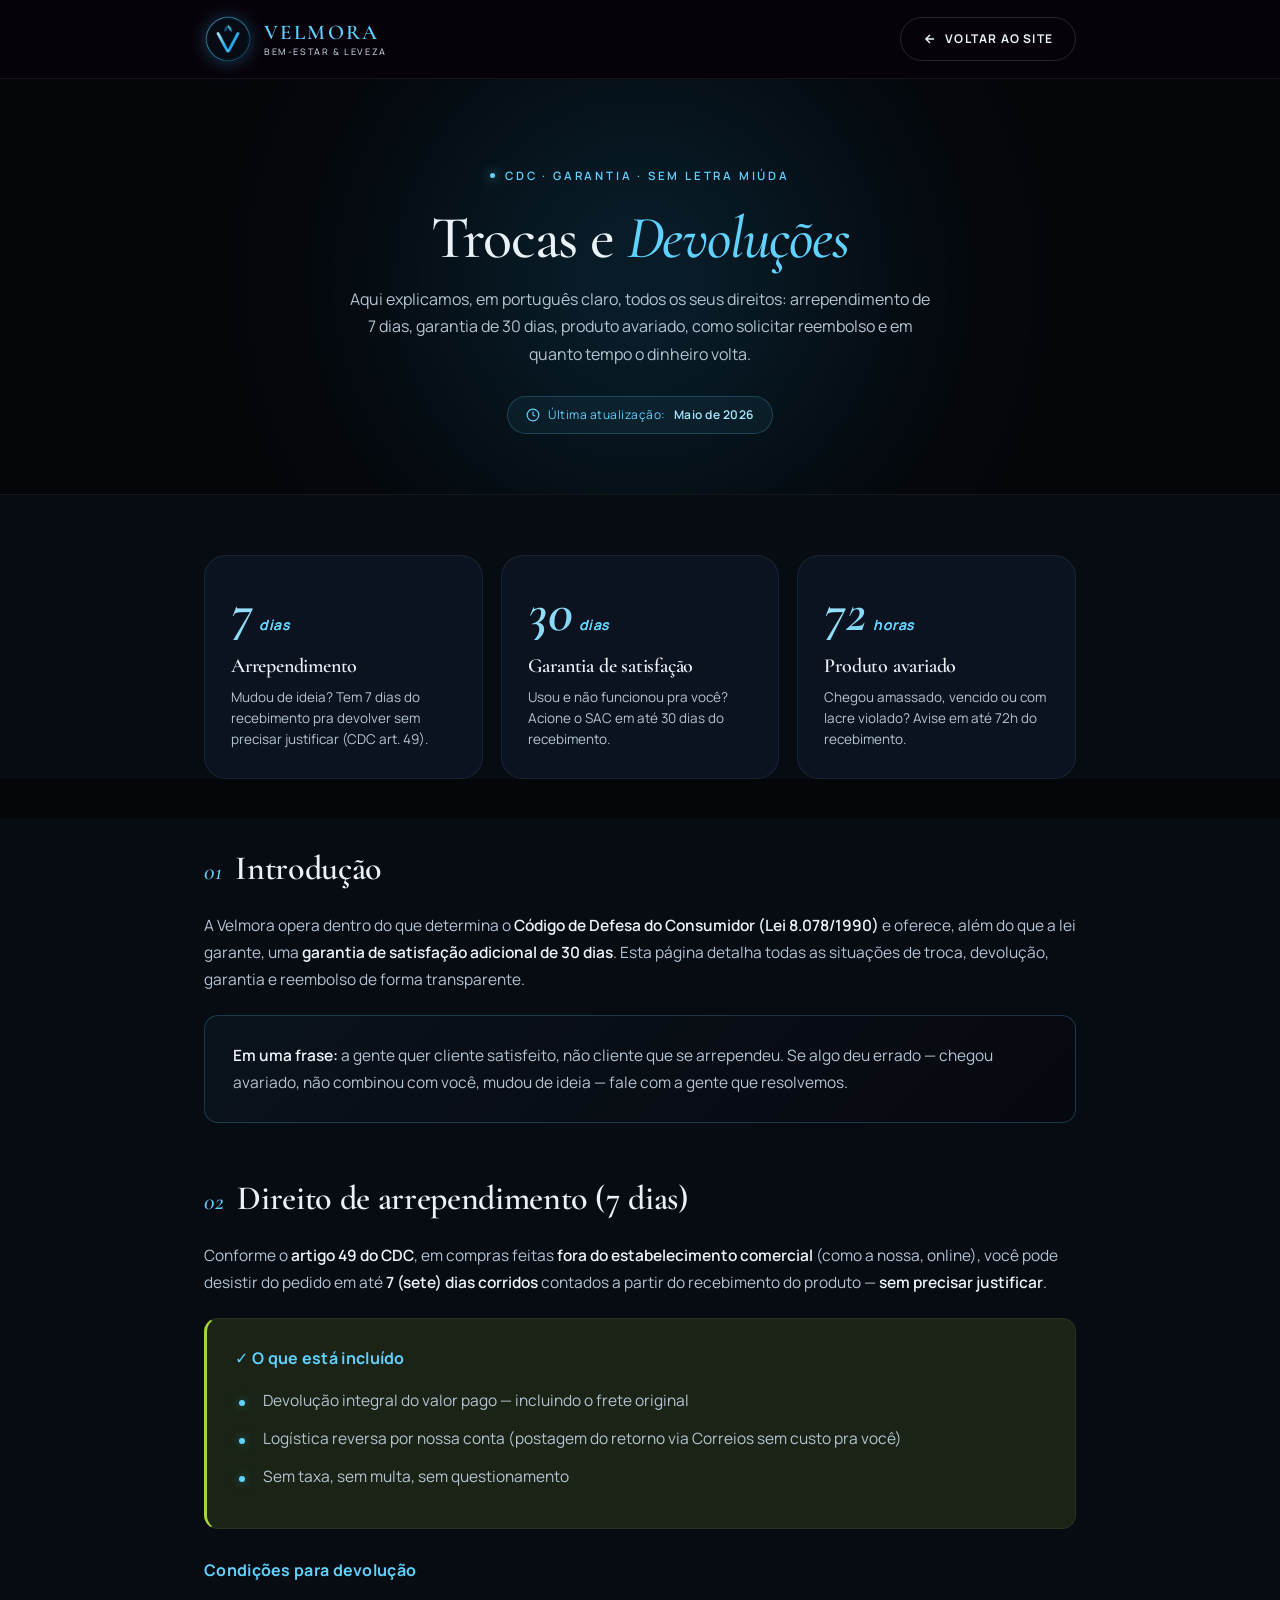
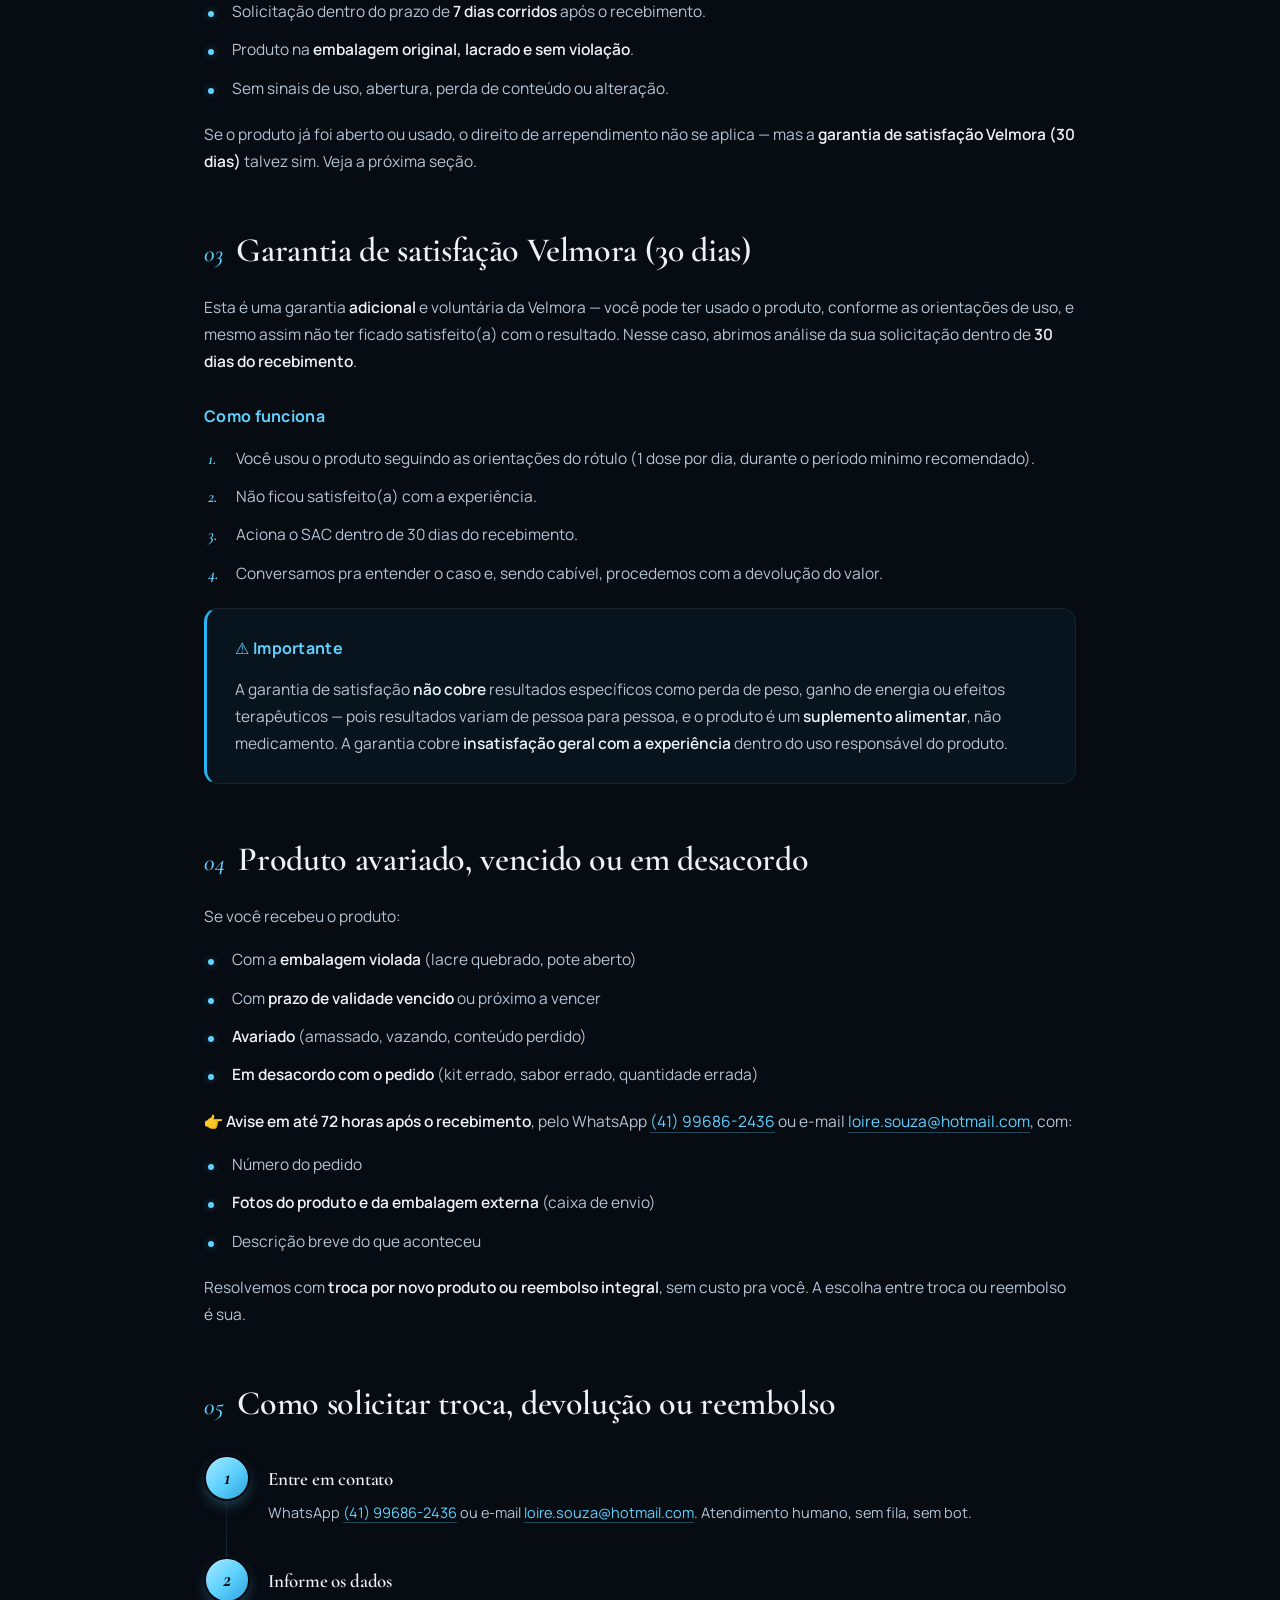
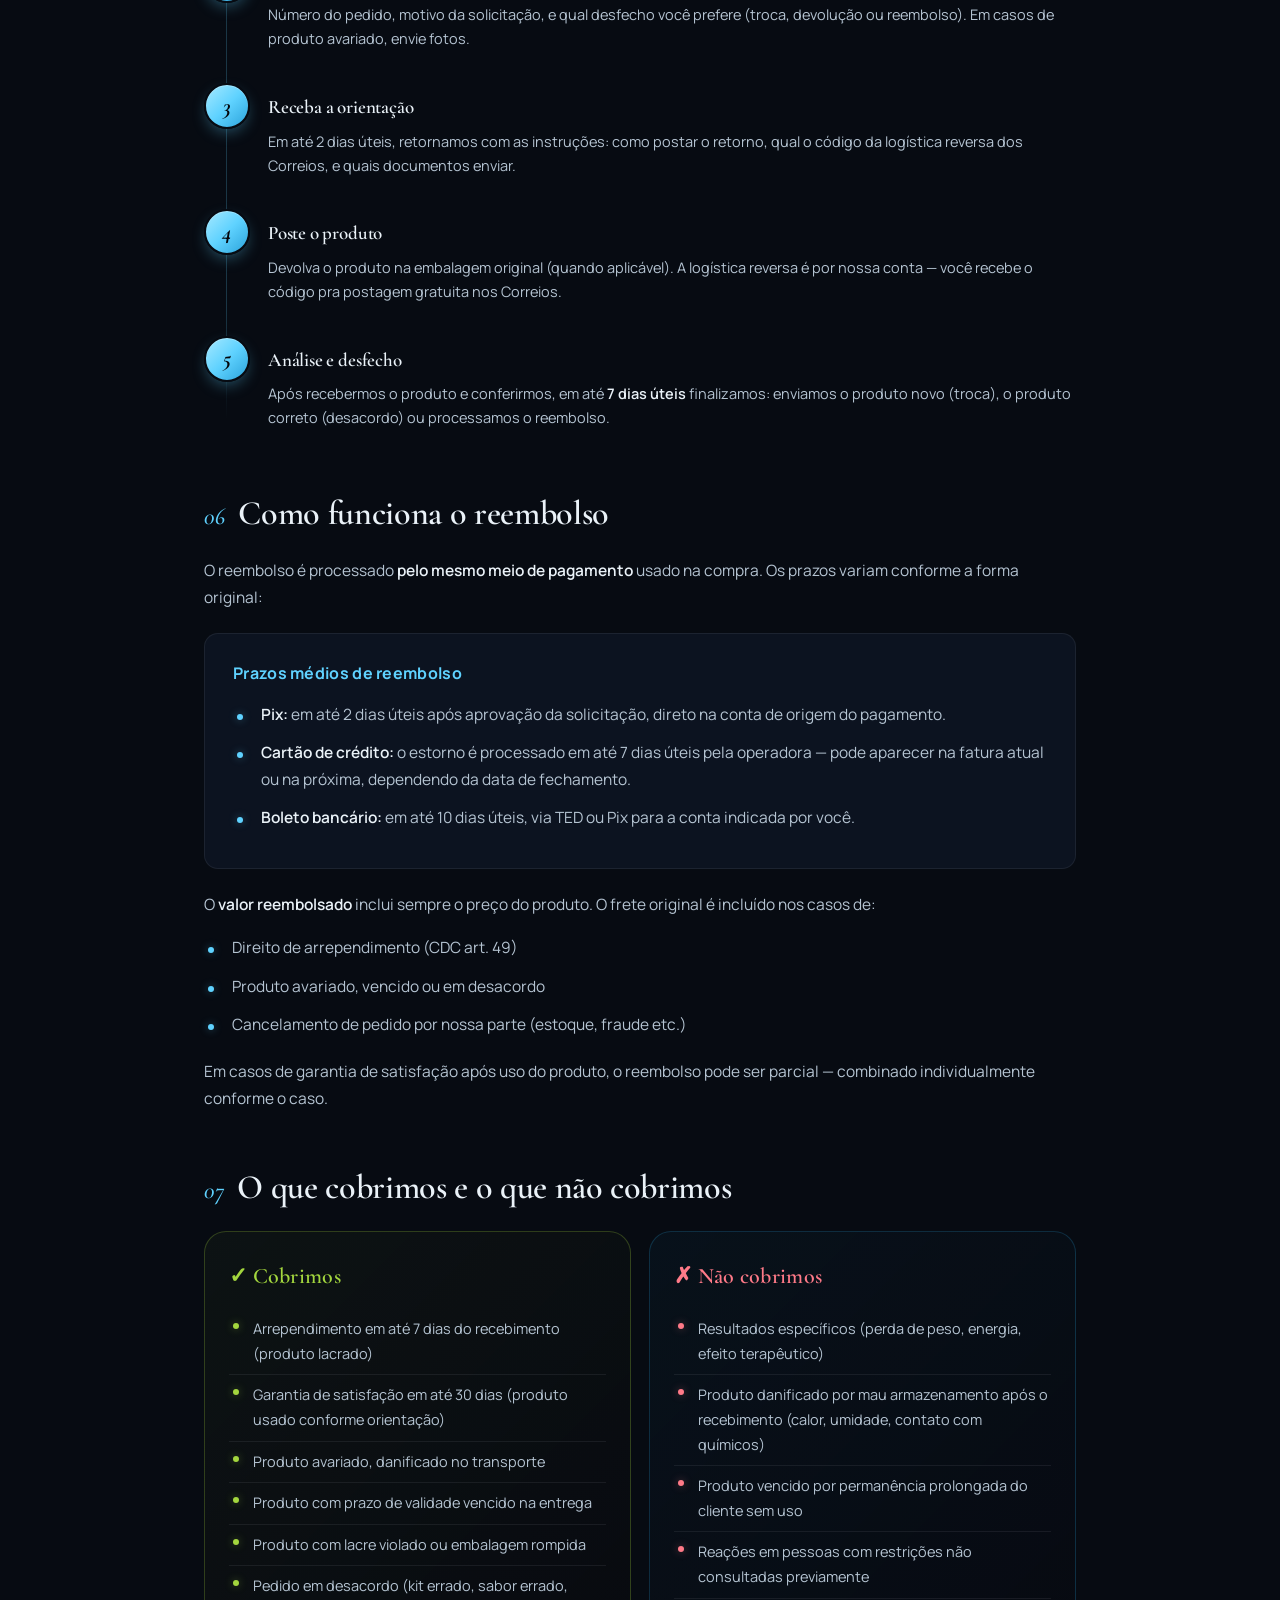
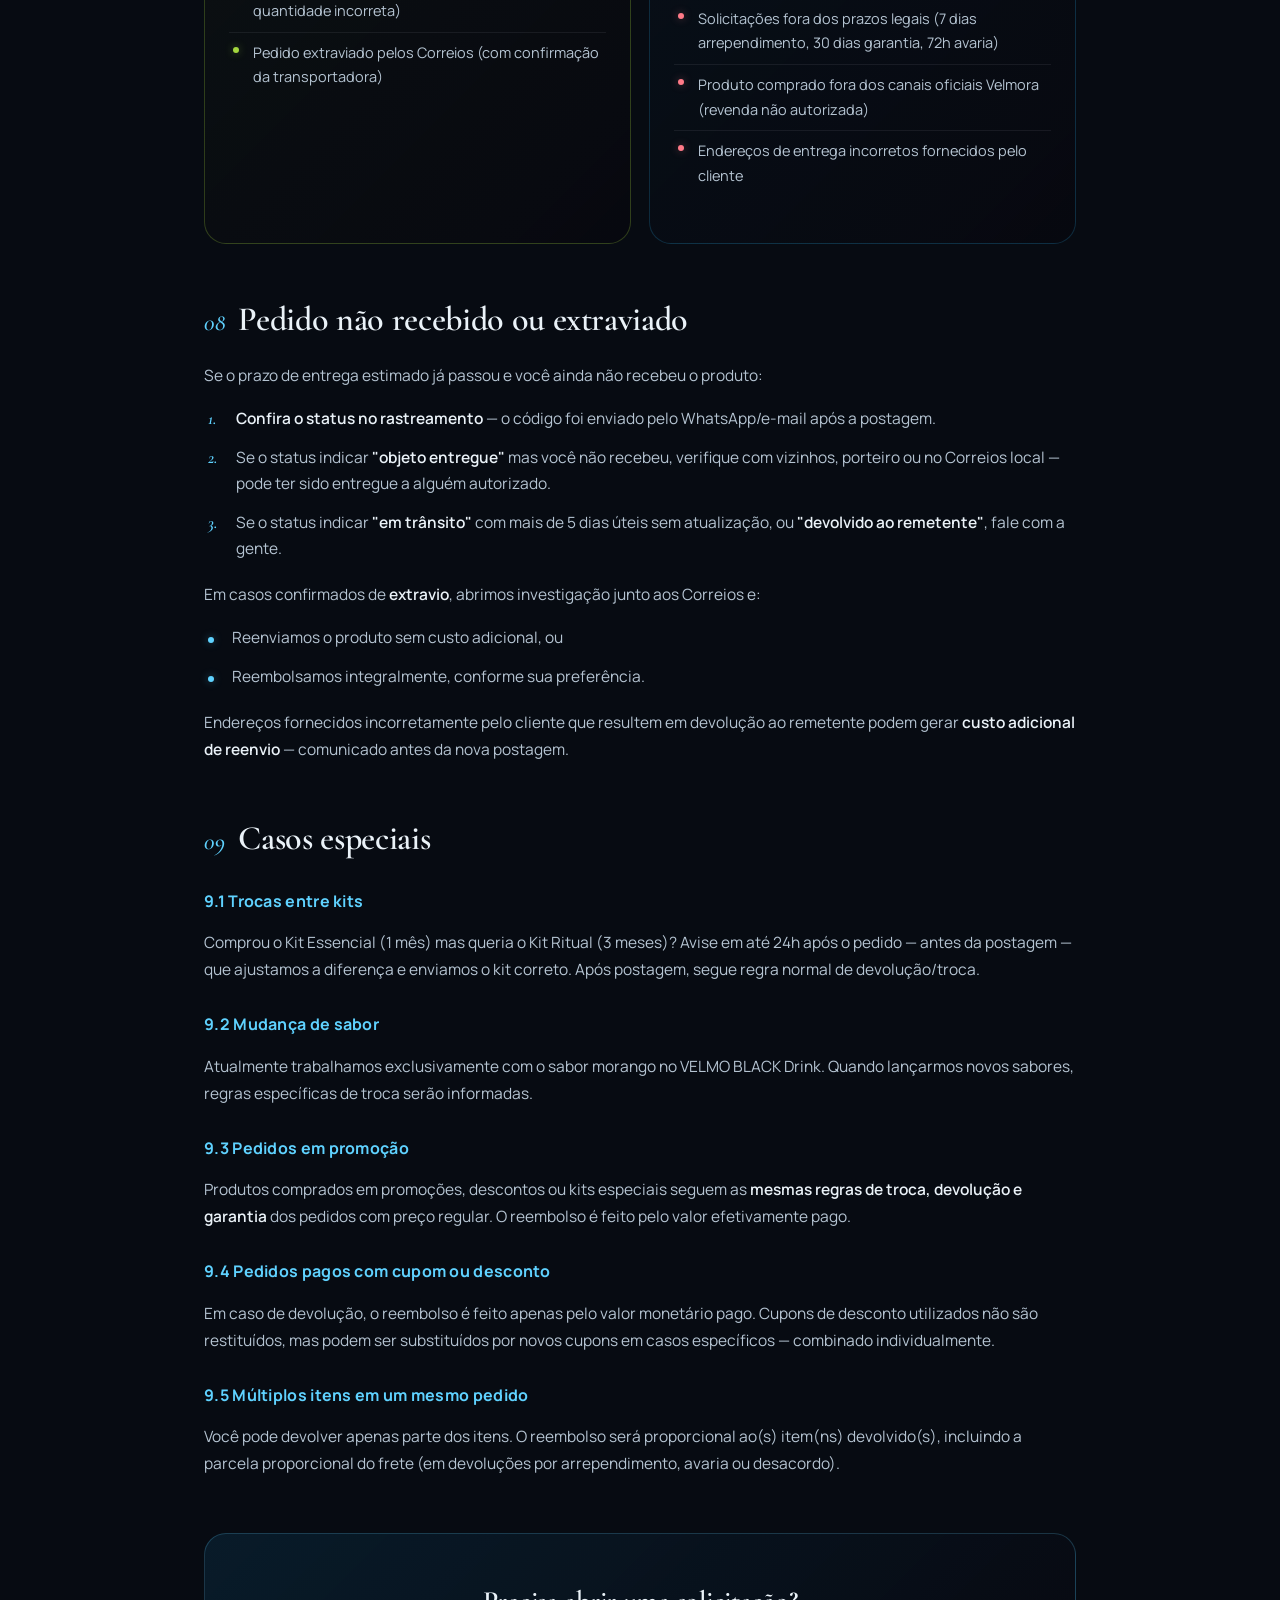
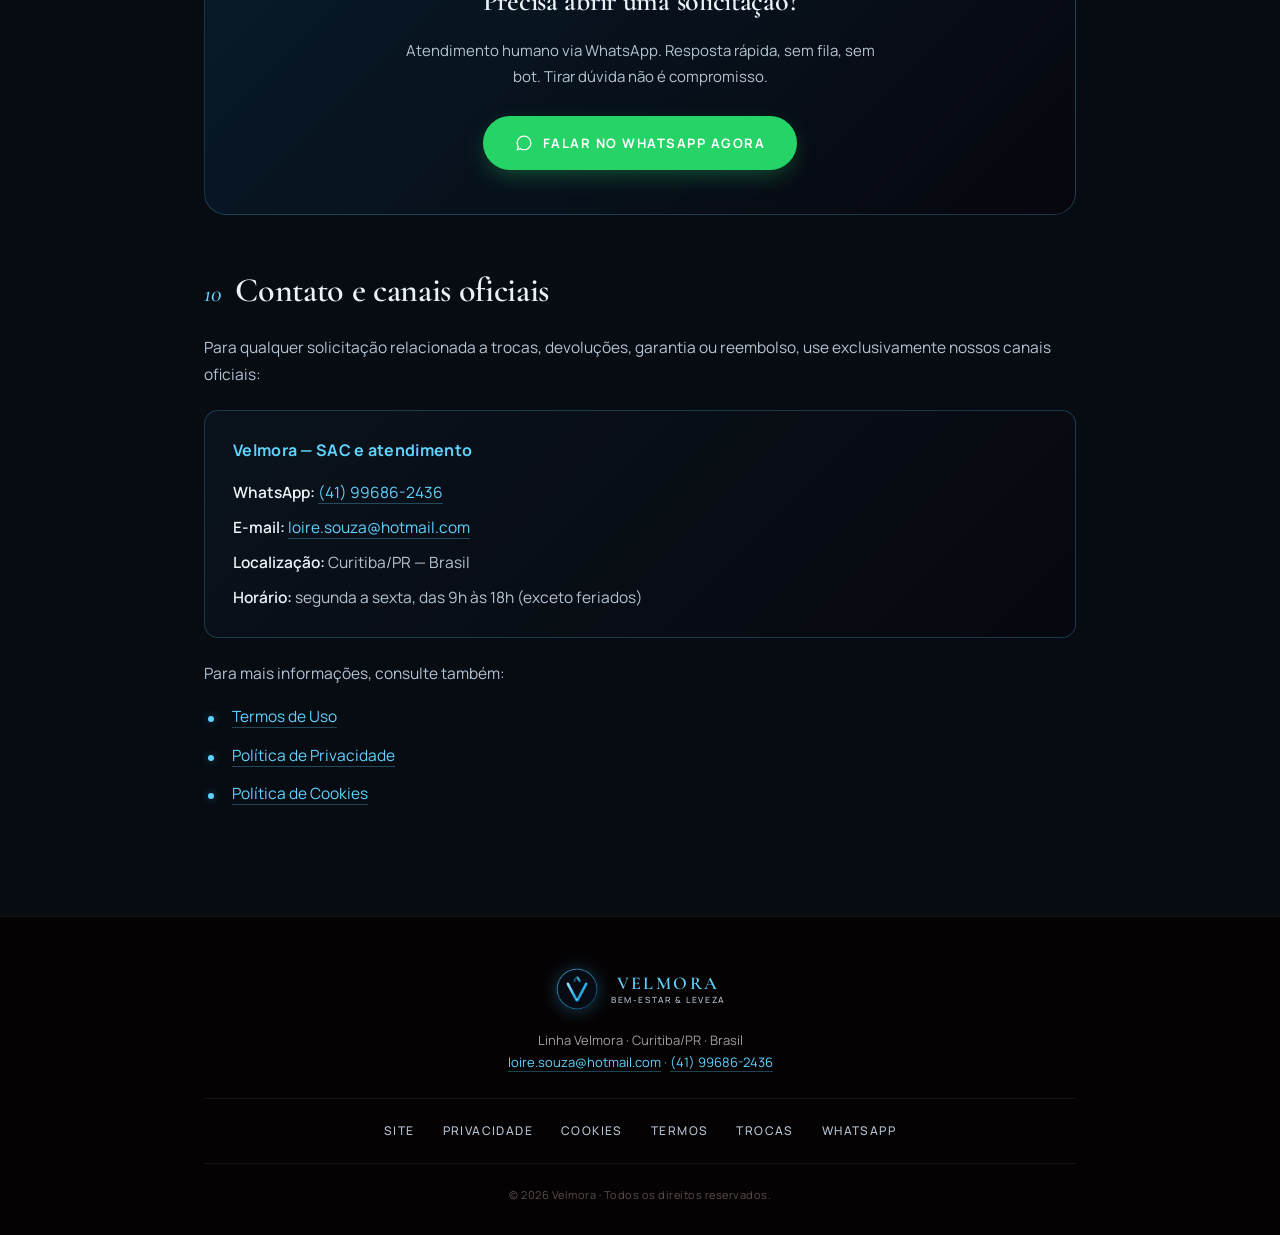
<file: trocas.html>
<!DOCTYPE html>
<html lang="pt-BR">
<head>
  <meta charset="UTF-8">
  <meta name="viewport" content="width=device-width, initial-scale=1.0">
  <meta name="theme-color" content="#04060A">

  <title>Trocas e Devoluções · Velmora</title>
  <meta name="description" content="Política de Trocas e Devoluções da Velmora — direito de arrependimento (7 dias), garantia de satisfação (30 dias), produto avariado e como solicitar reembolso.">
  <meta name="robots" content="index, follow">
  <link rel="canonical" href="https://velmora-saude.com.br/trocas.html">

  <link rel="icon" type="image/x-icon" href="favicon.ico">
  <link rel="icon" type="image/webp" sizes="32x32" href="favicon-32x32.webp">
  <link rel="icon" type="image/png" sizes="32x32" href="favicon-32x32.png">
  <link rel="apple-touch-icon" sizes="180x180" href="apple-touch-icon.png">

  <link rel="preconnect" href="https://fonts.googleapis.com">
  <link rel="preconnect" href="https://fonts.gstatic.com" crossorigin>
  <link rel="stylesheet" href="https://fonts.googleapis.com/css2?family=Cormorant+Garamond:ital,wght@0,400;0,500;0,600;0,700;1,500&family=Manrope:wght@300;400;500;600;700;800&display=swap">

<style>
*, *::before, *::after { box-sizing: border-box; }
* { margin: 0; padding: 0; }
html { scroll-behavior: smooth; -webkit-text-size-adjust: 100%; }

:root {
  --bg: #04060A;
  --bg-soft: #070B12;
  --bg-card: #0C1320;
  --bg-card-hover: #111A2B;

  --red-deep: #0A4A6E;
  --red-blood: #0E6B9E;
  --red-ruby: #1593D6;
  --red-bright: #29B6F6;
  --red-glow: rgba(41, 182, 246, 0.35);

  --gold: #5FD2FF;
  --gold-deep: #2BA3DB;
  --gold-light: #A6E9FF;

  --green: #A3D63E;
  --green-soft: rgba(163, 214, 62, 0.12);

  --text: #EAF2F8;
  --text-soft: #B5C4D2;
  --text-muted: #A0A0A0;
  --text-faint: #5A4F4D;

  --line: rgba(234, 242, 248, 0.07);
  --line-strong: rgba(234, 242, 248, 0.14);
  --line-gold: rgba(95, 210, 255, 0.22);
  --line-green: rgba(163, 214, 62, 0.25);

  --font-serif: 'Cormorant Garamond', 'Times New Roman', serif;
  --font-sans: 'Manrope', system-ui, sans-serif;

  --container: 920px;
  --r-md: 14px;
  --r-lg: 22px;
}

body {
  font-family: var(--font-sans);
  font-weight: 400;
  line-height: 1.7;
  color: var(--text);
  background: var(--bg);
  overflow-x: hidden;
  -webkit-font-smoothing: antialiased;
  -moz-osx-font-smoothing: grayscale;
}

a {
  color: var(--gold);
  text-decoration: none;
  border-bottom: 1px solid rgba(95, 210, 255, 0.3);
  transition: color .25s, border-color .25s;
}
a:hover { color: var(--gold-light); border-color: var(--gold-light); }

img, svg { max-width: 100%; display: block; }
ul, ol { list-style: none; }

::selection { background: var(--red-ruby); color: #fff; }
::-webkit-scrollbar { width: 10px; }
::-webkit-scrollbar-track { background: var(--bg); }
::-webkit-scrollbar-thumb { background: var(--red-deep); border-radius: 10px; }
::-webkit-scrollbar-thumb:hover { background: var(--red-ruby); }

.container {
  width: 100%;
  max-width: var(--container);
  margin: 0 auto;
  padding: 0 24px;
}

/* === HEADER === */
.header {
  position: sticky;
  top: 0;
  z-index: 50;
  background: rgba(8, 3, 10, 0.92);
  backdrop-filter: blur(22px) saturate(160%);
  -webkit-backdrop-filter: blur(22px) saturate(160%);
  border-bottom: 1px solid var(--line);
}
.header__inner {
  max-width: var(--container);
  margin: 0 auto;
  padding: 0 24px;
  display: flex;
  align-items: center;
  justify-content: space-between;
  gap: 20px;
  height: 78px;
}
.logo {
  display: inline-flex;
  align-items: center;
  gap: 12px;
  color: var(--gold);
  border: none;
}
.logo:hover { color: var(--gold-light); }
.logo__mark {
  width: 48px;
  height: 48px;
  display: flex;
  align-items: center;
  justify-content: center;
  flex-shrink: 0;
  filter: drop-shadow(0 2px 8px rgba(95, 210, 255, 0.18))
          drop-shadow(0 0 12px rgba(41, 182, 246, 0.12));
  transition: transform .4s cubic-bezier(.16,.84,.44,1);
}
.logo:hover .logo__mark { transform: scale(1.05) rotate(-2deg); }
.logo__mark picture, .logo__mark img {
  width: 100%; height: 100%; object-fit: contain; display: block;
}
.logo__text { display: flex; flex-direction: column; line-height: 1; }
.logo__name {
  font-family: var(--font-serif);
  font-size: 21px;
  font-weight: 600;
  letter-spacing: 2.4px;
  color: var(--gold);
}
.logo__tag {
  font-size: 9px;
  font-weight: 500;
  letter-spacing: 1.6px;
  text-transform: uppercase;
  color: var(--text-soft);
  margin-top: 4px;
}
.btn-back {
  display: inline-flex;
  align-items: center;
  gap: 8px;
  padding: 11px 22px;
  font-size: 12px;
  font-weight: 700;
  letter-spacing: 1.2px;
  text-transform: uppercase;
  border-radius: 100px;
  border: 1px solid var(--line-strong);
  color: var(--text);
  transition: all .3s;
  border-bottom: 1px solid var(--line-strong);
}
.btn-back:hover {
  border-color: var(--gold);
  color: var(--gold);
  background: rgba(95, 210, 255, 0.04);
}

/* === HERO === */
.legal-hero {
  position: relative;
  padding: 80px 0 60px;
  overflow: hidden;
  background: var(--bg);
  text-align: center;
  border-bottom: 1px solid var(--line);
}
.legal-hero__glow {
  position: absolute;
  top: -150px;
  left: 50%;
  transform: translateX(-50%);
  width: 700px;
  height: 700px;
  border-radius: 50%;
  background: radial-gradient(circle, var(--red-bright) 0%, transparent 65%);
  opacity: .2;
  filter: blur(100px);
  pointer-events: none;
}
.legal-hero .container { position: relative; z-index: 1; }
.eyebrow {
  display: inline-flex;
  align-items: center;
  gap: 10px;
  font-family: var(--font-sans);
  font-size: 11.5px;
  font-weight: 600;
  letter-spacing: 2.8px;
  text-transform: uppercase;
  color: var(--gold);
  margin-bottom: 22px;
}
.eyebrow__dot {
  width: 5px; height: 5px;
  border-radius: 50%;
  background: var(--gold);
  box-shadow: 0 0 12px var(--gold);
}
.legal-hero h1 {
  font-family: var(--font-serif);
  font-size: clamp(38px, 5.5vw, 60px);
  line-height: 1.05;
  font-weight: 500;
  letter-spacing: -0.02em;
  color: var(--text);
  margin-bottom: 16px;
}
.legal-hero h1 em {
  font-style: italic;
  background: linear-gradient(135deg, #5FD2FF 0%, var(--gold) 100%);
  -webkit-background-clip: text;
  background-clip: text;
  -webkit-text-fill-color: transparent;
}
.legal-hero__sub {
  font-size: 16px;
  color: var(--text-soft);
  max-width: 580px;
  margin: 0 auto 28px;
}
.legal-hero__meta {
  display: inline-flex;
  align-items: center;
  gap: 8px;
  padding: 8px 18px;
  background: rgba(95, 210, 255, 0.06);
  border: 1px solid var(--line-gold);
  border-radius: 100px;
  font-size: 12px;
  color: var(--gold);
  letter-spacing: 0.5px;
}
.legal-hero__meta strong { color: var(--gold-light); font-weight: 600; }

/* === RESUMO RÁPIDO (cards de prazos no topo) === */
.summary {
  padding: 60px 0 0;
  background: var(--bg-soft);
}
.summary__grid {
  display: grid;
  grid-template-columns: repeat(3, 1fr);
  gap: 18px;
  margin-bottom: 40px;
}
.summary-card {
  padding: 28px 26px;
  background: var(--bg-card);
  border: 1px solid var(--line);
  border-radius: var(--r-lg);
  transition: transform .35s ease, border-color .35s ease;
  position: relative;
  overflow: hidden;
}
.summary-card::before {
  content: '';
  position: absolute;
  top: 0; left: 0; right: 0;
  height: 2px;
  background: var(--gold);
  transform: scaleX(0);
  transform-origin: left;
  transition: transform .4s ease;
}
.summary-card:hover {
  transform: translateY(-4px);
  border-color: var(--line-gold);
}
.summary-card:hover::before { transform: scaleX(1); }
.summary-card__num {
  font-family: var(--font-serif);
  font-style: italic;
  font-size: 56px;
  font-weight: 600;
  background: linear-gradient(135deg, var(--gold-light), var(--gold-deep));
  -webkit-background-clip: text;
  background-clip: text;
  -webkit-text-fill-color: transparent;
  line-height: 1;
  margin-bottom: 4px;
  display: flex;
  align-items: baseline;
  gap: 6px;
}
.summary-card__unit {
  font-family: var(--font-sans);
  font-size: 14px;
  font-weight: 600;
  color: var(--gold);
  letter-spacing: 0.5px;
  -webkit-text-fill-color: var(--gold);
  background: none;
}
.summary-card__title {
  font-family: var(--font-serif);
  font-size: 20px;
  font-weight: 600;
  color: var(--text);
  margin: 14px 0 8px;
  letter-spacing: -0.01em;
  line-height: 1.25;
}
.summary-card__desc {
  font-size: 13.5px;
  color: var(--text-soft);
  line-height: 1.55;
}

/* === CONTEÚDO === */
.legal-content {
  padding: 30px 0 90px;
  background: var(--bg-soft);
}
.legal-content section {
  margin-bottom: 56px;
  scroll-margin-top: 100px;
}
.legal-content section:last-child { margin-bottom: 0; }
.legal-content h2 {
  font-family: var(--font-serif);
  font-size: clamp(26px, 3.4vw, 34px);
  font-weight: 600;
  color: var(--text);
  margin-bottom: 22px;
  letter-spacing: -0.01em;
  line-height: 1.2;
  display: flex;
  align-items: baseline;
  gap: 14px;
}
.legal-content h2 .num {
  font-family: var(--font-serif);
  font-style: italic;
  font-size: 0.7em;
  font-weight: 500;
  color: var(--gold);
  flex-shrink: 0;
}
.legal-content h3 {
  font-family: var(--font-sans);
  font-size: 16px;
  font-weight: 700;
  color: var(--gold);
  margin: 28px 0 14px;
  letter-spacing: 0.3px;
}
.legal-content p {
  font-size: 15.5px;
  color: var(--text-soft);
  line-height: 1.75;
  margin-bottom: 16px;
}
.legal-content p:last-child { margin-bottom: 0; }
.legal-content strong { color: var(--text); font-weight: 600; }
.legal-content ul, .legal-content ol {
  margin: 14px 0 20px 0;
  padding-left: 0;
}
.legal-content ul li, .legal-content ol li {
  font-size: 15.5px;
  color: var(--text-soft);
  line-height: 1.7;
  margin-bottom: 12px;
  padding-left: 28px;
  position: relative;
}
.legal-content ul li::before {
  content: '';
  position: absolute;
  left: 4px;
  top: 13px;
  width: 6px;
  height: 6px;
  background: var(--gold);
  border-radius: 50%;
  box-shadow: 0 0 8px rgba(95, 210, 255, 0.4);
}
.legal-content ol { counter-reset: olcount; }
.legal-content ol li {
  counter-increment: olcount;
  padding-left: 32px;
}
.legal-content ol li::before {
  content: counter(olcount) ".";
  position: absolute;
  left: 4px;
  top: 0;
  font-family: var(--font-serif);
  font-style: italic;
  font-weight: 600;
  color: var(--gold);
  font-size: 17px;
}

/* Cards */
.card {
  padding: 26px 28px;
  background: var(--bg-card);
  border: 1px solid var(--line);
  border-radius: var(--r-md);
  margin: 22px 0;
}
.card--gold {
  border: 1px solid var(--line-gold);
  background: linear-gradient(135deg, rgba(95, 210, 255, 0.04) 0%, rgba(8, 3, 10, 0.3) 100%);
}
.card--red {
  border-left: 3px solid var(--red-bright);
  background: rgba(21, 147, 214, 0.06);
}
.card--green {
  border-left: 3px solid var(--green);
  background: var(--green-soft);
}
.card h3 { margin-top: 0; }

/* Comparativo cobre/não cobre */
.coverage-grid {
  display: grid;
  grid-template-columns: 1fr 1fr;
  gap: 18px;
  margin: 22px 0;
}
.coverage-col {
  padding: 26px 24px;
  border-radius: var(--r-lg);
  border: 1px solid var(--line);
}
.coverage-col--yes {
  border: 1px solid var(--line-green);
  background: linear-gradient(135deg, rgba(163, 214, 62, 0.04) 0%, rgba(8, 3, 10, 0.3) 100%);
}
.coverage-col--no {
  border: 1px solid rgba(41, 182, 246, 0.2);
  background: linear-gradient(135deg, rgba(41, 182, 246, 0.04) 0%, rgba(8, 3, 10, 0.3) 100%);
}
.coverage-col h3 {
  font-family: var(--font-serif);
  font-size: 22px;
  font-weight: 600;
  margin: 0 0 14px;
  display: flex;
  align-items: center;
  gap: 10px;
}
.coverage-col--yes h3 { color: var(--green); }
.coverage-col--no h3 { color: #FF7A88; }
.coverage-col ul li {
  font-size: 14.5px;
  padding: 8px 0 8px 24px;
  border-bottom: 1px solid var(--line);
  margin-bottom: 0;
}
.coverage-col ul li:last-child { border-bottom: none; }
.coverage-col--yes ul li::before {
  content: '';
  width: 6px;
  height: 6px;
  background: var(--green);
  top: 14px;
  box-shadow: 0 0 8px rgba(163, 214, 62, 0.4);
}
.coverage-col--no ul li::before {
  content: '';
  width: 6px;
  height: 6px;
  background: #FF7A88;
  top: 14px;
  box-shadow: 0 0 8px rgba(255, 122, 136, 0.4);
}

/* Steps timeline */
.steps {
  margin: 30px 0;
  position: relative;
}
.steps::before {
  content: '';
  position: absolute;
  left: 22px;
  top: 18px;
  bottom: 18px;
  width: 1px;
  background: linear-gradient(180deg, transparent 0%, var(--line-gold) 20%, var(--line-gold) 80%, transparent 100%);
}
.step-item {
  display: grid;
  grid-template-columns: 46px 1fr;
  gap: 18px;
  margin-bottom: 24px;
  position: relative;
}
.step-item:last-child { margin-bottom: 0; }
.step-num {
  width: 46px;
  height: 46px;
  display: flex;
  align-items: center;
  justify-content: center;
  background: linear-gradient(135deg, var(--gold-light) 0%, var(--gold) 50%, var(--gold-deep) 100%);
  color: var(--bg);
  font-family: var(--font-serif);
  font-size: 22px;
  font-weight: 700;
  font-style: italic;
  border-radius: 50%;
  box-shadow:
    0 6px 16px -4px rgba(95, 210, 255, 0.4),
    inset 0 1px 0 rgba(255, 255, 255, 0.3);
  border: 2px solid var(--bg-soft);
  position: relative;
  z-index: 1;
  flex-shrink: 0;
}
.step-content {
  padding: 8px 0;
}
.step-content h3 {
  font-family: var(--font-serif);
  font-size: 19px;
  font-weight: 600;
  color: var(--text);
  margin-bottom: 6px;
  letter-spacing: -0.01em;
  margin-top: 0;
}
.step-content p {
  font-size: 14.5px;
  color: var(--text-soft);
  margin-bottom: 0;
  line-height: 1.65;
}

/* CTA WhatsApp */
.cta-box {
  text-align: center;
  padding: 44px 32px;
  background: linear-gradient(135deg, rgba(21, 147, 214, 0.12) 0%, rgba(8, 3, 10, 0.5) 100%);
  border: 1px solid var(--line-gold);
  border-radius: var(--r-lg);
  margin: 40px 0;
}
.cta-box h3 {
  font-family: var(--font-serif);
  font-size: 28px;
  font-weight: 600;
  color: var(--text);
  margin: 0 0 12px;
  letter-spacing: -0.01em;
}
.cta-box p {
  font-size: 15px;
  color: var(--text-soft);
  margin-bottom: 26px;
  max-width: 480px;
  margin-left: auto;
  margin-right: auto;
}
.btn-wa {
  display: inline-flex;
  align-items: center;
  gap: 10px;
  padding: 16px 32px;
  background: #25D366;
  color: #fff;
  font-family: var(--font-sans);
  font-size: 13px;
  font-weight: 700;
  letter-spacing: 1.5px;
  text-transform: uppercase;
  border-radius: 100px;
  border: none !important;
  cursor: pointer;
  transition: transform .3s, box-shadow .3s, background .3s;
  box-shadow: 0 8px 24px -6px rgba(37, 211, 102, 0.4);
}
.btn-wa:hover {
  transform: translateY(-2px);
  box-shadow: 0 12px 32px -6px rgba(37, 211, 102, 0.55);
  color: #fff;
  background: #128C7E;
}

/* === FOOTER === */
.footer {
  padding: 50px 0 30px;
  background: #050203;
  border-top: 1px solid var(--line);
  text-align: center;
}
.footer__brand {
  display: inline-flex;
  align-items: center;
  gap: 12px;
  margin-bottom: 18px;
  border: none;
}
.footer__brand .logo__mark { width: 44px; height: 44px; }
.footer__brand .logo__name { font-size: 18px; }
.footer__brand .logo__tag { font-size: 8.5px; }
.footer__contact {
  font-size: 13px;
  color: var(--text-muted);
  line-height: 1.7;
  max-width: 480px;
  margin: 0 auto 24px;
}
.footer__contact a { color: var(--gold); }
.footer__nav {
  display: flex;
  justify-content: center;
  gap: 28px;
  flex-wrap: wrap;
  padding: 22px 0;
  margin-bottom: 22px;
  border-top: 1px solid var(--line);
  border-bottom: 1px solid var(--line);
}
.footer__nav a {
  font-size: 12px;
  letter-spacing: 1.4px;
  text-transform: uppercase;
  color: var(--text-soft);
  border: none;
  font-weight: 500;
}
.footer__nav a:hover { color: var(--gold); }
.footer__copy {
  font-size: 11px;
  color: var(--text-faint);
  letter-spacing: 0.5px;
}

@media (max-width: 768px) {
  .header__inner { height: 64px; gap: 10px; }
  .logo__mark { width: 40px; height: 40px; }
  .logo__name { font-size: 17px; letter-spacing: 2px; }
  .logo__tag { font-size: 8px; }
  .btn-back { padding: 9px 16px; font-size: 11px; }
  .btn-back svg { display: none; }
  .legal-hero { padding: 50px 0 40px; }
  .summary { padding: 40px 0 0; }
  .summary__grid { grid-template-columns: 1fr; gap: 12px; margin-bottom: 30px; }
  .summary-card { padding: 24px 22px; }
  .summary-card__num { font-size: 46px; }
  .legal-content { padding: 20px 0 70px; }
  .legal-content h2 { font-size: 24px; gap: 10px; }
  .legal-content section { margin-bottom: 42px; }
  .coverage-grid { grid-template-columns: 1fr; gap: 14px; }
  .coverage-col { padding: 22px 20px; }
  .footer__nav { gap: 18px; }
  .cta-box { padding: 32px 22px; }
  .cta-box h3 { font-size: 24px; }
}
</style>
</head>

<body>

<!-- HEADER -->
<header class="header">
  <div class="header__inner">
    <a href="index.html" class="logo" aria-label="Velmora · Voltar ao site">
      <span class="logo__mark" aria-hidden="true">
        <picture>
          <source srcset="logo-velmora.webp" type="image/webp">
          <img src="logo-velmora.png" alt="Logo Velmora" width="100" height="100" loading="eager" decoding="async">
        </picture>
      </span>
      <span class="logo__text">
        <span class="logo__name">VELMORA</span>
        <span class="logo__tag">Bem-estar &amp; Leveza</span>
      </span>
    </a>
    <a href="index.html" class="btn-back">
      <svg width="14" height="14" viewBox="0 0 24 24" fill="none" stroke="currentColor" stroke-width="2.5" aria-hidden="true"><path d="M19 12H5M12 19l-7-7 7-7"/></svg>
      Voltar ao site
    </a>
  </div>
</header>

<!-- HERO -->
<section class="legal-hero">
  <div class="legal-hero__glow" aria-hidden="true"></div>
  <div class="container">
    <span class="eyebrow"><span class="eyebrow__dot"></span> CDC · Garantia · Sem letra miúda</span>
    <h1>Trocas e <em>Devoluções</em></h1>
    <p class="legal-hero__sub">
      Aqui explicamos, em português claro, todos os seus direitos: arrependimento de 7 dias, garantia de 30 dias, produto avariado, como solicitar reembolso e em quanto tempo o dinheiro volta.
    </p>
    <div class="legal-hero__meta">
      <svg width="14" height="14" viewBox="0 0 24 24" fill="none" stroke="currentColor" stroke-width="2"><circle cx="12" cy="12" r="10"/><path d="M12 6v6l4 2"/></svg>
      Última atualização: <strong>Maio de 2026</strong>
    </div>
  </div>
</section>

<!-- RESUMO RÁPIDO -->
<section class="summary">
  <div class="container">
    <div class="summary__grid">
      <div class="summary-card">
        <div class="summary-card__num">7<span class="summary-card__unit">dias</span></div>
        <div class="summary-card__title">Arrependimento</div>
        <div class="summary-card__desc">Mudou de ideia? Tem 7 dias do recebimento pra devolver sem precisar justificar (CDC art. 49).</div>
      </div>
      <div class="summary-card">
        <div class="summary-card__num">30<span class="summary-card__unit">dias</span></div>
        <div class="summary-card__title">Garantia de satisfação</div>
        <div class="summary-card__desc">Usou e não funcionou pra você? Acione o SAC em até 30 dias do recebimento.</div>
      </div>
      <div class="summary-card">
        <div class="summary-card__num">72<span class="summary-card__unit">horas</span></div>
        <div class="summary-card__title">Produto avariado</div>
        <div class="summary-card__desc">Chegou amassado, vencido ou com lacre violado? Avise em até 72h do recebimento.</div>
      </div>
    </div>
  </div>
</section>

<!-- CONTEÚDO -->
<main class="legal-content">
  <div class="container">

    <!-- 1 -->
    <section id="introducao">
      <h2><span class="num">01</span> Introdução</h2>
      <p>A Velmora opera dentro do que determina o <strong>Código de Defesa do Consumidor (Lei 8.078/1990)</strong> e oferece, além do que a lei garante, uma <strong>garantia de satisfação adicional de 30 dias</strong>. Esta página detalha todas as situações de troca, devolução, garantia e reembolso de forma transparente.</p>
      <div class="card card--gold">
        <p style="margin:0;"><strong>Em uma frase:</strong> a gente quer cliente satisfeito, não cliente que se arrependeu. Se algo deu errado — chegou avariado, não combinou com você, mudou de ideia — fale com a gente que resolvemos.</p>
      </div>
    </section>

    <!-- 2 — DIREITO DE ARREPENDIMENTO -->
    <section id="arrependimento">
      <h2><span class="num">02</span> Direito de arrependimento (7 dias)</h2>
      <p>Conforme o <strong>artigo 49 do CDC</strong>, em compras feitas <strong>fora do estabelecimento comercial</strong> (como a nossa, online), você pode desistir do pedido em até <strong>7 (sete) dias corridos</strong> contados a partir do recebimento do produto — <strong>sem precisar justificar</strong>.</p>

      <div class="card card--green">
        <h3>✓ O que está incluído</h3>
        <ul style="margin: 8px 0 0;">
          <li>Devolução integral do valor pago — incluindo o frete original</li>
          <li>Logística reversa por nossa conta (postagem do retorno via Correios sem custo pra você)</li>
          <li>Sem taxa, sem multa, sem questionamento</li>
        </ul>
      </div>

      <h3>Condições para devolução</h3>
      <ul>
        <li>Solicitação dentro do prazo de <strong>7 dias corridos</strong> após o recebimento.</li>
        <li>Produto na <strong>embalagem original, lacrado e sem violação</strong>.</li>
        <li>Sem sinais de uso, abertura, perda de conteúdo ou alteração.</li>
      </ul>

      <p>Se o produto já foi aberto ou usado, o direito de arrependimento não se aplica — mas a <strong>garantia de satisfação Velmora (30 dias)</strong> talvez sim. Veja a próxima seção.</p>
    </section>

    <!-- 3 — GARANTIA DE SATISFAÇÃO -->
    <section id="garantia-satisfacao">
      <h2><span class="num">03</span> Garantia de satisfação Velmora (30 dias)</h2>
      <p>Esta é uma garantia <strong>adicional</strong> e voluntária da Velmora — você pode ter usado o produto, conforme as orientações de uso, e mesmo assim não ter ficado satisfeito(a) com o resultado. Nesse caso, abrimos análise da sua solicitação dentro de <strong>30 dias do recebimento</strong>.</p>

      <h3>Como funciona</h3>
      <ol>
        <li>Você usou o produto seguindo as orientações do rótulo (1 dose por dia, durante o período mínimo recomendado).</li>
        <li>Não ficou satisfeito(a) com a experiência.</li>
        <li>Aciona o SAC dentro de 30 dias do recebimento.</li>
        <li>Conversamos pra entender o caso e, sendo cabível, procedemos com a devolução do valor.</li>
      </ol>

      <div class="card card--red">
        <h3>⚠ Importante</h3>
        <p style="margin: 8px 0 0;">A garantia de satisfação <strong>não cobre</strong> resultados específicos como perda de peso, ganho de energia ou efeitos terapêuticos — pois resultados variam de pessoa para pessoa, e o produto é um <strong>suplemento alimentar</strong>, não medicamento. A garantia cobre <strong>insatisfação geral com a experiência</strong> dentro do uso responsável do produto.</p>
      </div>
    </section>

    <!-- 4 — PRODUTO AVARIADO -->
    <section id="avariado">
      <h2><span class="num">04</span> Produto avariado, vencido ou em desacordo</h2>
      <p>Se você recebeu o produto:</p>
      <ul>
        <li>Com a <strong>embalagem violada</strong> (lacre quebrado, pote aberto)</li>
        <li>Com <strong>prazo de validade vencido</strong> ou próximo a vencer</li>
        <li><strong>Avariado</strong> (amassado, vazando, conteúdo perdido)</li>
        <li><strong>Em desacordo com o pedido</strong> (kit errado, sabor errado, quantidade errada)</li>
      </ul>

      <p>👉 <strong>Avise em até 72 horas após o recebimento</strong>, pelo WhatsApp <a href="https://wa.me/5541996862436" target="_blank" rel="noopener">(41) 99686-2436</a> ou e-mail <a href="mailto:loire.souza@hotmail.com">loire.souza@hotmail.com</a>, com:</p>

      <ul>
        <li>Número do pedido</li>
        <li><strong>Fotos do produto e da embalagem externa</strong> (caixa de envio)</li>
        <li>Descrição breve do que aconteceu</li>
      </ul>

      <p>Resolvemos com <strong>troca por novo produto ou reembolso integral</strong>, sem custo pra você. A escolha entre troca ou reembolso é sua.</p>
    </section>

    <!-- 5 — COMO SOLICITAR -->
    <section id="como-solicitar">
      <h2><span class="num">05</span> Como solicitar troca, devolução ou reembolso</h2>

      <div class="steps">
        <div class="step-item">
          <div class="step-num">1</div>
          <div class="step-content">
            <h3>Entre em contato</h3>
            <p>WhatsApp <a href="https://wa.me/5541996862436" target="_blank" rel="noopener">(41) 99686-2436</a> ou e-mail <a href="mailto:loire.souza@hotmail.com">loire.souza@hotmail.com</a>. Atendimento humano, sem fila, sem bot.</p>
          </div>
        </div>
        <div class="step-item">
          <div class="step-num">2</div>
          <div class="step-content">
            <h3>Informe os dados</h3>
            <p>Número do pedido, motivo da solicitação, e qual desfecho você prefere (troca, devolução ou reembolso). Em casos de produto avariado, envie fotos.</p>
          </div>
        </div>
        <div class="step-item">
          <div class="step-num">3</div>
          <div class="step-content">
            <h3>Receba a orientação</h3>
            <p>Em até 2 dias úteis, retornamos com as instruções: como postar o retorno, qual o código da logística reversa dos Correios, e quais documentos enviar.</p>
          </div>
        </div>
        <div class="step-item">
          <div class="step-num">4</div>
          <div class="step-content">
            <h3>Poste o produto</h3>
            <p>Devolva o produto na embalagem original (quando aplicável). A logística reversa é por nossa conta — você recebe o código pra postagem gratuita nos Correios.</p>
          </div>
        </div>
        <div class="step-item">
          <div class="step-num">5</div>
          <div class="step-content">
            <h3>Análise e desfecho</h3>
            <p>Após recebermos o produto e conferirmos, em até <strong>7 dias úteis</strong> finalizamos: enviamos o produto novo (troca), o produto correto (desacordo) ou processamos o reembolso.</p>
          </div>
        </div>
      </div>
    </section>

    <!-- 6 — REEMBOLSO -->
    <section id="reembolso">
      <h2><span class="num">06</span> Como funciona o reembolso</h2>
      <p>O reembolso é processado <strong>pelo mesmo meio de pagamento</strong> usado na compra. Os prazos variam conforme a forma original:</p>

      <div class="card">
        <h3>Prazos médios de reembolso</h3>
        <ul style="margin: 10px 0 0;">
          <li><strong>Pix:</strong> em até 2 dias úteis após aprovação da solicitação, direto na conta de origem do pagamento.</li>
          <li><strong>Cartão de crédito:</strong> o estorno é processado em até 7 dias úteis pela operadora — pode aparecer na fatura atual ou na próxima, dependendo da data de fechamento.</li>
          <li><strong>Boleto bancário:</strong> em até 10 dias úteis, via TED ou Pix para a conta indicada por você.</li>
        </ul>
      </div>

      <p>O <strong>valor reembolsado</strong> inclui sempre o preço do produto. O frete original é incluído nos casos de:</p>
      <ul>
        <li>Direito de arrependimento (CDC art. 49)</li>
        <li>Produto avariado, vencido ou em desacordo</li>
        <li>Cancelamento de pedido por nossa parte (estoque, fraude etc.)</li>
      </ul>
      <p>Em casos de garantia de satisfação após uso do produto, o reembolso pode ser parcial — combinado individualmente conforme o caso.</p>
    </section>

    <!-- 7 — COBERTURA -->
    <section id="cobertura">
      <h2><span class="num">07</span> O que cobrimos e o que não cobrimos</h2>

      <div class="coverage-grid">
        <div class="coverage-col coverage-col--yes">
          <h3>✓ Cobrimos</h3>
          <ul>
            <li>Arrependimento em até 7 dias do recebimento (produto lacrado)</li>
            <li>Garantia de satisfação em até 30 dias (produto usado conforme orientação)</li>
            <li>Produto avariado, danificado no transporte</li>
            <li>Produto com prazo de validade vencido na entrega</li>
            <li>Produto com lacre violado ou embalagem rompida</li>
            <li>Pedido em desacordo (kit errado, sabor errado, quantidade incorreta)</li>
            <li>Pedido extraviado pelos Correios (com confirmação da transportadora)</li>
          </ul>
        </div>
        <div class="coverage-col coverage-col--no">
          <h3>✗ Não cobrimos</h3>
          <ul>
            <li>Resultados específicos (perda de peso, energia, efeito terapêutico)</li>
            <li>Produto danificado por mau armazenamento após o recebimento (calor, umidade, contato com químicos)</li>
            <li>Produto vencido por permanência prolongada do cliente sem uso</li>
            <li>Reações em pessoas com restrições não consultadas previamente</li>
            <li>Solicitações fora dos prazos legais (7 dias arrependimento, 30 dias garantia, 72h avaria)</li>
            <li>Produto comprado fora dos canais oficiais Velmora (revenda não autorizada)</li>
            <li>Endereços de entrega incorretos fornecidos pelo cliente</li>
          </ul>
        </div>
      </div>
    </section>

    <!-- 8 — PEDIDO NÃO RECEBIDO -->
    <section id="nao-recebido">
      <h2><span class="num">08</span> Pedido não recebido ou extraviado</h2>
      <p>Se o prazo de entrega estimado já passou e você ainda não recebeu o produto:</p>

      <ol>
        <li><strong>Confira o status no rastreamento</strong> — o código foi enviado pelo WhatsApp/e-mail após a postagem.</li>
        <li>Se o status indicar <strong>"objeto entregue"</strong> mas você não recebeu, verifique com vizinhos, porteiro ou no Correios local — pode ter sido entregue a alguém autorizado.</li>
        <li>Se o status indicar <strong>"em trânsito"</strong> com mais de 5 dias úteis sem atualização, ou <strong>"devolvido ao remetente"</strong>, fale com a gente.</li>
      </ol>

      <p>Em casos confirmados de <strong>extravio</strong>, abrimos investigação junto aos Correios e:</p>
      <ul>
        <li>Reenviamos o produto sem custo adicional, ou</li>
        <li>Reembolsamos integralmente, conforme sua preferência.</li>
      </ul>

      <p>Endereços fornecidos incorretamente pelo cliente que resultem em devolução ao remetente podem gerar <strong>custo adicional de reenvio</strong> — comunicado antes da nova postagem.</p>
    </section>

    <!-- 9 — CASOS ESPECIAIS -->
    <section id="casos-especiais">
      <h2><span class="num">09</span> Casos especiais</h2>

      <h3>9.1 Trocas entre kits</h3>
      <p>Comprou o Kit Essencial (1 mês) mas queria o Kit Ritual (3 meses)? Avise em até 24h após o pedido — antes da postagem — que ajustamos a diferença e enviamos o kit correto. Após postagem, segue regra normal de devolução/troca.</p>

      <h3>9.2 Mudança de sabor</h3>
      <p>Atualmente trabalhamos exclusivamente com o sabor morango no VELMO BLACK Drink. Quando lançarmos novos sabores, regras específicas de troca serão informadas.</p>

      <h3>9.3 Pedidos em promoção</h3>
      <p>Produtos comprados em promoções, descontos ou kits especiais seguem as <strong>mesmas regras de troca, devolução e garantia</strong> dos pedidos com preço regular. O reembolso é feito pelo valor efetivamente pago.</p>

      <h3>9.4 Pedidos pagos com cupom ou desconto</h3>
      <p>Em caso de devolução, o reembolso é feito apenas pelo valor monetário pago. Cupons de desconto utilizados não são restituídos, mas podem ser substituídos por novos cupons em casos específicos — combinado individualmente.</p>

      <h3>9.5 Múltiplos itens em um mesmo pedido</h3>
      <p>Você pode devolver apenas parte dos itens. O reembolso será proporcional ao(s) item(ns) devolvido(s), incluindo a parcela proporcional do frete (em devoluções por arrependimento, avaria ou desacordo).</p>
    </section>

    <!-- 10 — CTA WHATSAPP -->
    <section id="cta">
      <div class="cta-box">
        <h3>Precisa abrir uma solicitação?</h3>
        <p>Atendimento humano via WhatsApp. Resposta rápida, sem fila, sem bot. Tirar dúvida não é compromisso.</p>
        <a href="https://wa.me/5541996862436?text=Ol%C3%A1!%20Quero%20abrir%20uma%20solicita%C3%A7%C3%A3o%20de%20troca%2Fdevolu%C3%A7%C3%A3o" target="_blank" rel="noopener" class="btn-wa">
          <svg width="18" height="18" viewBox="0 0 24 24" fill="currentColor"><path d="M12.04 2C6.58 2 2.13 6.45 2.13 11.91c0 1.75.46 3.45 1.32 4.95L2.05 22l5.25-1.38a9.9 9.9 0 0 0 4.74 1.21h.01c5.46 0 9.9-4.45 9.9-9.91A9.86 9.86 0 0 0 12.04 2zm0 18.15h-.01a8.18 8.18 0 0 1-4.18-1.15l-.3-.18-3.11.82.83-3.04-.2-.31a8.21 8.21 0 0 1-1.26-4.38c0-4.54 3.7-8.24 8.23-8.24 2.2 0 4.27.86 5.82 2.42a8.18 8.18 0 0 1 2.41 5.83c0 4.54-3.69 8.23-8.23 8.23z"/></svg>
          Falar no WhatsApp agora
        </a>
      </div>
    </section>

    <!-- 11 — CONTATO -->
    <section id="contato">
      <h2><span class="num">10</span> Contato e canais oficiais</h2>
      <p>Para qualquer solicitação relacionada a trocas, devoluções, garantia ou reembolso, use exclusivamente nossos canais oficiais:</p>

      <div class="card card--gold">
        <h3>Velmora — SAC e atendimento</h3>
        <p style="margin-bottom:8px;"><strong>WhatsApp:</strong> <a href="https://wa.me/5541996862436" target="_blank" rel="noopener">(41) 99686-2436</a></p>
        <p style="margin-bottom:8px;"><strong>E-mail:</strong> <a href="mailto:loire.souza@hotmail.com">loire.souza@hotmail.com</a></p>
        <p style="margin-bottom:8px;"><strong>Localização:</strong> Curitiba/PR — Brasil</p>
        <p style="margin-bottom:0;"><strong>Horário:</strong> segunda a sexta, das 9h às 18h (exceto feriados)</p>
      </div>

      <p>Para mais informações, consulte também:</p>
      <ul>
        <li><a href="termos.html">Termos de Uso</a></li>
        <li><a href="privacidade.html">Política de Privacidade</a></li>
        <li><a href="cookies.html">Política de Cookies</a></li>
      </ul>
    </section>

  </div>
</main>

<!-- FOOTER -->
<footer class="footer">
  <div class="container">
    <a href="index.html" class="footer__brand" aria-label="Velmora">
      <span class="logo__mark" aria-hidden="true">
        <picture>
          <source srcset="logo-velmora.webp" type="image/webp">
          <img src="logo-velmora.png" alt="Logo Velmora" width="100" height="100" loading="lazy" decoding="async">
        </picture>
      </span>
      <span class="logo__text">
        <span class="logo__name">VELMORA</span>
        <span class="logo__tag">Bem-estar &amp; Leveza</span>
      </span>
    </a>
    <p class="footer__contact">
      Linha Velmora · Curitiba/PR · Brasil<br>
      <a href="mailto:loire.souza@hotmail.com">loire.souza@hotmail.com</a> · <a href="https://wa.me/5541996862436" target="_blank" rel="noopener">(41) 99686-2436</a>
    </p>
    <nav class="footer__nav">
      <a href="index.html">Site</a>
      <a href="privacidade.html">Privacidade</a>
      <a href="cookies.html">Cookies</a>
      <a href="termos.html">Termos</a>
      <a href="trocas.html">Trocas</a>
      <a href="https://wa.me/5541996862436" target="_blank" rel="noopener">WhatsApp</a>
    </nav>
    <p class="footer__copy">© <span id="year">2026</span> Velmora · Todos os direitos reservados.</p>
  </div>
</footer>

<script>
  document.getElementById('year').textContent = new Date().getFullYear();
</script>

</body>
</html>
</file>
